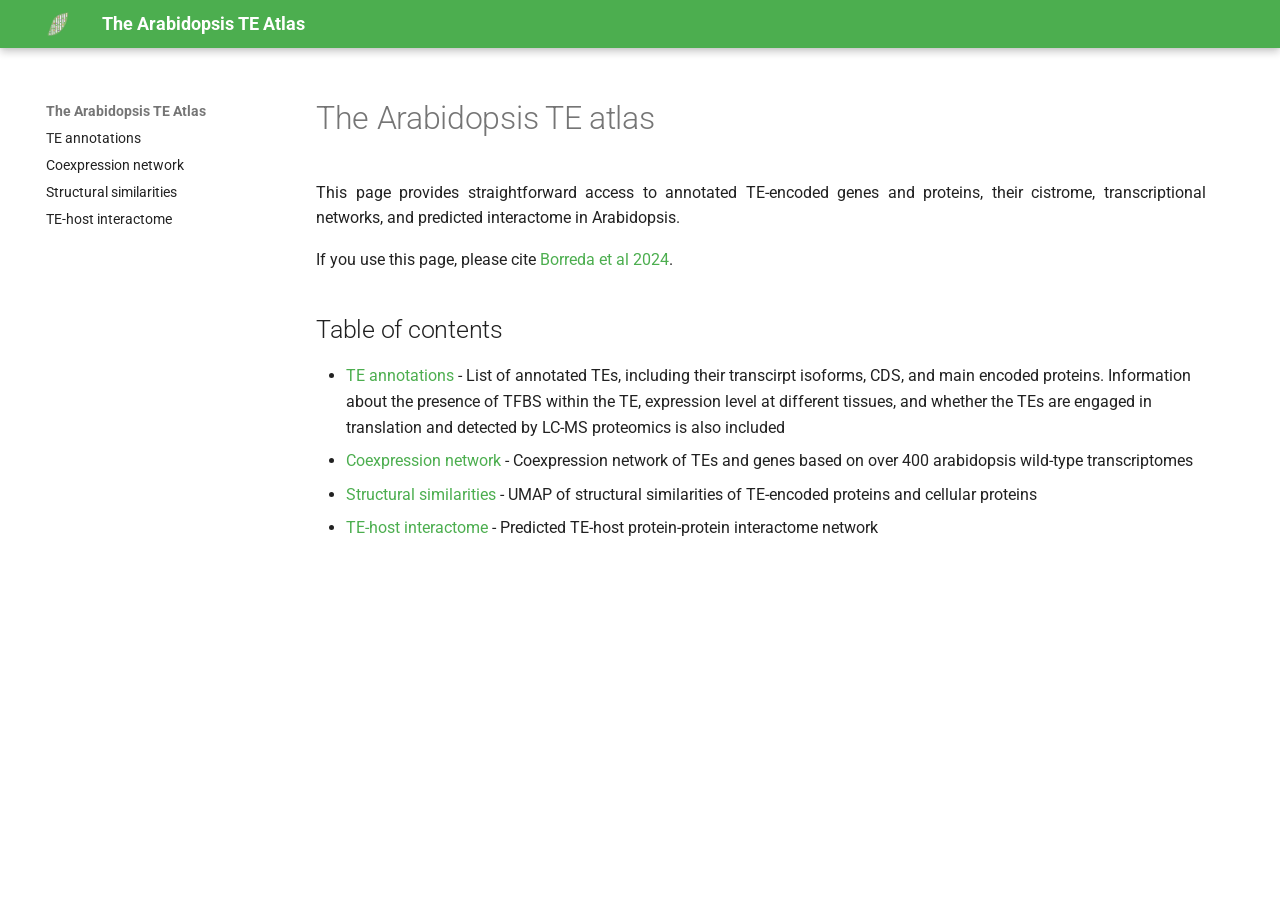
<file: index.html>
<!doctype html>
<html lang="en" class="no-js">
  <head>
    
      <meta charset="utf-8">
      <meta name="viewport" content="width=device-width,initial-scale=1">
      
      
      
      
      
      
      <link rel="icon" href="resources/qlab_logo.crop.png">
      <meta name="generator" content="mkdocs-1.6.1, mkdocs-material-9.6.15">
    
    
      
        <title>The Arabidopsis TE Atlas</title>
      
    
    
      <link rel="stylesheet" href="assets/stylesheets/main.342714a4.min.css">
      
        
        <link rel="stylesheet" href="assets/stylesheets/palette.06af60db.min.css">
      
      


    
    
      
    
    
      
        
        
        <link rel="preconnect" href="https://fonts.gstatic.com" crossorigin>
        <link rel="stylesheet" href="https://fonts.googleapis.com/css?family=Roboto:300,300i,400,400i,700,700i%7CRoboto+Mono:400,400i,700,700i&display=fallback">
        <style>:root{--md-text-font:"Roboto";--md-code-font:"Roboto Mono"}</style>
      
    
    
      <link rel="stylesheet" href="css/fullwidth.css">
    
      <link rel="stylesheet" href="css/extra.css">
    
      <link rel="stylesheet" href="css/custom.css">
    
    <script>__md_scope=new URL(".",location),__md_hash=e=>[...e].reduce(((e,_)=>(e<<5)-e+_.charCodeAt(0)),0),__md_get=(e,_=localStorage,t=__md_scope)=>JSON.parse(_.getItem(t.pathname+"."+e)),__md_set=(e,_,t=localStorage,a=__md_scope)=>{try{t.setItem(a.pathname+"."+e,JSON.stringify(_))}catch(e){}}</script>
    
      

    
    
    
  </head>
  
  
    
    
    
    
    
    <body dir="ltr" data-md-color-scheme="default" data-md-color-primary="green" data-md-color-accent="indigo">
  
    
    <input class="md-toggle" data-md-toggle="drawer" type="checkbox" id="__drawer" autocomplete="off">
    <input class="md-toggle" data-md-toggle="search" type="checkbox" id="__search" autocomplete="off">
    <label class="md-overlay" for="__drawer"></label>
    <div data-md-component="skip">
      
        
        <a href="#the-arabidopsis-te-atlas" class="md-skip">
          Skip to content
        </a>
      
    </div>
    <div data-md-component="announce">
      
    </div>
    
    
      

  

<header class="md-header md-header--shadow" data-md-component="header">
  <nav class="md-header__inner md-grid" aria-label="Header">
    <a href="." title="The Arabidopsis TE Atlas" class="md-header__button md-logo" aria-label="The Arabidopsis TE Atlas" data-md-component="logo">
      
  <img src="resources/qlab_logo.crop.png" alt="logo">

    </a>
    <label class="md-header__button md-icon" for="__drawer">
      
      <svg xmlns="http://www.w3.org/2000/svg" viewBox="0 0 24 24"><path d="M3 6h18v2H3zm0 5h18v2H3zm0 5h18v2H3z"/></svg>
    </label>
    <div class="md-header__title" data-md-component="header-title">
      <div class="md-header__ellipsis">
        <div class="md-header__topic">
          <span class="md-ellipsis">
            The Arabidopsis TE Atlas
          </span>
        </div>
        <div class="md-header__topic" data-md-component="header-topic">
          <span class="md-ellipsis">
            
              The Arabidopsis TE atlas
            
          </span>
        </div>
      </div>
    </div>
    
      
    
    
    
    
    
  </nav>
  
</header>
    
    <div class="md-container" data-md-component="container">
      
      
        
          
        
      
      <main class="md-main" data-md-component="main">
        <div class="md-main__inner md-grid">
          
            
              
              <div class="md-sidebar md-sidebar--primary" data-md-component="sidebar" data-md-type="navigation" >
                <div class="md-sidebar__scrollwrap">
                  <div class="md-sidebar__inner">
                    



<nav class="md-nav md-nav--primary" aria-label="Navigation" data-md-level="0">
  <label class="md-nav__title" for="__drawer">
    <a href="." title="The Arabidopsis TE Atlas" class="md-nav__button md-logo" aria-label="The Arabidopsis TE Atlas" data-md-component="logo">
      
  <img src="resources/qlab_logo.crop.png" alt="logo">

    </a>
    The Arabidopsis TE Atlas
  </label>
  
  <ul class="md-nav__list" data-md-scrollfix>
    
      
      
  
  
  
  
    <li class="md-nav__item">
      <a href="elements/" class="md-nav__link">
        
  
  
  <span class="md-ellipsis">
    TE annotations
    
  </span>
  

      </a>
    </li>
  

    
      
      
  
  
  
  
    <li class="md-nav__item">
      <a href="coexpression/" class="md-nav__link">
        
  
  
  <span class="md-ellipsis">
    Coexpression network
    
  </span>
  

      </a>
    </li>
  

    
      
      
  
  
  
  
    <li class="md-nav__item">
      <a href="struct_sim/" class="md-nav__link">
        
  
  
  <span class="md-ellipsis">
    Structural similarities
    
  </span>
  

      </a>
    </li>
  

    
      
      
  
  
  
  
    <li class="md-nav__item">
      <a href="interacts/" class="md-nav__link">
        
  
  
  <span class="md-ellipsis">
    TE-host interactome
    
  </span>
  

      </a>
    </li>
  

    
  </ul>
</nav>
                  </div>
                </div>
              </div>
            
            
              
              <div class="md-sidebar md-sidebar--secondary" data-md-component="sidebar" data-md-type="toc" >
                <div class="md-sidebar__scrollwrap">
                  <div class="md-sidebar__inner">
                    

<nav class="md-nav md-nav--secondary" aria-label="Table of contents">
  
  
  
    
  
  
    <label class="md-nav__title" for="__toc">
      <span class="md-nav__icon md-icon"></span>
      Table of contents
    </label>
    <ul class="md-nav__list" data-md-component="toc" data-md-scrollfix>
      
        <li class="md-nav__item">
  <a href="#table-of-contents" class="md-nav__link">
    <span class="md-ellipsis">
      Table of contents
    </span>
  </a>
  
</li>
      
    </ul>
  
</nav>
                  </div>
                </div>
              </div>
            
          
          
            <div class="md-content" data-md-component="content">
              <article class="md-content__inner md-typeset">
                
                  



<h1 id="the-arabidopsis-te-atlas">The Arabidopsis TE atlas</h1>
<p>This page provides straightforward access to annotated TE-encoded genes and proteins, their cistrome, transcriptional networks, and predicted interactome in Arabidopsis. </p>
<p>If you use this page, please cite <a href="https://www.biorxiv.org/content/10.1101/2024.04.02.587720v1">Borreda et al 2024</a>.</p>
<h2 id="table-of-contents">Table of contents</h2>
<ul>
<li><a href="elements/">TE annotations</a> - List of annotated TEs, including their transcirpt isoforms, CDS, and main encoded proteins. Information about the presence of TFBS within the TE, expression level at different tissues, and whether the TEs are engaged in translation and detected by LC-MS proteomics is also included</li>
<li><a href="coexpression/">Coexpression network</a> - Coexpression network of TEs and genes based on over 400 arabidopsis wild-type transcriptomes</li>
<li><a href="struct_sim/">Structural similarities</a> - UMAP of structural similarities of TE-encoded proteins and cellular proteins</li>
<li><a href="interacts/">TE-host interactome</a> - Predicted TE-host protein-protein interactome network</li>
</ul>












                
              </article>
            </div>
          
          
<script>var target=document.getElementById(location.hash.slice(1));target&&target.name&&(target.checked=target.name.startsWith("__tabbed_"))</script>
        </div>
        
          <button type="button" class="md-top md-icon" data-md-component="top" hidden>
  
  <svg xmlns="http://www.w3.org/2000/svg" viewBox="0 0 24 24"><path d="M13 20h-2V8l-5.5 5.5-1.42-1.42L12 4.16l7.92 7.92-1.42 1.42L13 8z"/></svg>
  Back to top
</button>
        
      </main>
      
        <footer class="md-footer">
  
  <div class="md-footer-meta md-typeset">
    <div class="md-footer-meta__inner md-grid">
      <div class="md-copyright">
  
  
    Made with
    <a href="https://squidfunk.github.io/mkdocs-material/" target="_blank" rel="noopener">
      Material for MkDocs
    </a>
  
</div>
      
    </div>
  </div>
</footer>
      
    </div>
    <div class="md-dialog" data-md-component="dialog">
      <div class="md-dialog__inner md-typeset"></div>
    </div>
    
    
    
      
      <script id="__config" type="application/json">{"base": ".", "features": ["navigation.expand", "navigation.sections", "navigation.top"], "search": "assets/javascripts/workers/search.d50fe291.min.js", "tags": null, "translations": {"clipboard.copied": "Copied to clipboard", "clipboard.copy": "Copy to clipboard", "search.result.more.one": "1 more on this page", "search.result.more.other": "# more on this page", "search.result.none": "No matching documents", "search.result.one": "1 matching document", "search.result.other": "# matching documents", "search.result.placeholder": "Type to start searching", "search.result.term.missing": "Missing", "select.version": "Select version"}, "version": null}</script>
    
    
      <script src="assets/javascripts/bundle.56ea9cef.min.js"></script>
      
    
  </body>
</html>
</file>
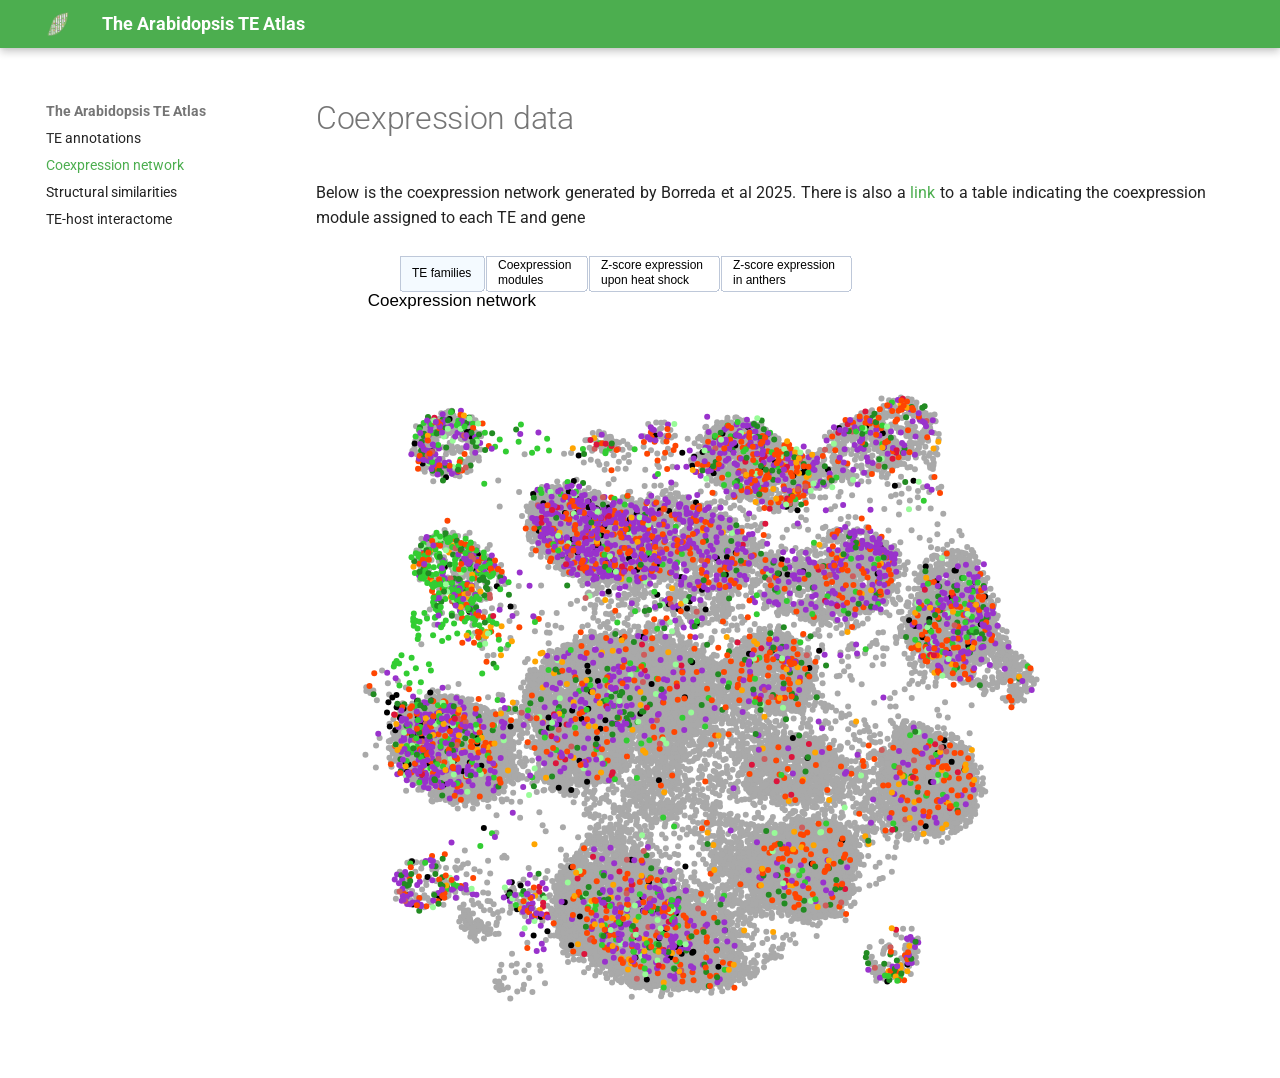
<file: coexpression/index.html>
<!doctype html>
<html lang="en" class="no-js">
  <head>
    
      <meta charset="utf-8">
      <meta name="viewport" content="width=device-width,initial-scale=1">
      
      
      
      
        <link rel="prev" href="../elements/">
      
      
        <link rel="next" href="../struct_sim/">
      
      
      <link rel="icon" href="../resources/qlab_logo.crop.png">
      <meta name="generator" content="mkdocs-1.6.1, mkdocs-material-9.6.15">
    
    
      
        <title>Coexpression network - The Arabidopsis TE Atlas</title>
      
    
    
      <link rel="stylesheet" href="../assets/stylesheets/main.342714a4.min.css">
      
        
        <link rel="stylesheet" href="../assets/stylesheets/palette.06af60db.min.css">
      
      


    
    
      
    
    
      
        
        
        <link rel="preconnect" href="https://fonts.gstatic.com" crossorigin>
        <link rel="stylesheet" href="https://fonts.googleapis.com/css?family=Roboto:300,300i,400,400i,700,700i%7CRoboto+Mono:400,400i,700,700i&display=fallback">
        <style>:root{--md-text-font:"Roboto";--md-code-font:"Roboto Mono"}</style>
      
    
    
      <link rel="stylesheet" href="../css/fullwidth.css">
    
      <link rel="stylesheet" href="../css/extra.css">
    
      <link rel="stylesheet" href="../css/custom.css">
    
    <script>__md_scope=new URL("..",location),__md_hash=e=>[...e].reduce(((e,_)=>(e<<5)-e+_.charCodeAt(0)),0),__md_get=(e,_=localStorage,t=__md_scope)=>JSON.parse(_.getItem(t.pathname+"."+e)),__md_set=(e,_,t=localStorage,a=__md_scope)=>{try{t.setItem(a.pathname+"."+e,JSON.stringify(_))}catch(e){}}</script>
    
      

    
    
    
  </head>
  
  
    
    
    
    
    
    <body dir="ltr" data-md-color-scheme="default" data-md-color-primary="green" data-md-color-accent="indigo">
  
    
    <input class="md-toggle" data-md-toggle="drawer" type="checkbox" id="__drawer" autocomplete="off">
    <input class="md-toggle" data-md-toggle="search" type="checkbox" id="__search" autocomplete="off">
    <label class="md-overlay" for="__drawer"></label>
    <div data-md-component="skip">
      
        
        <a href="#coexpression-data" class="md-skip">
          Skip to content
        </a>
      
    </div>
    <div data-md-component="announce">
      
    </div>
    
    
      

  

<header class="md-header md-header--shadow" data-md-component="header">
  <nav class="md-header__inner md-grid" aria-label="Header">
    <a href=".." title="The Arabidopsis TE Atlas" class="md-header__button md-logo" aria-label="The Arabidopsis TE Atlas" data-md-component="logo">
      
  <img src="../resources/qlab_logo.crop.png" alt="logo">

    </a>
    <label class="md-header__button md-icon" for="__drawer">
      
      <svg xmlns="http://www.w3.org/2000/svg" viewBox="0 0 24 24"><path d="M3 6h18v2H3zm0 5h18v2H3zm0 5h18v2H3z"/></svg>
    </label>
    <div class="md-header__title" data-md-component="header-title">
      <div class="md-header__ellipsis">
        <div class="md-header__topic">
          <span class="md-ellipsis">
            The Arabidopsis TE Atlas
          </span>
        </div>
        <div class="md-header__topic" data-md-component="header-topic">
          <span class="md-ellipsis">
            
              Coexpression network
            
          </span>
        </div>
      </div>
    </div>
    
      
    
    
    
    
    
  </nav>
  
</header>
    
    <div class="md-container" data-md-component="container">
      
      
        
          
        
      
      <main class="md-main" data-md-component="main">
        <div class="md-main__inner md-grid">
          
            
              
              <div class="md-sidebar md-sidebar--primary" data-md-component="sidebar" data-md-type="navigation" >
                <div class="md-sidebar__scrollwrap">
                  <div class="md-sidebar__inner">
                    



<nav class="md-nav md-nav--primary" aria-label="Navigation" data-md-level="0">
  <label class="md-nav__title" for="__drawer">
    <a href=".." title="The Arabidopsis TE Atlas" class="md-nav__button md-logo" aria-label="The Arabidopsis TE Atlas" data-md-component="logo">
      
  <img src="../resources/qlab_logo.crop.png" alt="logo">

    </a>
    The Arabidopsis TE Atlas
  </label>
  
  <ul class="md-nav__list" data-md-scrollfix>
    
      
      
  
  
  
  
    <li class="md-nav__item">
      <a href="../elements/" class="md-nav__link">
        
  
  
  <span class="md-ellipsis">
    TE annotations
    
  </span>
  

      </a>
    </li>
  

    
      
      
  
  
    
  
  
  
    <li class="md-nav__item md-nav__item--active">
      
      <input class="md-nav__toggle md-toggle" type="checkbox" id="__toc">
      
      
        
      
      
      <a href="./" class="md-nav__link md-nav__link--active">
        
  
  
  <span class="md-ellipsis">
    Coexpression network
    
  </span>
  

      </a>
      
    </li>
  

    
      
      
  
  
  
  
    <li class="md-nav__item">
      <a href="../struct_sim/" class="md-nav__link">
        
  
  
  <span class="md-ellipsis">
    Structural similarities
    
  </span>
  

      </a>
    </li>
  

    
      
      
  
  
  
  
    <li class="md-nav__item">
      <a href="../interacts/" class="md-nav__link">
        
  
  
  <span class="md-ellipsis">
    TE-host interactome
    
  </span>
  

      </a>
    </li>
  

    
  </ul>
</nav>
                  </div>
                </div>
              </div>
            
            
              
              <div class="md-sidebar md-sidebar--secondary" data-md-component="sidebar" data-md-type="toc" >
                <div class="md-sidebar__scrollwrap">
                  <div class="md-sidebar__inner">
                    

<nav class="md-nav md-nav--secondary" aria-label="Table of contents">
  
  
  
    
  
  
</nav>
                  </div>
                </div>
              </div>
            
          
          
            <div class="md-content" data-md-component="content">
              <article class="md-content__inner md-typeset">
                
                  



<h1 id="coexpression-data">Coexpression data</h1>
<p>Below is the coexpression network generated by Borreda et al 2025. There is also a <a href="table.txt">link</a> to a table indicating the coexpression module assigned to each TE and gene</p>
<iframe src="../resources/html/wgcna_wt_plot.html" width="1200%" height="800px" style="border:none;"></iframe>












                
              </article>
            </div>
          
          
<script>var target=document.getElementById(location.hash.slice(1));target&&target.name&&(target.checked=target.name.startsWith("__tabbed_"))</script>
        </div>
        
          <button type="button" class="md-top md-icon" data-md-component="top" hidden>
  
  <svg xmlns="http://www.w3.org/2000/svg" viewBox="0 0 24 24"><path d="M13 20h-2V8l-5.5 5.5-1.42-1.42L12 4.16l7.92 7.92-1.42 1.42L13 8z"/></svg>
  Back to top
</button>
        
      </main>
      
        <footer class="md-footer">
  
  <div class="md-footer-meta md-typeset">
    <div class="md-footer-meta__inner md-grid">
      <div class="md-copyright">
  
  
    Made with
    <a href="https://squidfunk.github.io/mkdocs-material/" target="_blank" rel="noopener">
      Material for MkDocs
    </a>
  
</div>
      
    </div>
  </div>
</footer>
      
    </div>
    <div class="md-dialog" data-md-component="dialog">
      <div class="md-dialog__inner md-typeset"></div>
    </div>
    
    
    
      
      <script id="__config" type="application/json">{"base": "..", "features": ["navigation.expand", "navigation.sections", "navigation.top"], "search": "../assets/javascripts/workers/search.d50fe291.min.js", "tags": null, "translations": {"clipboard.copied": "Copied to clipboard", "clipboard.copy": "Copy to clipboard", "search.result.more.one": "1 more on this page", "search.result.more.other": "# more on this page", "search.result.none": "No matching documents", "search.result.one": "1 matching document", "search.result.other": "# matching documents", "search.result.placeholder": "Type to start searching", "search.result.term.missing": "Missing", "select.version": "Select version"}, "version": null}</script>
    
    
      <script src="../assets/javascripts/bundle.56ea9cef.min.js"></script>
      
    
  </body>
</html>
</file>
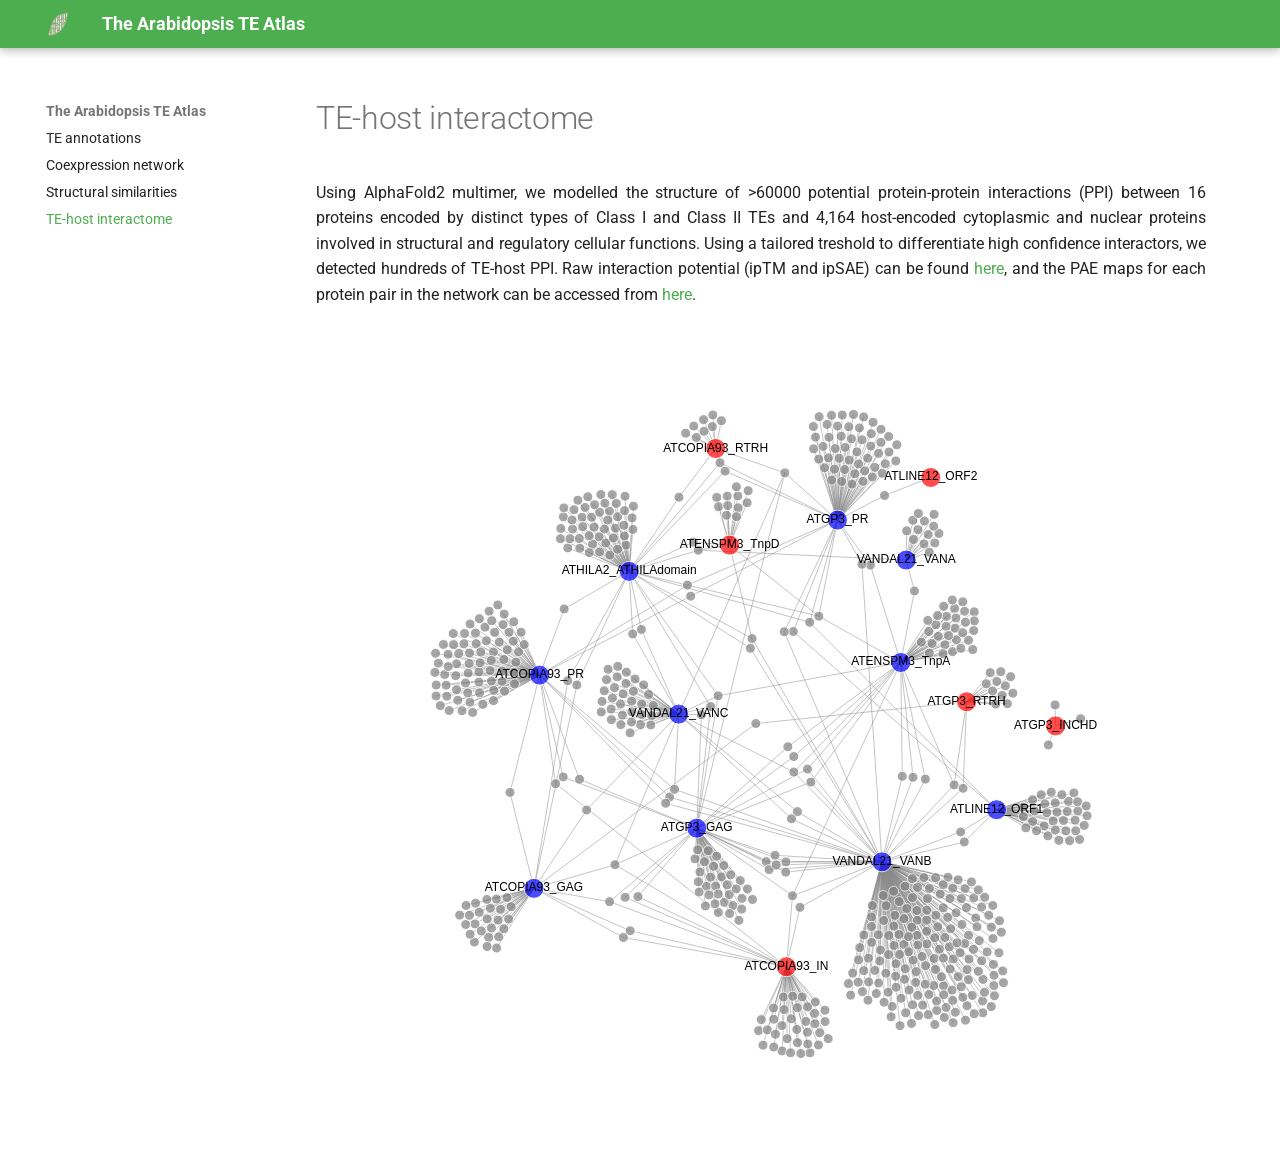
<file: interacts/index.html>
<!doctype html>
<html lang="en" class="no-js">
  <head>
    
      <meta charset="utf-8">
      <meta name="viewport" content="width=device-width,initial-scale=1">
      
      
      
      
        <link rel="prev" href="../struct_sim/">
      
      
      
      <link rel="icon" href="../resources/qlab_logo.crop.png">
      <meta name="generator" content="mkdocs-1.6.1, mkdocs-material-9.6.15">
    
    
      
        <title>TE-host interactome - The Arabidopsis TE Atlas</title>
      
    
    
      <link rel="stylesheet" href="../assets/stylesheets/main.342714a4.min.css">
      
        
        <link rel="stylesheet" href="../assets/stylesheets/palette.06af60db.min.css">
      
      


    
    
      
    
    
      
        
        
        <link rel="preconnect" href="https://fonts.gstatic.com" crossorigin>
        <link rel="stylesheet" href="https://fonts.googleapis.com/css?family=Roboto:300,300i,400,400i,700,700i%7CRoboto+Mono:400,400i,700,700i&display=fallback">
        <style>:root{--md-text-font:"Roboto";--md-code-font:"Roboto Mono"}</style>
      
    
    
      <link rel="stylesheet" href="../css/fullwidth.css">
    
      <link rel="stylesheet" href="../css/extra.css">
    
      <link rel="stylesheet" href="../css/custom.css">
    
    <script>__md_scope=new URL("..",location),__md_hash=e=>[...e].reduce(((e,_)=>(e<<5)-e+_.charCodeAt(0)),0),__md_get=(e,_=localStorage,t=__md_scope)=>JSON.parse(_.getItem(t.pathname+"."+e)),__md_set=(e,_,t=localStorage,a=__md_scope)=>{try{t.setItem(a.pathname+"."+e,JSON.stringify(_))}catch(e){}}</script>
    
      

    
    
    
  </head>
  
  
    
    
    
    
    
    <body dir="ltr" data-md-color-scheme="default" data-md-color-primary="green" data-md-color-accent="indigo">
  
    
    <input class="md-toggle" data-md-toggle="drawer" type="checkbox" id="__drawer" autocomplete="off">
    <input class="md-toggle" data-md-toggle="search" type="checkbox" id="__search" autocomplete="off">
    <label class="md-overlay" for="__drawer"></label>
    <div data-md-component="skip">
      
        
        <a href="#te-host-interactome" class="md-skip">
          Skip to content
        </a>
      
    </div>
    <div data-md-component="announce">
      
    </div>
    
    
      

  

<header class="md-header md-header--shadow" data-md-component="header">
  <nav class="md-header__inner md-grid" aria-label="Header">
    <a href=".." title="The Arabidopsis TE Atlas" class="md-header__button md-logo" aria-label="The Arabidopsis TE Atlas" data-md-component="logo">
      
  <img src="../resources/qlab_logo.crop.png" alt="logo">

    </a>
    <label class="md-header__button md-icon" for="__drawer">
      
      <svg xmlns="http://www.w3.org/2000/svg" viewBox="0 0 24 24"><path d="M3 6h18v2H3zm0 5h18v2H3zm0 5h18v2H3z"/></svg>
    </label>
    <div class="md-header__title" data-md-component="header-title">
      <div class="md-header__ellipsis">
        <div class="md-header__topic">
          <span class="md-ellipsis">
            The Arabidopsis TE Atlas
          </span>
        </div>
        <div class="md-header__topic" data-md-component="header-topic">
          <span class="md-ellipsis">
            
              TE-host interactome
            
          </span>
        </div>
      </div>
    </div>
    
      
    
    
    
    
    
  </nav>
  
</header>
    
    <div class="md-container" data-md-component="container">
      
      
        
          
        
      
      <main class="md-main" data-md-component="main">
        <div class="md-main__inner md-grid">
          
            
              
              <div class="md-sidebar md-sidebar--primary" data-md-component="sidebar" data-md-type="navigation" >
                <div class="md-sidebar__scrollwrap">
                  <div class="md-sidebar__inner">
                    



<nav class="md-nav md-nav--primary" aria-label="Navigation" data-md-level="0">
  <label class="md-nav__title" for="__drawer">
    <a href=".." title="The Arabidopsis TE Atlas" class="md-nav__button md-logo" aria-label="The Arabidopsis TE Atlas" data-md-component="logo">
      
  <img src="../resources/qlab_logo.crop.png" alt="logo">

    </a>
    The Arabidopsis TE Atlas
  </label>
  
  <ul class="md-nav__list" data-md-scrollfix>
    
      
      
  
  
  
  
    <li class="md-nav__item">
      <a href="../elements/" class="md-nav__link">
        
  
  
  <span class="md-ellipsis">
    TE annotations
    
  </span>
  

      </a>
    </li>
  

    
      
      
  
  
  
  
    <li class="md-nav__item">
      <a href="../coexpression/" class="md-nav__link">
        
  
  
  <span class="md-ellipsis">
    Coexpression network
    
  </span>
  

      </a>
    </li>
  

    
      
      
  
  
  
  
    <li class="md-nav__item">
      <a href="../struct_sim/" class="md-nav__link">
        
  
  
  <span class="md-ellipsis">
    Structural similarities
    
  </span>
  

      </a>
    </li>
  

    
      
      
  
  
    
  
  
  
    <li class="md-nav__item md-nav__item--active">
      
      <input class="md-nav__toggle md-toggle" type="checkbox" id="__toc">
      
      
        
      
      
      <a href="./" class="md-nav__link md-nav__link--active">
        
  
  
  <span class="md-ellipsis">
    TE-host interactome
    
  </span>
  

      </a>
      
    </li>
  

    
  </ul>
</nav>
                  </div>
                </div>
              </div>
            
            
              
              <div class="md-sidebar md-sidebar--secondary" data-md-component="sidebar" data-md-type="toc" >
                <div class="md-sidebar__scrollwrap">
                  <div class="md-sidebar__inner">
                    

<nav class="md-nav md-nav--secondary" aria-label="Table of contents">
  
  
  
    
  
  
</nav>
                  </div>
                </div>
              </div>
            
          
          
            <div class="md-content" data-md-component="content">
              <article class="md-content__inner md-typeset">
                
                  



<h1 id="te-host-interactome">TE-host interactome</h1>
<p>Using AlphaFold2 multimer, we modelled the structure of &gt;60000 potential protein-protein interactions (PPI) between 16 proteins encoded by distinct types of Class I and Class II TEs and 4,164 host-encoded cytoplasmic and nuclear proteins involved in structural and regulatory cellular functions. Using a tailored treshold to differentiate high confidence interactors, we detected hundreds of TE-host PPI. Raw interaction potential (ipTM and ipSAE) can be found <a href="table.txt">here</a>, and the PAE maps for each protein pair in the network can be accessed from <a href="../resources/pae_maps/">here</a>.</p>
<iframe src="../resources/html/network_plot.html" width="1200%" height="800px" style="border:none;"></iframe>












                
              </article>
            </div>
          
          
<script>var target=document.getElementById(location.hash.slice(1));target&&target.name&&(target.checked=target.name.startsWith("__tabbed_"))</script>
        </div>
        
          <button type="button" class="md-top md-icon" data-md-component="top" hidden>
  
  <svg xmlns="http://www.w3.org/2000/svg" viewBox="0 0 24 24"><path d="M13 20h-2V8l-5.5 5.5-1.42-1.42L12 4.16l7.92 7.92-1.42 1.42L13 8z"/></svg>
  Back to top
</button>
        
      </main>
      
        <footer class="md-footer">
  
  <div class="md-footer-meta md-typeset">
    <div class="md-footer-meta__inner md-grid">
      <div class="md-copyright">
  
  
    Made with
    <a href="https://squidfunk.github.io/mkdocs-material/" target="_blank" rel="noopener">
      Material for MkDocs
    </a>
  
</div>
      
    </div>
  </div>
</footer>
      
    </div>
    <div class="md-dialog" data-md-component="dialog">
      <div class="md-dialog__inner md-typeset"></div>
    </div>
    
    
    
      
      <script id="__config" type="application/json">{"base": "..", "features": ["navigation.expand", "navigation.sections", "navigation.top"], "search": "../assets/javascripts/workers/search.d50fe291.min.js", "tags": null, "translations": {"clipboard.copied": "Copied to clipboard", "clipboard.copy": "Copy to clipboard", "search.result.more.one": "1 more on this page", "search.result.more.other": "# more on this page", "search.result.none": "No matching documents", "search.result.one": "1 matching document", "search.result.other": "# matching documents", "search.result.placeholder": "Type to start searching", "search.result.term.missing": "Missing", "select.version": "Select version"}, "version": null}</script>
    
    
      <script src="../assets/javascripts/bundle.56ea9cef.min.js"></script>
      
    
  </body>
</html>
</file>
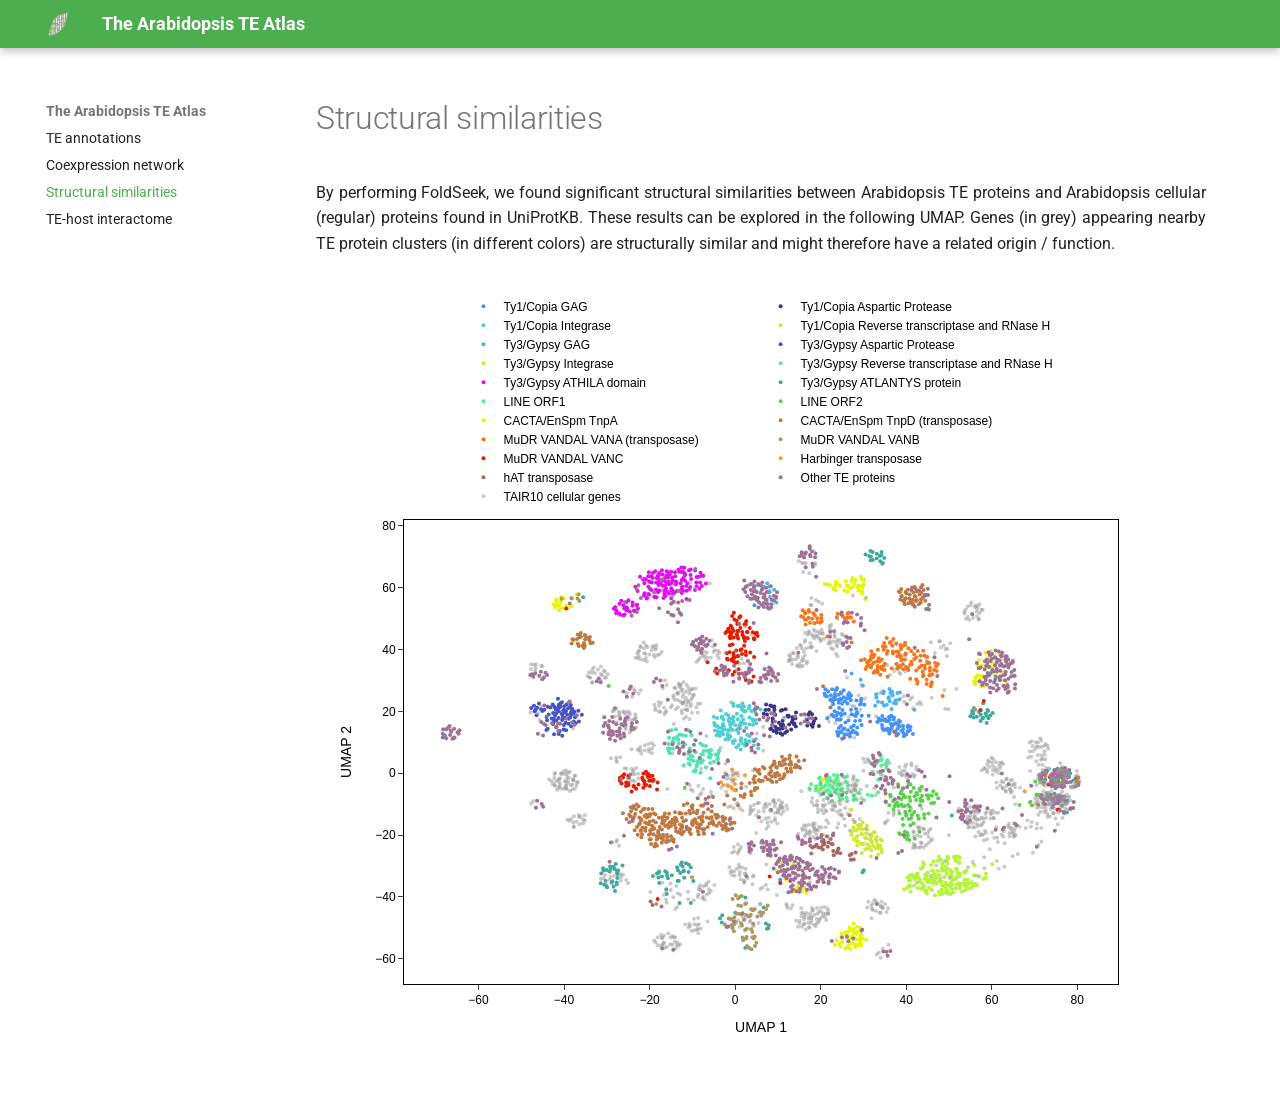
<file: struct_sim/index.html>
<!doctype html>
<html lang="en" class="no-js">
  <head>
    
      <meta charset="utf-8">
      <meta name="viewport" content="width=device-width,initial-scale=1">
      
      
      
      
        <link rel="prev" href="../coexpression/">
      
      
        <link rel="next" href="../interacts/">
      
      
      <link rel="icon" href="../resources/qlab_logo.crop.png">
      <meta name="generator" content="mkdocs-1.6.1, mkdocs-material-9.6.15">
    
    
      
        <title>Structural similarities - The Arabidopsis TE Atlas</title>
      
    
    
      <link rel="stylesheet" href="../assets/stylesheets/main.342714a4.min.css">
      
        
        <link rel="stylesheet" href="../assets/stylesheets/palette.06af60db.min.css">
      
      


    
    
      
    
    
      
        
        
        <link rel="preconnect" href="https://fonts.gstatic.com" crossorigin>
        <link rel="stylesheet" href="https://fonts.googleapis.com/css?family=Roboto:300,300i,400,400i,700,700i%7CRoboto+Mono:400,400i,700,700i&display=fallback">
        <style>:root{--md-text-font:"Roboto";--md-code-font:"Roboto Mono"}</style>
      
    
    
      <link rel="stylesheet" href="../css/fullwidth.css">
    
      <link rel="stylesheet" href="../css/extra.css">
    
      <link rel="stylesheet" href="../css/custom.css">
    
    <script>__md_scope=new URL("..",location),__md_hash=e=>[...e].reduce(((e,_)=>(e<<5)-e+_.charCodeAt(0)),0),__md_get=(e,_=localStorage,t=__md_scope)=>JSON.parse(_.getItem(t.pathname+"."+e)),__md_set=(e,_,t=localStorage,a=__md_scope)=>{try{t.setItem(a.pathname+"."+e,JSON.stringify(_))}catch(e){}}</script>
    
      

    
    
    
  </head>
  
  
    
    
    
    
    
    <body dir="ltr" data-md-color-scheme="default" data-md-color-primary="green" data-md-color-accent="indigo">
  
    
    <input class="md-toggle" data-md-toggle="drawer" type="checkbox" id="__drawer" autocomplete="off">
    <input class="md-toggle" data-md-toggle="search" type="checkbox" id="__search" autocomplete="off">
    <label class="md-overlay" for="__drawer"></label>
    <div data-md-component="skip">
      
        
        <a href="#structural-similarities" class="md-skip">
          Skip to content
        </a>
      
    </div>
    <div data-md-component="announce">
      
    </div>
    
    
      

  

<header class="md-header md-header--shadow" data-md-component="header">
  <nav class="md-header__inner md-grid" aria-label="Header">
    <a href=".." title="The Arabidopsis TE Atlas" class="md-header__button md-logo" aria-label="The Arabidopsis TE Atlas" data-md-component="logo">
      
  <img src="../resources/qlab_logo.crop.png" alt="logo">

    </a>
    <label class="md-header__button md-icon" for="__drawer">
      
      <svg xmlns="http://www.w3.org/2000/svg" viewBox="0 0 24 24"><path d="M3 6h18v2H3zm0 5h18v2H3zm0 5h18v2H3z"/></svg>
    </label>
    <div class="md-header__title" data-md-component="header-title">
      <div class="md-header__ellipsis">
        <div class="md-header__topic">
          <span class="md-ellipsis">
            The Arabidopsis TE Atlas
          </span>
        </div>
        <div class="md-header__topic" data-md-component="header-topic">
          <span class="md-ellipsis">
            
              Structural similarities
            
          </span>
        </div>
      </div>
    </div>
    
      
    
    
    
    
    
  </nav>
  
</header>
    
    <div class="md-container" data-md-component="container">
      
      
        
          
        
      
      <main class="md-main" data-md-component="main">
        <div class="md-main__inner md-grid">
          
            
              
              <div class="md-sidebar md-sidebar--primary" data-md-component="sidebar" data-md-type="navigation" >
                <div class="md-sidebar__scrollwrap">
                  <div class="md-sidebar__inner">
                    



<nav class="md-nav md-nav--primary" aria-label="Navigation" data-md-level="0">
  <label class="md-nav__title" for="__drawer">
    <a href=".." title="The Arabidopsis TE Atlas" class="md-nav__button md-logo" aria-label="The Arabidopsis TE Atlas" data-md-component="logo">
      
  <img src="../resources/qlab_logo.crop.png" alt="logo">

    </a>
    The Arabidopsis TE Atlas
  </label>
  
  <ul class="md-nav__list" data-md-scrollfix>
    
      
      
  
  
  
  
    <li class="md-nav__item">
      <a href="../elements/" class="md-nav__link">
        
  
  
  <span class="md-ellipsis">
    TE annotations
    
  </span>
  

      </a>
    </li>
  

    
      
      
  
  
  
  
    <li class="md-nav__item">
      <a href="../coexpression/" class="md-nav__link">
        
  
  
  <span class="md-ellipsis">
    Coexpression network
    
  </span>
  

      </a>
    </li>
  

    
      
      
  
  
    
  
  
  
    <li class="md-nav__item md-nav__item--active">
      
      <input class="md-nav__toggle md-toggle" type="checkbox" id="__toc">
      
      
        
      
      
      <a href="./" class="md-nav__link md-nav__link--active">
        
  
  
  <span class="md-ellipsis">
    Structural similarities
    
  </span>
  

      </a>
      
    </li>
  

    
      
      
  
  
  
  
    <li class="md-nav__item">
      <a href="../interacts/" class="md-nav__link">
        
  
  
  <span class="md-ellipsis">
    TE-host interactome
    
  </span>
  

      </a>
    </li>
  

    
  </ul>
</nav>
                  </div>
                </div>
              </div>
            
            
              
              <div class="md-sidebar md-sidebar--secondary" data-md-component="sidebar" data-md-type="toc" >
                <div class="md-sidebar__scrollwrap">
                  <div class="md-sidebar__inner">
                    

<nav class="md-nav md-nav--secondary" aria-label="Table of contents">
  
  
  
    
  
  
</nav>
                  </div>
                </div>
              </div>
            
          
          
            <div class="md-content" data-md-component="content">
              <article class="md-content__inner md-typeset">
                
                  



<h1 id="structural-similarities">Structural similarities</h1>
<p>By performing FoldSeek, we found significant structural similarities between Arabidopsis TE proteins and Arabidopsis cellular (regular) proteins found in UniProtKB. These results can be explored in the following UMAP. Genes (in grey) appearing nearby TE protein clusters (in different colors) are structurally similar and might therefore have a related origin / function.</p>
<iframe src="../resources/html/umap_sds_50N_5D_4Ran.envs.simple.toweb.html" width="1200%" height="800px" style="border:none;"></iframe>












                
              </article>
            </div>
          
          
<script>var target=document.getElementById(location.hash.slice(1));target&&target.name&&(target.checked=target.name.startsWith("__tabbed_"))</script>
        </div>
        
          <button type="button" class="md-top md-icon" data-md-component="top" hidden>
  
  <svg xmlns="http://www.w3.org/2000/svg" viewBox="0 0 24 24"><path d="M13 20h-2V8l-5.5 5.5-1.42-1.42L12 4.16l7.92 7.92-1.42 1.42L13 8z"/></svg>
  Back to top
</button>
        
      </main>
      
        <footer class="md-footer">
  
  <div class="md-footer-meta md-typeset">
    <div class="md-footer-meta__inner md-grid">
      <div class="md-copyright">
  
  
    Made with
    <a href="https://squidfunk.github.io/mkdocs-material/" target="_blank" rel="noopener">
      Material for MkDocs
    </a>
  
</div>
      
    </div>
  </div>
</footer>
      
    </div>
    <div class="md-dialog" data-md-component="dialog">
      <div class="md-dialog__inner md-typeset"></div>
    </div>
    
    
    
      
      <script id="__config" type="application/json">{"base": "..", "features": ["navigation.expand", "navigation.sections", "navigation.top"], "search": "../assets/javascripts/workers/search.d50fe291.min.js", "tags": null, "translations": {"clipboard.copied": "Copied to clipboard", "clipboard.copy": "Copy to clipboard", "search.result.more.one": "1 more on this page", "search.result.more.other": "# more on this page", "search.result.none": "No matching documents", "search.result.one": "1 matching document", "search.result.other": "# matching documents", "search.result.placeholder": "Type to start searching", "search.result.term.missing": "Missing", "select.version": "Select version"}, "version": null}</script>
    
    
      <script src="../assets/javascripts/bundle.56ea9cef.min.js"></script>
      
    
  </body>
</html>
</file>
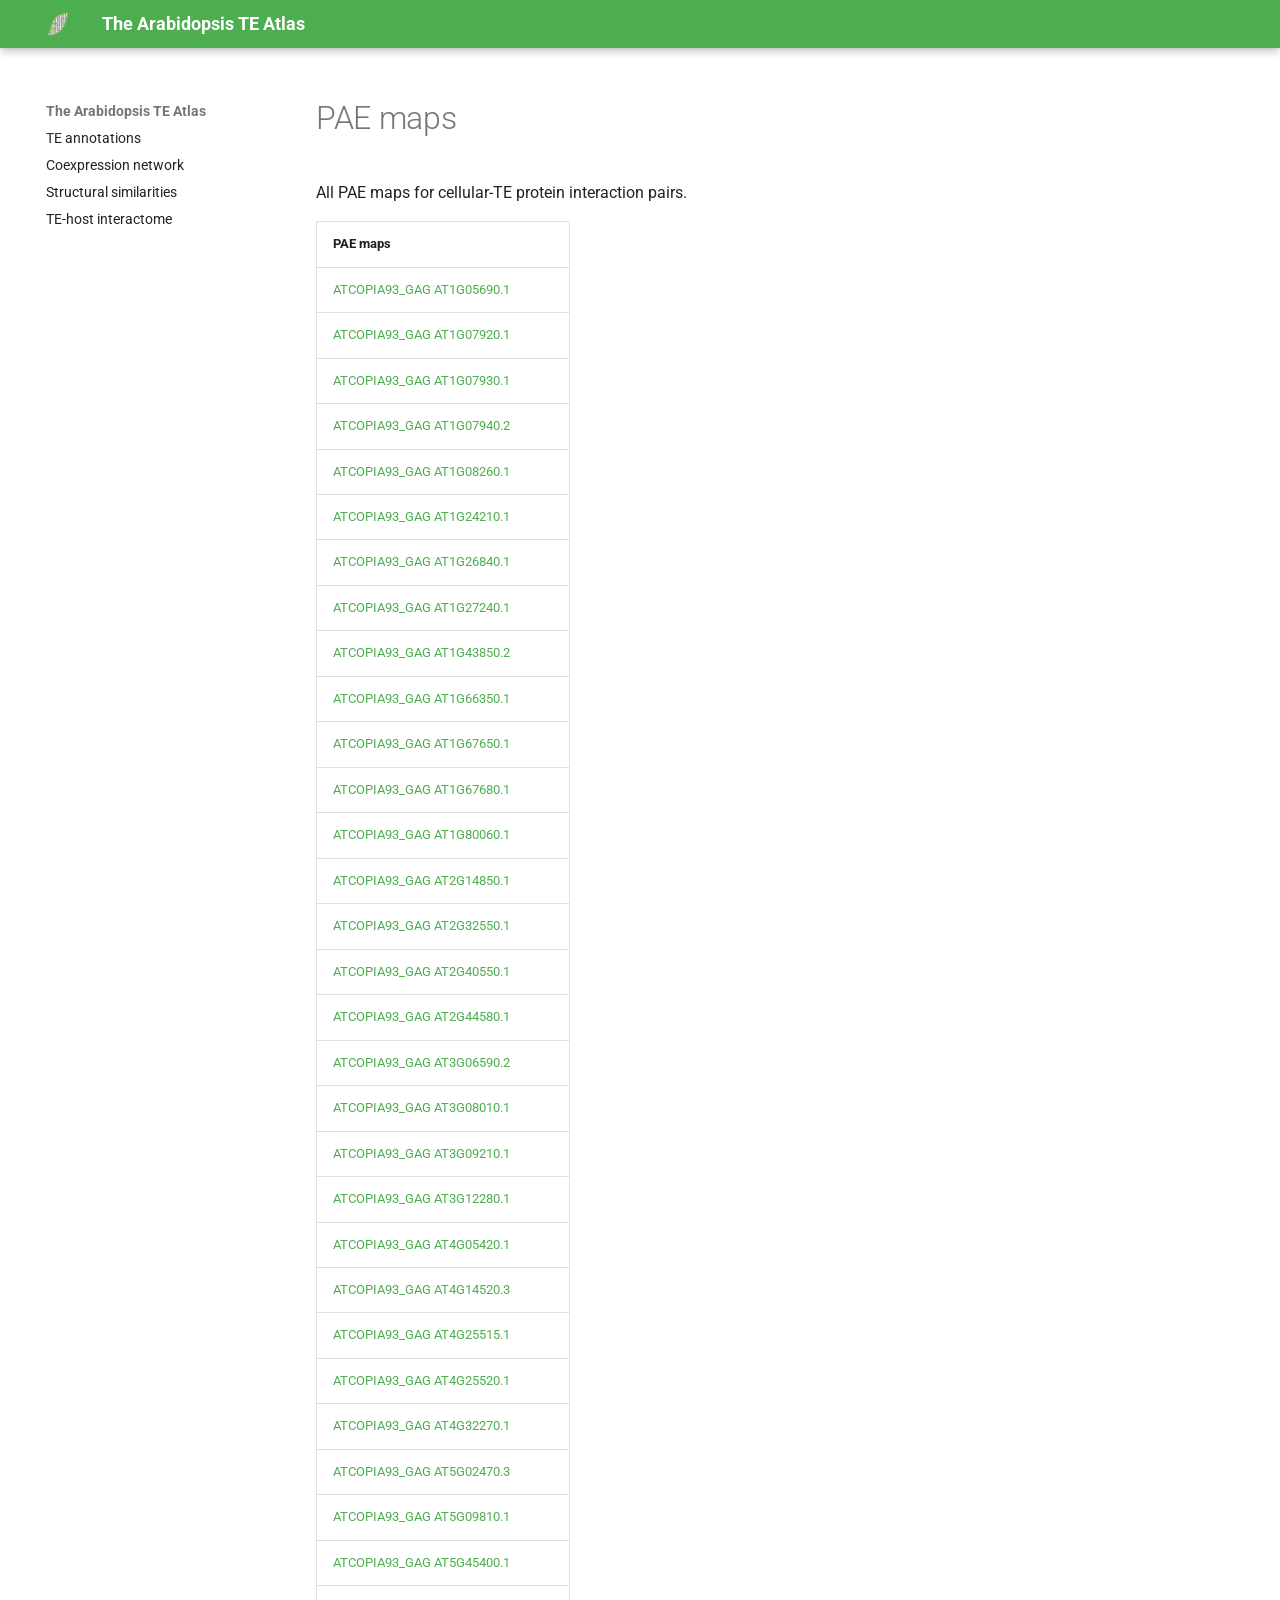
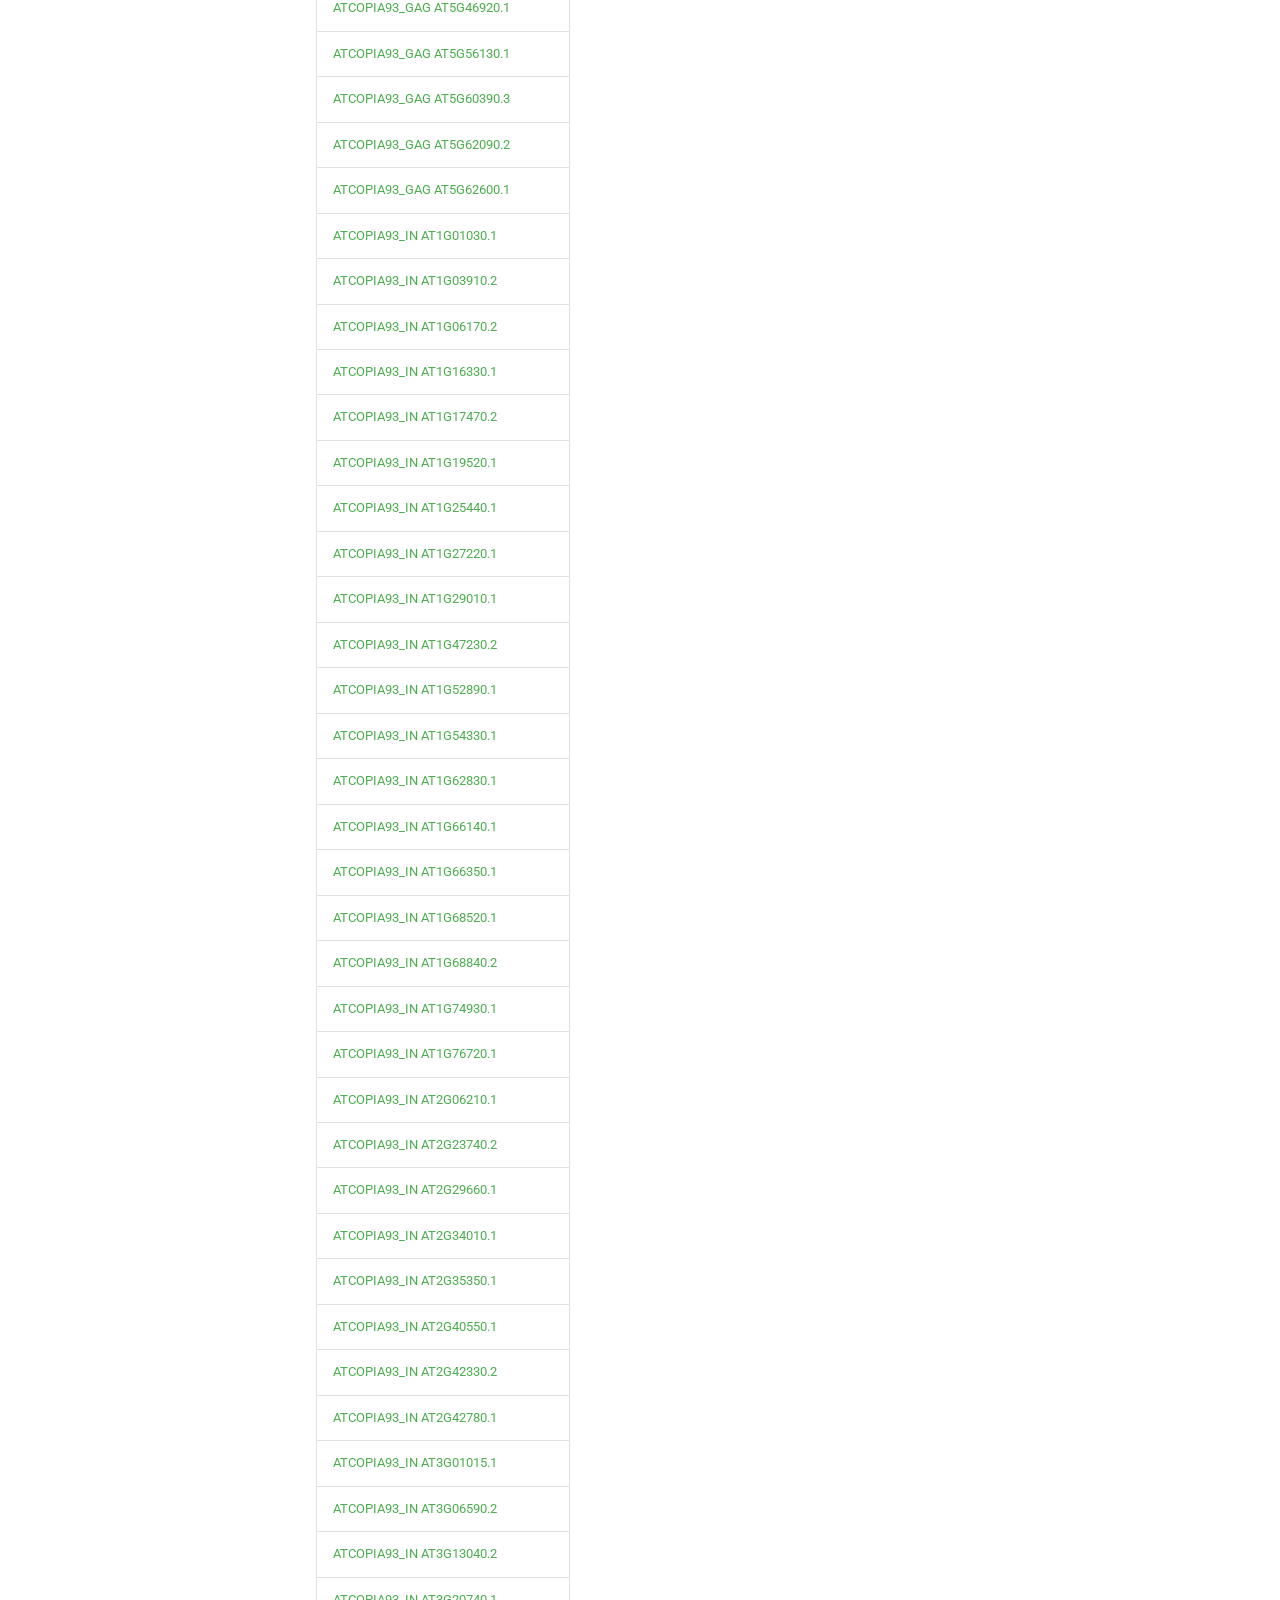
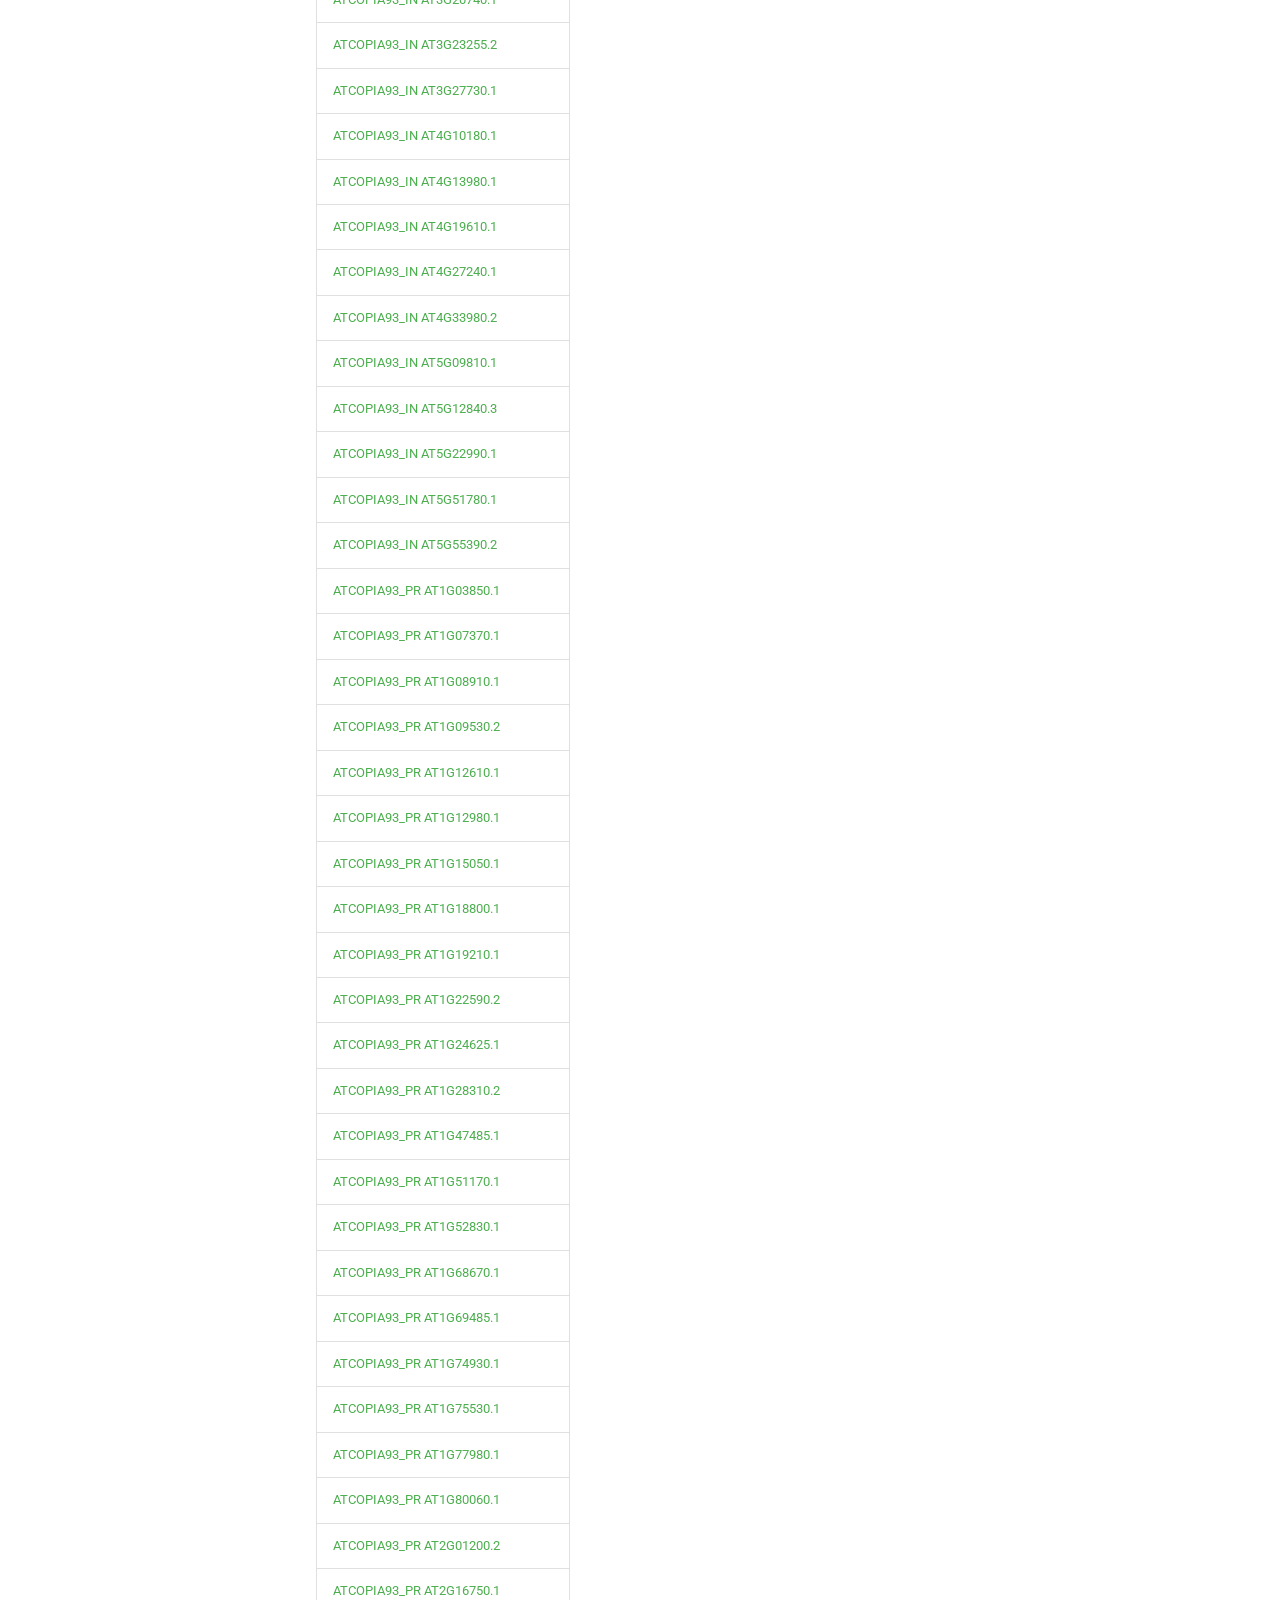
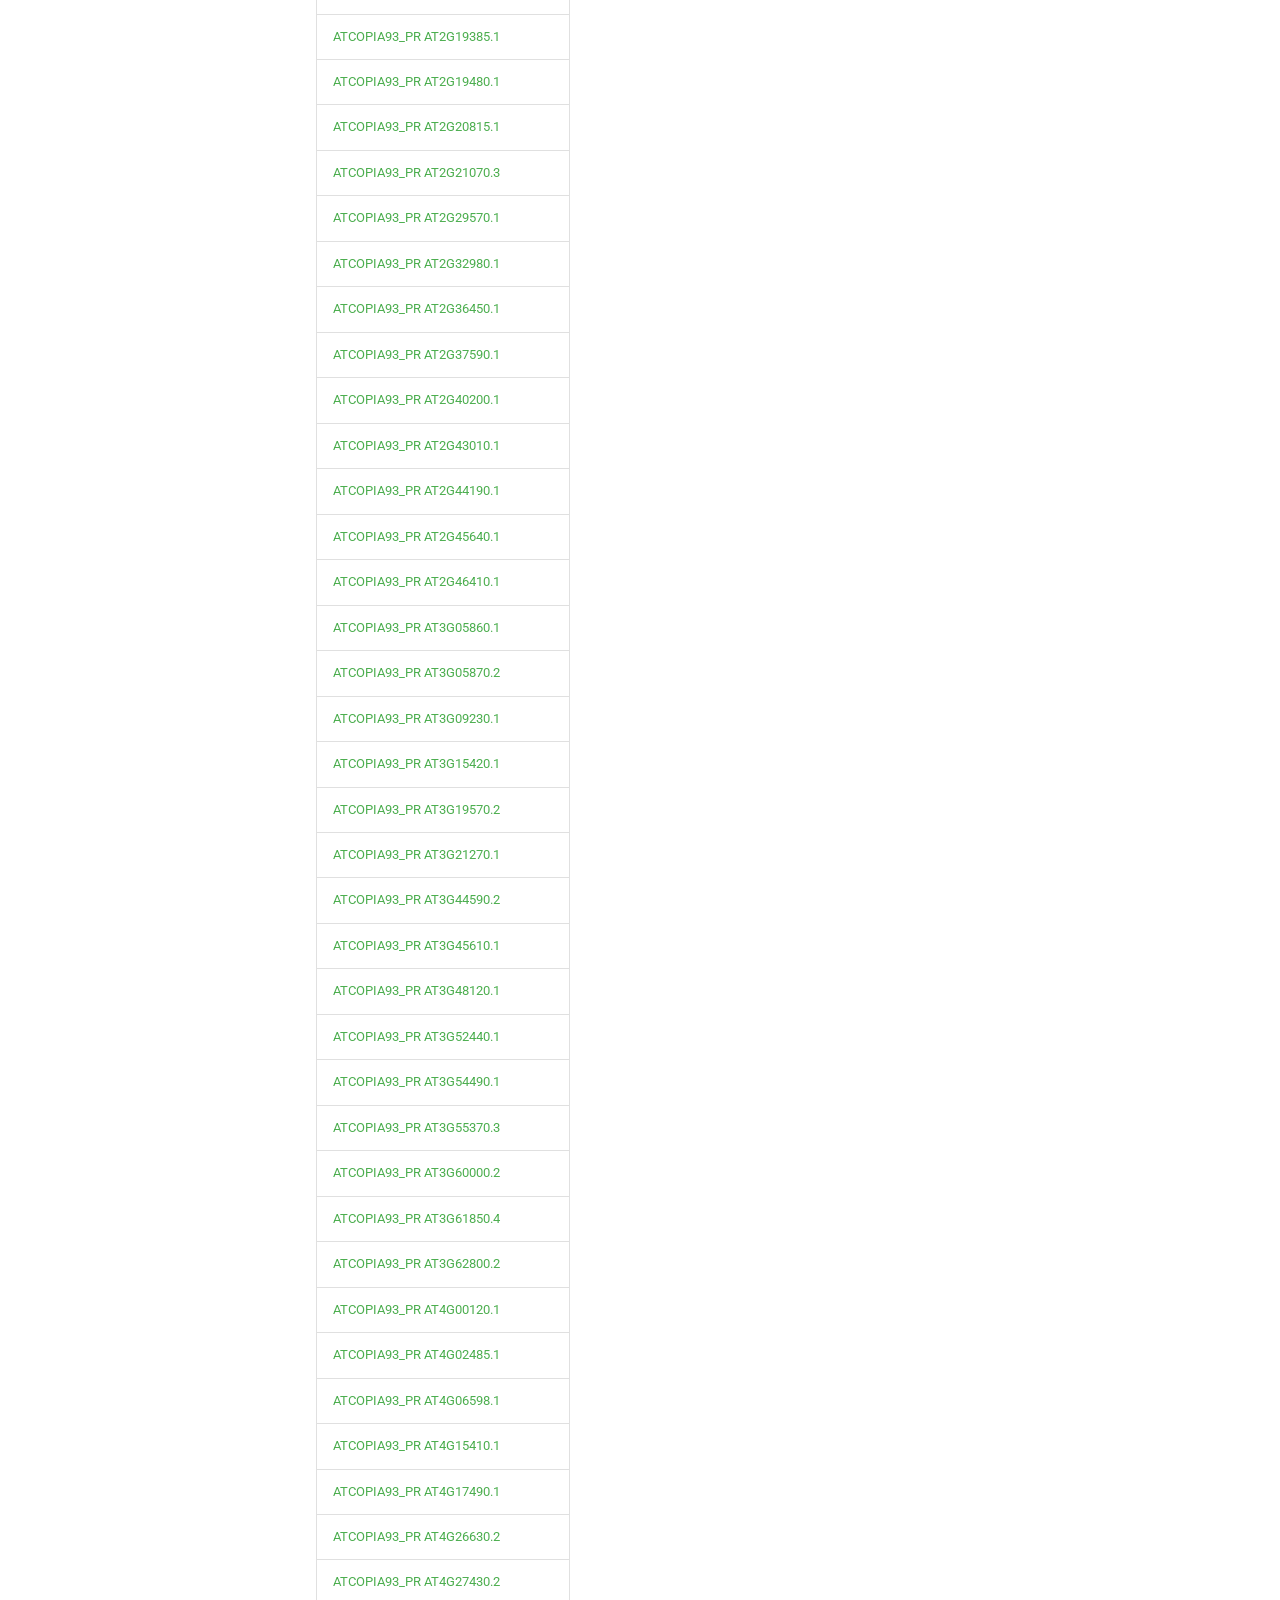
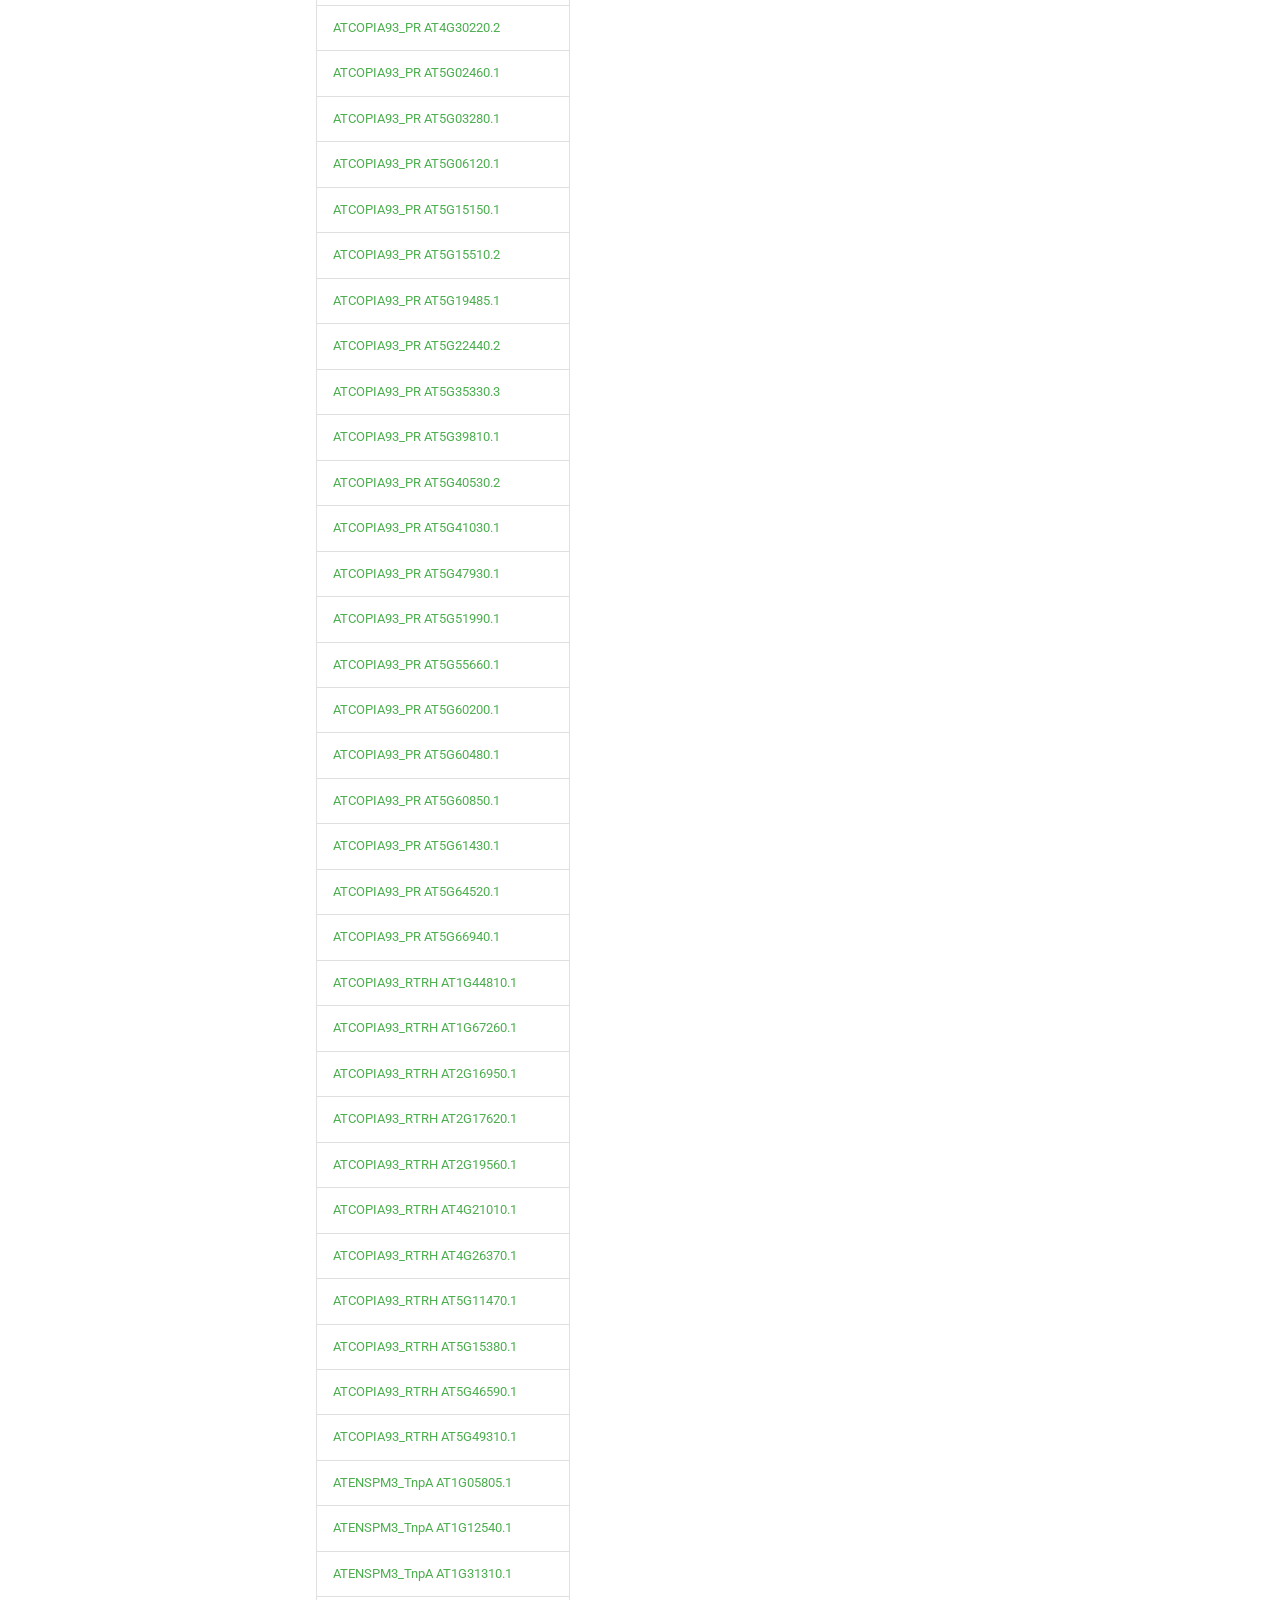
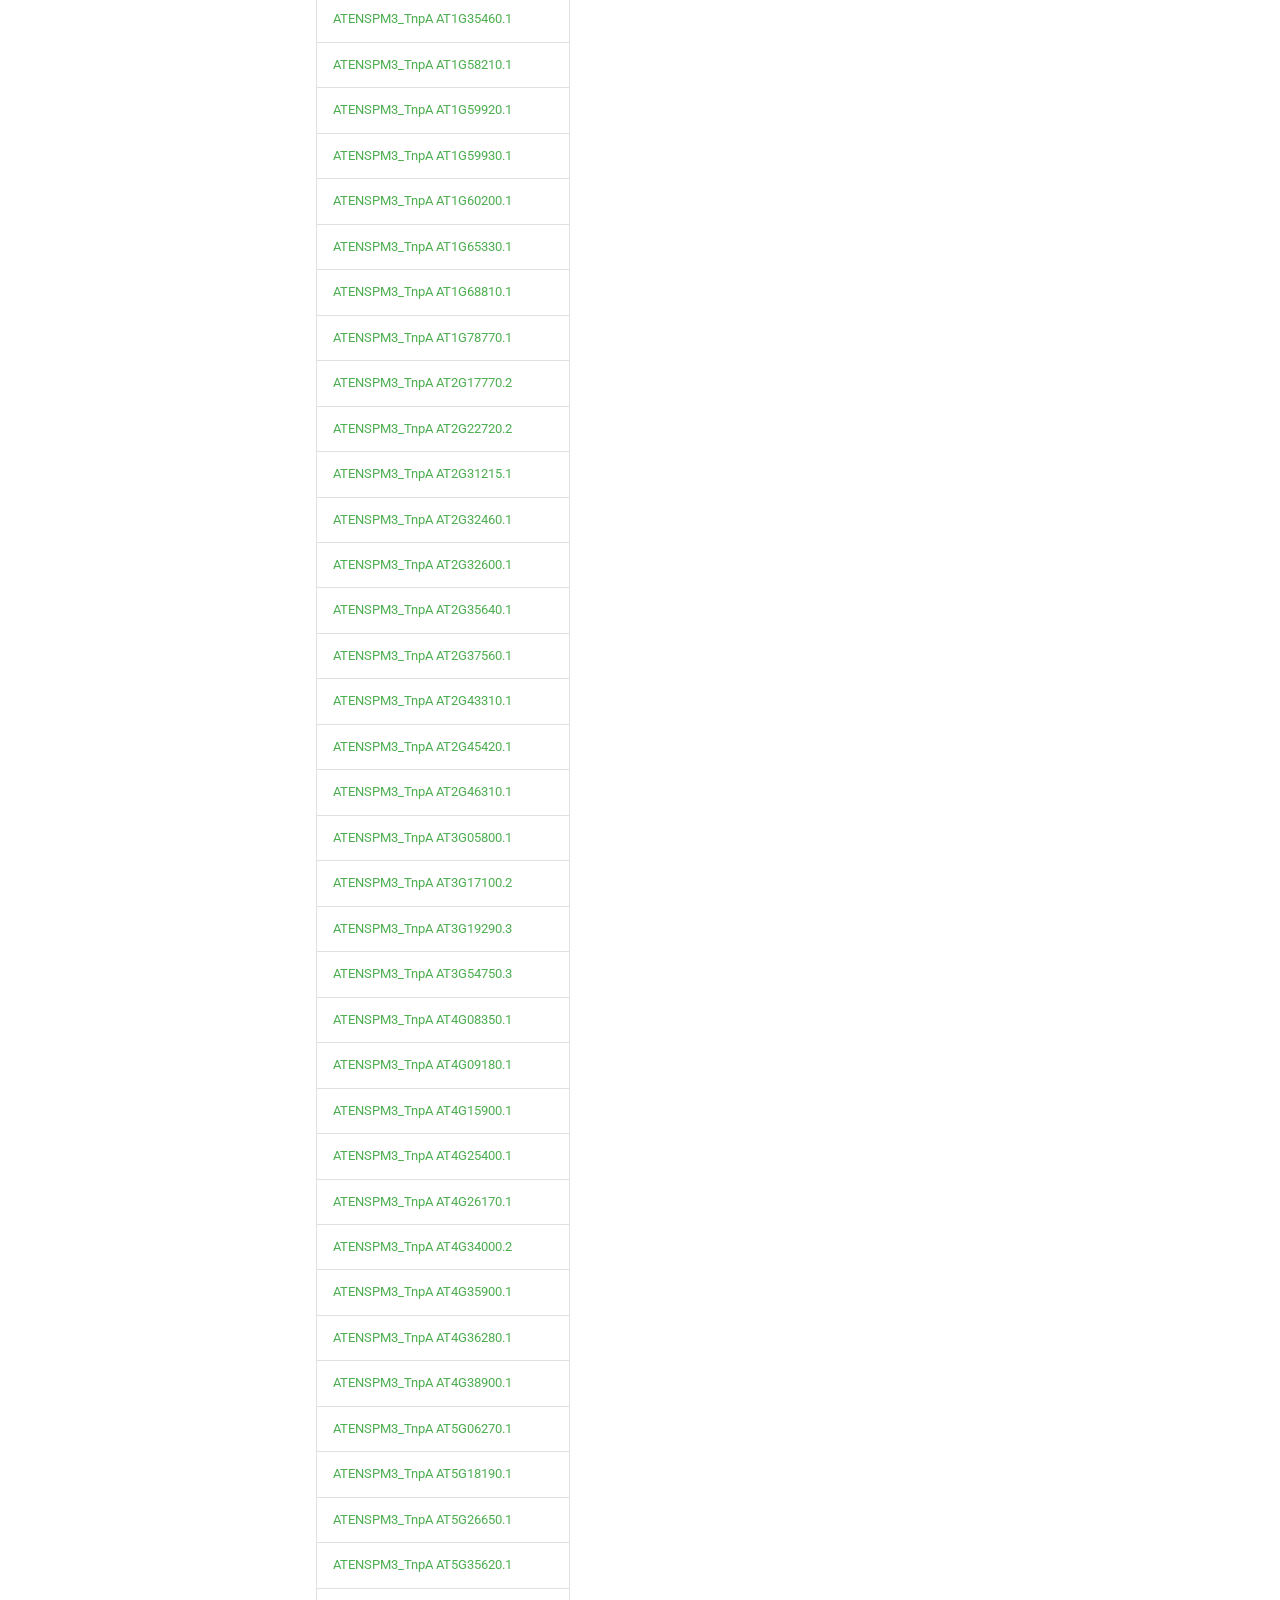
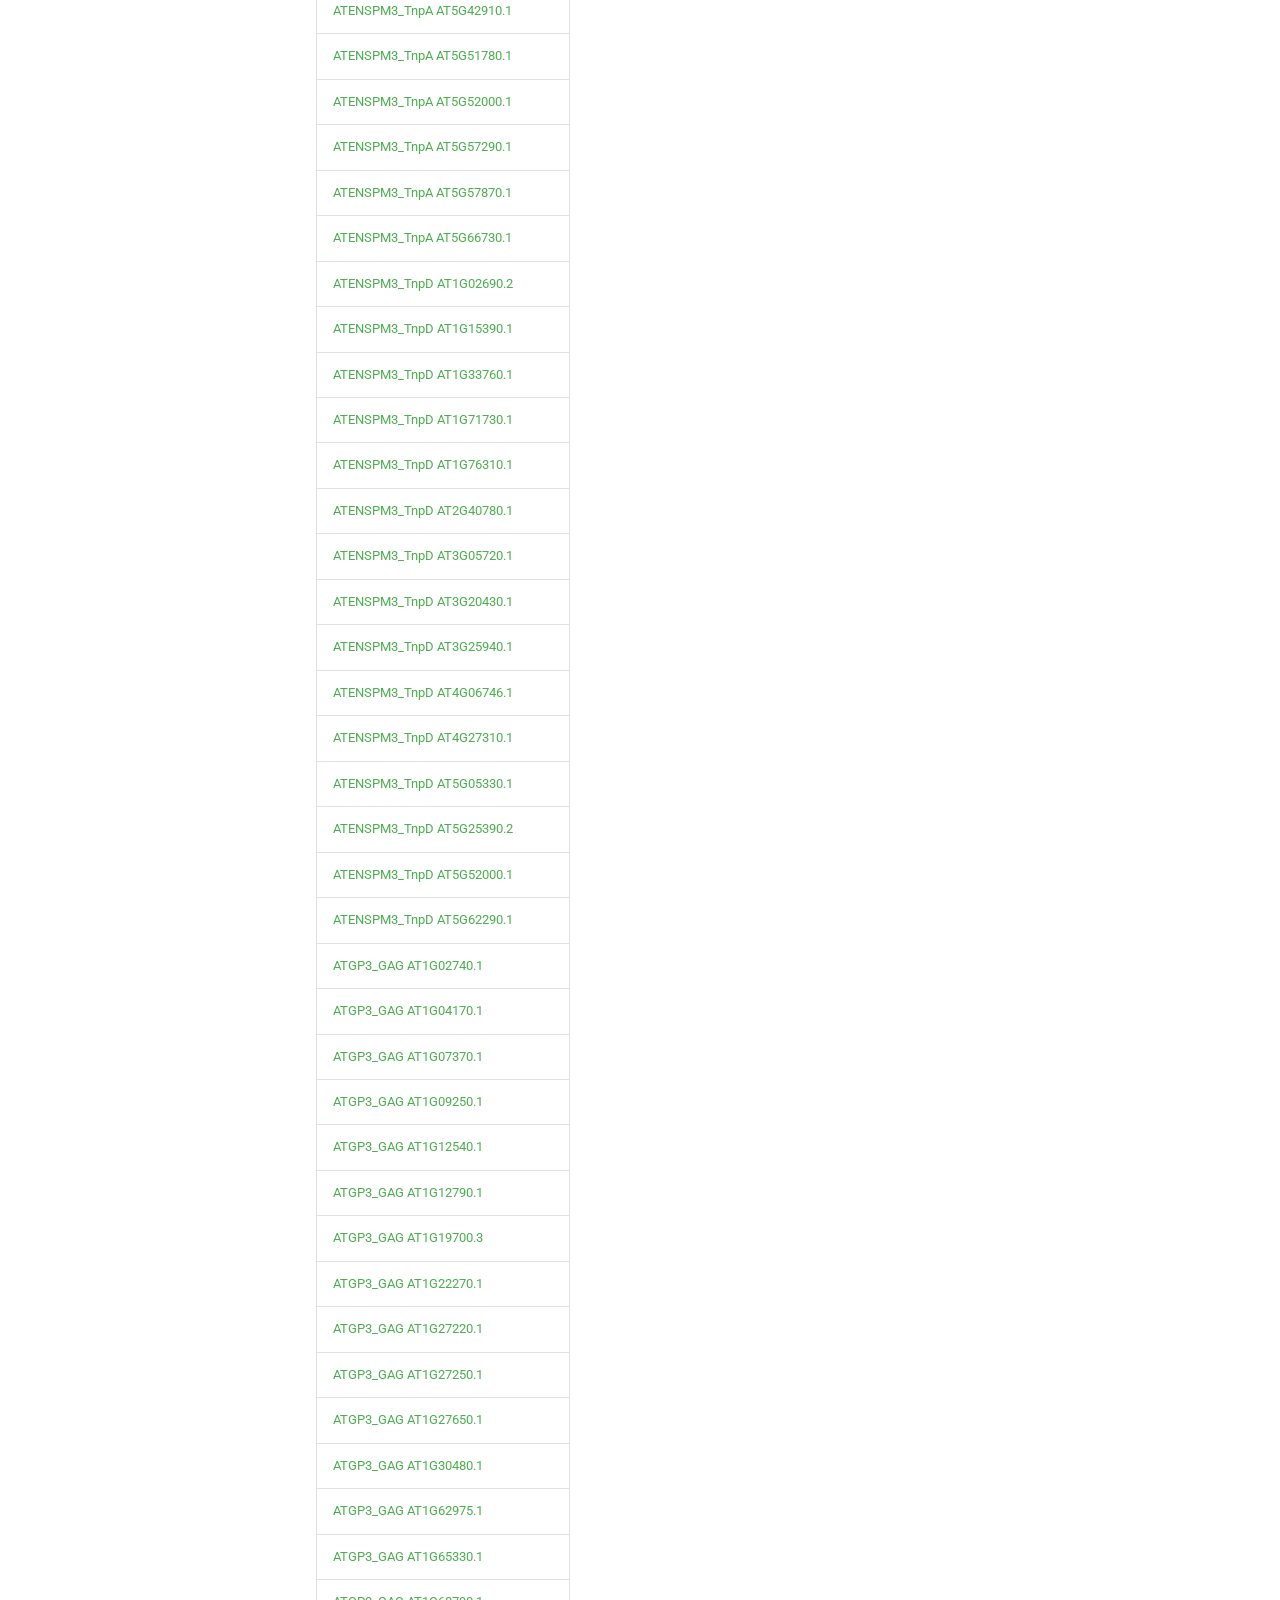
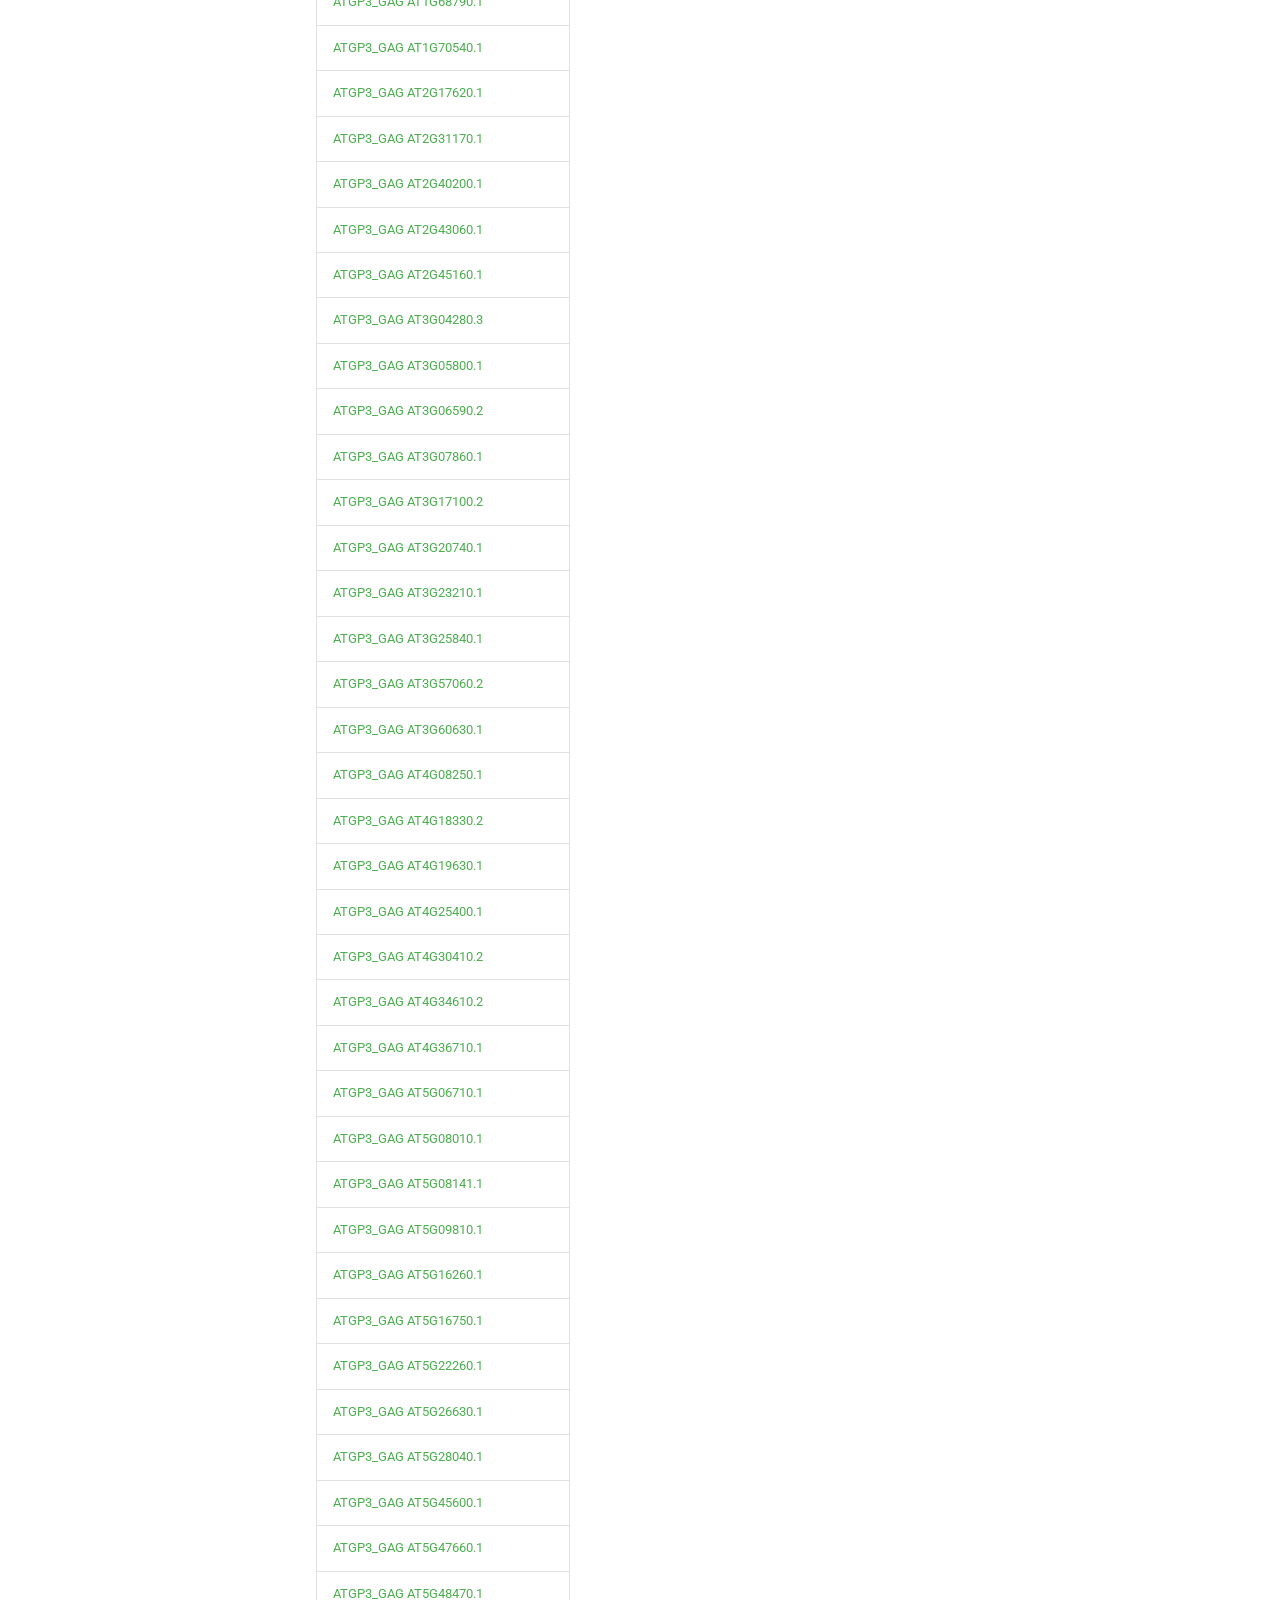
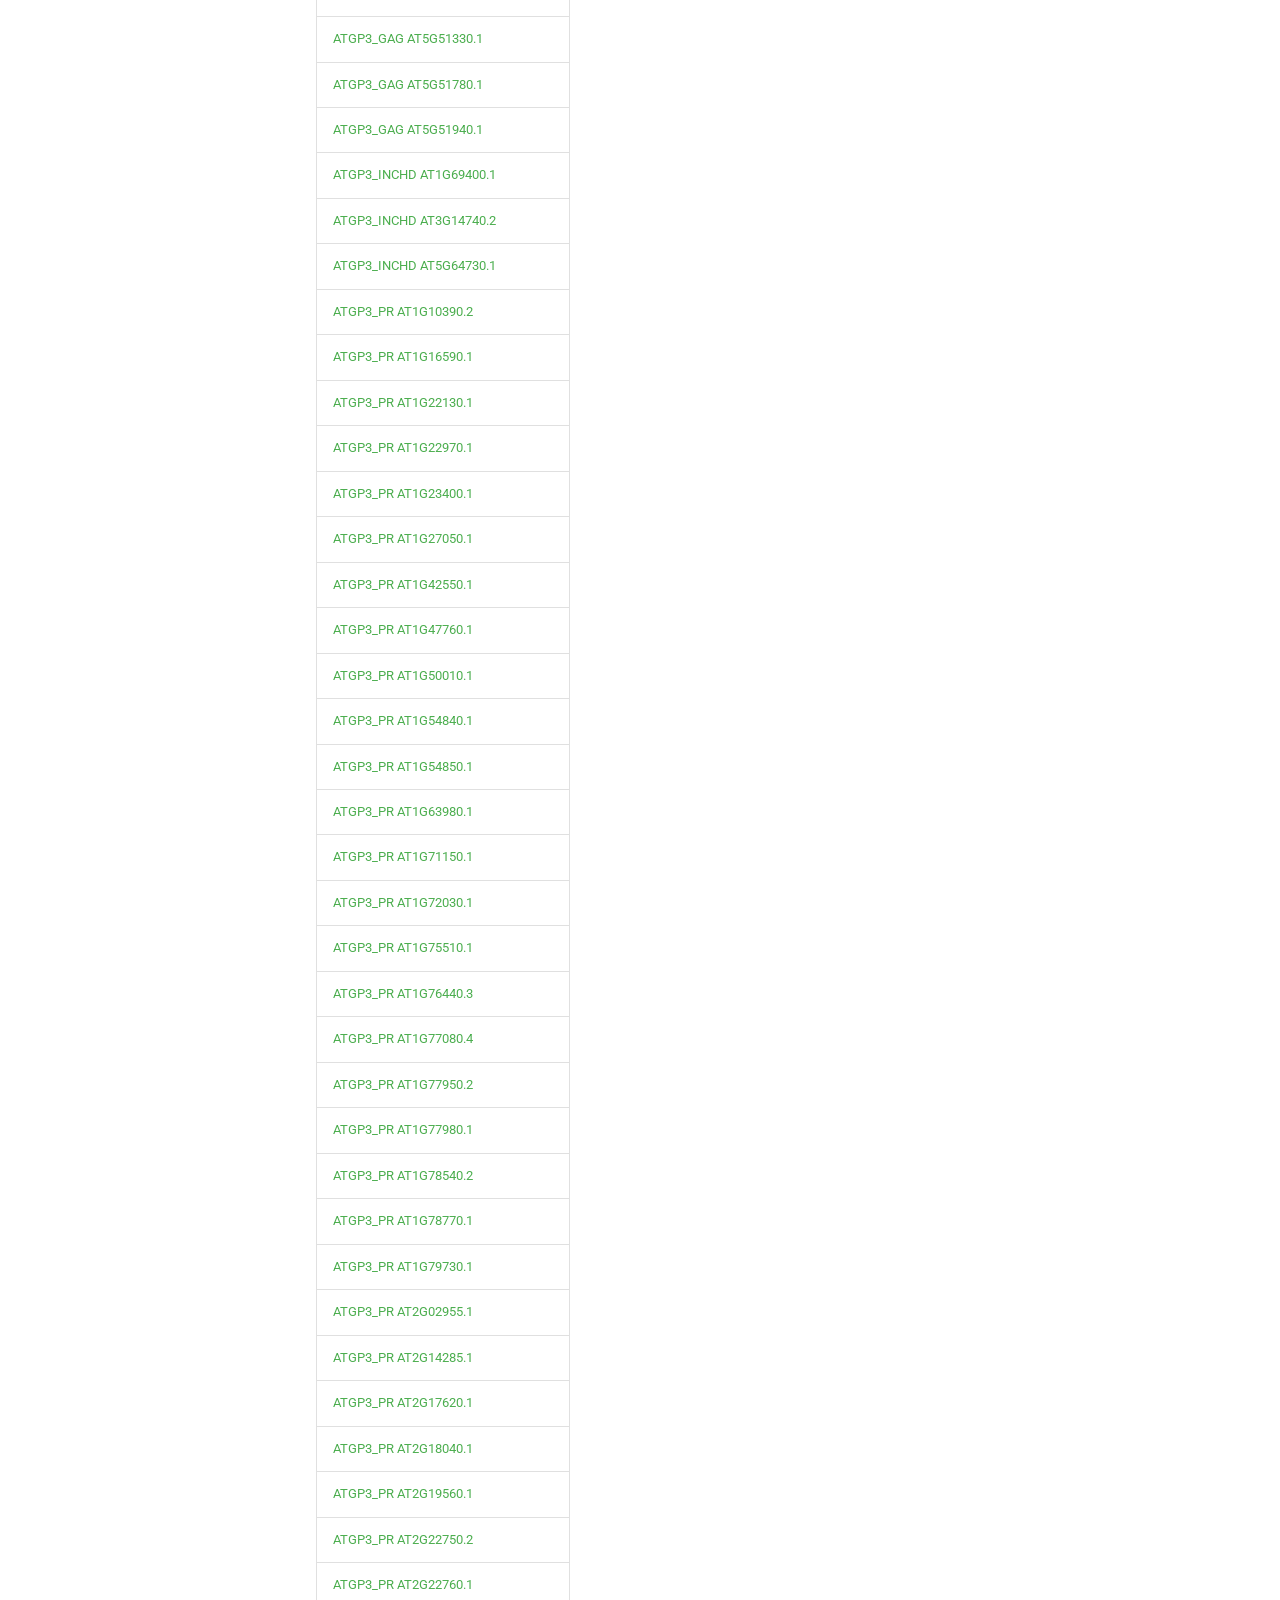
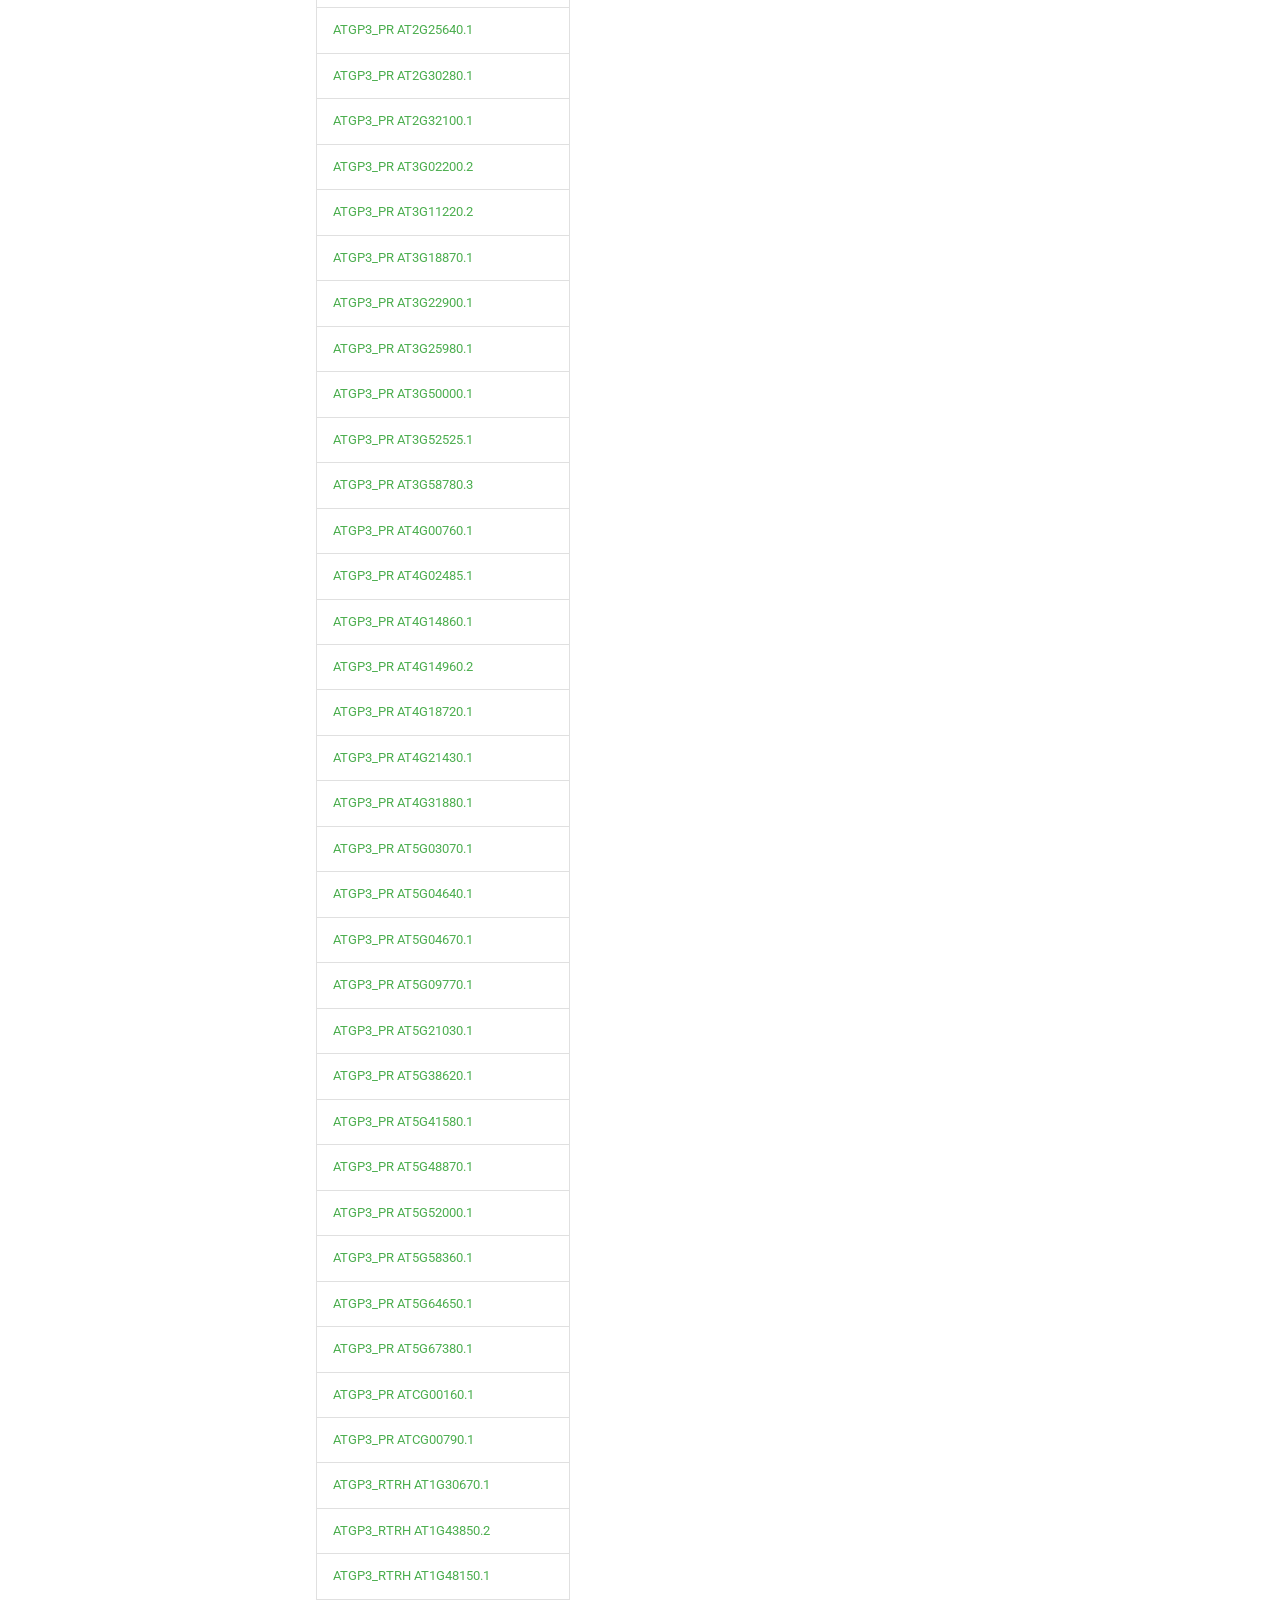
<file: resources/pae_maps/index.html>
<!doctype html>
<html lang="en" class="no-js">
  <head>
    
      <meta charset="utf-8">
      <meta name="viewport" content="width=device-width,initial-scale=1">
      
      
      
      
      
      
      <link rel="icon" href="../qlab_logo.crop.png">
      <meta name="generator" content="mkdocs-1.6.1, mkdocs-material-9.6.15">
    
    
      
        <title>PAE maps - The Arabidopsis TE Atlas</title>
      
    
    
      <link rel="stylesheet" href="../../assets/stylesheets/main.342714a4.min.css">
      
        
        <link rel="stylesheet" href="../../assets/stylesheets/palette.06af60db.min.css">
      
      


    
    
      
    
    
      
        
        
        <link rel="preconnect" href="https://fonts.gstatic.com" crossorigin>
        <link rel="stylesheet" href="https://fonts.googleapis.com/css?family=Roboto:300,300i,400,400i,700,700i%7CRoboto+Mono:400,400i,700,700i&display=fallback">
        <style>:root{--md-text-font:"Roboto";--md-code-font:"Roboto Mono"}</style>
      
    
    
      <link rel="stylesheet" href="../../css/fullwidth.css">
    
      <link rel="stylesheet" href="../../css/extra.css">
    
      <link rel="stylesheet" href="../../css/custom.css">
    
    <script>__md_scope=new URL("../..",location),__md_hash=e=>[...e].reduce(((e,_)=>(e<<5)-e+_.charCodeAt(0)),0),__md_get=(e,_=localStorage,t=__md_scope)=>JSON.parse(_.getItem(t.pathname+"."+e)),__md_set=(e,_,t=localStorage,a=__md_scope)=>{try{t.setItem(a.pathname+"."+e,JSON.stringify(_))}catch(e){}}</script>
    
      

    
    
    
  </head>
  
  
    
    
    
    
    
    <body dir="ltr" data-md-color-scheme="default" data-md-color-primary="green" data-md-color-accent="indigo">
  
    
    <input class="md-toggle" data-md-toggle="drawer" type="checkbox" id="__drawer" autocomplete="off">
    <input class="md-toggle" data-md-toggle="search" type="checkbox" id="__search" autocomplete="off">
    <label class="md-overlay" for="__drawer"></label>
    <div data-md-component="skip">
      
        
        <a href="#pae-maps" class="md-skip">
          Skip to content
        </a>
      
    </div>
    <div data-md-component="announce">
      
    </div>
    
    
      

  

<header class="md-header md-header--shadow" data-md-component="header">
  <nav class="md-header__inner md-grid" aria-label="Header">
    <a href="../.." title="The Arabidopsis TE Atlas" class="md-header__button md-logo" aria-label="The Arabidopsis TE Atlas" data-md-component="logo">
      
  <img src="../qlab_logo.crop.png" alt="logo">

    </a>
    <label class="md-header__button md-icon" for="__drawer">
      
      <svg xmlns="http://www.w3.org/2000/svg" viewBox="0 0 24 24"><path d="M3 6h18v2H3zm0 5h18v2H3zm0 5h18v2H3z"/></svg>
    </label>
    <div class="md-header__title" data-md-component="header-title">
      <div class="md-header__ellipsis">
        <div class="md-header__topic">
          <span class="md-ellipsis">
            The Arabidopsis TE Atlas
          </span>
        </div>
        <div class="md-header__topic" data-md-component="header-topic">
          <span class="md-ellipsis">
            
              PAE maps
            
          </span>
        </div>
      </div>
    </div>
    
      
    
    
    
    
    
  </nav>
  
</header>
    
    <div class="md-container" data-md-component="container">
      
      
        
          
        
      
      <main class="md-main" data-md-component="main">
        <div class="md-main__inner md-grid">
          
            
              
              <div class="md-sidebar md-sidebar--primary" data-md-component="sidebar" data-md-type="navigation" >
                <div class="md-sidebar__scrollwrap">
                  <div class="md-sidebar__inner">
                    



<nav class="md-nav md-nav--primary" aria-label="Navigation" data-md-level="0">
  <label class="md-nav__title" for="__drawer">
    <a href="../.." title="The Arabidopsis TE Atlas" class="md-nav__button md-logo" aria-label="The Arabidopsis TE Atlas" data-md-component="logo">
      
  <img src="../qlab_logo.crop.png" alt="logo">

    </a>
    The Arabidopsis TE Atlas
  </label>
  
  <ul class="md-nav__list" data-md-scrollfix>
    
      
      
  
  
  
  
    <li class="md-nav__item">
      <a href="../../elements/" class="md-nav__link">
        
  
  
  <span class="md-ellipsis">
    TE annotations
    
  </span>
  

      </a>
    </li>
  

    
      
      
  
  
  
  
    <li class="md-nav__item">
      <a href="../../coexpression/" class="md-nav__link">
        
  
  
  <span class="md-ellipsis">
    Coexpression network
    
  </span>
  

      </a>
    </li>
  

    
      
      
  
  
  
  
    <li class="md-nav__item">
      <a href="../../struct_sim/" class="md-nav__link">
        
  
  
  <span class="md-ellipsis">
    Structural similarities
    
  </span>
  

      </a>
    </li>
  

    
      
      
  
  
  
  
    <li class="md-nav__item">
      <a href="../../interacts/" class="md-nav__link">
        
  
  
  <span class="md-ellipsis">
    TE-host interactome
    
  </span>
  

      </a>
    </li>
  

    
  </ul>
</nav>
                  </div>
                </div>
              </div>
            
            
              
              <div class="md-sidebar md-sidebar--secondary" data-md-component="sidebar" data-md-type="toc" >
                <div class="md-sidebar__scrollwrap">
                  <div class="md-sidebar__inner">
                    

<nav class="md-nav md-nav--secondary" aria-label="Table of contents">
  
  
  
    
  
  
</nav>
                  </div>
                </div>
              </div>
            
          
          
            <div class="md-content" data-md-component="content">
              <article class="md-content__inner md-typeset">
                
                  



<h1 id="pae-maps">PAE maps</h1>
<p>All PAE maps for cellular-TE protein interaction pairs.</p>
<table>
<thead>
<tr>
<th>PAE maps</th>
</tr>
</thead>
<tbody>
<tr>
<td><a href="../pae_maps/ATCOPIA93_GAG__AT1G05690.1_pae.png" target="_blank">ATCOPIA93_GAG AT1G05690.1</a></td>
</tr>
<tr>
<td><a href="../pae_maps/ATCOPIA93_GAG__AT1G07920.1_pae.png" target="_blank">ATCOPIA93_GAG AT1G07920.1</a></td>
</tr>
<tr>
<td><a href="../pae_maps/ATCOPIA93_GAG__AT1G07930.1_pae.png" target="_blank">ATCOPIA93_GAG AT1G07930.1</a></td>
</tr>
<tr>
<td><a href="../pae_maps/ATCOPIA93_GAG__AT1G07940.2_pae.png" target="_blank">ATCOPIA93_GAG AT1G07940.2</a></td>
</tr>
<tr>
<td><a href="../pae_maps/ATCOPIA93_GAG__AT1G08260.1_pae.png" target="_blank">ATCOPIA93_GAG AT1G08260.1</a></td>
</tr>
<tr>
<td><a href="../pae_maps/ATCOPIA93_GAG__AT1G24210.1_pae.png" target="_blank">ATCOPIA93_GAG AT1G24210.1</a></td>
</tr>
<tr>
<td><a href="../pae_maps/ATCOPIA93_GAG__AT1G26840.1_pae.png" target="_blank">ATCOPIA93_GAG AT1G26840.1</a></td>
</tr>
<tr>
<td><a href="../pae_maps/ATCOPIA93_GAG__AT1G27240.1_pae.png" target="_blank">ATCOPIA93_GAG AT1G27240.1</a></td>
</tr>
<tr>
<td><a href="../pae_maps/ATCOPIA93_GAG__AT1G43850.2_pae.png" target="_blank">ATCOPIA93_GAG AT1G43850.2</a></td>
</tr>
<tr>
<td><a href="../pae_maps/ATCOPIA93_GAG__AT1G66350.1_pae.png" target="_blank">ATCOPIA93_GAG AT1G66350.1</a></td>
</tr>
<tr>
<td><a href="../pae_maps/ATCOPIA93_GAG__AT1G67650.1_pae.png" target="_blank">ATCOPIA93_GAG AT1G67650.1</a></td>
</tr>
<tr>
<td><a href="../pae_maps/ATCOPIA93_GAG__AT1G67680.1_pae.png" target="_blank">ATCOPIA93_GAG AT1G67680.1</a></td>
</tr>
<tr>
<td><a href="../pae_maps/ATCOPIA93_GAG__AT1G80060.1_pae.png" target="_blank">ATCOPIA93_GAG AT1G80060.1</a></td>
</tr>
<tr>
<td><a href="../pae_maps/ATCOPIA93_GAG__AT2G14850.1_pae.png" target="_blank">ATCOPIA93_GAG AT2G14850.1</a></td>
</tr>
<tr>
<td><a href="../pae_maps/ATCOPIA93_GAG__AT2G32550.1_pae.png" target="_blank">ATCOPIA93_GAG AT2G32550.1</a></td>
</tr>
<tr>
<td><a href="../pae_maps/ATCOPIA93_GAG__AT2G40550.1_pae.png" target="_blank">ATCOPIA93_GAG AT2G40550.1</a></td>
</tr>
<tr>
<td><a href="../pae_maps/ATCOPIA93_GAG__AT2G44580.1_pae.png" target="_blank">ATCOPIA93_GAG AT2G44580.1</a></td>
</tr>
<tr>
<td><a href="../pae_maps/ATCOPIA93_GAG__AT3G06590.2_pae.png" target="_blank">ATCOPIA93_GAG AT3G06590.2</a></td>
</tr>
<tr>
<td><a href="../pae_maps/ATCOPIA93_GAG__AT3G08010.1_pae.png" target="_blank">ATCOPIA93_GAG AT3G08010.1</a></td>
</tr>
<tr>
<td><a href="../pae_maps/ATCOPIA93_GAG__AT3G09210.1_pae.png" target="_blank">ATCOPIA93_GAG AT3G09210.1</a></td>
</tr>
<tr>
<td><a href="../pae_maps/ATCOPIA93_GAG__AT3G12280.1_pae.png" target="_blank">ATCOPIA93_GAG AT3G12280.1</a></td>
</tr>
<tr>
<td><a href="../pae_maps/ATCOPIA93_GAG__AT4G05420.1_pae.png" target="_blank">ATCOPIA93_GAG AT4G05420.1</a></td>
</tr>
<tr>
<td><a href="../pae_maps/ATCOPIA93_GAG__AT4G14520.3_pae.png" target="_blank">ATCOPIA93_GAG AT4G14520.3</a></td>
</tr>
<tr>
<td><a href="../pae_maps/ATCOPIA93_GAG__AT4G25515.1_pae.png" target="_blank">ATCOPIA93_GAG AT4G25515.1</a></td>
</tr>
<tr>
<td><a href="../pae_maps/ATCOPIA93_GAG__AT4G25520.1_pae.png" target="_blank">ATCOPIA93_GAG AT4G25520.1</a></td>
</tr>
<tr>
<td><a href="../pae_maps/ATCOPIA93_GAG__AT4G32270.1_pae.png" target="_blank">ATCOPIA93_GAG AT4G32270.1</a></td>
</tr>
<tr>
<td><a href="../pae_maps/ATCOPIA93_GAG__AT5G02470.3_pae.png" target="_blank">ATCOPIA93_GAG AT5G02470.3</a></td>
</tr>
<tr>
<td><a href="../pae_maps/ATCOPIA93_GAG__AT5G09810.1_pae.png" target="_blank">ATCOPIA93_GAG AT5G09810.1</a></td>
</tr>
<tr>
<td><a href="../pae_maps/ATCOPIA93_GAG__AT5G45400.1_pae.png" target="_blank">ATCOPIA93_GAG AT5G45400.1</a></td>
</tr>
<tr>
<td><a href="../pae_maps/ATCOPIA93_GAG__AT5G46920.1_pae.png" target="_blank">ATCOPIA93_GAG AT5G46920.1</a></td>
</tr>
<tr>
<td><a href="../pae_maps/ATCOPIA93_GAG__AT5G56130.1_pae.png" target="_blank">ATCOPIA93_GAG AT5G56130.1</a></td>
</tr>
<tr>
<td><a href="../pae_maps/ATCOPIA93_GAG__AT5G60390.3_pae.png" target="_blank">ATCOPIA93_GAG AT5G60390.3</a></td>
</tr>
<tr>
<td><a href="../pae_maps/ATCOPIA93_GAG__AT5G62090.2_pae.png" target="_blank">ATCOPIA93_GAG AT5G62090.2</a></td>
</tr>
<tr>
<td><a href="../pae_maps/ATCOPIA93_GAG__AT5G62600.1_pae.png" target="_blank">ATCOPIA93_GAG AT5G62600.1</a></td>
</tr>
<tr>
<td><a href="../pae_maps/ATCOPIA93_IN__AT1G01030.1_pae.png" target="_blank">ATCOPIA93_IN AT1G01030.1</a></td>
</tr>
<tr>
<td><a href="../pae_maps/ATCOPIA93_IN__AT1G03910.2_pae.png" target="_blank">ATCOPIA93_IN AT1G03910.2</a></td>
</tr>
<tr>
<td><a href="../pae_maps/ATCOPIA93_IN__AT1G06170.2_pae.png" target="_blank">ATCOPIA93_IN AT1G06170.2</a></td>
</tr>
<tr>
<td><a href="../pae_maps/ATCOPIA93_IN__AT1G16330.1_pae.png" target="_blank">ATCOPIA93_IN AT1G16330.1</a></td>
</tr>
<tr>
<td><a href="../pae_maps/ATCOPIA93_IN__AT1G17470.2_pae.png" target="_blank">ATCOPIA93_IN AT1G17470.2</a></td>
</tr>
<tr>
<td><a href="../pae_maps/ATCOPIA93_IN__AT1G19520.1_pae.png" target="_blank">ATCOPIA93_IN AT1G19520.1</a></td>
</tr>
<tr>
<td><a href="../pae_maps/ATCOPIA93_IN__AT1G25440.1_pae.png" target="_blank">ATCOPIA93_IN AT1G25440.1</a></td>
</tr>
<tr>
<td><a href="../pae_maps/ATCOPIA93_IN__AT1G27220.1_pae.png" target="_blank">ATCOPIA93_IN AT1G27220.1</a></td>
</tr>
<tr>
<td><a href="../pae_maps/ATCOPIA93_IN__AT1G29010.1_pae.png" target="_blank">ATCOPIA93_IN AT1G29010.1</a></td>
</tr>
<tr>
<td><a href="../pae_maps/ATCOPIA93_IN__AT1G47230.2_pae.png" target="_blank">ATCOPIA93_IN AT1G47230.2</a></td>
</tr>
<tr>
<td><a href="../pae_maps/ATCOPIA93_IN__AT1G52890.1_pae.png" target="_blank">ATCOPIA93_IN AT1G52890.1</a></td>
</tr>
<tr>
<td><a href="../pae_maps/ATCOPIA93_IN__AT1G54330.1_pae.png" target="_blank">ATCOPIA93_IN AT1G54330.1</a></td>
</tr>
<tr>
<td><a href="../pae_maps/ATCOPIA93_IN__AT1G62830.1_pae.png" target="_blank">ATCOPIA93_IN AT1G62830.1</a></td>
</tr>
<tr>
<td><a href="../pae_maps/ATCOPIA93_IN__AT1G66140.1_pae.png" target="_blank">ATCOPIA93_IN AT1G66140.1</a></td>
</tr>
<tr>
<td><a href="../pae_maps/ATCOPIA93_IN__AT1G66350.1_pae.png" target="_blank">ATCOPIA93_IN AT1G66350.1</a></td>
</tr>
<tr>
<td><a href="../pae_maps/ATCOPIA93_IN__AT1G68520.1_pae.png" target="_blank">ATCOPIA93_IN AT1G68520.1</a></td>
</tr>
<tr>
<td><a href="../pae_maps/ATCOPIA93_IN__AT1G68840.2_pae.png" target="_blank">ATCOPIA93_IN AT1G68840.2</a></td>
</tr>
<tr>
<td><a href="../pae_maps/ATCOPIA93_IN__AT1G74930.1_pae.png" target="_blank">ATCOPIA93_IN AT1G74930.1</a></td>
</tr>
<tr>
<td><a href="../pae_maps/ATCOPIA93_IN__AT1G76720.1_pae.png" target="_blank">ATCOPIA93_IN AT1G76720.1</a></td>
</tr>
<tr>
<td><a href="../pae_maps/ATCOPIA93_IN__AT2G06210.1_pae.png" target="_blank">ATCOPIA93_IN AT2G06210.1</a></td>
</tr>
<tr>
<td><a href="../pae_maps/ATCOPIA93_IN__AT2G23740.2_pae.png" target="_blank">ATCOPIA93_IN AT2G23740.2</a></td>
</tr>
<tr>
<td><a href="../pae_maps/ATCOPIA93_IN__AT2G29660.1_pae.png" target="_blank">ATCOPIA93_IN AT2G29660.1</a></td>
</tr>
<tr>
<td><a href="../pae_maps/ATCOPIA93_IN__AT2G34010.1_pae.png" target="_blank">ATCOPIA93_IN AT2G34010.1</a></td>
</tr>
<tr>
<td><a href="../pae_maps/ATCOPIA93_IN__AT2G35350.1_pae.png" target="_blank">ATCOPIA93_IN AT2G35350.1</a></td>
</tr>
<tr>
<td><a href="../pae_maps/ATCOPIA93_IN__AT2G40550.1_pae.png" target="_blank">ATCOPIA93_IN AT2G40550.1</a></td>
</tr>
<tr>
<td><a href="../pae_maps/ATCOPIA93_IN__AT2G42330.2_pae.png" target="_blank">ATCOPIA93_IN AT2G42330.2</a></td>
</tr>
<tr>
<td><a href="../pae_maps/ATCOPIA93_IN__AT2G42780.1_pae.png" target="_blank">ATCOPIA93_IN AT2G42780.1</a></td>
</tr>
<tr>
<td><a href="../pae_maps/ATCOPIA93_IN__AT3G01015.1_pae.png" target="_blank">ATCOPIA93_IN AT3G01015.1</a></td>
</tr>
<tr>
<td><a href="../pae_maps/ATCOPIA93_IN__AT3G06590.2_pae.png" target="_blank">ATCOPIA93_IN AT3G06590.2</a></td>
</tr>
<tr>
<td><a href="../pae_maps/ATCOPIA93_IN__AT3G13040.2_pae.png" target="_blank">ATCOPIA93_IN AT3G13040.2</a></td>
</tr>
<tr>
<td><a href="../pae_maps/ATCOPIA93_IN__AT3G20740.1_pae.png" target="_blank">ATCOPIA93_IN AT3G20740.1</a></td>
</tr>
<tr>
<td><a href="../pae_maps/ATCOPIA93_IN__AT3G23255.2_pae.png" target="_blank">ATCOPIA93_IN AT3G23255.2</a></td>
</tr>
<tr>
<td><a href="../pae_maps/ATCOPIA93_IN__AT3G27730.1_pae.png" target="_blank">ATCOPIA93_IN AT3G27730.1</a></td>
</tr>
<tr>
<td><a href="../pae_maps/ATCOPIA93_IN__AT4G10180.1_pae.png" target="_blank">ATCOPIA93_IN AT4G10180.1</a></td>
</tr>
<tr>
<td><a href="../pae_maps/ATCOPIA93_IN__AT4G13980.1_pae.png" target="_blank">ATCOPIA93_IN AT4G13980.1</a></td>
</tr>
<tr>
<td><a href="../pae_maps/ATCOPIA93_IN__AT4G19610.1_pae.png" target="_blank">ATCOPIA93_IN AT4G19610.1</a></td>
</tr>
<tr>
<td><a href="../pae_maps/ATCOPIA93_IN__AT4G27240.1_pae.png" target="_blank">ATCOPIA93_IN AT4G27240.1</a></td>
</tr>
<tr>
<td><a href="../pae_maps/ATCOPIA93_IN__AT4G33980.2_pae.png" target="_blank">ATCOPIA93_IN AT4G33980.2</a></td>
</tr>
<tr>
<td><a href="../pae_maps/ATCOPIA93_IN__AT5G09810.1_pae.png" target="_blank">ATCOPIA93_IN AT5G09810.1</a></td>
</tr>
<tr>
<td><a href="../pae_maps/ATCOPIA93_IN__AT5G12840.3_pae.png" target="_blank">ATCOPIA93_IN AT5G12840.3</a></td>
</tr>
<tr>
<td><a href="../pae_maps/ATCOPIA93_IN__AT5G22990.1_pae.png" target="_blank">ATCOPIA93_IN AT5G22990.1</a></td>
</tr>
<tr>
<td><a href="../pae_maps/ATCOPIA93_IN__AT5G51780.1_pae.png" target="_blank">ATCOPIA93_IN AT5G51780.1</a></td>
</tr>
<tr>
<td><a href="../pae_maps/ATCOPIA93_IN__AT5G55390.2_pae.png" target="_blank">ATCOPIA93_IN AT5G55390.2</a></td>
</tr>
<tr>
<td><a href="../pae_maps/ATCOPIA93_PR__AT1G03850.1_pae.png" target="_blank">ATCOPIA93_PR AT1G03850.1</a></td>
</tr>
<tr>
<td><a href="../pae_maps/ATCOPIA93_PR__AT1G07370.1_pae.png" target="_blank">ATCOPIA93_PR AT1G07370.1</a></td>
</tr>
<tr>
<td><a href="../pae_maps/ATCOPIA93_PR__AT1G08910.1_pae.png" target="_blank">ATCOPIA93_PR AT1G08910.1</a></td>
</tr>
<tr>
<td><a href="../pae_maps/ATCOPIA93_PR__AT1G09530.2_pae.png" target="_blank">ATCOPIA93_PR AT1G09530.2</a></td>
</tr>
<tr>
<td><a href="../pae_maps/ATCOPIA93_PR__AT1G12610.1_pae.png" target="_blank">ATCOPIA93_PR AT1G12610.1</a></td>
</tr>
<tr>
<td><a href="../pae_maps/ATCOPIA93_PR__AT1G12980.1_pae.png" target="_blank">ATCOPIA93_PR AT1G12980.1</a></td>
</tr>
<tr>
<td><a href="../pae_maps/ATCOPIA93_PR__AT1G15050.1_pae.png" target="_blank">ATCOPIA93_PR AT1G15050.1</a></td>
</tr>
<tr>
<td><a href="../pae_maps/ATCOPIA93_PR__AT1G18800.1_pae.png" target="_blank">ATCOPIA93_PR AT1G18800.1</a></td>
</tr>
<tr>
<td><a href="../pae_maps/ATCOPIA93_PR__AT1G19210.1_pae.png" target="_blank">ATCOPIA93_PR AT1G19210.1</a></td>
</tr>
<tr>
<td><a href="../pae_maps/ATCOPIA93_PR__AT1G22590.2_pae.png" target="_blank">ATCOPIA93_PR AT1G22590.2</a></td>
</tr>
<tr>
<td><a href="../pae_maps/ATCOPIA93_PR__AT1G24625.1_pae.png" target="_blank">ATCOPIA93_PR AT1G24625.1</a></td>
</tr>
<tr>
<td><a href="../pae_maps/ATCOPIA93_PR__AT1G28310.2_pae.png" target="_blank">ATCOPIA93_PR AT1G28310.2</a></td>
</tr>
<tr>
<td><a href="../pae_maps/ATCOPIA93_PR__AT1G47485.1_pae.png" target="_blank">ATCOPIA93_PR AT1G47485.1</a></td>
</tr>
<tr>
<td><a href="../pae_maps/ATCOPIA93_PR__AT1G51170.1_pae.png" target="_blank">ATCOPIA93_PR AT1G51170.1</a></td>
</tr>
<tr>
<td><a href="../pae_maps/ATCOPIA93_PR__AT1G52830.1_pae.png" target="_blank">ATCOPIA93_PR AT1G52830.1</a></td>
</tr>
<tr>
<td><a href="../pae_maps/ATCOPIA93_PR__AT1G68670.1_pae.png" target="_blank">ATCOPIA93_PR AT1G68670.1</a></td>
</tr>
<tr>
<td><a href="../pae_maps/ATCOPIA93_PR__AT1G69485.1_pae.png" target="_blank">ATCOPIA93_PR AT1G69485.1</a></td>
</tr>
<tr>
<td><a href="../pae_maps/ATCOPIA93_PR__AT1G74930.1_pae.png" target="_blank">ATCOPIA93_PR AT1G74930.1</a></td>
</tr>
<tr>
<td><a href="../pae_maps/ATCOPIA93_PR__AT1G75530.1_pae.png" target="_blank">ATCOPIA93_PR AT1G75530.1</a></td>
</tr>
<tr>
<td><a href="../pae_maps/ATCOPIA93_PR__AT1G77980.1_pae.png" target="_blank">ATCOPIA93_PR AT1G77980.1</a></td>
</tr>
<tr>
<td><a href="../pae_maps/ATCOPIA93_PR__AT1G80060.1_pae.png" target="_blank">ATCOPIA93_PR AT1G80060.1</a></td>
</tr>
<tr>
<td><a href="../pae_maps/ATCOPIA93_PR__AT2G01200.2_pae.png" target="_blank">ATCOPIA93_PR AT2G01200.2</a></td>
</tr>
<tr>
<td><a href="../pae_maps/ATCOPIA93_PR__AT2G16750.1_pae.png" target="_blank">ATCOPIA93_PR AT2G16750.1</a></td>
</tr>
<tr>
<td><a href="../pae_maps/ATCOPIA93_PR__AT2G19385.1_pae.png" target="_blank">ATCOPIA93_PR AT2G19385.1</a></td>
</tr>
<tr>
<td><a href="../pae_maps/ATCOPIA93_PR__AT2G19480.1_pae.png" target="_blank">ATCOPIA93_PR AT2G19480.1</a></td>
</tr>
<tr>
<td><a href="../pae_maps/ATCOPIA93_PR__AT2G20815.1_pae.png" target="_blank">ATCOPIA93_PR AT2G20815.1</a></td>
</tr>
<tr>
<td><a href="../pae_maps/ATCOPIA93_PR__AT2G21070.3_pae.png" target="_blank">ATCOPIA93_PR AT2G21070.3</a></td>
</tr>
<tr>
<td><a href="../pae_maps/ATCOPIA93_PR__AT2G29570.1_pae.png" target="_blank">ATCOPIA93_PR AT2G29570.1</a></td>
</tr>
<tr>
<td><a href="../pae_maps/ATCOPIA93_PR__AT2G32980.1_pae.png" target="_blank">ATCOPIA93_PR AT2G32980.1</a></td>
</tr>
<tr>
<td><a href="../pae_maps/ATCOPIA93_PR__AT2G36450.1_pae.png" target="_blank">ATCOPIA93_PR AT2G36450.1</a></td>
</tr>
<tr>
<td><a href="../pae_maps/ATCOPIA93_PR__AT2G37590.1_pae.png" target="_blank">ATCOPIA93_PR AT2G37590.1</a></td>
</tr>
<tr>
<td><a href="../pae_maps/ATCOPIA93_PR__AT2G40200.1_pae.png" target="_blank">ATCOPIA93_PR AT2G40200.1</a></td>
</tr>
<tr>
<td><a href="../pae_maps/ATCOPIA93_PR__AT2G43010.1_pae.png" target="_blank">ATCOPIA93_PR AT2G43010.1</a></td>
</tr>
<tr>
<td><a href="../pae_maps/ATCOPIA93_PR__AT2G44190.1_pae.png" target="_blank">ATCOPIA93_PR AT2G44190.1</a></td>
</tr>
<tr>
<td><a href="../pae_maps/ATCOPIA93_PR__AT2G45640.1_pae.png" target="_blank">ATCOPIA93_PR AT2G45640.1</a></td>
</tr>
<tr>
<td><a href="../pae_maps/ATCOPIA93_PR__AT2G46410.1_pae.png" target="_blank">ATCOPIA93_PR AT2G46410.1</a></td>
</tr>
<tr>
<td><a href="../pae_maps/ATCOPIA93_PR__AT3G05860.1_pae.png" target="_blank">ATCOPIA93_PR AT3G05860.1</a></td>
</tr>
<tr>
<td><a href="../pae_maps/ATCOPIA93_PR__AT3G05870.2_pae.png" target="_blank">ATCOPIA93_PR AT3G05870.2</a></td>
</tr>
<tr>
<td><a href="../pae_maps/ATCOPIA93_PR__AT3G09230.1_pae.png" target="_blank">ATCOPIA93_PR AT3G09230.1</a></td>
</tr>
<tr>
<td><a href="../pae_maps/ATCOPIA93_PR__AT3G15420.1_pae.png" target="_blank">ATCOPIA93_PR AT3G15420.1</a></td>
</tr>
<tr>
<td><a href="../pae_maps/ATCOPIA93_PR__AT3G19570.2_pae.png" target="_blank">ATCOPIA93_PR AT3G19570.2</a></td>
</tr>
<tr>
<td><a href="../pae_maps/ATCOPIA93_PR__AT3G21270.1_pae.png" target="_blank">ATCOPIA93_PR AT3G21270.1</a></td>
</tr>
<tr>
<td><a href="../pae_maps/ATCOPIA93_PR__AT3G44590.2_pae.png" target="_blank">ATCOPIA93_PR AT3G44590.2</a></td>
</tr>
<tr>
<td><a href="../pae_maps/ATCOPIA93_PR__AT3G45610.1_pae.png" target="_blank">ATCOPIA93_PR AT3G45610.1</a></td>
</tr>
<tr>
<td><a href="../pae_maps/ATCOPIA93_PR__AT3G48120.1_pae.png" target="_blank">ATCOPIA93_PR AT3G48120.1</a></td>
</tr>
<tr>
<td><a href="../pae_maps/ATCOPIA93_PR__AT3G52440.1_pae.png" target="_blank">ATCOPIA93_PR AT3G52440.1</a></td>
</tr>
<tr>
<td><a href="../pae_maps/ATCOPIA93_PR__AT3G54490.1_pae.png" target="_blank">ATCOPIA93_PR AT3G54490.1</a></td>
</tr>
<tr>
<td><a href="../pae_maps/ATCOPIA93_PR__AT3G55370.3_pae.png" target="_blank">ATCOPIA93_PR AT3G55370.3</a></td>
</tr>
<tr>
<td><a href="../pae_maps/ATCOPIA93_PR__AT3G60000.2_pae.png" target="_blank">ATCOPIA93_PR AT3G60000.2</a></td>
</tr>
<tr>
<td><a href="../pae_maps/ATCOPIA93_PR__AT3G61850.4_pae.png" target="_blank">ATCOPIA93_PR AT3G61850.4</a></td>
</tr>
<tr>
<td><a href="../pae_maps/ATCOPIA93_PR__AT3G62800.2_pae.png" target="_blank">ATCOPIA93_PR AT3G62800.2</a></td>
</tr>
<tr>
<td><a href="../pae_maps/ATCOPIA93_PR__AT4G00120.1_pae.png" target="_blank">ATCOPIA93_PR AT4G00120.1</a></td>
</tr>
<tr>
<td><a href="../pae_maps/ATCOPIA93_PR__AT4G02485.1_pae.png" target="_blank">ATCOPIA93_PR AT4G02485.1</a></td>
</tr>
<tr>
<td><a href="../pae_maps/ATCOPIA93_PR__AT4G06598.1_pae.png" target="_blank">ATCOPIA93_PR AT4G06598.1</a></td>
</tr>
<tr>
<td><a href="../pae_maps/ATCOPIA93_PR__AT4G15410.1_pae.png" target="_blank">ATCOPIA93_PR AT4G15410.1</a></td>
</tr>
<tr>
<td><a href="../pae_maps/ATCOPIA93_PR__AT4G17490.1_pae.png" target="_blank">ATCOPIA93_PR AT4G17490.1</a></td>
</tr>
<tr>
<td><a href="../pae_maps/ATCOPIA93_PR__AT4G26630.2_pae.png" target="_blank">ATCOPIA93_PR AT4G26630.2</a></td>
</tr>
<tr>
<td><a href="../pae_maps/ATCOPIA93_PR__AT4G27430.2_pae.png" target="_blank">ATCOPIA93_PR AT4G27430.2</a></td>
</tr>
<tr>
<td><a href="../pae_maps/ATCOPIA93_PR__AT4G30220.2_pae.png" target="_blank">ATCOPIA93_PR AT4G30220.2</a></td>
</tr>
<tr>
<td><a href="../pae_maps/ATCOPIA93_PR__AT5G02460.1_pae.png" target="_blank">ATCOPIA93_PR AT5G02460.1</a></td>
</tr>
<tr>
<td><a href="../pae_maps/ATCOPIA93_PR__AT5G03280.1_pae.png" target="_blank">ATCOPIA93_PR AT5G03280.1</a></td>
</tr>
<tr>
<td><a href="../pae_maps/ATCOPIA93_PR__AT5G06120.1_pae.png" target="_blank">ATCOPIA93_PR AT5G06120.1</a></td>
</tr>
<tr>
<td><a href="../pae_maps/ATCOPIA93_PR__AT5G15150.1_pae.png" target="_blank">ATCOPIA93_PR AT5G15150.1</a></td>
</tr>
<tr>
<td><a href="../pae_maps/ATCOPIA93_PR__AT5G15510.2_pae.png" target="_blank">ATCOPIA93_PR AT5G15510.2</a></td>
</tr>
<tr>
<td><a href="../pae_maps/ATCOPIA93_PR__AT5G19485.1_pae.png" target="_blank">ATCOPIA93_PR AT5G19485.1</a></td>
</tr>
<tr>
<td><a href="../pae_maps/ATCOPIA93_PR__AT5G22440.2_pae.png" target="_blank">ATCOPIA93_PR AT5G22440.2</a></td>
</tr>
<tr>
<td><a href="../pae_maps/ATCOPIA93_PR__AT5G35330.3_pae.png" target="_blank">ATCOPIA93_PR AT5G35330.3</a></td>
</tr>
<tr>
<td><a href="../pae_maps/ATCOPIA93_PR__AT5G39810.1_pae.png" target="_blank">ATCOPIA93_PR AT5G39810.1</a></td>
</tr>
<tr>
<td><a href="../pae_maps/ATCOPIA93_PR__AT5G40530.2_pae.png" target="_blank">ATCOPIA93_PR AT5G40530.2</a></td>
</tr>
<tr>
<td><a href="../pae_maps/ATCOPIA93_PR__AT5G41030.1_pae.png" target="_blank">ATCOPIA93_PR AT5G41030.1</a></td>
</tr>
<tr>
<td><a href="../pae_maps/ATCOPIA93_PR__AT5G47930.1_pae.png" target="_blank">ATCOPIA93_PR AT5G47930.1</a></td>
</tr>
<tr>
<td><a href="../pae_maps/ATCOPIA93_PR__AT5G51990.1_pae.png" target="_blank">ATCOPIA93_PR AT5G51990.1</a></td>
</tr>
<tr>
<td><a href="../pae_maps/ATCOPIA93_PR__AT5G55660.1_pae.png" target="_blank">ATCOPIA93_PR AT5G55660.1</a></td>
</tr>
<tr>
<td><a href="../pae_maps/ATCOPIA93_PR__AT5G60200.1_pae.png" target="_blank">ATCOPIA93_PR AT5G60200.1</a></td>
</tr>
<tr>
<td><a href="../pae_maps/ATCOPIA93_PR__AT5G60480.1_pae.png" target="_blank">ATCOPIA93_PR AT5G60480.1</a></td>
</tr>
<tr>
<td><a href="../pae_maps/ATCOPIA93_PR__AT5G60850.1_pae.png" target="_blank">ATCOPIA93_PR AT5G60850.1</a></td>
</tr>
<tr>
<td><a href="../pae_maps/ATCOPIA93_PR__AT5G61430.1_pae.png" target="_blank">ATCOPIA93_PR AT5G61430.1</a></td>
</tr>
<tr>
<td><a href="../pae_maps/ATCOPIA93_PR__AT5G64520.1_pae.png" target="_blank">ATCOPIA93_PR AT5G64520.1</a></td>
</tr>
<tr>
<td><a href="../pae_maps/ATCOPIA93_PR__AT5G66940.1_pae.png" target="_blank">ATCOPIA93_PR AT5G66940.1</a></td>
</tr>
<tr>
<td><a href="../pae_maps/ATCOPIA93_RTRH__AT1G44810.1_pae.png" target="_blank">ATCOPIA93_RTRH AT1G44810.1</a></td>
</tr>
<tr>
<td><a href="../pae_maps/ATCOPIA93_RTRH__AT1G67260.1_pae.png" target="_blank">ATCOPIA93_RTRH AT1G67260.1</a></td>
</tr>
<tr>
<td><a href="../pae_maps/ATCOPIA93_RTRH__AT2G16950.1_pae.png" target="_blank">ATCOPIA93_RTRH AT2G16950.1</a></td>
</tr>
<tr>
<td><a href="../pae_maps/ATCOPIA93_RTRH__AT2G17620.1_pae.png" target="_blank">ATCOPIA93_RTRH AT2G17620.1</a></td>
</tr>
<tr>
<td><a href="../pae_maps/ATCOPIA93_RTRH__AT2G19560.1_pae.png" target="_blank">ATCOPIA93_RTRH AT2G19560.1</a></td>
</tr>
<tr>
<td><a href="../pae_maps/ATCOPIA93_RTRH__AT4G21010.1_pae.png" target="_blank">ATCOPIA93_RTRH AT4G21010.1</a></td>
</tr>
<tr>
<td><a href="../pae_maps/ATCOPIA93_RTRH__AT4G26370.1_pae.png" target="_blank">ATCOPIA93_RTRH AT4G26370.1</a></td>
</tr>
<tr>
<td><a href="../pae_maps/ATCOPIA93_RTRH__AT5G11470.1_pae.png" target="_blank">ATCOPIA93_RTRH AT5G11470.1</a></td>
</tr>
<tr>
<td><a href="../pae_maps/ATCOPIA93_RTRH__AT5G15380.1_pae.png" target="_blank">ATCOPIA93_RTRH AT5G15380.1</a></td>
</tr>
<tr>
<td><a href="../pae_maps/ATCOPIA93_RTRH__AT5G46590.1_pae.png" target="_blank">ATCOPIA93_RTRH AT5G46590.1</a></td>
</tr>
<tr>
<td><a href="../pae_maps/ATCOPIA93_RTRH__AT5G49310.1_pae.png" target="_blank">ATCOPIA93_RTRH AT5G49310.1</a></td>
</tr>
<tr>
<td><a href="../pae_maps/ATENSPM3_TnpA__AT1G05805.1_pae.png" target="_blank">ATENSPM3_TnpA AT1G05805.1</a></td>
</tr>
<tr>
<td><a href="../pae_maps/ATENSPM3_TnpA__AT1G12540.1_pae.png" target="_blank">ATENSPM3_TnpA AT1G12540.1</a></td>
</tr>
<tr>
<td><a href="../pae_maps/ATENSPM3_TnpA__AT1G31310.1_pae.png" target="_blank">ATENSPM3_TnpA AT1G31310.1</a></td>
</tr>
<tr>
<td><a href="../pae_maps/ATENSPM3_TnpA__AT1G35460.1_pae.png" target="_blank">ATENSPM3_TnpA AT1G35460.1</a></td>
</tr>
<tr>
<td><a href="../pae_maps/ATENSPM3_TnpA__AT1G58210.1_pae.png" target="_blank">ATENSPM3_TnpA AT1G58210.1</a></td>
</tr>
<tr>
<td><a href="../pae_maps/ATENSPM3_TnpA__AT1G59920.1_pae.png" target="_blank">ATENSPM3_TnpA AT1G59920.1</a></td>
</tr>
<tr>
<td><a href="../pae_maps/ATENSPM3_TnpA__AT1G59930.1_pae.png" target="_blank">ATENSPM3_TnpA AT1G59930.1</a></td>
</tr>
<tr>
<td><a href="../pae_maps/ATENSPM3_TnpA__AT1G60200.1_pae.png" target="_blank">ATENSPM3_TnpA AT1G60200.1</a></td>
</tr>
<tr>
<td><a href="../pae_maps/ATENSPM3_TnpA__AT1G65330.1_pae.png" target="_blank">ATENSPM3_TnpA AT1G65330.1</a></td>
</tr>
<tr>
<td><a href="../pae_maps/ATENSPM3_TnpA__AT1G68810.1_pae.png" target="_blank">ATENSPM3_TnpA AT1G68810.1</a></td>
</tr>
<tr>
<td><a href="../pae_maps/ATENSPM3_TnpA__AT1G78770.1_pae.png" target="_blank">ATENSPM3_TnpA AT1G78770.1</a></td>
</tr>
<tr>
<td><a href="../pae_maps/ATENSPM3_TnpA__AT2G17770.2_pae.png" target="_blank">ATENSPM3_TnpA AT2G17770.2</a></td>
</tr>
<tr>
<td><a href="../pae_maps/ATENSPM3_TnpA__AT2G22720.2_pae.png" target="_blank">ATENSPM3_TnpA AT2G22720.2</a></td>
</tr>
<tr>
<td><a href="../pae_maps/ATENSPM3_TnpA__AT2G31215.1_pae.png" target="_blank">ATENSPM3_TnpA AT2G31215.1</a></td>
</tr>
<tr>
<td><a href="../pae_maps/ATENSPM3_TnpA__AT2G32460.1_pae.png" target="_blank">ATENSPM3_TnpA AT2G32460.1</a></td>
</tr>
<tr>
<td><a href="../pae_maps/ATENSPM3_TnpA__AT2G32600.1_pae.png" target="_blank">ATENSPM3_TnpA AT2G32600.1</a></td>
</tr>
<tr>
<td><a href="../pae_maps/ATENSPM3_TnpA__AT2G35640.1_pae.png" target="_blank">ATENSPM3_TnpA AT2G35640.1</a></td>
</tr>
<tr>
<td><a href="../pae_maps/ATENSPM3_TnpA__AT2G37560.1_pae.png" target="_blank">ATENSPM3_TnpA AT2G37560.1</a></td>
</tr>
<tr>
<td><a href="../pae_maps/ATENSPM3_TnpA__AT2G43310.1_pae.png" target="_blank">ATENSPM3_TnpA AT2G43310.1</a></td>
</tr>
<tr>
<td><a href="../pae_maps/ATENSPM3_TnpA__AT2G45420.1_pae.png" target="_blank">ATENSPM3_TnpA AT2G45420.1</a></td>
</tr>
<tr>
<td><a href="../pae_maps/ATENSPM3_TnpA__AT2G46310.1_pae.png" target="_blank">ATENSPM3_TnpA AT2G46310.1</a></td>
</tr>
<tr>
<td><a href="../pae_maps/ATENSPM3_TnpA__AT3G05800.1_pae.png" target="_blank">ATENSPM3_TnpA AT3G05800.1</a></td>
</tr>
<tr>
<td><a href="../pae_maps/ATENSPM3_TnpA__AT3G17100.2_pae.png" target="_blank">ATENSPM3_TnpA AT3G17100.2</a></td>
</tr>
<tr>
<td><a href="../pae_maps/ATENSPM3_TnpA__AT3G19290.3_pae.png" target="_blank">ATENSPM3_TnpA AT3G19290.3</a></td>
</tr>
<tr>
<td><a href="../pae_maps/ATENSPM3_TnpA__AT3G54750.3_pae.png" target="_blank">ATENSPM3_TnpA AT3G54750.3</a></td>
</tr>
<tr>
<td><a href="../pae_maps/ATENSPM3_TnpA__AT4G08350.1_pae.png" target="_blank">ATENSPM3_TnpA AT4G08350.1</a></td>
</tr>
<tr>
<td><a href="../pae_maps/ATENSPM3_TnpA__AT4G09180.1_pae.png" target="_blank">ATENSPM3_TnpA AT4G09180.1</a></td>
</tr>
<tr>
<td><a href="../pae_maps/ATENSPM3_TnpA__AT4G15900.1_pae.png" target="_blank">ATENSPM3_TnpA AT4G15900.1</a></td>
</tr>
<tr>
<td><a href="../pae_maps/ATENSPM3_TnpA__AT4G25400.1_pae.png" target="_blank">ATENSPM3_TnpA AT4G25400.1</a></td>
</tr>
<tr>
<td><a href="../pae_maps/ATENSPM3_TnpA__AT4G26170.1_pae.png" target="_blank">ATENSPM3_TnpA AT4G26170.1</a></td>
</tr>
<tr>
<td><a href="../pae_maps/ATENSPM3_TnpA__AT4G34000.2_pae.png" target="_blank">ATENSPM3_TnpA AT4G34000.2</a></td>
</tr>
<tr>
<td><a href="../pae_maps/ATENSPM3_TnpA__AT4G35900.1_pae.png" target="_blank">ATENSPM3_TnpA AT4G35900.1</a></td>
</tr>
<tr>
<td><a href="../pae_maps/ATENSPM3_TnpA__AT4G36280.1_pae.png" target="_blank">ATENSPM3_TnpA AT4G36280.1</a></td>
</tr>
<tr>
<td><a href="../pae_maps/ATENSPM3_TnpA__AT4G38900.1_pae.png" target="_blank">ATENSPM3_TnpA AT4G38900.1</a></td>
</tr>
<tr>
<td><a href="../pae_maps/ATENSPM3_TnpA__AT5G06270.1_pae.png" target="_blank">ATENSPM3_TnpA AT5G06270.1</a></td>
</tr>
<tr>
<td><a href="../pae_maps/ATENSPM3_TnpA__AT5G18190.1_pae.png" target="_blank">ATENSPM3_TnpA AT5G18190.1</a></td>
</tr>
<tr>
<td><a href="../pae_maps/ATENSPM3_TnpA__AT5G26650.1_pae.png" target="_blank">ATENSPM3_TnpA AT5G26650.1</a></td>
</tr>
<tr>
<td><a href="../pae_maps/ATENSPM3_TnpA__AT5G35620.1_pae.png" target="_blank">ATENSPM3_TnpA AT5G35620.1</a></td>
</tr>
<tr>
<td><a href="../pae_maps/ATENSPM3_TnpA__AT5G42910.1_pae.png" target="_blank">ATENSPM3_TnpA AT5G42910.1</a></td>
</tr>
<tr>
<td><a href="../pae_maps/ATENSPM3_TnpA__AT5G51780.1_pae.png" target="_blank">ATENSPM3_TnpA AT5G51780.1</a></td>
</tr>
<tr>
<td><a href="../pae_maps/ATENSPM3_TnpA__AT5G52000.1_pae.png" target="_blank">ATENSPM3_TnpA AT5G52000.1</a></td>
</tr>
<tr>
<td><a href="../pae_maps/ATENSPM3_TnpA__AT5G57290.1_pae.png" target="_blank">ATENSPM3_TnpA AT5G57290.1</a></td>
</tr>
<tr>
<td><a href="../pae_maps/ATENSPM3_TnpA__AT5G57870.1_pae.png" target="_blank">ATENSPM3_TnpA AT5G57870.1</a></td>
</tr>
<tr>
<td><a href="../pae_maps/ATENSPM3_TnpA__AT5G66730.1_pae.png" target="_blank">ATENSPM3_TnpA AT5G66730.1</a></td>
</tr>
<tr>
<td><a href="../pae_maps/ATENSPM3_TnpD__AT1G02690.2_pae.png" target="_blank">ATENSPM3_TnpD AT1G02690.2</a></td>
</tr>
<tr>
<td><a href="../pae_maps/ATENSPM3_TnpD__AT1G15390.1_pae.png" target="_blank">ATENSPM3_TnpD AT1G15390.1</a></td>
</tr>
<tr>
<td><a href="../pae_maps/ATENSPM3_TnpD__AT1G33760.1_pae.png" target="_blank">ATENSPM3_TnpD AT1G33760.1</a></td>
</tr>
<tr>
<td><a href="../pae_maps/ATENSPM3_TnpD__AT1G71730.1_pae.png" target="_blank">ATENSPM3_TnpD AT1G71730.1</a></td>
</tr>
<tr>
<td><a href="../pae_maps/ATENSPM3_TnpD__AT1G76310.1_pae.png" target="_blank">ATENSPM3_TnpD AT1G76310.1</a></td>
</tr>
<tr>
<td><a href="../pae_maps/ATENSPM3_TnpD__AT2G40780.1_pae.png" target="_blank">ATENSPM3_TnpD AT2G40780.1</a></td>
</tr>
<tr>
<td><a href="../pae_maps/ATENSPM3_TnpD__AT3G05720.1_pae.png" target="_blank">ATENSPM3_TnpD AT3G05720.1</a></td>
</tr>
<tr>
<td><a href="../pae_maps/ATENSPM3_TnpD__AT3G20430.1_pae.png" target="_blank">ATENSPM3_TnpD AT3G20430.1</a></td>
</tr>
<tr>
<td><a href="../pae_maps/ATENSPM3_TnpD__AT3G25940.1_pae.png" target="_blank">ATENSPM3_TnpD AT3G25940.1</a></td>
</tr>
<tr>
<td><a href="../pae_maps/ATENSPM3_TnpD__AT4G06746.1_pae.png" target="_blank">ATENSPM3_TnpD AT4G06746.1</a></td>
</tr>
<tr>
<td><a href="../pae_maps/ATENSPM3_TnpD__AT4G27310.1_pae.png" target="_blank">ATENSPM3_TnpD AT4G27310.1</a></td>
</tr>
<tr>
<td><a href="../pae_maps/ATENSPM3_TnpD__AT5G05330.1_pae.png" target="_blank">ATENSPM3_TnpD AT5G05330.1</a></td>
</tr>
<tr>
<td><a href="../pae_maps/ATENSPM3_TnpD__AT5G25390.2_pae.png" target="_blank">ATENSPM3_TnpD AT5G25390.2</a></td>
</tr>
<tr>
<td><a href="../pae_maps/ATENSPM3_TnpD__AT5G52000.1_pae.png" target="_blank">ATENSPM3_TnpD AT5G52000.1</a></td>
</tr>
<tr>
<td><a href="../pae_maps/ATENSPM3_TnpD__AT5G62290.1_pae.png" target="_blank">ATENSPM3_TnpD AT5G62290.1</a></td>
</tr>
<tr>
<td><a href="../pae_maps/ATGP3_GAG__AT1G02740.1_pae.png" target="_blank">ATGP3_GAG AT1G02740.1</a></td>
</tr>
<tr>
<td><a href="../pae_maps/ATGP3_GAG__AT1G04170.1_pae.png" target="_blank">ATGP3_GAG AT1G04170.1</a></td>
</tr>
<tr>
<td><a href="../pae_maps/ATGP3_GAG__AT1G07370.1_pae.png" target="_blank">ATGP3_GAG AT1G07370.1</a></td>
</tr>
<tr>
<td><a href="../pae_maps/ATGP3_GAG__AT1G09250.1_pae.png" target="_blank">ATGP3_GAG AT1G09250.1</a></td>
</tr>
<tr>
<td><a href="../pae_maps/ATGP3_GAG__AT1G12540.1_pae.png" target="_blank">ATGP3_GAG AT1G12540.1</a></td>
</tr>
<tr>
<td><a href="../pae_maps/ATGP3_GAG__AT1G12790.1_pae.png" target="_blank">ATGP3_GAG AT1G12790.1</a></td>
</tr>
<tr>
<td><a href="../pae_maps/ATGP3_GAG__AT1G19700.3_pae.png" target="_blank">ATGP3_GAG AT1G19700.3</a></td>
</tr>
<tr>
<td><a href="../pae_maps/ATGP3_GAG__AT1G22270.1_pae.png" target="_blank">ATGP3_GAG AT1G22270.1</a></td>
</tr>
<tr>
<td><a href="../pae_maps/ATGP3_GAG__AT1G27220.1_pae.png" target="_blank">ATGP3_GAG AT1G27220.1</a></td>
</tr>
<tr>
<td><a href="../pae_maps/ATGP3_GAG__AT1G27250.1_pae.png" target="_blank">ATGP3_GAG AT1G27250.1</a></td>
</tr>
<tr>
<td><a href="../pae_maps/ATGP3_GAG__AT1G27650.1_pae.png" target="_blank">ATGP3_GAG AT1G27650.1</a></td>
</tr>
<tr>
<td><a href="../pae_maps/ATGP3_GAG__AT1G30480.1_pae.png" target="_blank">ATGP3_GAG AT1G30480.1</a></td>
</tr>
<tr>
<td><a href="../pae_maps/ATGP3_GAG__AT1G62975.1_pae.png" target="_blank">ATGP3_GAG AT1G62975.1</a></td>
</tr>
<tr>
<td><a href="../pae_maps/ATGP3_GAG__AT1G65330.1_pae.png" target="_blank">ATGP3_GAG AT1G65330.1</a></td>
</tr>
<tr>
<td><a href="../pae_maps/ATGP3_GAG__AT1G68790.1_pae.png" target="_blank">ATGP3_GAG AT1G68790.1</a></td>
</tr>
<tr>
<td><a href="../pae_maps/ATGP3_GAG__AT1G70540.1_pae.png" target="_blank">ATGP3_GAG AT1G70540.1</a></td>
</tr>
<tr>
<td><a href="../pae_maps/ATGP3_GAG__AT2G17620.1_pae.png" target="_blank">ATGP3_GAG AT2G17620.1</a></td>
</tr>
<tr>
<td><a href="../pae_maps/ATGP3_GAG__AT2G31170.1_pae.png" target="_blank">ATGP3_GAG AT2G31170.1</a></td>
</tr>
<tr>
<td><a href="../pae_maps/ATGP3_GAG__AT2G40200.1_pae.png" target="_blank">ATGP3_GAG AT2G40200.1</a></td>
</tr>
<tr>
<td><a href="../pae_maps/ATGP3_GAG__AT2G43060.1_pae.png" target="_blank">ATGP3_GAG AT2G43060.1</a></td>
</tr>
<tr>
<td><a href="../pae_maps/ATGP3_GAG__AT2G45160.1_pae.png" target="_blank">ATGP3_GAG AT2G45160.1</a></td>
</tr>
<tr>
<td><a href="../pae_maps/ATGP3_GAG__AT3G04280.3_pae.png" target="_blank">ATGP3_GAG AT3G04280.3</a></td>
</tr>
<tr>
<td><a href="../pae_maps/ATGP3_GAG__AT3G05800.1_pae.png" target="_blank">ATGP3_GAG AT3G05800.1</a></td>
</tr>
<tr>
<td><a href="../pae_maps/ATGP3_GAG__AT3G06590.2_pae.png" target="_blank">ATGP3_GAG AT3G06590.2</a></td>
</tr>
<tr>
<td><a href="../pae_maps/ATGP3_GAG__AT3G07860.1_pae.png" target="_blank">ATGP3_GAG AT3G07860.1</a></td>
</tr>
<tr>
<td><a href="../pae_maps/ATGP3_GAG__AT3G17100.2_pae.png" target="_blank">ATGP3_GAG AT3G17100.2</a></td>
</tr>
<tr>
<td><a href="../pae_maps/ATGP3_GAG__AT3G20740.1_pae.png" target="_blank">ATGP3_GAG AT3G20740.1</a></td>
</tr>
<tr>
<td><a href="../pae_maps/ATGP3_GAG__AT3G23210.1_pae.png" target="_blank">ATGP3_GAG AT3G23210.1</a></td>
</tr>
<tr>
<td><a href="../pae_maps/ATGP3_GAG__AT3G25840.1_pae.png" target="_blank">ATGP3_GAG AT3G25840.1</a></td>
</tr>
<tr>
<td><a href="../pae_maps/ATGP3_GAG__AT3G57060.2_pae.png" target="_blank">ATGP3_GAG AT3G57060.2</a></td>
</tr>
<tr>
<td><a href="../pae_maps/ATGP3_GAG__AT3G60630.1_pae.png" target="_blank">ATGP3_GAG AT3G60630.1</a></td>
</tr>
<tr>
<td><a href="../pae_maps/ATGP3_GAG__AT4G08250.1_pae.png" target="_blank">ATGP3_GAG AT4G08250.1</a></td>
</tr>
<tr>
<td><a href="../pae_maps/ATGP3_GAG__AT4G18330.2_pae.png" target="_blank">ATGP3_GAG AT4G18330.2</a></td>
</tr>
<tr>
<td><a href="../pae_maps/ATGP3_GAG__AT4G19630.1_pae.png" target="_blank">ATGP3_GAG AT4G19630.1</a></td>
</tr>
<tr>
<td><a href="../pae_maps/ATGP3_GAG__AT4G25400.1_pae.png" target="_blank">ATGP3_GAG AT4G25400.1</a></td>
</tr>
<tr>
<td><a href="../pae_maps/ATGP3_GAG__AT4G30410.2_pae.png" target="_blank">ATGP3_GAG AT4G30410.2</a></td>
</tr>
<tr>
<td><a href="../pae_maps/ATGP3_GAG__AT4G34610.2_pae.png" target="_blank">ATGP3_GAG AT4G34610.2</a></td>
</tr>
<tr>
<td><a href="../pae_maps/ATGP3_GAG__AT4G36710.1_pae.png" target="_blank">ATGP3_GAG AT4G36710.1</a></td>
</tr>
<tr>
<td><a href="../pae_maps/ATGP3_GAG__AT5G06710.1_pae.png" target="_blank">ATGP3_GAG AT5G06710.1</a></td>
</tr>
<tr>
<td><a href="../pae_maps/ATGP3_GAG__AT5G08010.1_pae.png" target="_blank">ATGP3_GAG AT5G08010.1</a></td>
</tr>
<tr>
<td><a href="../pae_maps/ATGP3_GAG__AT5G08141.1_pae.png" target="_blank">ATGP3_GAG AT5G08141.1</a></td>
</tr>
<tr>
<td><a href="../pae_maps/ATGP3_GAG__AT5G09810.1_pae.png" target="_blank">ATGP3_GAG AT5G09810.1</a></td>
</tr>
<tr>
<td><a href="../pae_maps/ATGP3_GAG__AT5G16260.1_pae.png" target="_blank">ATGP3_GAG AT5G16260.1</a></td>
</tr>
<tr>
<td><a href="../pae_maps/ATGP3_GAG__AT5G16750.1_pae.png" target="_blank">ATGP3_GAG AT5G16750.1</a></td>
</tr>
<tr>
<td><a href="../pae_maps/ATGP3_GAG__AT5G22260.1_pae.png" target="_blank">ATGP3_GAG AT5G22260.1</a></td>
</tr>
<tr>
<td><a href="../pae_maps/ATGP3_GAG__AT5G26630.1_pae.png" target="_blank">ATGP3_GAG AT5G26630.1</a></td>
</tr>
<tr>
<td><a href="../pae_maps/ATGP3_GAG__AT5G28040.1_pae.png" target="_blank">ATGP3_GAG AT5G28040.1</a></td>
</tr>
<tr>
<td><a href="../pae_maps/ATGP3_GAG__AT5G45600.1_pae.png" target="_blank">ATGP3_GAG AT5G45600.1</a></td>
</tr>
<tr>
<td><a href="../pae_maps/ATGP3_GAG__AT5G47660.1_pae.png" target="_blank">ATGP3_GAG AT5G47660.1</a></td>
</tr>
<tr>
<td><a href="../pae_maps/ATGP3_GAG__AT5G48470.1_pae.png" target="_blank">ATGP3_GAG AT5G48470.1</a></td>
</tr>
<tr>
<td><a href="../pae_maps/ATGP3_GAG__AT5G51330.1_pae.png" target="_blank">ATGP3_GAG AT5G51330.1</a></td>
</tr>
<tr>
<td><a href="../pae_maps/ATGP3_GAG__AT5G51780.1_pae.png" target="_blank">ATGP3_GAG AT5G51780.1</a></td>
</tr>
<tr>
<td><a href="../pae_maps/ATGP3_GAG__AT5G51940.1_pae.png" target="_blank">ATGP3_GAG AT5G51940.1</a></td>
</tr>
<tr>
<td><a href="../pae_maps/ATGP3_INCHD__AT1G69400.1_pae.png" target="_blank">ATGP3_INCHD AT1G69400.1</a></td>
</tr>
<tr>
<td><a href="../pae_maps/ATGP3_INCHD__AT3G14740.2_pae.png" target="_blank">ATGP3_INCHD AT3G14740.2</a></td>
</tr>
<tr>
<td><a href="../pae_maps/ATGP3_INCHD__AT5G64730.1_pae.png" target="_blank">ATGP3_INCHD AT5G64730.1</a></td>
</tr>
<tr>
<td><a href="../pae_maps/ATGP3_PR__AT1G10390.2_pae.png" target="_blank">ATGP3_PR AT1G10390.2</a></td>
</tr>
<tr>
<td><a href="../pae_maps/ATGP3_PR__AT1G16590.1_pae.png" target="_blank">ATGP3_PR AT1G16590.1</a></td>
</tr>
<tr>
<td><a href="../pae_maps/ATGP3_PR__AT1G22130.1_pae.png" target="_blank">ATGP3_PR AT1G22130.1</a></td>
</tr>
<tr>
<td><a href="../pae_maps/ATGP3_PR__AT1G22970.1_pae.png" target="_blank">ATGP3_PR AT1G22970.1</a></td>
</tr>
<tr>
<td><a href="../pae_maps/ATGP3_PR__AT1G23400.1_pae.png" target="_blank">ATGP3_PR AT1G23400.1</a></td>
</tr>
<tr>
<td><a href="../pae_maps/ATGP3_PR__AT1G27050.1_pae.png" target="_blank">ATGP3_PR AT1G27050.1</a></td>
</tr>
<tr>
<td><a href="../pae_maps/ATGP3_PR__AT1G42550.1_pae.png" target="_blank">ATGP3_PR AT1G42550.1</a></td>
</tr>
<tr>
<td><a href="../pae_maps/ATGP3_PR__AT1G47760.1_pae.png" target="_blank">ATGP3_PR AT1G47760.1</a></td>
</tr>
<tr>
<td><a href="../pae_maps/ATGP3_PR__AT1G50010.1_pae.png" target="_blank">ATGP3_PR AT1G50010.1</a></td>
</tr>
<tr>
<td><a href="../pae_maps/ATGP3_PR__AT1G54840.1_pae.png" target="_blank">ATGP3_PR AT1G54840.1</a></td>
</tr>
<tr>
<td><a href="../pae_maps/ATGP3_PR__AT1G54850.1_pae.png" target="_blank">ATGP3_PR AT1G54850.1</a></td>
</tr>
<tr>
<td><a href="../pae_maps/ATGP3_PR__AT1G63980.1_pae.png" target="_blank">ATGP3_PR AT1G63980.1</a></td>
</tr>
<tr>
<td><a href="../pae_maps/ATGP3_PR__AT1G71150.1_pae.png" target="_blank">ATGP3_PR AT1G71150.1</a></td>
</tr>
<tr>
<td><a href="../pae_maps/ATGP3_PR__AT1G72030.1_pae.png" target="_blank">ATGP3_PR AT1G72030.1</a></td>
</tr>
<tr>
<td><a href="../pae_maps/ATGP3_PR__AT1G75510.1_pae.png" target="_blank">ATGP3_PR AT1G75510.1</a></td>
</tr>
<tr>
<td><a href="../pae_maps/ATGP3_PR__AT1G76440.3_pae.png" target="_blank">ATGP3_PR AT1G76440.3</a></td>
</tr>
<tr>
<td><a href="../pae_maps/ATGP3_PR__AT1G77080.4_pae.png" target="_blank">ATGP3_PR AT1G77080.4</a></td>
</tr>
<tr>
<td><a href="../pae_maps/ATGP3_PR__AT1G77950.2_pae.png" target="_blank">ATGP3_PR AT1G77950.2</a></td>
</tr>
<tr>
<td><a href="../pae_maps/ATGP3_PR__AT1G77980.1_pae.png" target="_blank">ATGP3_PR AT1G77980.1</a></td>
</tr>
<tr>
<td><a href="../pae_maps/ATGP3_PR__AT1G78540.2_pae.png" target="_blank">ATGP3_PR AT1G78540.2</a></td>
</tr>
<tr>
<td><a href="../pae_maps/ATGP3_PR__AT1G78770.1_pae.png" target="_blank">ATGP3_PR AT1G78770.1</a></td>
</tr>
<tr>
<td><a href="../pae_maps/ATGP3_PR__AT1G79730.1_pae.png" target="_blank">ATGP3_PR AT1G79730.1</a></td>
</tr>
<tr>
<td><a href="../pae_maps/ATGP3_PR__AT2G02955.1_pae.png" target="_blank">ATGP3_PR AT2G02955.1</a></td>
</tr>
<tr>
<td><a href="../pae_maps/ATGP3_PR__AT2G14285.1_pae.png" target="_blank">ATGP3_PR AT2G14285.1</a></td>
</tr>
<tr>
<td><a href="../pae_maps/ATGP3_PR__AT2G17620.1_pae.png" target="_blank">ATGP3_PR AT2G17620.1</a></td>
</tr>
<tr>
<td><a href="../pae_maps/ATGP3_PR__AT2G18040.1_pae.png" target="_blank">ATGP3_PR AT2G18040.1</a></td>
</tr>
<tr>
<td><a href="../pae_maps/ATGP3_PR__AT2G19560.1_pae.png" target="_blank">ATGP3_PR AT2G19560.1</a></td>
</tr>
<tr>
<td><a href="../pae_maps/ATGP3_PR__AT2G22750.2_pae.png" target="_blank">ATGP3_PR AT2G22750.2</a></td>
</tr>
<tr>
<td><a href="../pae_maps/ATGP3_PR__AT2G22760.1_pae.png" target="_blank">ATGP3_PR AT2G22760.1</a></td>
</tr>
<tr>
<td><a href="../pae_maps/ATGP3_PR__AT2G25640.1_pae.png" target="_blank">ATGP3_PR AT2G25640.1</a></td>
</tr>
<tr>
<td><a href="../pae_maps/ATGP3_PR__AT2G30280.1_pae.png" target="_blank">ATGP3_PR AT2G30280.1</a></td>
</tr>
<tr>
<td><a href="../pae_maps/ATGP3_PR__AT2G32100.1_pae.png" target="_blank">ATGP3_PR AT2G32100.1</a></td>
</tr>
<tr>
<td><a href="../pae_maps/ATGP3_PR__AT3G02200.2_pae.png" target="_blank">ATGP3_PR AT3G02200.2</a></td>
</tr>
<tr>
<td><a href="../pae_maps/ATGP3_PR__AT3G11220.2_pae.png" target="_blank">ATGP3_PR AT3G11220.2</a></td>
</tr>
<tr>
<td><a href="../pae_maps/ATGP3_PR__AT3G18870.1_pae.png" target="_blank">ATGP3_PR AT3G18870.1</a></td>
</tr>
<tr>
<td><a href="../pae_maps/ATGP3_PR__AT3G22900.1_pae.png" target="_blank">ATGP3_PR AT3G22900.1</a></td>
</tr>
<tr>
<td><a href="../pae_maps/ATGP3_PR__AT3G25980.1_pae.png" target="_blank">ATGP3_PR AT3G25980.1</a></td>
</tr>
<tr>
<td><a href="../pae_maps/ATGP3_PR__AT3G50000.1_pae.png" target="_blank">ATGP3_PR AT3G50000.1</a></td>
</tr>
<tr>
<td><a href="../pae_maps/ATGP3_PR__AT3G52525.1_pae.png" target="_blank">ATGP3_PR AT3G52525.1</a></td>
</tr>
<tr>
<td><a href="../pae_maps/ATGP3_PR__AT3G58780.3_pae.png" target="_blank">ATGP3_PR AT3G58780.3</a></td>
</tr>
<tr>
<td><a href="../pae_maps/ATGP3_PR__AT4G00760.1_pae.png" target="_blank">ATGP3_PR AT4G00760.1</a></td>
</tr>
<tr>
<td><a href="../pae_maps/ATGP3_PR__AT4G02485.1_pae.png" target="_blank">ATGP3_PR AT4G02485.1</a></td>
</tr>
<tr>
<td><a href="../pae_maps/ATGP3_PR__AT4G14860.1_pae.png" target="_blank">ATGP3_PR AT4G14860.1</a></td>
</tr>
<tr>
<td><a href="../pae_maps/ATGP3_PR__AT4G14960.2_pae.png" target="_blank">ATGP3_PR AT4G14960.2</a></td>
</tr>
<tr>
<td><a href="../pae_maps/ATGP3_PR__AT4G18720.1_pae.png" target="_blank">ATGP3_PR AT4G18720.1</a></td>
</tr>
<tr>
<td><a href="../pae_maps/ATGP3_PR__AT4G21430.1_pae.png" target="_blank">ATGP3_PR AT4G21430.1</a></td>
</tr>
<tr>
<td><a href="../pae_maps/ATGP3_PR__AT4G31880.1_pae.png" target="_blank">ATGP3_PR AT4G31880.1</a></td>
</tr>
<tr>
<td><a href="../pae_maps/ATGP3_PR__AT5G03070.1_pae.png" target="_blank">ATGP3_PR AT5G03070.1</a></td>
</tr>
<tr>
<td><a href="../pae_maps/ATGP3_PR__AT5G04640.1_pae.png" target="_blank">ATGP3_PR AT5G04640.1</a></td>
</tr>
<tr>
<td><a href="../pae_maps/ATGP3_PR__AT5G04670.1_pae.png" target="_blank">ATGP3_PR AT5G04670.1</a></td>
</tr>
<tr>
<td><a href="../pae_maps/ATGP3_PR__AT5G09770.1_pae.png" target="_blank">ATGP3_PR AT5G09770.1</a></td>
</tr>
<tr>
<td><a href="../pae_maps/ATGP3_PR__AT5G21030.1_pae.png" target="_blank">ATGP3_PR AT5G21030.1</a></td>
</tr>
<tr>
<td><a href="../pae_maps/ATGP3_PR__AT5G38620.1_pae.png" target="_blank">ATGP3_PR AT5G38620.1</a></td>
</tr>
<tr>
<td><a href="../pae_maps/ATGP3_PR__AT5G41580.1_pae.png" target="_blank">ATGP3_PR AT5G41580.1</a></td>
</tr>
<tr>
<td><a href="../pae_maps/ATGP3_PR__AT5G48870.1_pae.png" target="_blank">ATGP3_PR AT5G48870.1</a></td>
</tr>
<tr>
<td><a href="../pae_maps/ATGP3_PR__AT5G52000.1_pae.png" target="_blank">ATGP3_PR AT5G52000.1</a></td>
</tr>
<tr>
<td><a href="../pae_maps/ATGP3_PR__AT5G58360.1_pae.png" target="_blank">ATGP3_PR AT5G58360.1</a></td>
</tr>
<tr>
<td><a href="../pae_maps/ATGP3_PR__AT5G64650.1_pae.png" target="_blank">ATGP3_PR AT5G64650.1</a></td>
</tr>
<tr>
<td><a href="../pae_maps/ATGP3_PR__AT5G67380.1_pae.png" target="_blank">ATGP3_PR AT5G67380.1</a></td>
</tr>
<tr>
<td><a href="../pae_maps/ATGP3_PR__ATCG00160.1_pae.png" target="_blank">ATGP3_PR ATCG00160.1</a></td>
</tr>
<tr>
<td><a href="../pae_maps/ATGP3_PR__ATCG00790.1_pae.png" target="_blank">ATGP3_PR ATCG00790.1</a></td>
</tr>
<tr>
<td><a href="../pae_maps/ATGP3_RTRH__AT1G30670.1_pae.png" target="_blank">ATGP3_RTRH AT1G30670.1</a></td>
</tr>
<tr>
<td><a href="../pae_maps/ATGP3_RTRH__AT1G43850.2_pae.png" target="_blank">ATGP3_RTRH AT1G43850.2</a></td>
</tr>
<tr>
<td><a href="../pae_maps/ATGP3_RTRH__AT1G48150.1_pae.png" target="_blank">ATGP3_RTRH AT1G48150.1</a></td>
</tr>
<tr>
<td><a href="../pae_maps/ATGP3_RTRH__AT2G21230.3_pae.png" target="_blank">ATGP3_RTRH AT2G21230.3</a></td>
</tr>
<tr>
<td><a href="../pae_maps/ATGP3_RTRH__AT2G34820.1_pae.png" target="_blank">ATGP3_RTRH AT2G34820.1</a></td>
</tr>
<tr>
<td><a href="../pae_maps/ATGP3_RTRH__AT3G04430.1_pae.png" target="_blank">ATGP3_RTRH AT3G04430.1</a></td>
</tr>
<tr>
<td><a href="../pae_maps/ATGP3_RTRH__AT3G59550.1_pae.png" target="_blank">ATGP3_RTRH AT3G59550.1</a></td>
</tr>
<tr>
<td><a href="../pae_maps/ATGP3_RTRH__AT4G38900.1_pae.png" target="_blank">ATGP3_RTRH AT4G38900.1</a></td>
</tr>
<tr>
<td><a href="../pae_maps/ATGP3_RTRH__AT5G18450.1_pae.png" target="_blank">ATGP3_RTRH AT5G18450.1</a></td>
</tr>
<tr>
<td><a href="../pae_maps/ATGP3_RTRH__AT5G25520.2_pae.png" target="_blank">ATGP3_RTRH AT5G25520.2</a></td>
</tr>
<tr>
<td><a href="../pae_maps/ATGP3_RTRH__AT5G38740.1_pae.png" target="_blank">ATGP3_RTRH AT5G38740.1</a></td>
</tr>
<tr>
<td><a href="../pae_maps/ATGP3_RTRH__AT5G39750.1_pae.png" target="_blank">ATGP3_RTRH AT5G39750.1</a></td>
</tr>
<tr>
<td><a href="../pae_maps/ATGP3_RTRH__AT5G40220.1_pae.png" target="_blank">ATGP3_RTRH AT5G40220.1</a></td>
</tr>
<tr>
<td><a href="../pae_maps/ATGP3_RTRH__AT5G41200.1_pae.png" target="_blank">ATGP3_RTRH AT5G41200.1</a></td>
</tr>
<tr>
<td><a href="../pae_maps/ATHILA2_ATHILAdomain__AT1G02690.2_pae.png" target="_blank">ATHILA2_ATHILAdomain AT1G02690.2</a></td>
</tr>
<tr>
<td><a href="../pae_maps/ATHILA2_ATHILAdomain__AT1G09250.1_pae.png" target="_blank">ATHILA2_ATHILAdomain AT1G09250.1</a></td>
</tr>
<tr>
<td><a href="../pae_maps/ATHILA2_ATHILAdomain__AT1G09270.2_pae.png" target="_blank">ATHILA2_ATHILAdomain AT1G09270.2</a></td>
</tr>
<tr>
<td><a href="../pae_maps/ATHILA2_ATHILAdomain__AT1G10480.1_pae.png" target="_blank">ATHILA2_ATHILAdomain AT1G10480.1</a></td>
</tr>
<tr>
<td><a href="../pae_maps/ATHILA2_ATHILAdomain__AT1G11060.1_pae.png" target="_blank">ATHILA2_ATHILAdomain AT1G11060.1</a></td>
</tr>
<tr>
<td><a href="../pae_maps/ATHILA2_ATHILAdomain__AT1G17040.2_pae.png" target="_blank">ATHILA2_ATHILAdomain AT1G17040.2</a></td>
</tr>
<tr>
<td><a href="../pae_maps/ATHILA2_ATHILAdomain__AT1G27461.1_pae.png" target="_blank">ATHILA2_ATHILAdomain AT1G27461.1</a></td>
</tr>
<tr>
<td><a href="../pae_maps/ATHILA2_ATHILAdomain__AT1G28260.2_pae.png" target="_blank">ATHILA2_ATHILAdomain AT1G28260.2</a></td>
</tr>
<tr>
<td><a href="../pae_maps/ATHILA2_ATHILAdomain__AT1G32130.1_pae.png" target="_blank">ATHILA2_ATHILAdomain AT1G32130.1</a></td>
</tr>
<tr>
<td><a href="../pae_maps/ATHILA2_ATHILAdomain__AT1G51170.1_pae.png" target="_blank">ATHILA2_ATHILAdomain AT1G51170.1</a></td>
</tr>
<tr>
<td><a href="../pae_maps/ATHILA2_ATHILAdomain__AT1G53320.1_pae.png" target="_blank">ATHILA2_ATHILAdomain AT1G53320.1</a></td>
</tr>
<tr>
<td><a href="../pae_maps/ATHILA2_ATHILAdomain__AT1G58330.1_pae.png" target="_blank">ATHILA2_ATHILAdomain AT1G58330.1</a></td>
</tr>
<tr>
<td><a href="../pae_maps/ATHILA2_ATHILAdomain__AT1G61030.1_pae.png" target="_blank">ATHILA2_ATHILAdomain AT1G61030.1</a></td>
</tr>
<tr>
<td><a href="../pae_maps/ATHILA2_ATHILAdomain__AT1G67650.1_pae.png" target="_blank">ATHILA2_ATHILAdomain AT1G67650.1</a></td>
</tr>
<tr>
<td><a href="../pae_maps/ATHILA2_ATHILAdomain__AT1G67680.1_pae.png" target="_blank">ATHILA2_ATHILAdomain AT1G67680.1</a></td>
</tr>
<tr>
<td><a href="../pae_maps/ATHILA2_ATHILAdomain__AT1G71530.1_pae.png" target="_blank">ATHILA2_ATHILAdomain AT1G71530.1</a></td>
</tr>
<tr>
<td><a href="../pae_maps/ATHILA2_ATHILAdomain__AT1G78540.2_pae.png" target="_blank">ATHILA2_ATHILAdomain AT1G78540.2</a></td>
</tr>
<tr>
<td><a href="../pae_maps/ATHILA2_ATHILAdomain__AT2G18969.1_pae.png" target="_blank">ATHILA2_ATHILAdomain AT2G18969.1</a></td>
</tr>
<tr>
<td><a href="../pae_maps/ATHILA2_ATHILAdomain__AT2G19560.1_pae.png" target="_blank">ATHILA2_ATHILAdomain AT2G19560.1</a></td>
</tr>
<tr>
<td><a href="../pae_maps/ATHILA2_ATHILAdomain__AT2G20570.2_pae.png" target="_blank">ATHILA2_ATHILAdomain AT2G20570.2</a></td>
</tr>
<tr>
<td><a href="../pae_maps/ATHILA2_ATHILAdomain__AT2G30110.1_pae.png" target="_blank">ATHILA2_ATHILAdomain AT2G30110.1</a></td>
</tr>
<tr>
<td><a href="../pae_maps/ATHILA2_ATHILAdomain__AT2G41450.1_pae.png" target="_blank">ATHILA2_ATHILAdomain AT2G41450.1</a></td>
</tr>
<tr>
<td><a href="../pae_maps/ATHILA2_ATHILAdomain__AT2G45490.1_pae.png" target="_blank">ATHILA2_ATHILAdomain AT2G45490.1</a></td>
</tr>
<tr>
<td><a href="../pae_maps/ATHILA2_ATHILAdomain__AT3G04920.1_pae.png" target="_blank">ATHILA2_ATHILAdomain AT3G04920.1</a></td>
</tr>
<tr>
<td><a href="../pae_maps/ATHILA2_ATHILAdomain__AT3G05720.1_pae.png" target="_blank">ATHILA2_ATHILAdomain AT3G05720.1</a></td>
</tr>
<tr>
<td><a href="../pae_maps/ATHILA2_ATHILAdomain__AT3G13640.1_pae.png" target="_blank">ATHILA2_ATHILAdomain AT3G13640.1</a></td>
</tr>
<tr>
<td><a href="../pae_maps/ATHILA2_ATHILAdomain__AT3G16080.1_pae.png" target="_blank">ATHILA2_ATHILAdomain AT3G16080.1</a></td>
</tr>
<tr>
<td><a href="../pae_maps/ATHILA2_ATHILAdomain__AT3G17100.2_pae.png" target="_blank">ATHILA2_ATHILAdomain AT3G17100.2</a></td>
</tr>
<tr>
<td><a href="../pae_maps/ATHILA2_ATHILAdomain__AT3G20800.1_pae.png" target="_blank">ATHILA2_ATHILAdomain AT3G20800.1</a></td>
</tr>
<tr>
<td><a href="../pae_maps/ATHILA2_ATHILAdomain__AT3G48810.1_pae.png" target="_blank">ATHILA2_ATHILAdomain AT3G48810.1</a></td>
</tr>
<tr>
<td><a href="../pae_maps/ATHILA2_ATHILAdomain__AT3G49590.3_pae.png" target="_blank">ATHILA2_ATHILAdomain AT3G49590.3</a></td>
</tr>
<tr>
<td><a href="../pae_maps/ATHILA2_ATHILAdomain__AT3G50070.1_pae.png" target="_blank">ATHILA2_ATHILAdomain AT3G50070.1</a></td>
</tr>
<tr>
<td><a href="../pae_maps/ATHILA2_ATHILAdomain__AT3G51110.1_pae.png" target="_blank">ATHILA2_ATHILAdomain AT3G51110.1</a></td>
</tr>
<tr>
<td><a href="../pae_maps/ATHILA2_ATHILAdomain__AT3G54380.1_pae.png" target="_blank">ATHILA2_ATHILAdomain AT3G54380.1</a></td>
</tr>
<tr>
<td><a href="../pae_maps/ATHILA2_ATHILAdomain__AT3G57290.1_pae.png" target="_blank">ATHILA2_ATHILAdomain AT3G57290.1</a></td>
</tr>
<tr>
<td><a href="../pae_maps/ATHILA2_ATHILAdomain__AT3G61650.1_pae.png" target="_blank">ATHILA2_ATHILAdomain AT3G61650.1</a></td>
</tr>
<tr>
<td><a href="../pae_maps/ATHILA2_ATHILAdomain__AT4G02150.1_pae.png" target="_blank">ATHILA2_ATHILAdomain AT4G02150.1</a></td>
</tr>
<tr>
<td><a href="../pae_maps/ATHILA2_ATHILAdomain__AT4G16143.2_pae.png" target="_blank">ATHILA2_ATHILAdomain AT4G16143.2</a></td>
</tr>
<tr>
<td><a href="../pae_maps/ATHILA2_ATHILAdomain__AT4G18520.1_pae.png" target="_blank">ATHILA2_ATHILAdomain AT4G18520.1</a></td>
</tr>
<tr>
<td><a href="../pae_maps/ATHILA2_ATHILAdomain__AT4G19000.1_pae.png" target="_blank">ATHILA2_ATHILAdomain AT4G19000.1</a></td>
</tr>
<tr>
<td><a href="../pae_maps/ATHILA2_ATHILAdomain__AT4G19210.1_pae.png" target="_blank">ATHILA2_ATHILAdomain AT4G19210.1</a></td>
</tr>
<tr>
<td><a href="../pae_maps/ATHILA2_ATHILAdomain__AT4G30180.1_pae.png" target="_blank">ATHILA2_ATHILAdomain AT4G30180.1</a></td>
</tr>
<tr>
<td><a href="../pae_maps/ATHILA2_ATHILAdomain__AT4G34160.1_pae.png" target="_blank">ATHILA2_ATHILAdomain AT4G34160.1</a></td>
</tr>
<tr>
<td><a href="../pae_maps/ATHILA2_ATHILAdomain__AT5G03070.1_pae.png" target="_blank">ATHILA2_ATHILAdomain AT5G03070.1</a></td>
</tr>
<tr>
<td><a href="../pae_maps/ATHILA2_ATHILAdomain__AT5G06460.1_pae.png" target="_blank">ATHILA2_ATHILAdomain AT5G06460.1</a></td>
</tr>
<tr>
<td><a href="../pae_maps/ATHILA2_ATHILAdomain__AT5G10440.1_pae.png" target="_blank">ATHILA2_ATHILAdomain AT5G10440.1</a></td>
</tr>
<tr>
<td><a href="../pae_maps/ATHILA2_ATHILAdomain__AT5G11530.1_pae.png" target="_blank">ATHILA2_ATHILAdomain AT5G11530.1</a></td>
</tr>
<tr>
<td><a href="../pae_maps/ATHILA2_ATHILAdomain__AT5G12980.1_pae.png" target="_blank">ATHILA2_ATHILAdomain AT5G12980.1</a></td>
</tr>
<tr>
<td><a href="../pae_maps/ATHILA2_ATHILAdomain__AT5G17290.1_pae.png" target="_blank">ATHILA2_ATHILAdomain AT5G17290.1</a></td>
</tr>
<tr>
<td><a href="../pae_maps/ATHILA2_ATHILAdomain__AT5G22110.1_pae.png" target="_blank">ATHILA2_ATHILAdomain AT5G22110.1</a></td>
</tr>
<tr>
<td><a href="../pae_maps/ATHILA2_ATHILAdomain__AT5G22250.1_pae.png" target="_blank">ATHILA2_ATHILAdomain AT5G22250.1</a></td>
</tr>
<tr>
<td><a href="../pae_maps/ATHILA2_ATHILAdomain__AT5G26930.1_pae.png" target="_blank">ATHILA2_ATHILAdomain AT5G26930.1</a></td>
</tr>
<tr>
<td><a href="../pae_maps/ATHILA2_ATHILAdomain__AT5G41690.1_pae.png" target="_blank">ATHILA2_ATHILAdomain AT5G41690.1</a></td>
</tr>
<tr>
<td><a href="../pae_maps/ATHILA2_ATHILAdomain__AT5G49310.1_pae.png" target="_blank">ATHILA2_ATHILAdomain AT5G49310.1</a></td>
</tr>
<tr>
<td><a href="../pae_maps/ATHILA2_ATHILAdomain__AT5G52000.1_pae.png" target="_blank">ATHILA2_ATHILAdomain AT5G52000.1</a></td>
</tr>
<tr>
<td><a href="../pae_maps/ATHILA2_ATHILAdomain__AT5G60110.1_pae.png" target="_blank">ATHILA2_ATHILAdomain AT5G60110.1</a></td>
</tr>
<tr>
<td><a href="../pae_maps/ATHILA2_ATHILAdomain__AT5G60180.1_pae.png" target="_blank">ATHILA2_ATHILAdomain AT5G60180.1</a></td>
</tr>
<tr>
<td><a href="../pae_maps/ATHILA2_ATHILAdomain__AT5G61770.3_pae.png" target="_blank">ATHILA2_ATHILAdomain AT5G61770.3</a></td>
</tr>
<tr>
<td><a href="../pae_maps/ATHILA2_ATHILAdomain__AT5G62290.1_pae.png" target="_blank">ATHILA2_ATHILAdomain AT5G62290.1</a></td>
</tr>
<tr>
<td><a href="../pae_maps/ATHILA2_ATHILAdomain__AT5G64340.1_pae.png" target="_blank">ATHILA2_ATHILAdomain AT5G64340.1</a></td>
</tr>
<tr>
<td><a href="../pae_maps/ATHILA2_ATHILAdomain__AT5G65420.3_pae.png" target="_blank">ATHILA2_ATHILAdomain AT5G65420.3</a></td>
</tr>
<tr>
<td><a href="../pae_maps/ATHILA2_ATHILAdomain__AT5G67260.1_pae.png" target="_blank">ATHILA2_ATHILAdomain AT5G67260.1</a></td>
</tr>
<tr>
<td><a href="../pae_maps/ATLINE12_ORF1__AT1G09140.1_pae.png" target="_blank">ATLINE12_ORF1 AT1G09140.1</a></td>
</tr>
<tr>
<td><a href="../pae_maps/ATLINE12_ORF1__AT1G10390.2_pae.png" target="_blank">ATLINE12_ORF1 AT1G10390.2</a></td>
</tr>
<tr>
<td><a href="../pae_maps/ATLINE12_ORF1__AT1G14750.1_pae.png" target="_blank">ATLINE12_ORF1 AT1G14750.1</a></td>
</tr>
<tr>
<td><a href="../pae_maps/ATLINE12_ORF1__AT1G18040.1_pae.png" target="_blank">ATLINE12_ORF1 AT1G18040.1</a></td>
</tr>
<tr>
<td><a href="../pae_maps/ATLINE12_ORF1__AT1G21410.1_pae.png" target="_blank">ATLINE12_ORF1 AT1G21410.1</a></td>
</tr>
<tr>
<td><a href="../pae_maps/ATLINE12_ORF1__AT1G59660.1_pae.png" target="_blank">ATLINE12_ORF1 AT1G59660.1</a></td>
</tr>
<tr>
<td><a href="../pae_maps/ATLINE12_ORF1__AT1G63540.1_pae.png" target="_blank">ATLINE12_ORF1 AT1G63540.1</a></td>
</tr>
<tr>
<td><a href="../pae_maps/ATLINE12_ORF1__AT1G75540.1_pae.png" target="_blank">ATLINE12_ORF1 AT1G75540.1</a></td>
</tr>
<tr>
<td><a href="../pae_maps/ATLINE12_ORF1__AT1G78540.2_pae.png" target="_blank">ATLINE12_ORF1 AT1G78540.2</a></td>
</tr>
<tr>
<td><a href="../pae_maps/ATLINE12_ORF1__AT1G80810.2_pae.png" target="_blank">ATLINE12_ORF1 AT1G80810.2</a></td>
</tr>
<tr>
<td><a href="../pae_maps/ATLINE12_ORF1__AT2G03150.1_pae.png" target="_blank">ATLINE12_ORF1 AT2G03150.1</a></td>
</tr>
<tr>
<td><a href="../pae_maps/ATLINE12_ORF1__AT2G18350.1_pae.png" target="_blank">ATLINE12_ORF1 AT2G18350.1</a></td>
</tr>
<tr>
<td><a href="../pae_maps/ATLINE12_ORF1__AT2G43500.2_pae.png" target="_blank">ATLINE12_ORF1 AT2G43500.2</a></td>
</tr>
<tr>
<td><a href="../pae_maps/ATLINE12_ORF1__AT2G46990.1_pae.png" target="_blank">ATLINE12_ORF1 AT2G46990.1</a></td>
</tr>
<tr>
<td><a href="../pae_maps/ATLINE12_ORF1__AT2G47620.1_pae.png" target="_blank">ATLINE12_ORF1 AT2G47620.1</a></td>
</tr>
<tr>
<td><a href="../pae_maps/ATLINE12_ORF1__AT3G05740.1_pae.png" target="_blank">ATLINE12_ORF1 AT3G05740.1</a></td>
</tr>
<tr>
<td><a href="../pae_maps/ATLINE12_ORF1__AT3G07340.1_pae.png" target="_blank">ATLINE12_ORF1 AT3G07340.1</a></td>
</tr>
<tr>
<td><a href="../pae_maps/ATLINE12_ORF1__AT3G13000.2_pae.png" target="_blank">ATLINE12_ORF1 AT3G13000.2</a></td>
</tr>
<tr>
<td><a href="../pae_maps/ATLINE12_ORF1__AT3G13200.1_pae.png" target="_blank">ATLINE12_ORF1 AT3G13200.1</a></td>
</tr>
<tr>
<td><a href="../pae_maps/ATLINE12_ORF1__AT3G16500.1_pae.png" target="_blank">ATLINE12_ORF1 AT3G16500.1</a></td>
</tr>
<tr>
<td><a href="../pae_maps/ATLINE12_ORF1__AT3G23130.1_pae.png" target="_blank">ATLINE12_ORF1 AT3G23130.1</a></td>
</tr>
<tr>
<td><a href="../pae_maps/ATLINE12_ORF1__AT3G49950.1_pae.png" target="_blank">ATLINE12_ORF1 AT3G49950.1</a></td>
</tr>
<tr>
<td><a href="../pae_maps/ATLINE12_ORF1__AT3G54500.3_pae.png" target="_blank">ATLINE12_ORF1 AT3G54500.3</a></td>
</tr>
<tr>
<td><a href="../pae_maps/ATLINE12_ORF1__AT4G02640.2_pae.png" target="_blank">ATLINE12_ORF1 AT4G02640.2</a></td>
</tr>
<tr>
<td><a href="../pae_maps/ATLINE12_ORF1__AT4G03090.1_pae.png" target="_blank">ATLINE12_ORF1 AT4G03090.1</a></td>
</tr>
<tr>
<td><a href="../pae_maps/ATLINE12_ORF1__AT4G13460.2_pae.png" target="_blank">ATLINE12_ORF1 AT4G13460.2</a></td>
</tr>
<tr>
<td><a href="../pae_maps/ATLINE12_ORF1__AT4G17600.1_pae.png" target="_blank">ATLINE12_ORF1 AT4G17600.1</a></td>
</tr>
<tr>
<td><a href="../pae_maps/ATLINE12_ORF1__AT4G25730.1_pae.png" target="_blank">ATLINE12_ORF1 AT4G25730.1</a></td>
</tr>
<tr>
<td><a href="../pae_maps/ATLINE12_ORF1__AT5G02950.1_pae.png" target="_blank">ATLINE12_ORF1 AT5G02950.1</a></td>
</tr>
<tr>
<td><a href="../pae_maps/ATLINE12_ORF1__AT5G10140.1_pae.png" target="_blank">ATLINE12_ORF1 AT5G10140.1</a></td>
</tr>
<tr>
<td><a href="../pae_maps/ATLINE12_ORF1__AT5G11300.1_pae.png" target="_blank">ATLINE12_ORF1 AT5G11300.1</a></td>
</tr>
<tr>
<td><a href="../pae_maps/ATLINE12_ORF1__AT5G24330.1_pae.png" target="_blank">ATLINE12_ORF1 AT5G24330.1</a></td>
</tr>
<tr>
<td><a href="../pae_maps/ATLINE12_ORF1__AT5G25890.1_pae.png" target="_blank">ATLINE12_ORF1 AT5G25890.1</a></td>
</tr>
<tr>
<td><a href="../pae_maps/ATLINE12_ORF1__AT5G35210.1_pae.png" target="_blank">ATLINE12_ORF1 AT5G35210.1</a></td>
</tr>
<tr>
<td><a href="../pae_maps/ATLINE12_ORF1__AT5G48720.2_pae.png" target="_blank">ATLINE12_ORF1 AT5G48720.2</a></td>
</tr>
<tr>
<td><a href="../pae_maps/ATLINE12_ORF1__AT5G64630.2_pae.png" target="_blank">ATLINE12_ORF1 AT5G64630.2</a></td>
</tr>
<tr>
<td><a href="../pae_maps/ATLINE12_ORF1__AT5G66870.1_pae.png" target="_blank">ATLINE12_ORF1 AT5G66870.1</a></td>
</tr>
<tr>
<td><a href="../pae_maps/ATLINE12_ORF2__AT4G31880.1_pae.png" target="_blank">ATLINE12_ORF2 AT4G31880.1</a></td>
</tr>
<tr>
<td><a href="../pae_maps/VANDAL21_VANA__AT1G02690.2_pae.png" target="_blank">VANDAL21_VANA AT1G02690.2</a></td>
</tr>
<tr>
<td><a href="../pae_maps/VANDAL21_VANA__AT1G03290.2_pae.png" target="_blank">VANDAL21_VANA AT1G03290.2</a></td>
</tr>
<tr>
<td><a href="../pae_maps/VANDAL21_VANA__AT1G51380.1_pae.png" target="_blank">VANDAL21_VANA AT1G51380.1</a></td>
</tr>
<tr>
<td><a href="../pae_maps/VANDAL21_VANA__AT1G72730.1_pae.png" target="_blank">VANDAL21_VANA AT1G72730.1</a></td>
</tr>
<tr>
<td><a href="../pae_maps/VANDAL21_VANA__AT1G80420.3_pae.png" target="_blank">VANDAL21_VANA AT1G80420.3</a></td>
</tr>
<tr>
<td><a href="../pae_maps/VANDAL21_VANA__AT2G33610.1_pae.png" target="_blank">VANDAL21_VANA AT2G33610.1</a></td>
</tr>
<tr>
<td><a href="../pae_maps/VANDAL21_VANA__AT3G07220.1_pae.png" target="_blank">VANDAL21_VANA AT3G07220.1</a></td>
</tr>
<tr>
<td><a href="../pae_maps/VANDAL21_VANA__AT3G08740.1_pae.png" target="_blank">VANDAL21_VANA AT3G08740.1</a></td>
</tr>
<tr>
<td><a href="../pae_maps/VANDAL21_VANA__AT3G21850.1_pae.png" target="_blank">VANDAL21_VANA AT3G21850.1</a></td>
</tr>
<tr>
<td><a href="../pae_maps/VANDAL21_VANA__AT3G44530.1_pae.png" target="_blank">VANDAL21_VANA AT3G44530.1</a></td>
</tr>
<tr>
<td><a href="../pae_maps/VANDAL21_VANA__AT3G50260.1_pae.png" target="_blank">VANDAL21_VANA AT3G50260.1</a></td>
</tr>
<tr>
<td><a href="../pae_maps/VANDAL21_VANA__AT4G02880.2_pae.png" target="_blank">VANDAL21_VANA AT4G02880.2</a></td>
</tr>
<tr>
<td><a href="../pae_maps/VANDAL21_VANA__AT4G08350.1_pae.png" target="_blank">VANDAL21_VANA AT4G08350.1</a></td>
</tr>
<tr>
<td><a href="../pae_maps/VANDAL21_VANA__AT5G27620.1_pae.png" target="_blank">VANDAL21_VANA AT5G27620.1</a></td>
</tr>
<tr>
<td><a href="../pae_maps/VANDAL21_VANA__AT5G35430.1_pae.png" target="_blank">VANDAL21_VANA AT5G35430.1</a></td>
</tr>
<tr>
<td><a href="../pae_maps/VANDAL21_VANB__AT1G01690.1_pae.png" target="_blank">VANDAL21_VANB AT1G01690.1</a></td>
</tr>
<tr>
<td><a href="../pae_maps/VANDAL21_VANB__AT1G03490.1_pae.png" target="_blank">VANDAL21_VANB AT1G03490.1</a></td>
</tr>
<tr>
<td><a href="../pae_maps/VANDAL21_VANB__AT1G06070.1_pae.png" target="_blank">VANDAL21_VANB AT1G06070.1</a></td>
</tr>
<tr>
<td><a href="../pae_maps/VANDAL21_VANB__AT1G06850.1_pae.png" target="_blank">VANDAL21_VANB AT1G06850.1</a></td>
</tr>
<tr>
<td><a href="../pae_maps/VANDAL21_VANB__AT1G12540.1_pae.png" target="_blank">VANDAL21_VANB AT1G12540.1</a></td>
</tr>
<tr>
<td><a href="../pae_maps/VANDAL21_VANB__AT1G13120.1_pae.png" target="_blank">VANDAL21_VANB AT1G13120.1</a></td>
</tr>
<tr>
<td><a href="../pae_maps/VANDAL21_VANB__AT1G13330.1_pae.png" target="_blank">VANDAL21_VANB AT1G13330.1</a></td>
</tr>
<tr>
<td><a href="../pae_maps/VANDAL21_VANB__AT1G13600.1_pae.png" target="_blank">VANDAL21_VANB AT1G13600.1</a></td>
</tr>
<tr>
<td><a href="../pae_maps/VANDAL21_VANB__AT1G14650.2_pae.png" target="_blank">VANDAL21_VANB AT1G14650.2</a></td>
</tr>
<tr>
<td><a href="../pae_maps/VANDAL21_VANB__AT1G17130.2_pae.png" target="_blank">VANDAL21_VANB AT1G17130.2</a></td>
</tr>
<tr>
<td><a href="../pae_maps/VANDAL21_VANB__AT1G19000.2_pae.png" target="_blank">VANDAL21_VANB AT1G19000.2</a></td>
</tr>
<tr>
<td><a href="../pae_maps/VANDAL21_VANB__AT1G19100.1_pae.png" target="_blank">VANDAL21_VANB AT1G19100.1</a></td>
</tr>
<tr>
<td><a href="../pae_maps/VANDAL21_VANB__AT1G19490.1_pae.png" target="_blank">VANDAL21_VANB AT1G19490.1</a></td>
</tr>
<tr>
<td><a href="../pae_maps/VANDAL21_VANB__AT1G22590.2_pae.png" target="_blank">VANDAL21_VANB AT1G22590.2</a></td>
</tr>
<tr>
<td><a href="../pae_maps/VANDAL21_VANB__AT1G26960.1_pae.png" target="_blank">VANDAL21_VANB AT1G26960.1</a></td>
</tr>
<tr>
<td><a href="../pae_maps/VANDAL21_VANB__AT1G27045.1_pae.png" target="_blank">VANDAL21_VANB AT1G27045.1</a></td>
</tr>
<tr>
<td><a href="../pae_maps/VANDAL21_VANB__AT1G31630.1_pae.png" target="_blank">VANDAL21_VANB AT1G31630.1</a></td>
</tr>
<tr>
<td><a href="../pae_maps/VANDAL21_VANB__AT1G32150.1_pae.png" target="_blank">VANDAL21_VANB AT1G32150.1</a></td>
</tr>
<tr>
<td><a href="../pae_maps/VANDAL21_VANB__AT1G32640.1_pae.png" target="_blank">VANDAL21_VANB AT1G32640.1</a></td>
</tr>
<tr>
<td><a href="../pae_maps/VANDAL21_VANB__AT1G34190.1_pae.png" target="_blank">VANDAL21_VANB AT1G34190.1</a></td>
</tr>
<tr>
<td><a href="../pae_maps/VANDAL21_VANB__AT1G43190.2_pae.png" target="_blank">VANDAL21_VANB AT1G43190.2</a></td>
</tr>
<tr>
<td><a href="../pae_maps/VANDAL21_VANB__AT1G43700.1_pae.png" target="_blank">VANDAL21_VANB AT1G43700.1</a></td>
</tr>
<tr>
<td><a href="../pae_maps/VANDAL21_VANB__AT1G45000.1_pae.png" target="_blank">VANDAL21_VANB AT1G45000.1</a></td>
</tr>
<tr>
<td><a href="../pae_maps/VANDAL21_VANB__AT1G45233.2_pae.png" target="_blank">VANDAL21_VANB AT1G45233.2</a></td>
</tr>
<tr>
<td><a href="../pae_maps/VANDAL21_VANB__AT1G48580.1_pae.png" target="_blank">VANDAL21_VANB AT1G48580.1</a></td>
</tr>
<tr>
<td><a href="../pae_maps/VANDAL21_VANB__AT1G49890.1_pae.png" target="_blank">VANDAL21_VANB AT1G49890.1</a></td>
</tr>
<tr>
<td><a href="../pae_maps/VANDAL21_VANB__AT1G51070.2_pae.png" target="_blank">VANDAL21_VANB AT1G51070.2</a></td>
</tr>
<tr>
<td><a href="../pae_maps/VANDAL21_VANB__AT1G53490.1_pae.png" target="_blank">VANDAL21_VANB AT1G53490.1</a></td>
</tr>
<tr>
<td><a href="../pae_maps/VANDAL21_VANB__AT1G58110.2_pae.png" target="_blank">VANDAL21_VANB AT1G58110.2</a></td>
</tr>
<tr>
<td><a href="../pae_maps/VANDAL21_VANB__AT1G61040.1_pae.png" target="_blank">VANDAL21_VANB AT1G61040.1</a></td>
</tr>
<tr>
<td><a href="../pae_maps/VANDAL21_VANB__AT1G61410.1_pae.png" target="_blank">VANDAL21_VANB AT1G61410.1</a></td>
</tr>
<tr>
<td><a href="../pae_maps/VANDAL21_VANB__AT1G62975.1_pae.png" target="_blank">VANDAL21_VANB AT1G62975.1</a></td>
</tr>
<tr>
<td><a href="../pae_maps/VANDAL21_VANB__AT1G62990.1_pae.png" target="_blank">VANDAL21_VANB AT1G62990.1</a></td>
</tr>
<tr>
<td><a href="../pae_maps/VANDAL21_VANB__AT1G65300.1_pae.png" target="_blank">VANDAL21_VANB AT1G65300.1</a></td>
</tr>
<tr>
<td><a href="../pae_maps/VANDAL21_VANB__AT1G69010.1_pae.png" target="_blank">VANDAL21_VANB AT1G69010.1</a></td>
</tr>
<tr>
<td><a href="../pae_maps/VANDAL21_VANB__AT1G69620.1_pae.png" target="_blank">VANDAL21_VANB AT1G69620.1</a></td>
</tr>
<tr>
<td><a href="../pae_maps/VANDAL21_VANB__AT1G71800.1_pae.png" target="_blank">VANDAL21_VANB AT1G71800.1</a></td>
</tr>
<tr>
<td><a href="../pae_maps/VANDAL21_VANB__AT1G75380.3_pae.png" target="_blank">VANDAL21_VANB AT1G75380.3</a></td>
</tr>
<tr>
<td><a href="../pae_maps/VANDAL21_VANB__AT1G75390.1_pae.png" target="_blank">VANDAL21_VANB AT1G75390.1</a></td>
</tr>
<tr>
<td><a href="../pae_maps/VANDAL21_VANB__AT1G75710.1_pae.png" target="_blank">VANDAL21_VANB AT1G75710.1</a></td>
</tr>
<tr>
<td><a href="../pae_maps/VANDAL21_VANB__AT1G76580.1_pae.png" target="_blank">VANDAL21_VANB AT1G76580.1</a></td>
</tr>
<tr>
<td><a href="../pae_maps/VANDAL21_VANB__AT2G01370.1_pae.png" target="_blank">VANDAL21_VANB AT2G01370.1</a></td>
</tr>
<tr>
<td><a href="../pae_maps/VANDAL21_VANB__AT2G04038.1_pae.png" target="_blank">VANDAL21_VANB AT2G04038.1</a></td>
</tr>
<tr>
<td><a href="../pae_maps/VANDAL21_VANB__AT2G12900.1_pae.png" target="_blank">VANDAL21_VANB AT2G12900.1</a></td>
</tr>
<tr>
<td><a href="../pae_maps/VANDAL21_VANB__AT2G17770.2_pae.png" target="_blank">VANDAL21_VANB AT2G17770.2</a></td>
</tr>
<tr>
<td><a href="../pae_maps/VANDAL21_VANB__AT2G18550.1_pae.png" target="_blank">VANDAL21_VANB AT2G18550.1</a></td>
</tr>
<tr>
<td><a href="../pae_maps/VANDAL21_VANB__AT2G21230.3_pae.png" target="_blank">VANDAL21_VANB AT2G21230.3</a></td>
</tr>
<tr>
<td><a href="../pae_maps/VANDAL21_VANB__AT2G21235.1_pae.png" target="_blank">VANDAL21_VANB AT2G21235.1</a></td>
</tr>
<tr>
<td><a href="../pae_maps/VANDAL21_VANB__AT2G22850.2_pae.png" target="_blank">VANDAL21_VANB AT2G22850.2</a></td>
</tr>
<tr>
<td><a href="../pae_maps/VANDAL21_VANB__AT2G24070.2_pae.png" target="_blank">VANDAL21_VANB AT2G24070.2</a></td>
</tr>
<tr>
<td><a href="../pae_maps/VANDAL21_VANB__AT2G25000.1_pae.png" target="_blank">VANDAL21_VANB AT2G25000.1</a></td>
</tr>
<tr>
<td><a href="../pae_maps/VANDAL21_VANB__AT2G26150.1_pae.png" target="_blank">VANDAL21_VANB AT2G26150.1</a></td>
</tr>
<tr>
<td><a href="../pae_maps/VANDAL21_VANB__AT2G31220.1_pae.png" target="_blank">VANDAL21_VANB AT2G31220.1</a></td>
</tr>
<tr>
<td><a href="../pae_maps/VANDAL21_VANB__AT2G31370.6_pae.png" target="_blank">VANDAL21_VANB AT2G31370.6</a></td>
</tr>
<tr>
<td><a href="../pae_maps/VANDAL21_VANB__AT2G33560.2_pae.png" target="_blank">VANDAL21_VANB AT2G33560.2</a></td>
</tr>
<tr>
<td><a href="../pae_maps/VANDAL21_VANB__AT2G35530.1_pae.png" target="_blank">VANDAL21_VANB AT2G35530.1</a></td>
</tr>
<tr>
<td><a href="../pae_maps/VANDAL21_VANB__AT2G36270.1_pae.png" target="_blank">VANDAL21_VANB AT2G36270.1</a></td>
</tr>
<tr>
<td><a href="../pae_maps/VANDAL21_VANB__AT2G40620.1_pae.png" target="_blank">VANDAL21_VANB AT2G40620.1</a></td>
</tr>
<tr>
<td><a href="../pae_maps/VANDAL21_VANB__AT2G42380.2_pae.png" target="_blank">VANDAL21_VANB AT2G42380.2</a></td>
</tr>
<tr>
<td><a href="../pae_maps/VANDAL21_VANB__AT2G42710.1_pae.png" target="_blank">VANDAL21_VANB AT2G42710.1</a></td>
</tr>
<tr>
<td><a href="../pae_maps/VANDAL21_VANB__AT2G44190.1_pae.png" target="_blank">VANDAL21_VANB AT2G44190.1</a></td>
</tr>
<tr>
<td><a href="../pae_maps/VANDAL21_VANB__AT2G44910.1_pae.png" target="_blank">VANDAL21_VANB AT2G44910.1</a></td>
</tr>
<tr>
<td><a href="../pae_maps/VANDAL21_VANB__AT2G46270.1_pae.png" target="_blank">VANDAL21_VANB AT2G46270.1</a></td>
</tr>
<tr>
<td><a href="../pae_maps/VANDAL21_VANB__AT2G46680.1_pae.png" target="_blank">VANDAL21_VANB AT2G46680.1</a></td>
</tr>
<tr>
<td><a href="../pae_maps/VANDAL21_VANB__AT2G47070.1_pae.png" target="_blank">VANDAL21_VANB AT2G47070.1</a></td>
</tr>
<tr>
<td><a href="../pae_maps/VANDAL21_VANB__AT3G01800.1_pae.png" target="_blank">VANDAL21_VANB AT3G01800.1</a></td>
</tr>
<tr>
<td><a href="../pae_maps/VANDAL21_VANB__AT3G03760.1_pae.png" target="_blank">VANDAL21_VANB AT3G03760.1</a></td>
</tr>
<tr>
<td><a href="../pae_maps/VANDAL21_VANB__AT3G09600.1_pae.png" target="_blank">VANDAL21_VANB AT3G09600.1</a></td>
</tr>
<tr>
<td><a href="../pae_maps/VANDAL21_VANB__AT3G10490.2_pae.png" target="_blank">VANDAL21_VANB AT3G10490.2</a></td>
</tr>
<tr>
<td><a href="../pae_maps/VANDAL21_VANB__AT3G10580.1_pae.png" target="_blank">VANDAL21_VANB AT3G10580.1</a></td>
</tr>
<tr>
<td><a href="../pae_maps/VANDAL21_VANB__AT3G11100.1_pae.png" target="_blank">VANDAL21_VANB AT3G11100.1</a></td>
</tr>
<tr>
<td><a href="../pae_maps/VANDAL21_VANB__AT3G12400.1_pae.png" target="_blank">VANDAL21_VANB AT3G12400.1</a></td>
</tr>
<tr>
<td><a href="../pae_maps/VANDAL21_VANB__AT3G12890.1_pae.png" target="_blank">VANDAL21_VANB AT3G12890.1</a></td>
</tr>
<tr>
<td><a href="../pae_maps/VANDAL21_VANB__AT3G13000.2_pae.png" target="_blank">VANDAL21_VANB AT3G13000.2</a></td>
</tr>
<tr>
<td><a href="../pae_maps/VANDAL21_VANB__AT3G13040.2_pae.png" target="_blank">VANDAL21_VANB AT3G13040.2</a></td>
</tr>
<tr>
<td><a href="../pae_maps/VANDAL21_VANB__AT3G18770.1_pae.png" target="_blank">VANDAL21_VANB AT3G18770.1</a></td>
</tr>
<tr>
<td><a href="../pae_maps/VANDAL21_VANB__AT3G24140.1_pae.png" target="_blank">VANDAL21_VANB AT3G24140.1</a></td>
</tr>
<tr>
<td><a href="../pae_maps/VANDAL21_VANB__AT3G24520.1_pae.png" target="_blank">VANDAL21_VANB AT3G24520.1</a></td>
</tr>
<tr>
<td><a href="../pae_maps/VANDAL21_VANB__AT3G25100.1_pae.png" target="_blank">VANDAL21_VANB AT3G25100.1</a></td>
</tr>
<tr>
<td><a href="../pae_maps/VANDAL21_VANB__AT3G26680.3_pae.png" target="_blank">VANDAL21_VANB AT3G26680.3</a></td>
</tr>
<tr>
<td><a href="../pae_maps/VANDAL21_VANB__AT3G27750.1_pae.png" target="_blank">VANDAL21_VANB AT3G27750.1</a></td>
</tr>
<tr>
<td><a href="../pae_maps/VANDAL21_VANB__AT3G30530.1_pae.png" target="_blank">VANDAL21_VANB AT3G30530.1</a></td>
</tr>
<tr>
<td><a href="../pae_maps/VANDAL21_VANB__AT3G44350.2_pae.png" target="_blank">VANDAL21_VANB AT3G44350.2</a></td>
</tr>
<tr>
<td><a href="../pae_maps/VANDAL21_VANB__AT3G46070.1_pae.png" target="_blank">VANDAL21_VANB AT3G46070.1</a></td>
</tr>
<tr>
<td><a href="../pae_maps/VANDAL21_VANB__AT3G47120.1_pae.png" target="_blank">VANDAL21_VANB AT3G47120.1</a></td>
</tr>
<tr>
<td><a href="../pae_maps/VANDAL21_VANB__AT3G48810.1_pae.png" target="_blank">VANDAL21_VANB AT3G48810.1</a></td>
</tr>
<tr>
<td><a href="../pae_maps/VANDAL21_VANB__AT3G49180.1_pae.png" target="_blank">VANDAL21_VANB AT3G49180.1</a></td>
</tr>
<tr>
<td><a href="../pae_maps/VANDAL21_VANB__AT3G49760.1_pae.png" target="_blank">VANDAL21_VANB AT3G49760.1</a></td>
</tr>
<tr>
<td><a href="../pae_maps/VANDAL21_VANB__AT3G52860.1_pae.png" target="_blank">VANDAL21_VANB AT3G52860.1</a></td>
</tr>
<tr>
<td><a href="../pae_maps/VANDAL21_VANB__AT3G54230.2_pae.png" target="_blank">VANDAL21_VANB AT3G54230.2</a></td>
</tr>
<tr>
<td><a href="../pae_maps/VANDAL21_VANB__AT3G54620.1_pae.png" target="_blank">VANDAL21_VANB AT3G54620.1</a></td>
</tr>
<tr>
<td><a href="../pae_maps/VANDAL21_VANB__AT3G54630.1_pae.png" target="_blank">VANDAL21_VANB AT3G54630.1</a></td>
</tr>
<tr>
<td><a href="../pae_maps/VANDAL21_VANB__AT3G54760.1_pae.png" target="_blank">VANDAL21_VANB AT3G54760.1</a></td>
</tr>
<tr>
<td><a href="../pae_maps/VANDAL21_VANB__AT3G55990.1_pae.png" target="_blank">VANDAL21_VANB AT3G55990.1</a></td>
</tr>
<tr>
<td><a href="../pae_maps/VANDAL21_VANB__AT3G56220.1_pae.png" target="_blank">VANDAL21_VANB AT3G56220.1</a></td>
</tr>
<tr>
<td><a href="../pae_maps/VANDAL21_VANB__AT3G58120.1_pae.png" target="_blank">VANDAL21_VANB AT3G58120.1</a></td>
</tr>
<tr>
<td><a href="../pae_maps/VANDAL21_VANB__AT3G60030.1_pae.png" target="_blank">VANDAL21_VANB AT3G60030.1</a></td>
</tr>
<tr>
<td><a href="../pae_maps/VANDAL21_VANB__AT3G62090.2_pae.png" target="_blank">VANDAL21_VANB AT3G62090.2</a></td>
</tr>
<tr>
<td><a href="../pae_maps/VANDAL21_VANB__AT3G63350.1_pae.png" target="_blank">VANDAL21_VANB AT3G63350.1</a></td>
</tr>
<tr>
<td><a href="../pae_maps/VANDAL21_VANB__AT4G01037.1_pae.png" target="_blank">VANDAL21_VANB AT4G01037.1</a></td>
</tr>
<tr>
<td><a href="../pae_maps/VANDAL21_VANB__AT4G01120.1_pae.png" target="_blank">VANDAL21_VANB AT4G01120.1</a></td>
</tr>
<tr>
<td><a href="../pae_maps/VANDAL21_VANB__AT4G01720.1_pae.png" target="_blank">VANDAL21_VANB AT4G01720.1</a></td>
</tr>
<tr>
<td><a href="../pae_maps/VANDAL21_VANB__AT4G02640.2_pae.png" target="_blank">VANDAL21_VANB AT4G02640.2</a></td>
</tr>
<tr>
<td><a href="../pae_maps/VANDAL21_VANB__AT4G04450.1_pae.png" target="_blank">VANDAL21_VANB AT4G04450.1</a></td>
</tr>
<tr>
<td><a href="../pae_maps/VANDAL21_VANB__AT4G06598.1_pae.png" target="_blank">VANDAL21_VANB AT4G06598.1</a></td>
</tr>
<tr>
<td><a href="../pae_maps/VANDAL21_VANB__AT4G08150.1_pae.png" target="_blank">VANDAL21_VANB AT4G08150.1</a></td>
</tr>
<tr>
<td><a href="../pae_maps/VANDAL21_VANB__AT4G09070.1_pae.png" target="_blank">VANDAL21_VANB AT4G09070.1</a></td>
</tr>
<tr>
<td><a href="../pae_maps/VANDAL21_VANB__AT4G09620.1_pae.png" target="_blank">VANDAL21_VANB AT4G09620.1</a></td>
</tr>
<tr>
<td><a href="../pae_maps/VANDAL21_VANB__AT4G11080.1_pae.png" target="_blank">VANDAL21_VANB AT4G11080.1</a></td>
</tr>
<tr>
<td><a href="../pae_maps/VANDAL21_VANB__AT4G11250.1_pae.png" target="_blank">VANDAL21_VANB AT4G11250.1</a></td>
</tr>
<tr>
<td><a href="../pae_maps/VANDAL21_VANB__AT4G14410.1_pae.png" target="_blank">VANDAL21_VANB AT4G14410.1</a></td>
</tr>
<tr>
<td><a href="../pae_maps/VANDAL21_VANB__AT4G14860.1_pae.png" target="_blank">VANDAL21_VANB AT4G14860.1</a></td>
</tr>
<tr>
<td><a href="../pae_maps/VANDAL21_VANB__AT4G16780.1_pae.png" target="_blank">VANDAL21_VANB AT4G16780.1</a></td>
</tr>
<tr>
<td><a href="../pae_maps/VANDAL21_VANB__AT4G17750.1_pae.png" target="_blank">VANDAL21_VANB AT4G17750.1</a></td>
</tr>
<tr>
<td><a href="../pae_maps/VANDAL21_VANB__AT4G17880.1_pae.png" target="_blank">VANDAL21_VANB AT4G17880.1</a></td>
</tr>
<tr>
<td><a href="../pae_maps/VANDAL21_VANB__AT4G18880.1_pae.png" target="_blank">VANDAL21_VANB AT4G18880.1</a></td>
</tr>
<tr>
<td><a href="../pae_maps/VANDAL21_VANB__AT4G25400.1_pae.png" target="_blank">VANDAL21_VANB AT4G25400.1</a></td>
</tr>
<tr>
<td><a href="../pae_maps/VANDAL21_VANB__AT4G26000.1_pae.png" target="_blank">VANDAL21_VANB AT4G26000.1</a></td>
</tr>
<tr>
<td><a href="../pae_maps/VANDAL21_VANB__AT4G27950.1_pae.png" target="_blank">VANDAL21_VANB AT4G27950.1</a></td>
</tr>
<tr>
<td><a href="../pae_maps/VANDAL21_VANB__AT4G28910.3_pae.png" target="_blank">VANDAL21_VANB AT4G28910.3</a></td>
</tr>
<tr>
<td><a href="../pae_maps/VANDAL21_VANB__AT4G29930.3_pae.png" target="_blank">VANDAL21_VANB AT4G29930.3</a></td>
</tr>
<tr>
<td><a href="../pae_maps/VANDAL21_VANB__AT4G30290.1_pae.png" target="_blank">VANDAL21_VANB AT4G30290.1</a></td>
</tr>
<tr>
<td><a href="../pae_maps/VANDAL21_VANB__AT4G36280.1_pae.png" target="_blank">VANDAL21_VANB AT4G36280.1</a></td>
</tr>
<tr>
<td><a href="../pae_maps/VANDAL21_VANB__AT4G36290.1_pae.png" target="_blank">VANDAL21_VANB AT4G36290.1</a></td>
</tr>
<tr>
<td><a href="../pae_maps/VANDAL21_VANB__AT4G36730.1_pae.png" target="_blank">VANDAL21_VANB AT4G36730.1</a></td>
</tr>
<tr>
<td><a href="../pae_maps/VANDAL21_VANB__AT4G36740.1_pae.png" target="_blank">VANDAL21_VANB AT4G36740.1</a></td>
</tr>
<tr>
<td><a href="../pae_maps/VANDAL21_VANB__AT4G37730.1_pae.png" target="_blank">VANDAL21_VANB AT4G37730.1</a></td>
</tr>
<tr>
<td><a href="../pae_maps/VANDAL21_VANB__AT4G38900.1_pae.png" target="_blank">VANDAL21_VANB AT4G38900.1</a></td>
</tr>
<tr>
<td><a href="../pae_maps/VANDAL21_VANB__AT5G01200.1_pae.png" target="_blank">VANDAL21_VANB AT5G01200.1</a></td>
</tr>
<tr>
<td><a href="../pae_maps/VANDAL21_VANB__AT5G02200.2_pae.png" target="_blank">VANDAL21_VANB AT5G02200.2</a></td>
</tr>
<tr>
<td><a href="../pae_maps/VANDAL21_VANB__AT5G03740.1_pae.png" target="_blank">VANDAL21_VANB AT5G03740.1</a></td>
</tr>
<tr>
<td><a href="../pae_maps/VANDAL21_VANB__AT5G04430.2_pae.png" target="_blank">VANDAL21_VANB AT5G04430.2</a></td>
</tr>
<tr>
<td><a href="../pae_maps/VANDAL21_VANB__AT5G04640.1_pae.png" target="_blank">VANDAL21_VANB AT5G04640.1</a></td>
</tr>
<tr>
<td><a href="../pae_maps/VANDAL21_VANB__AT5G04760.1_pae.png" target="_blank">VANDAL21_VANB AT5G04760.1</a></td>
</tr>
<tr>
<td><a href="../pae_maps/VANDAL21_VANB__AT5G04840.1_pae.png" target="_blank">VANDAL21_VANB AT5G04840.1</a></td>
</tr>
<tr>
<td><a href="../pae_maps/VANDAL21_VANB__AT5G05550.2_pae.png" target="_blank">VANDAL21_VANB AT5G05550.2</a></td>
</tr>
<tr>
<td><a href="../pae_maps/VANDAL21_VANB__AT5G05970.2_pae.png" target="_blank">VANDAL21_VANB AT5G05970.2</a></td>
</tr>
<tr>
<td><a href="../pae_maps/VANDAL21_VANB__AT5G06710.1_pae.png" target="_blank">VANDAL21_VANB AT5G06710.1</a></td>
</tr>
<tr>
<td><a href="../pae_maps/VANDAL21_VANB__AT5G06800.1_pae.png" target="_blank">VANDAL21_VANB AT5G06800.1</a></td>
</tr>
<tr>
<td><a href="../pae_maps/VANDAL21_VANB__AT5G07160.1_pae.png" target="_blank">VANDAL21_VANB AT5G07160.1</a></td>
</tr>
<tr>
<td><a href="../pae_maps/VANDAL21_VANB__AT5G08010.1_pae.png" target="_blank">VANDAL21_VANB AT5G08010.1</a></td>
</tr>
<tr>
<td><a href="../pae_maps/VANDAL21_VANB__AT5G08130.5_pae.png" target="_blank">VANDAL21_VANB AT5G08130.5</a></td>
</tr>
<tr>
<td><a href="../pae_maps/VANDAL21_VANB__AT5G08141.1_pae.png" target="_blank">VANDAL21_VANB AT5G08141.1</a></td>
</tr>
<tr>
<td><a href="../pae_maps/VANDAL21_VANB__AT5G08520.1_pae.png" target="_blank">VANDAL21_VANB AT5G08520.1</a></td>
</tr>
<tr>
<td><a href="../pae_maps/VANDAL21_VANB__AT5G11060.1_pae.png" target="_blank">VANDAL21_VANB AT5G11060.1</a></td>
</tr>
<tr>
<td><a href="../pae_maps/VANDAL21_VANB__AT5G11340.1_pae.png" target="_blank">VANDAL21_VANB AT5G11340.1</a></td>
</tr>
<tr>
<td><a href="../pae_maps/VANDAL21_VANB__AT5G12190.1_pae.png" target="_blank">VANDAL21_VANB AT5G12190.1</a></td>
</tr>
<tr>
<td><a href="../pae_maps/VANDAL21_VANB__AT5G14070.1_pae.png" target="_blank">VANDAL21_VANB AT5G14070.1</a></td>
</tr>
<tr>
<td><a href="../pae_maps/VANDAL21_VANB__AT5G15830.1_pae.png" target="_blank">VANDAL21_VANB AT5G15830.1</a></td>
</tr>
<tr>
<td><a href="../pae_maps/VANDAL21_VANB__AT5G19480.2_pae.png" target="_blank">VANDAL21_VANB AT5G19480.2</a></td>
</tr>
<tr>
<td><a href="../pae_maps/VANDAL21_VANB__AT5G22220.2_pae.png" target="_blank">VANDAL21_VANB AT5G22220.2</a></td>
</tr>
<tr>
<td><a href="../pae_maps/VANDAL21_VANB__AT5G22380.1_pae.png" target="_blank">VANDAL21_VANB AT5G22380.1</a></td>
</tr>
<tr>
<td><a href="../pae_maps/VANDAL21_VANB__AT5G23260.2_pae.png" target="_blank">VANDAL21_VANB AT5G23260.2</a></td>
</tr>
<tr>
<td><a href="../pae_maps/VANDAL21_VANB__AT5G23610.2_pae.png" target="_blank">VANDAL21_VANB AT5G23610.2</a></td>
</tr>
<tr>
<td><a href="../pae_maps/VANDAL21_VANB__AT5G25830.1_pae.png" target="_blank">VANDAL21_VANB AT5G25830.1</a></td>
</tr>
<tr>
<td><a href="../pae_maps/VANDAL21_VANB__AT5G26630.1_pae.png" target="_blank">VANDAL21_VANB AT5G26630.1</a></td>
</tr>
<tr>
<td><a href="../pae_maps/VANDAL21_VANB__AT5G26650.1_pae.png" target="_blank">VANDAL21_VANB AT5G26650.1</a></td>
</tr>
<tr>
<td><a href="../pae_maps/VANDAL21_VANB__AT5G27330.1_pae.png" target="_blank">VANDAL21_VANB AT5G27330.1</a></td>
</tr>
<tr>
<td><a href="../pae_maps/VANDAL21_VANB__AT5G27960.1_pae.png" target="_blank">VANDAL21_VANB AT5G27960.1</a></td>
</tr>
<tr>
<td><a href="../pae_maps/VANDAL21_VANB__AT5G28770.2_pae.png" target="_blank">VANDAL21_VANB AT5G28770.2</a></td>
</tr>
<tr>
<td><a href="../pae_maps/VANDAL21_VANB__AT5G39860.1_pae.png" target="_blank">VANDAL21_VANB AT5G39860.1</a></td>
</tr>
<tr>
<td><a href="../pae_maps/VANDAL21_VANB__AT5G40340.1_pae.png" target="_blank">VANDAL21_VANB AT5G40340.1</a></td>
</tr>
<tr>
<td><a href="../pae_maps/VANDAL21_VANB__AT5G41770.1_pae.png" target="_blank">VANDAL21_VANB AT5G41770.1</a></td>
</tr>
<tr>
<td><a href="../pae_maps/VANDAL21_VANB__AT5G42910.1_pae.png" target="_blank">VANDAL21_VANB AT5G42910.1</a></td>
</tr>
<tr>
<td><a href="../pae_maps/VANDAL21_VANB__AT5G43010.1_pae.png" target="_blank">VANDAL21_VANB AT5G43010.1</a></td>
</tr>
<tr>
<td><a href="../pae_maps/VANDAL21_VANB__AT5G47370.1_pae.png" target="_blank">VANDAL21_VANB AT5G47370.1</a></td>
</tr>
<tr>
<td><a href="../pae_maps/VANDAL21_VANB__AT5G47390.1_pae.png" target="_blank">VANDAL21_VANB AT5G47390.1</a></td>
</tr>
<tr>
<td><a href="../pae_maps/VANDAL21_VANB__AT5G48560.1_pae.png" target="_blank">VANDAL21_VANB AT5G48560.1</a></td>
</tr>
<tr>
<td><a href="../pae_maps/VANDAL21_VANB__AT5G49450.1_pae.png" target="_blank">VANDAL21_VANB AT5G49450.1</a></td>
</tr>
<tr>
<td><a href="../pae_maps/VANDAL21_VANB__AT5G50780.1_pae.png" target="_blank">VANDAL21_VANB AT5G50780.1</a></td>
</tr>
<tr>
<td><a href="../pae_maps/VANDAL21_VANB__AT5G51330.1_pae.png" target="_blank">VANDAL21_VANB AT5G51330.1</a></td>
</tr>
<tr>
<td><a href="../pae_maps/VANDAL21_VANB__AT5G51410.3_pae.png" target="_blank">VANDAL21_VANB AT5G51410.3</a></td>
</tr>
<tr>
<td><a href="../pae_maps/VANDAL21_VANB__AT5G51780.1_pae.png" target="_blank">VANDAL21_VANB AT5G51780.1</a></td>
</tr>
<tr>
<td><a href="../pae_maps/VANDAL21_VANB__AT5G53210.1_pae.png" target="_blank">VANDAL21_VANB AT5G53210.1</a></td>
</tr>
<tr>
<td><a href="../pae_maps/VANDAL21_VANB__AT5G53980.1_pae.png" target="_blank">VANDAL21_VANB AT5G53980.1</a></td>
</tr>
<tr>
<td><a href="../pae_maps/VANDAL21_VANB__AT5G54360.1_pae.png" target="_blank">VANDAL21_VANB AT5G54360.1</a></td>
</tr>
<tr>
<td><a href="../pae_maps/VANDAL21_VANB__AT5G54680.1_pae.png" target="_blank">VANDAL21_VANB AT5G54680.1</a></td>
</tr>
<tr>
<td><a href="../pae_maps/VANDAL21_VANB__AT5G55080.1_pae.png" target="_blank">VANDAL21_VANB AT5G55080.1</a></td>
</tr>
<tr>
<td><a href="../pae_maps/VANDAL21_VANB__AT5G56210.1_pae.png" target="_blank">VANDAL21_VANB AT5G56210.1</a></td>
</tr>
<tr>
<td><a href="../pae_maps/VANDAL21_VANB__AT5G56840.1_pae.png" target="_blank">VANDAL21_VANB AT5G56840.1</a></td>
</tr>
<tr>
<td><a href="../pae_maps/VANDAL21_VANB__AT5G57420.1_pae.png" target="_blank">VANDAL21_VANB AT5G57420.1</a></td>
</tr>
<tr>
<td><a href="../pae_maps/VANDAL21_VANB__AT5G58590.1_pae.png" target="_blank">VANDAL21_VANB AT5G58590.1</a></td>
</tr>
<tr>
<td><a href="../pae_maps/VANDAL21_VANB__AT5G58900.1_pae.png" target="_blank">VANDAL21_VANB AT5G58900.1</a></td>
</tr>
<tr>
<td><a href="../pae_maps/VANDAL21_VANB__AT5G61620.1_pae.png" target="_blank">VANDAL21_VANB AT5G61620.1</a></td>
</tr>
<tr>
<td><a href="../pae_maps/VANDAL21_VANB__AT5G61960.2_pae.png" target="_blank">VANDAL21_VANB AT5G61960.2</a></td>
</tr>
<tr>
<td><a href="../pae_maps/VANDAL21_VANB__AT5G62290.1_pae.png" target="_blank">VANDAL21_VANB AT5G62290.1</a></td>
</tr>
<tr>
<td><a href="../pae_maps/VANDAL21_VANB__AT5G64490.1_pae.png" target="_blank">VANDAL21_VANB AT5G64490.1</a></td>
</tr>
<tr>
<td><a href="../pae_maps/VANDAL21_VANB__AT5G65310.1_pae.png" target="_blank">VANDAL21_VANB AT5G65310.1</a></td>
</tr>
<tr>
<td><a href="../pae_maps/VANDAL21_VANB__AT5G65330.1_pae.png" target="_blank">VANDAL21_VANB AT5G65330.1</a></td>
</tr>
<tr>
<td><a href="../pae_maps/VANDAL21_VANB__AT5G66470.1_pae.png" target="_blank">VANDAL21_VANB AT5G66470.1</a></td>
</tr>
<tr>
<td><a href="../pae_maps/VANDAL21_VANB__AT5G66700.1_pae.png" target="_blank">VANDAL21_VANB AT5G66700.1</a></td>
</tr>
<tr>
<td><a href="../pae_maps/VANDAL21_VANB__ATCG00050.1_pae.png" target="_blank">VANDAL21_VANB ATCG00050.1</a></td>
</tr>
<tr>
<td><a href="../pae_maps/VANDAL21_VANC__AT1G04170.1_pae.png" target="_blank">VANDAL21_VANC AT1G04170.1</a></td>
</tr>
<tr>
<td><a href="../pae_maps/VANDAL21_VANC__AT1G09250.1_pae.png" target="_blank">VANDAL21_VANC AT1G09250.1</a></td>
</tr>
<tr>
<td><a href="../pae_maps/VANDAL21_VANC__AT1G09600.1_pae.png" target="_blank">VANDAL21_VANC AT1G09600.1</a></td>
</tr>
<tr>
<td><a href="../pae_maps/VANDAL21_VANC__AT1G19490.1_pae.png" target="_blank">VANDAL21_VANC AT1G19490.1</a></td>
</tr>
<tr>
<td><a href="../pae_maps/VANDAL21_VANC__AT1G27270.1_pae.png" target="_blank">VANDAL21_VANC AT1G27270.1</a></td>
</tr>
<tr>
<td><a href="../pae_maps/VANDAL21_VANC__AT1G36730.1_pae.png" target="_blank">VANDAL21_VANC AT1G36730.1</a></td>
</tr>
<tr>
<td><a href="../pae_maps/VANDAL21_VANC__AT1G53230.1_pae.png" target="_blank">VANDAL21_VANC AT1G53230.1</a></td>
</tr>
<tr>
<td><a href="../pae_maps/VANDAL21_VANC__AT1G54610.2_pae.png" target="_blank">VANDAL21_VANC AT1G54610.2</a></td>
</tr>
<tr>
<td><a href="../pae_maps/VANDAL21_VANC__AT1G57700.1_pae.png" target="_blank">VANDAL21_VANC AT1G57700.1</a></td>
</tr>
<tr>
<td><a href="../pae_maps/VANDAL21_VANC__AT1G79350.1_pae.png" target="_blank">VANDAL21_VANC AT1G79350.1</a></td>
</tr>
<tr>
<td><a href="../pae_maps/VANDAL21_VANC__AT2G17620.1_pae.png" target="_blank">VANDAL21_VANC AT2G17620.1</a></td>
</tr>
<tr>
<td><a href="../pae_maps/VANDAL21_VANC__AT2G19430.1_pae.png" target="_blank">VANDAL21_VANC AT2G19430.1</a></td>
</tr>
<tr>
<td><a href="../pae_maps/VANDAL21_VANC__AT2G25880.1_pae.png" target="_blank">VANDAL21_VANC AT2G25880.1</a></td>
</tr>
<tr>
<td><a href="../pae_maps/VANDAL21_VANC__AT2G26760.1_pae.png" target="_blank">VANDAL21_VANC AT2G26760.1</a></td>
</tr>
<tr>
<td><a href="../pae_maps/VANDAL21_VANC__AT2G31070.1_pae.png" target="_blank">VANDAL21_VANC AT2G31070.1</a></td>
</tr>
<tr>
<td><a href="../pae_maps/VANDAL21_VANC__AT2G35530.1_pae.png" target="_blank">VANDAL21_VANC AT2G35530.1</a></td>
</tr>
<tr>
<td><a href="../pae_maps/VANDAL21_VANC__AT2G41180.1_pae.png" target="_blank">VANDAL21_VANC AT2G41180.1</a></td>
</tr>
<tr>
<td><a href="../pae_maps/VANDAL21_VANC__AT2G44190.1_pae.png" target="_blank">VANDAL21_VANC AT2G44190.1</a></td>
</tr>
<tr>
<td><a href="../pae_maps/VANDAL21_VANC__AT3G05050.1_pae.png" target="_blank">VANDAL21_VANC AT3G05050.1</a></td>
</tr>
<tr>
<td><a href="../pae_maps/VANDAL21_VANC__AT3G06590.2_pae.png" target="_blank">VANDAL21_VANC AT3G06590.2</a></td>
</tr>
<tr>
<td><a href="../pae_maps/VANDAL21_VANC__AT3G10400.1_pae.png" target="_blank">VANDAL21_VANC AT3G10400.1</a></td>
</tr>
<tr>
<td><a href="../pae_maps/VANDAL21_VANC__AT3G15150.1_pae.png" target="_blank">VANDAL21_VANC AT3G15150.1</a></td>
</tr>
<tr>
<td><a href="../pae_maps/VANDAL21_VANC__AT3G17100.2_pae.png" target="_blank">VANDAL21_VANC AT3G17100.2</a></td>
</tr>
<tr>
<td><a href="../pae_maps/VANDAL21_VANC__AT3G22830.1_pae.png" target="_blank">VANDAL21_VANC AT3G22830.1</a></td>
</tr>
<tr>
<td><a href="../pae_maps/VANDAL21_VANC__AT3G45590.2_pae.png" target="_blank">VANDAL21_VANC AT3G45590.2</a></td>
</tr>
<tr>
<td><a href="../pae_maps/VANDAL21_VANC__AT4G00150.1_pae.png" target="_blank">VANDAL21_VANC AT4G00150.1</a></td>
</tr>
<tr>
<td><a href="../pae_maps/VANDAL21_VANC__AT4G14520.3_pae.png" target="_blank">VANDAL21_VANC AT4G14520.3</a></td>
</tr>
<tr>
<td><a href="../pae_maps/VANDAL21_VANC__AT4G16143.2_pae.png" target="_blank">VANDAL21_VANC AT4G16143.2</a></td>
</tr>
<tr>
<td><a href="../pae_maps/VANDAL21_VANC__AT4G17760.1_pae.png" target="_blank">VANDAL21_VANC AT4G17760.1</a></td>
</tr>
<tr>
<td><a href="../pae_maps/VANDAL21_VANC__AT4G25470.1_pae.png" target="_blank">VANDAL21_VANC AT4G25470.1</a></td>
</tr>
<tr>
<td><a href="../pae_maps/VANDAL21_VANC__AT4G25490.1_pae.png" target="_blank">VANDAL21_VANC AT4G25490.1</a></td>
</tr>
<tr>
<td><a href="../pae_maps/VANDAL21_VANC__AT4G28790.1_pae.png" target="_blank">VANDAL21_VANC AT4G28790.1</a></td>
</tr>
<tr>
<td><a href="../pae_maps/VANDAL21_VANC__AT4G32830.1_pae.png" target="_blank">VANDAL21_VANC AT4G32830.1</a></td>
</tr>
<tr>
<td><a href="../pae_maps/VANDAL21_VANC__AT4G37490.1_pae.png" target="_blank">VANDAL21_VANC AT4G37490.1</a></td>
</tr>
<tr>
<td><a href="../pae_maps/VANDAL21_VANC__AT5G07660.1_pae.png" target="_blank">VANDAL21_VANC AT5G07660.1</a></td>
</tr>
<tr>
<td><a href="../pae_maps/VANDAL21_VANC__AT5G17430.1_pae.png" target="_blank">VANDAL21_VANC AT5G17430.1</a></td>
</tr>
<tr>
<td><a href="../pae_maps/VANDAL21_VANC__AT5G26650.1_pae.png" target="_blank">VANDAL21_VANC AT5G26650.1</a></td>
</tr>
<tr>
<td><a href="../pae_maps/VANDAL21_VANC__AT5G39420.1_pae.png" target="_blank">VANDAL21_VANC AT5G39420.1</a></td>
</tr>
<tr>
<td><a href="../pae_maps/VANDAL21_VANC__AT5G47870.1_pae.png" target="_blank">VANDAL21_VANC AT5G47870.1</a></td>
</tr>
<tr>
<td><a href="../pae_maps/VANDAL21_VANC__AT5G51300.3_pae.png" target="_blank">VANDAL21_VANC AT5G51300.3</a></td>
</tr>
<tr>
<td><a href="../pae_maps/VANDAL21_VANC__AT5G59950.5_pae.png" target="_blank">VANDAL21_VANC AT5G59950.5</a></td>
</tr>
<tr>
<td><a href="../pae_maps/VANDAL21_VANC__AT5G60110.1_pae.png" target="_blank">VANDAL21_VANC AT5G60110.1</a></td>
</tr>
<tr>
<td><a href="../pae_maps/VANDAL21_VANC__AT5G61460.1_pae.png" target="_blank">VANDAL21_VANC AT5G61460.1</a></td>
</tr>
</tbody>
</table>












                
              </article>
            </div>
          
          
<script>var target=document.getElementById(location.hash.slice(1));target&&target.name&&(target.checked=target.name.startsWith("__tabbed_"))</script>
        </div>
        
          <button type="button" class="md-top md-icon" data-md-component="top" hidden>
  
  <svg xmlns="http://www.w3.org/2000/svg" viewBox="0 0 24 24"><path d="M13 20h-2V8l-5.5 5.5-1.42-1.42L12 4.16l7.92 7.92-1.42 1.42L13 8z"/></svg>
  Back to top
</button>
        
      </main>
      
        <footer class="md-footer">
  
  <div class="md-footer-meta md-typeset">
    <div class="md-footer-meta__inner md-grid">
      <div class="md-copyright">
  
  
    Made with
    <a href="https://squidfunk.github.io/mkdocs-material/" target="_blank" rel="noopener">
      Material for MkDocs
    </a>
  
</div>
      
    </div>
  </div>
</footer>
      
    </div>
    <div class="md-dialog" data-md-component="dialog">
      <div class="md-dialog__inner md-typeset"></div>
    </div>
    
    
    
      
      <script id="__config" type="application/json">{"base": "../..", "features": ["navigation.expand", "navigation.sections", "navigation.top"], "search": "../../assets/javascripts/workers/search.d50fe291.min.js", "tags": null, "translations": {"clipboard.copied": "Copied to clipboard", "clipboard.copy": "Copy to clipboard", "search.result.more.one": "1 more on this page", "search.result.more.other": "# more on this page", "search.result.none": "No matching documents", "search.result.one": "1 matching document", "search.result.other": "# matching documents", "search.result.placeholder": "Type to start searching", "search.result.term.missing": "Missing", "select.version": "Select version"}, "version": null}</script>
    
    
      <script src="../../assets/javascripts/bundle.56ea9cef.min.js"></script>
      
    
  </body>
</html>
</file>
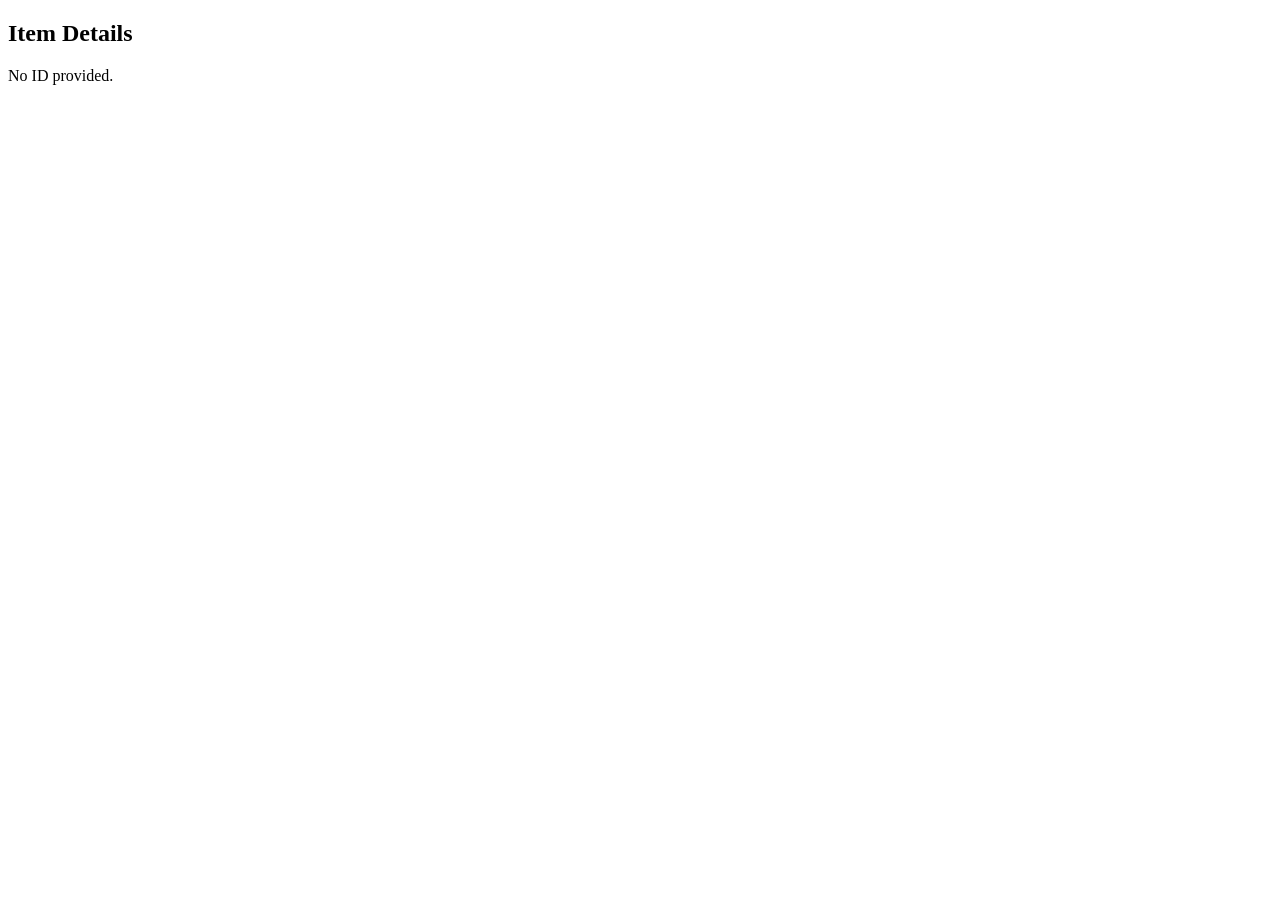
<file: elements/details.html>
<!DOCTYPE html>
<html>
<head>
  <title>Item Details</title>
  <meta charset="UTF-8" />
</head>
<body>
  <h2>Item Details</h2>
  <div id="item-details">Loading...</div>

  <script>
    function wrapSequence(seq, width = 120) {
    return seq.match(new RegExp(`.{1,${width}}`, 'g')).join('\n');
    }
    // Get query parameter
    const params = new URLSearchParams(window.location.search);
    const id = params.get("id");
    
    if (!id) {
      document.getElementById("item-details").innerText = "No ID provided.";
    } else {
      fetch("entries/items.json")
      .then(res => res.json())
      .then(data => {
        const item = data.find(d => d.te_id === id);
        const cDNA_wrapped = item.cdnas_txt ? wrapSequence(item.cdnas_txt) : "No sequence available.";
        const pept_wrapped = item.pepts_txt ? wrapSequence(item.pepts_txt) : "No sequence available.";
          if (!item) {
            document.getElementById("item-details").innerText = "Item not found.";
          } else {
            document.getElementById("item-details").innerHTML = `
              <h3>${item.te_id}</h3>
              <h4>Superfamily: ${item.transposon_superfamily}</h4>
              <h4>Family: ${item.transposon_family}</h4>
              <h4>cDNAs</h4>
              <pre class="sequence">${cDNA_wrapped}</pre>
              <h4>Peptides</h4>
              <pre class="sequence">${pept_wrapped}</pre>
            `;
          }
        });
    }
  </script>
</body>
</html>
</file>
<file: css/fullwidth.css>
/* Make this container ignore max-width and margins */
.fullwidth-html {
  position: relative;
  left: 50%;
  right: 50%;
  margin-left: -100vw;
  margin-right: -100vw;
  width: 100vw;
  max-width: 100vw;
  box-sizing: border-box;
  padding: 0 1rem; /* optional padding */
}
</file>
<file: css/extra.css>
.md-typeset pre code {
  white-space: pre-wrap;
  word-break: break-word;
}

.md-content {
  max-width: 100% !important;  /* or 100% for full width */
  margin: 0 auto;
  padding-left: 20px;
  padding-right: 20px;
}

.md-content p {
  text-align: justify;
    text-justify: inter-word
}

.md-sidebar--secondary {
  display: none !important;
}
</file>
<file: css/custom.css>
.md-footer-meta { display: none; }
</file>
<file: assets/stylesheets/main.342714a4.min.css>
@charset "UTF-8";html{-webkit-text-size-adjust:none;-moz-text-size-adjust:none;text-size-adjust:none;box-sizing:border-box}*,:after,:before{box-sizing:inherit}@media (prefers-reduced-motion){*,:after,:before{transition:none!important}}body{margin:0}a,button,input,label{-webkit-tap-highlight-color:transparent}a{color:inherit;text-decoration:none}hr{border:0;box-sizing:initial;display:block;height:.05rem;overflow:visible;padding:0}small{font-size:80%}sub,sup{line-height:1em}img{border-style:none}table{border-collapse:initial;border-spacing:0}td,th{font-weight:400;vertical-align:top}button{background:#0000;border:0;font-family:inherit;font-size:inherit;margin:0;padding:0}input{border:0;outline:none}:root{--md-primary-fg-color:#4051b5;--md-primary-fg-color--light:#5d6cc0;--md-primary-fg-color--dark:#303fa1;--md-primary-bg-color:#fff;--md-primary-bg-color--light:#ffffffb3;--md-accent-fg-color:#526cfe;--md-accent-fg-color--transparent:#526cfe1a;--md-accent-bg-color:#fff;--md-accent-bg-color--light:#ffffffb3}[data-md-color-scheme=default]{color-scheme:light}[data-md-color-scheme=default] img[src$="#gh-dark-mode-only"],[data-md-color-scheme=default] img[src$="#only-dark"]{display:none}:root,[data-md-color-scheme=default]{--md-hue:225deg;--md-default-fg-color:#000000de;--md-default-fg-color--light:#0000008a;--md-default-fg-color--lighter:#00000052;--md-default-fg-color--lightest:#00000012;--md-default-bg-color:#fff;--md-default-bg-color--light:#ffffffb3;--md-default-bg-color--lighter:#ffffff4d;--md-default-bg-color--lightest:#ffffff1f;--md-code-fg-color:#36464e;--md-code-bg-color:#f5f5f5;--md-code-hl-color:#4287ff;--md-code-hl-color--light:#4287ff1a;--md-code-hl-number-color:#d52a2a;--md-code-hl-special-color:#db1457;--md-code-hl-function-color:#a846b9;--md-code-hl-constant-color:#6e59d9;--md-code-hl-keyword-color:#3f6ec6;--md-code-hl-string-color:#1c7d4d;--md-code-hl-name-color:var(--md-code-fg-color);--md-code-hl-operator-color:var(--md-default-fg-color--light);--md-code-hl-punctuation-color:var(--md-default-fg-color--light);--md-code-hl-comment-color:var(--md-default-fg-color--light);--md-code-hl-generic-color:var(--md-default-fg-color--light);--md-code-hl-variable-color:var(--md-default-fg-color--light);--md-typeset-color:var(--md-default-fg-color);--md-typeset-a-color:var(--md-primary-fg-color);--md-typeset-del-color:#f5503d26;--md-typeset-ins-color:#0bd57026;--md-typeset-kbd-color:#fafafa;--md-typeset-kbd-accent-color:#fff;--md-typeset-kbd-border-color:#b8b8b8;--md-typeset-mark-color:#ffff0080;--md-typeset-table-color:#0000001f;--md-typeset-table-color--light:rgba(0,0,0,.035);--md-admonition-fg-color:var(--md-default-fg-color);--md-admonition-bg-color:var(--md-default-bg-color);--md-warning-fg-color:#000000de;--md-warning-bg-color:#ff9;--md-footer-fg-color:#fff;--md-footer-fg-color--light:#ffffffb3;--md-footer-fg-color--lighter:#ffffff73;--md-footer-bg-color:#000000de;--md-footer-bg-color--dark:#00000052;--md-shadow-z1:0 0.2rem 0.5rem #0000000d,0 0 0.05rem #0000001a;--md-shadow-z2:0 0.2rem 0.5rem #0000001a,0 0 0.05rem #00000040;--md-shadow-z3:0 0.2rem 0.5rem #0003,0 0 0.05rem #00000059}.md-icon svg{fill:currentcolor;display:block;height:1.2rem;width:1.2rem}body{-webkit-font-smoothing:antialiased;-moz-osx-font-smoothing:grayscale;--md-text-font-family:var(--md-text-font,_),-apple-system,BlinkMacSystemFont,Helvetica,Arial,sans-serif;--md-code-font-family:var(--md-code-font,_),SFMono-Regular,Consolas,Menlo,monospace}aside,body,input{font-feature-settings:"kern","liga";color:var(--md-typeset-color);font-family:var(--md-text-font-family)}code,kbd,pre{font-feature-settings:"kern";font-family:var(--md-code-font-family)}:root{--md-typeset-table-sort-icon:url('data:image/svg+xml;charset=utf-8,<svg xmlns="http://www.w3.org/2000/svg" viewBox="0 0 24 24"><path d="m18 21-4-4h3V7h-3l4-4 4 4h-3v10h3M2 19v-2h10v2M2 13v-2h7v2M2 7V5h4v2z"/></svg>');--md-typeset-table-sort-icon--asc:url('data:image/svg+xml;charset=utf-8,<svg xmlns="http://www.w3.org/2000/svg" viewBox="0 0 24 24"><path d="M19 17h3l-4 4-4-4h3V3h2M2 17h10v2H2M6 5v2H2V5m0 6h7v2H2z"/></svg>');--md-typeset-table-sort-icon--desc:url('data:image/svg+xml;charset=utf-8,<svg xmlns="http://www.w3.org/2000/svg" viewBox="0 0 24 24"><path d="M19 7h3l-4-4-4 4h3v14h2M2 17h10v2H2M6 5v2H2V5m0 6h7v2H2z"/></svg>')}.md-typeset{-webkit-print-color-adjust:exact;color-adjust:exact;font-size:.8rem;line-height:1.6;overflow-wrap:break-word}@media print{.md-typeset{font-size:.68rem}}.md-typeset blockquote,.md-typeset dl,.md-typeset figure,.md-typeset ol,.md-typeset pre,.md-typeset ul{margin-bottom:1em;margin-top:1em}.md-typeset h1{color:var(--md-default-fg-color--light);font-size:2em;line-height:1.3;margin:0 0 1.25em}.md-typeset h1,.md-typeset h2{font-weight:300;letter-spacing:-.01em}.md-typeset h2{font-size:1.5625em;line-height:1.4;margin:1.6em 0 .64em}.md-typeset h3{font-size:1.25em;font-weight:400;letter-spacing:-.01em;line-height:1.5;margin:1.6em 0 .8em}.md-typeset h2+h3{margin-top:.8em}.md-typeset h4{font-weight:700;letter-spacing:-.01em;margin:1em 0}.md-typeset h5,.md-typeset h6{color:var(--md-default-fg-color--light);font-size:.8em;font-weight:700;letter-spacing:-.01em;margin:1.25em 0}.md-typeset h5{text-transform:uppercase}.md-typeset h5 code{text-transform:none}.md-typeset hr{border-bottom:.05rem solid var(--md-default-fg-color--lightest);display:flow-root;margin:1.5em 0}.md-typeset a{color:var(--md-typeset-a-color);word-break:break-word}.md-typeset a,.md-typeset a:before{transition:color 125ms}.md-typeset a:focus,.md-typeset a:hover{color:var(--md-accent-fg-color)}.md-typeset a:focus code,.md-typeset a:hover code{background-color:var(--md-accent-fg-color--transparent)}.md-typeset a code{color:currentcolor;transition:background-color 125ms}.md-typeset a.focus-visible{outline-color:var(--md-accent-fg-color);outline-offset:.2rem}.md-typeset code,.md-typeset kbd,.md-typeset pre{color:var(--md-code-fg-color);direction:ltr;font-variant-ligatures:none}@media print{.md-typeset code,.md-typeset kbd,.md-typeset pre{white-space:pre-wrap}}.md-typeset code{background-color:var(--md-code-bg-color);border-radius:.1rem;-webkit-box-decoration-break:clone;box-decoration-break:clone;font-size:.85em;padding:0 .2941176471em;word-break:break-word}.md-typeset code:not(.focus-visible){-webkit-tap-highlight-color:transparent;outline:none}.md-typeset pre{display:flow-root;line-height:1.4;position:relative}.md-typeset pre>code{-webkit-box-decoration-break:slice;box-decoration-break:slice;box-shadow:none;display:block;margin:0;outline-color:var(--md-accent-fg-color);overflow:auto;padding:.7720588235em 1.1764705882em;scrollbar-color:var(--md-default-fg-color--lighter) #0000;scrollbar-width:thin;touch-action:auto;word-break:normal}.md-typeset pre>code:hover{scrollbar-color:var(--md-accent-fg-color) #0000}.md-typeset pre>code::-webkit-scrollbar{height:.2rem;width:.2rem}.md-typeset pre>code::-webkit-scrollbar-thumb{background-color:var(--md-default-fg-color--lighter)}.md-typeset pre>code::-webkit-scrollbar-thumb:hover{background-color:var(--md-accent-fg-color)}.md-typeset kbd{background-color:var(--md-typeset-kbd-color);border-radius:.1rem;box-shadow:0 .1rem 0 .05rem var(--md-typeset-kbd-border-color),0 .1rem 0 var(--md-typeset-kbd-border-color),0 -.1rem .2rem var(--md-typeset-kbd-accent-color) inset;color:var(--md-default-fg-color);display:inline-block;font-size:.75em;padding:0 .6666666667em;vertical-align:text-top;word-break:break-word}.md-typeset mark{background-color:var(--md-typeset-mark-color);-webkit-box-decoration-break:clone;box-decoration-break:clone;color:inherit;word-break:break-word}.md-typeset abbr{border-bottom:.05rem dotted var(--md-default-fg-color--light);cursor:help;text-decoration:none}.md-typeset small{opacity:.75}[dir=ltr] .md-typeset sub,[dir=ltr] .md-typeset sup{margin-left:.078125em}[dir=rtl] .md-typeset sub,[dir=rtl] .md-typeset sup{margin-right:.078125em}[dir=ltr] .md-typeset blockquote{padding-left:.6rem}[dir=rtl] .md-typeset blockquote{padding-right:.6rem}[dir=ltr] .md-typeset blockquote{border-left:.2rem solid var(--md-default-fg-color--lighter)}[dir=rtl] .md-typeset blockquote{border-right:.2rem solid var(--md-default-fg-color--lighter)}.md-typeset blockquote{color:var(--md-default-fg-color--light);margin-left:0;margin-right:0}.md-typeset ul{list-style-type:disc}.md-typeset ul[type]{list-style-type:revert-layer}[dir=ltr] .md-typeset ol,[dir=ltr] .md-typeset ul{margin-left:.625em}[dir=rtl] .md-typeset ol,[dir=rtl] .md-typeset ul{margin-right:.625em}.md-typeset ol,.md-typeset ul{padding:0}.md-typeset ol:not([hidden]),.md-typeset ul:not([hidden]){display:flow-root}.md-typeset ol ol,.md-typeset ul ol{list-style-type:lower-alpha}.md-typeset ol ol ol,.md-typeset ul ol ol{list-style-type:lower-roman}.md-typeset ol ol ol ol,.md-typeset ul ol ol ol{list-style-type:upper-alpha}.md-typeset ol ol ol ol ol,.md-typeset ul ol ol ol ol{list-style-type:upper-roman}.md-typeset ol[type],.md-typeset ul[type]{list-style-type:revert-layer}[dir=ltr] .md-typeset ol li,[dir=ltr] .md-typeset ul li{margin-left:1.25em}[dir=rtl] .md-typeset ol li,[dir=rtl] .md-typeset ul li{margin-right:1.25em}.md-typeset ol li,.md-typeset ul li{margin-bottom:.5em}.md-typeset ol li blockquote,.md-typeset ol li p,.md-typeset ul li blockquote,.md-typeset ul li p{margin:.5em 0}.md-typeset ol li:last-child,.md-typeset ul li:last-child{margin-bottom:0}[dir=ltr] .md-typeset ol li ol,[dir=ltr] .md-typeset ol li ul,[dir=ltr] .md-typeset ul li ol,[dir=ltr] .md-typeset ul li ul{margin-left:.625em}[dir=rtl] .md-typeset ol li ol,[dir=rtl] .md-typeset ol li ul,[dir=rtl] .md-typeset ul li ol,[dir=rtl] .md-typeset ul li ul{margin-right:.625em}.md-typeset ol li ol,.md-typeset ol li ul,.md-typeset ul li ol,.md-typeset ul li ul{margin-bottom:.5em;margin-top:.5em}[dir=ltr] .md-typeset dd{margin-left:1.875em}[dir=rtl] .md-typeset dd{margin-right:1.875em}.md-typeset dd{margin-bottom:1.5em;margin-top:1em}.md-typeset img,.md-typeset svg,.md-typeset video{height:auto;max-width:100%}.md-typeset img[align=left]{margin:1em 1em 1em 0}.md-typeset img[align=right]{margin:1em 0 1em 1em}.md-typeset img[align]:only-child{margin-top:0}.md-typeset figure{display:flow-root;margin:1em auto;max-width:100%;text-align:center;width:-moz-fit-content;width:fit-content}.md-typeset figure img{display:block;margin:0 auto}.md-typeset figcaption{font-style:italic;margin:1em auto;max-width:24rem}.md-typeset iframe{max-width:100%}.md-typeset table:not([class]){background-color:var(--md-default-bg-color);border:.05rem solid var(--md-typeset-table-color);border-radius:.1rem;display:inline-block;font-size:.64rem;max-width:100%;overflow:auto;touch-action:auto}@media print{.md-typeset table:not([class]){display:table}}.md-typeset table:not([class])+*{margin-top:1.5em}.md-typeset table:not([class]) td>:first-child,.md-typeset table:not([class]) th>:first-child{margin-top:0}.md-typeset table:not([class]) td>:last-child,.md-typeset table:not([class]) th>:last-child{margin-bottom:0}.md-typeset table:not([class]) td:not([align]),.md-typeset table:not([class]) th:not([align]){text-align:left}[dir=rtl] .md-typeset table:not([class]) td:not([align]),[dir=rtl] .md-typeset table:not([class]) th:not([align]){text-align:right}.md-typeset table:not([class]) th{font-weight:700;min-width:5rem;padding:.9375em 1.25em;vertical-align:top}.md-typeset table:not([class]) td{border-top:.05rem solid var(--md-typeset-table-color);padding:.9375em 1.25em;vertical-align:top}.md-typeset table:not([class]) tbody tr{transition:background-color 125ms}.md-typeset table:not([class]) tbody tr:hover{background-color:var(--md-typeset-table-color--light);box-shadow:0 .05rem 0 var(--md-default-bg-color) inset}.md-typeset table:not([class]) a{word-break:normal}.md-typeset table th[role=columnheader]{cursor:pointer}[dir=ltr] .md-typeset table th[role=columnheader]:after{margin-left:.5em}[dir=rtl] .md-typeset table th[role=columnheader]:after{margin-right:.5em}.md-typeset table th[role=columnheader]:after{content:"";display:inline-block;height:1.2em;-webkit-mask-image:var(--md-typeset-table-sort-icon);mask-image:var(--md-typeset-table-sort-icon);-webkit-mask-repeat:no-repeat;mask-repeat:no-repeat;-webkit-mask-size:contain;mask-size:contain;transition:background-color 125ms;vertical-align:text-bottom;width:1.2em}.md-typeset table th[role=columnheader]:hover:after{background-color:var(--md-default-fg-color--lighter)}.md-typeset table th[role=columnheader][aria-sort=ascending]:after{background-color:var(--md-default-fg-color--light);-webkit-mask-image:var(--md-typeset-table-sort-icon--asc);mask-image:var(--md-typeset-table-sort-icon--asc)}.md-typeset table th[role=columnheader][aria-sort=descending]:after{background-color:var(--md-default-fg-color--light);-webkit-mask-image:var(--md-typeset-table-sort-icon--desc);mask-image:var(--md-typeset-table-sort-icon--desc)}.md-typeset__scrollwrap{margin:1em -.8rem;overflow-x:auto;touch-action:auto}.md-typeset__table{display:inline-block;margin-bottom:.5em;padding:0 .8rem}@media print{.md-typeset__table{display:block}}html .md-typeset__table table{display:table;margin:0;overflow:hidden;width:100%}@media screen and (max-width:44.984375em){.md-content__inner>pre{margin:1em -.8rem}.md-content__inner>pre code{border-radius:0}}.md-typeset .md-author{border-radius:100%;display:block;flex-shrink:0;height:1.6rem;overflow:hidden;position:relative;transition:color 125ms,transform 125ms;width:1.6rem}.md-typeset .md-author img{display:block}.md-typeset .md-author--more{background:var(--md-default-fg-color--lightest);color:var(--md-default-fg-color--lighter);font-size:.6rem;font-weight:700;line-height:1.6rem;text-align:center}.md-typeset .md-author--long{height:2.4rem;width:2.4rem}.md-typeset a.md-author{transform:scale(1)}.md-typeset a.md-author img{border-radius:100%;filter:grayscale(100%) opacity(75%);transition:filter 125ms}.md-typeset a.md-author:focus,.md-typeset a.md-author:hover{transform:scale(1.1);z-index:1}.md-typeset a.md-author:focus img,.md-typeset a.md-author:hover img{filter:grayscale(0)}.md-banner{background-color:var(--md-footer-bg-color);color:var(--md-footer-fg-color);overflow:auto}@media print{.md-banner{display:none}}.md-banner--warning{background-color:var(--md-warning-bg-color);color:var(--md-warning-fg-color)}.md-banner__inner{font-size:.7rem;margin:.6rem auto;padding:0 .8rem}[dir=ltr] .md-banner__button{float:right}[dir=rtl] .md-banner__button{float:left}.md-banner__button{color:inherit;cursor:pointer;transition:opacity .25s}.no-js .md-banner__button{display:none}.md-banner__button:hover{opacity:.7}html{font-size:125%;height:100%;overflow-x:hidden}@media screen and (min-width:100em){html{font-size:137.5%}}@media screen and (min-width:125em){html{font-size:150%}}body{background-color:var(--md-default-bg-color);display:flex;flex-direction:column;font-size:.5rem;min-height:100%;position:relative;width:100%}@media print{body{display:block}}@media screen and (max-width:59.984375em){body[data-md-scrolllock]{position:fixed}}.md-grid{margin-left:auto;margin-right:auto;max-width:61rem}.md-container{display:flex;flex-direction:column;flex-grow:1}@media print{.md-container{display:block}}.md-main{flex-grow:1}.md-main__inner{display:flex;height:100%;margin-top:1.5rem}.md-ellipsis{overflow:hidden;text-overflow:ellipsis}.md-toggle{display:none}.md-option{height:0;opacity:0;position:absolute;width:0}.md-option:checked+label:not([hidden]){display:block}.md-option.focus-visible+label{outline-color:var(--md-accent-fg-color);outline-style:auto}.md-skip{background-color:var(--md-default-fg-color);border-radius:.1rem;color:var(--md-default-bg-color);font-size:.64rem;margin:.5rem;opacity:0;outline-color:var(--md-accent-fg-color);padding:.3rem .5rem;position:fixed;transform:translateY(.4rem);z-index:-1}.md-skip:focus{opacity:1;transform:translateY(0);transition:transform .25s cubic-bezier(.4,0,.2,1),opacity 175ms 75ms;z-index:10}@page{margin:25mm}:root{--md-clipboard-icon:url('data:image/svg+xml;charset=utf-8,<svg xmlns="http://www.w3.org/2000/svg" viewBox="0 0 24 24"><path d="M19 21H8V7h11m0-2H8a2 2 0 0 0-2 2v14a2 2 0 0 0 2 2h11a2 2 0 0 0 2-2V7a2 2 0 0 0-2-2m-3-4H4a2 2 0 0 0-2 2v14h2V3h12z"/></svg>')}.md-clipboard{border-radius:.1rem;color:var(--md-default-fg-color--lightest);cursor:pointer;height:1.5em;outline-color:var(--md-accent-fg-color);outline-offset:.1rem;position:absolute;right:.5em;top:.5em;transition:color .25s;width:1.5em;z-index:1}@media print{.md-clipboard{display:none}}.md-clipboard:not(.focus-visible){-webkit-tap-highlight-color:transparent;outline:none}:hover>.md-clipboard{color:var(--md-default-fg-color--light)}.md-clipboard:focus,.md-clipboard:hover{color:var(--md-accent-fg-color)}.md-clipboard:after{background-color:currentcolor;content:"";display:block;height:1.125em;margin:0 auto;-webkit-mask-image:var(--md-clipboard-icon);mask-image:var(--md-clipboard-icon);-webkit-mask-position:center;mask-position:center;-webkit-mask-repeat:no-repeat;mask-repeat:no-repeat;-webkit-mask-size:contain;mask-size:contain;width:1.125em}.md-clipboard--inline{cursor:pointer}.md-clipboard--inline code{transition:color .25s,background-color .25s}.md-clipboard--inline:focus code,.md-clipboard--inline:hover code{background-color:var(--md-accent-fg-color--transparent);color:var(--md-accent-fg-color)}.md-typeset .md-code__content{display:grid}@keyframes consent{0%{opacity:0;transform:translateY(100%)}to{opacity:1;transform:translateY(0)}}@keyframes overlay{0%{opacity:0}to{opacity:1}}.md-consent__overlay{animation:overlay .25s both;-webkit-backdrop-filter:blur(.1rem);backdrop-filter:blur(.1rem);background-color:#0000008a;height:100%;opacity:1;position:fixed;top:0;width:100%;z-index:5}.md-consent__inner{animation:consent .5s cubic-bezier(.1,.7,.1,1) both;background-color:var(--md-default-bg-color);border:0;border-radius:.1rem;bottom:0;box-shadow:0 0 .2rem #0000001a,0 .2rem .4rem #0003;max-height:100%;overflow:auto;padding:0;position:fixed;width:100%;z-index:5}.md-consent__form{padding:.8rem}.md-consent__settings{display:none;margin:1em 0}input:checked+.md-consent__settings{display:block}.md-consent__controls{margin-bottom:.8rem}.md-typeset .md-consent__controls .md-button{display:inline}@media screen and (max-width:44.984375em){.md-typeset .md-consent__controls .md-button{display:block;margin-top:.4rem;text-align:center;width:100%}}.md-consent label{cursor:pointer}.md-content{flex-grow:1;min-width:0}.md-content__inner{margin:0 .8rem 1.2rem;padding-top:.6rem}@media screen and (min-width:76.25em){[dir=ltr] .md-sidebar--primary:not([hidden])~.md-content>.md-content__inner{margin-left:1.2rem}[dir=ltr] .md-sidebar--secondary:not([hidden])~.md-content>.md-content__inner,[dir=rtl] .md-sidebar--primary:not([hidden])~.md-content>.md-content__inner{margin-right:1.2rem}[dir=rtl] .md-sidebar--secondary:not([hidden])~.md-content>.md-content__inner{margin-left:1.2rem}}.md-content__inner:before{content:"";display:block;height:.4rem}.md-content__inner>:last-child{margin-bottom:0}[dir=ltr] .md-content__button{float:right}[dir=rtl] .md-content__button{float:left}[dir=ltr] .md-content__button{margin-left:.4rem}[dir=rtl] .md-content__button{margin-right:.4rem}.md-content__button{margin:.4rem 0;padding:0}@media print{.md-content__button{display:none}}.md-typeset .md-content__button{color:var(--md-default-fg-color--lighter)}.md-content__button svg{display:inline;vertical-align:top}[dir=rtl] .md-content__button svg{transform:scaleX(-1)}[dir=ltr] .md-dialog{right:.8rem}[dir=rtl] .md-dialog{left:.8rem}.md-dialog{background-color:var(--md-default-fg-color);border-radius:.1rem;bottom:.8rem;box-shadow:var(--md-shadow-z3);min-width:11.1rem;opacity:0;padding:.4rem .6rem;pointer-events:none;position:fixed;transform:translateY(100%);transition:transform 0ms .4s,opacity .4s;z-index:4}@media print{.md-dialog{display:none}}.md-dialog--active{opacity:1;pointer-events:auto;transform:translateY(0);transition:transform .4s cubic-bezier(.075,.85,.175,1),opacity .4s}.md-dialog__inner{color:var(--md-default-bg-color);font-size:.7rem}.md-feedback{margin:2em 0 1em;text-align:center}.md-feedback fieldset{border:none;margin:0;padding:0}.md-feedback__title{font-weight:700;margin:1em auto}.md-feedback__inner{position:relative}.md-feedback__list{display:flex;flex-wrap:wrap;place-content:baseline center;position:relative}.md-feedback__list:hover .md-icon:not(:disabled){color:var(--md-default-fg-color--lighter)}:disabled .md-feedback__list{min-height:1.8rem}.md-feedback__icon{color:var(--md-default-fg-color--light);cursor:pointer;flex-shrink:0;margin:0 .1rem;transition:color 125ms}.md-feedback__icon:not(:disabled).md-icon:hover{color:var(--md-accent-fg-color)}.md-feedback__icon:disabled{color:var(--md-default-fg-color--lightest);pointer-events:none}.md-feedback__note{opacity:0;position:relative;transform:translateY(.4rem);transition:transform .4s cubic-bezier(.1,.7,.1,1),opacity .15s}.md-feedback__note>*{margin:0 auto;max-width:16rem}:disabled .md-feedback__note{opacity:1;transform:translateY(0)}@media print{.md-feedback{display:none}}.md-footer{background-color:var(--md-footer-bg-color);color:var(--md-footer-fg-color)}@media print{.md-footer{display:none}}.md-footer__inner{justify-content:space-between;overflow:auto;padding:.2rem}.md-footer__inner:not([hidden]){display:flex}.md-footer__link{align-items:end;display:flex;flex-grow:0.01;margin-bottom:.4rem;margin-top:1rem;max-width:100%;outline-color:var(--md-accent-fg-color);overflow:hidden;transition:opacity .25s}.md-footer__link:focus,.md-footer__link:hover{opacity:.7}[dir=rtl] .md-footer__link svg{transform:scaleX(-1)}@media screen and (max-width:44.984375em){.md-footer__link--prev{flex-shrink:0}.md-footer__link--prev .md-footer__title{display:none}}[dir=ltr] .md-footer__link--next{margin-left:auto}[dir=rtl] .md-footer__link--next{margin-right:auto}.md-footer__link--next{text-align:right}[dir=rtl] .md-footer__link--next{text-align:left}.md-footer__title{flex-grow:1;font-size:.9rem;margin-bottom:.7rem;max-width:calc(100% - 2.4rem);padding:0 1rem;white-space:nowrap}.md-footer__button{margin:.2rem;padding:.4rem}.md-footer__direction{font-size:.64rem;opacity:.7}.md-footer-meta{background-color:var(--md-footer-bg-color--dark)}.md-footer-meta__inner{display:flex;flex-wrap:wrap;justify-content:space-between;padding:.2rem}html .md-footer-meta.md-typeset a{color:var(--md-footer-fg-color--light)}html .md-footer-meta.md-typeset a:focus,html .md-footer-meta.md-typeset a:hover{color:var(--md-footer-fg-color)}.md-copyright{color:var(--md-footer-fg-color--lighter);font-size:.64rem;margin:auto .6rem;padding:.4rem 0;width:100%}@media screen and (min-width:45em){.md-copyright{width:auto}}.md-copyright__highlight{color:var(--md-footer-fg-color--light)}.md-social{display:inline-flex;gap:.2rem;margin:0 .4rem;padding:.2rem 0 .6rem}@media screen and (min-width:45em){.md-social{padding:.6rem 0}}.md-social__link{display:inline-block;height:1.6rem;text-align:center;width:1.6rem}.md-social__link:before{line-height:1.9}.md-social__link svg{fill:currentcolor;max-height:.8rem;vertical-align:-25%}.md-typeset .md-button{border:.1rem solid;border-radius:.1rem;color:var(--md-primary-fg-color);cursor:pointer;display:inline-block;font-weight:700;padding:.625em 2em;transition:color 125ms,background-color 125ms,border-color 125ms}.md-typeset .md-button--primary{background-color:var(--md-primary-fg-color);border-color:var(--md-primary-fg-color);color:var(--md-primary-bg-color)}.md-typeset .md-button:focus,.md-typeset .md-button:hover{background-color:var(--md-accent-fg-color);border-color:var(--md-accent-fg-color);color:var(--md-accent-bg-color)}[dir=ltr] .md-typeset .md-input{border-top-left-radius:.1rem}[dir=ltr] .md-typeset .md-input,[dir=rtl] .md-typeset .md-input{border-top-right-radius:.1rem}[dir=rtl] .md-typeset .md-input{border-top-left-radius:.1rem}.md-typeset .md-input{border-bottom:.1rem solid var(--md-default-fg-color--lighter);box-shadow:var(--md-shadow-z1);font-size:.8rem;height:1.8rem;padding:0 .6rem;transition:border .25s,box-shadow .25s}.md-typeset .md-input:focus,.md-typeset .md-input:hover{border-bottom-color:var(--md-accent-fg-color);box-shadow:var(--md-shadow-z2)}.md-typeset .md-input--stretch{width:100%}.md-header{background-color:var(--md-primary-fg-color);box-shadow:0 0 .2rem #0000,0 .2rem .4rem #0000;color:var(--md-primary-bg-color);display:block;left:0;position:sticky;right:0;top:0;z-index:4}@media print{.md-header{display:none}}.md-header[hidden]{transform:translateY(-100%);transition:transform .25s cubic-bezier(.8,0,.6,1),box-shadow .25s}.md-header--shadow{box-shadow:0 0 .2rem #0000001a,0 .2rem .4rem #0003;transition:transform .25s cubic-bezier(.1,.7,.1,1),box-shadow .25s}.md-header__inner{align-items:center;display:flex;padding:0 .2rem}.md-header__button{color:currentcolor;cursor:pointer;margin:.2rem;outline-color:var(--md-accent-fg-color);padding:.4rem;position:relative;transition:opacity .25s;vertical-align:middle;z-index:1}.md-header__button:hover{opacity:.7}.md-header__button:not([hidden]){display:inline-block}.md-header__button:not(.focus-visible){-webkit-tap-highlight-color:transparent;outline:none}.md-header__button.md-logo{margin:.2rem;padding:.4rem}@media screen and (max-width:76.234375em){.md-header__button.md-logo{display:none}}.md-header__button.md-logo img,.md-header__button.md-logo svg{fill:currentcolor;display:block;height:1.2rem;width:auto}@media screen and (min-width:60em){.md-header__button[for=__search]{display:none}}.no-js .md-header__button[for=__search]{display:none}[dir=rtl] .md-header__button[for=__search] svg{transform:scaleX(-1)}@media screen and (min-width:76.25em){.md-header__button[for=__drawer]{display:none}}.md-header__topic{display:flex;max-width:100%;position:absolute;transition:transform .4s cubic-bezier(.1,.7,.1,1),opacity .15s;white-space:nowrap}.md-header__topic+.md-header__topic{opacity:0;pointer-events:none;transform:translateX(1.25rem);transition:transform .4s cubic-bezier(1,.7,.1,.1),opacity .15s;z-index:-1}[dir=rtl] .md-header__topic+.md-header__topic{transform:translateX(-1.25rem)}.md-header__topic:first-child{font-weight:700}[dir=ltr] .md-header__title{margin-left:1rem;margin-right:.4rem}[dir=rtl] .md-header__title{margin-left:.4rem;margin-right:1rem}.md-header__title{flex-grow:1;font-size:.9rem;height:2.4rem;line-height:2.4rem}.md-header__title--active .md-header__topic{opacity:0;pointer-events:none;transform:translateX(-1.25rem);transition:transform .4s cubic-bezier(1,.7,.1,.1),opacity .15s;z-index:-1}[dir=rtl] .md-header__title--active .md-header__topic{transform:translateX(1.25rem)}.md-header__title--active .md-header__topic+.md-header__topic{opacity:1;pointer-events:auto;transform:translateX(0);transition:transform .4s cubic-bezier(.1,.7,.1,1),opacity .15s;z-index:0}.md-header__title>.md-header__ellipsis{height:100%;position:relative;width:100%}.md-header__option{display:flex;flex-shrink:0;max-width:100%;transition:max-width 0ms .25s,opacity .25s .25s;white-space:nowrap}[data-md-toggle=search]:checked~.md-header .md-header__option{max-width:0;opacity:0;transition:max-width 0ms,opacity 0ms}.md-header__option>input{bottom:0}.md-header__source{display:none}@media screen and (min-width:60em){[dir=ltr] .md-header__source{margin-left:1rem}[dir=rtl] .md-header__source{margin-right:1rem}.md-header__source{display:block;max-width:11.7rem;width:11.7rem}}@media screen and (min-width:76.25em){[dir=ltr] .md-header__source{margin-left:1.4rem}[dir=rtl] .md-header__source{margin-right:1.4rem}}.md-meta{color:var(--md-default-fg-color--light);font-size:.7rem;line-height:1.3}.md-meta__list{display:inline-flex;flex-wrap:wrap;list-style:none;margin:0;padding:0}.md-meta__item:not(:last-child):after{content:"·";margin-left:.2rem;margin-right:.2rem}.md-meta__link{color:var(--md-typeset-a-color)}.md-meta__link:focus,.md-meta__link:hover{color:var(--md-accent-fg-color)}.md-draft{background-color:#ff1744;border-radius:.125em;color:#fff;display:inline-block;font-weight:700;padding-left:.5714285714em;padding-right:.5714285714em}:root{--md-nav-icon--prev:url('data:image/svg+xml;charset=utf-8,<svg xmlns="http://www.w3.org/2000/svg" viewBox="0 0 24 24"><path d="M20 11v2H8l5.5 5.5-1.42 1.42L4.16 12l7.92-7.92L13.5 5.5 8 11z"/></svg>');--md-nav-icon--next:url('data:image/svg+xml;charset=utf-8,<svg xmlns="http://www.w3.org/2000/svg" viewBox="0 0 24 24"><path d="M8.59 16.58 13.17 12 8.59 7.41 10 6l6 6-6 6z"/></svg>');--md-toc-icon:url('data:image/svg+xml;charset=utf-8,<svg xmlns="http://www.w3.org/2000/svg" viewBox="0 0 24 24"><path d="M3 9h14V7H3zm0 4h14v-2H3zm0 4h14v-2H3zm16 0h2v-2h-2zm0-10v2h2V7zm0 6h2v-2h-2z"/></svg>')}.md-nav{font-size:.7rem;line-height:1.3}.md-nav__title{color:var(--md-default-fg-color--light);display:block;font-weight:700;overflow:hidden;padding:0 .6rem;text-overflow:ellipsis}.md-nav__title .md-nav__button{display:none}.md-nav__title .md-nav__button img{height:100%;width:auto}.md-nav__title .md-nav__button.md-logo img,.md-nav__title .md-nav__button.md-logo svg{fill:currentcolor;display:block;height:2.4rem;max-width:100%;object-fit:contain;width:auto}.md-nav__list{list-style:none;margin:0;padding:0}.md-nav__link{align-items:flex-start;display:flex;gap:.4rem;margin-top:.625em;scroll-snap-align:start;transition:color 125ms}.md-nav__link--passed{color:var(--md-default-fg-color--light)}.md-nav__item .md-nav__link--active,.md-nav__item .md-nav__link--active code{color:var(--md-typeset-a-color)}.md-nav__link .md-ellipsis{position:relative}[dir=ltr] .md-nav__link .md-icon:last-child{margin-left:auto}[dir=rtl] .md-nav__link .md-icon:last-child{margin-right:auto}.md-nav__link svg{fill:currentcolor;flex-shrink:0;height:1.3em;position:relative}.md-nav__link[for]:focus,.md-nav__link[for]:hover,.md-nav__link[href]:focus,.md-nav__link[href]:hover{color:var(--md-accent-fg-color);cursor:pointer}.md-nav__link.focus-visible{outline-color:var(--md-accent-fg-color);outline-offset:.2rem}.md-nav--primary .md-nav__link[for=__toc]{display:none}.md-nav--primary .md-nav__link[for=__toc] .md-icon:after{background-color:currentcolor;display:block;height:100%;-webkit-mask-image:var(--md-toc-icon);mask-image:var(--md-toc-icon);width:100%}.md-nav--primary .md-nav__link[for=__toc]~.md-nav{display:none}.md-nav__container>.md-nav__link{margin-top:0}.md-nav__container>.md-nav__link:first-child{flex-grow:1;min-width:0}.md-nav__icon{flex-shrink:0}.md-nav__source{display:none}@media screen and (max-width:76.234375em){.md-nav--primary,.md-nav--primary .md-nav{background-color:var(--md-default-bg-color);display:flex;flex-direction:column;height:100%;left:0;position:absolute;right:0;top:0;z-index:1}.md-nav--primary .md-nav__item,.md-nav--primary .md-nav__title{font-size:.8rem;line-height:1.5}.md-nav--primary .md-nav__title{background-color:var(--md-default-fg-color--lightest);color:var(--md-default-fg-color--light);cursor:pointer;height:5.6rem;line-height:2.4rem;padding:3rem .8rem .2rem;position:relative;white-space:nowrap}[dir=ltr] .md-nav--primary .md-nav__title .md-nav__icon{left:.4rem}[dir=rtl] .md-nav--primary .md-nav__title .md-nav__icon{right:.4rem}.md-nav--primary .md-nav__title .md-nav__icon{display:block;height:1.2rem;margin:.2rem;position:absolute;top:.4rem;width:1.2rem}.md-nav--primary .md-nav__title .md-nav__icon:after{background-color:currentcolor;content:"";display:block;height:100%;-webkit-mask-image:var(--md-nav-icon--prev);mask-image:var(--md-nav-icon--prev);-webkit-mask-position:center;mask-position:center;-webkit-mask-repeat:no-repeat;mask-repeat:no-repeat;-webkit-mask-size:contain;mask-size:contain;width:100%}.md-nav--primary .md-nav__title~.md-nav__list{background-color:var(--md-default-bg-color);box-shadow:0 .05rem 0 var(--md-default-fg-color--lightest) inset;overflow-y:auto;scroll-snap-type:y mandatory;touch-action:pan-y}.md-nav--primary .md-nav__title~.md-nav__list>:first-child{border-top:0}.md-nav--primary .md-nav__title[for=__drawer]{background-color:var(--md-primary-fg-color);color:var(--md-primary-bg-color);font-weight:700}.md-nav--primary .md-nav__title .md-logo{display:block;left:.2rem;margin:.2rem;padding:.4rem;position:absolute;right:.2rem;top:.2rem}.md-nav--primary .md-nav__list{flex:1}.md-nav--primary .md-nav__item{border-top:.05rem solid var(--md-default-fg-color--lightest)}.md-nav--primary .md-nav__item--active>.md-nav__link{color:var(--md-typeset-a-color)}.md-nav--primary .md-nav__item--active>.md-nav__link:focus,.md-nav--primary .md-nav__item--active>.md-nav__link:hover{color:var(--md-accent-fg-color)}.md-nav--primary .md-nav__link{margin-top:0;padding:.6rem .8rem}.md-nav--primary .md-nav__link svg{margin-top:.1em}.md-nav--primary .md-nav__link>.md-nav__link{padding:0}[dir=ltr] .md-nav--primary .md-nav__link .md-nav__icon{margin-right:-.2rem}[dir=rtl] .md-nav--primary .md-nav__link .md-nav__icon{margin-left:-.2rem}.md-nav--primary .md-nav__link .md-nav__icon{font-size:1.2rem;height:1.2rem;width:1.2rem}.md-nav--primary .md-nav__link .md-nav__icon:after{background-color:currentcolor;content:"";display:block;height:100%;-webkit-mask-image:var(--md-nav-icon--next);mask-image:var(--md-nav-icon--next);-webkit-mask-position:center;mask-position:center;-webkit-mask-repeat:no-repeat;mask-repeat:no-repeat;-webkit-mask-size:contain;mask-size:contain;width:100%}[dir=rtl] .md-nav--primary .md-nav__icon:after{transform:scale(-1)}.md-nav--primary .md-nav--secondary .md-nav{background-color:initial;position:static}[dir=ltr] .md-nav--primary .md-nav--secondary .md-nav .md-nav__link{padding-left:1.4rem}[dir=rtl] .md-nav--primary .md-nav--secondary .md-nav .md-nav__link{padding-right:1.4rem}[dir=ltr] .md-nav--primary .md-nav--secondary .md-nav .md-nav .md-nav__link{padding-left:2rem}[dir=rtl] .md-nav--primary .md-nav--secondary .md-nav .md-nav .md-nav__link{padding-right:2rem}[dir=ltr] .md-nav--primary .md-nav--secondary .md-nav .md-nav .md-nav .md-nav__link{padding-left:2.6rem}[dir=rtl] .md-nav--primary .md-nav--secondary .md-nav .md-nav .md-nav .md-nav__link{padding-right:2.6rem}[dir=ltr] .md-nav--primary .md-nav--secondary .md-nav .md-nav .md-nav .md-nav .md-nav__link{padding-left:3.2rem}[dir=rtl] .md-nav--primary .md-nav--secondary .md-nav .md-nav .md-nav .md-nav .md-nav__link{padding-right:3.2rem}.md-nav--secondary{background-color:initial}.md-nav__toggle~.md-nav{display:flex;opacity:0;transform:translateX(100%);transition:transform .25s cubic-bezier(.8,0,.6,1),opacity 125ms 50ms}[dir=rtl] .md-nav__toggle~.md-nav{transform:translateX(-100%)}.md-nav__toggle:checked~.md-nav{opacity:1;transform:translateX(0);transition:transform .25s cubic-bezier(.4,0,.2,1),opacity 125ms 125ms}.md-nav__toggle:checked~.md-nav>.md-nav__list{-webkit-backface-visibility:hidden;backface-visibility:hidden}}@media screen and (max-width:59.984375em){.md-nav--primary .md-nav__link[for=__toc]{display:flex}.md-nav--primary .md-nav__link[for=__toc] .md-icon:after{content:""}.md-nav--primary .md-nav__link[for=__toc]+.md-nav__link{display:none}.md-nav--primary .md-nav__link[for=__toc]~.md-nav{display:flex}.md-nav__source{background-color:var(--md-primary-fg-color--dark);color:var(--md-primary-bg-color);display:block;padding:0 .2rem}}@media screen and (min-width:60em) and (max-width:76.234375em){.md-nav--integrated .md-nav__link[for=__toc]{display:flex}.md-nav--integrated .md-nav__link[for=__toc] .md-icon:after{content:""}.md-nav--integrated .md-nav__link[for=__toc]+.md-nav__link{display:none}.md-nav--integrated .md-nav__link[for=__toc]~.md-nav{display:flex}}@media screen and (min-width:60em){.md-nav{margin-bottom:-.4rem}.md-nav--secondary .md-nav__title{background:var(--md-default-bg-color);box-shadow:0 0 .4rem .4rem var(--md-default-bg-color);position:sticky;top:0;z-index:1}.md-nav--secondary .md-nav__title[for=__toc]{scroll-snap-align:start}.md-nav--secondary .md-nav__title .md-nav__icon{display:none}[dir=ltr] .md-nav--secondary .md-nav__list{padding-left:.6rem}[dir=rtl] .md-nav--secondary .md-nav__list{padding-right:.6rem}.md-nav--secondary .md-nav__list{padding-bottom:.4rem}[dir=ltr] .md-nav--secondary .md-nav__item>.md-nav__link{margin-right:.4rem}[dir=rtl] .md-nav--secondary .md-nav__item>.md-nav__link{margin-left:.4rem}}@media screen and (min-width:76.25em){.md-nav{margin-bottom:-.4rem;transition:max-height .25s cubic-bezier(.86,0,.07,1)}.md-nav--primary .md-nav__title{background:var(--md-default-bg-color);box-shadow:0 0 .4rem .4rem var(--md-default-bg-color);position:sticky;top:0;z-index:1}.md-nav--primary .md-nav__title[for=__drawer]{scroll-snap-align:start}.md-nav--primary .md-nav__title .md-nav__icon{display:none}[dir=ltr] .md-nav--primary .md-nav__list{padding-left:.6rem}[dir=rtl] .md-nav--primary .md-nav__list{padding-right:.6rem}.md-nav--primary .md-nav__list{padding-bottom:.4rem}[dir=ltr] .md-nav--primary .md-nav__item>.md-nav__link{margin-right:.4rem}[dir=rtl] .md-nav--primary .md-nav__item>.md-nav__link{margin-left:.4rem}.md-nav__toggle~.md-nav{display:grid;grid-template-rows:minmax(.4rem,0fr);opacity:0;transition:grid-template-rows .25s cubic-bezier(.86,0,.07,1),opacity .25s,visibility 0ms .25s;visibility:collapse}.md-nav__toggle~.md-nav>.md-nav__list{overflow:hidden}.md-nav__toggle.md-toggle--indeterminate~.md-nav,.md-nav__toggle:checked~.md-nav{grid-template-rows:minmax(.4rem,1fr);opacity:1;transition:grid-template-rows .25s cubic-bezier(.86,0,.07,1),opacity .15s .1s,visibility 0ms;visibility:visible}.md-nav__toggle.md-toggle--indeterminate~.md-nav{transition:none}.md-nav__item--nested>.md-nav>.md-nav__title{display:none}.md-nav__item--section{display:block;margin:1.25em 0}.md-nav__item--section:last-child{margin-bottom:0}.md-nav__item--section>.md-nav__link{font-weight:700}.md-nav__item--section>.md-nav__link[for]{color:var(--md-default-fg-color--light)}.md-nav__item--section>.md-nav__link:not(.md-nav__container){pointer-events:none}.md-nav__item--section>.md-nav__link .md-icon,.md-nav__item--section>.md-nav__link>[for]{display:none}[dir=ltr] .md-nav__item--section>.md-nav{margin-left:-.6rem}[dir=rtl] .md-nav__item--section>.md-nav{margin-right:-.6rem}.md-nav__item--section>.md-nav{display:block;opacity:1;visibility:visible}.md-nav__item--section>.md-nav>.md-nav__list>.md-nav__item{padding:0}.md-nav__icon{border-radius:100%;height:.9rem;transition:background-color .25s;width:.9rem}.md-nav__icon:hover{background-color:var(--md-accent-fg-color--transparent)}.md-nav__icon:after{background-color:currentcolor;border-radius:100%;content:"";display:inline-block;height:100%;-webkit-mask-image:var(--md-nav-icon--next);mask-image:var(--md-nav-icon--next);-webkit-mask-position:center;mask-position:center;-webkit-mask-repeat:no-repeat;mask-repeat:no-repeat;-webkit-mask-size:contain;mask-size:contain;transition:transform .25s;vertical-align:-.1rem;width:100%}[dir=rtl] .md-nav__icon:after{transform:rotate(180deg)}.md-nav__item--nested .md-nav__toggle:checked~.md-nav__link .md-nav__icon:after,.md-nav__item--nested .md-toggle--indeterminate~.md-nav__link .md-nav__icon:after{transform:rotate(90deg)}.md-nav--lifted>.md-nav__list>.md-nav__item,.md-nav--lifted>.md-nav__title{display:none}.md-nav--lifted>.md-nav__list>.md-nav__item--active{display:block}.md-nav--lifted>.md-nav__list>.md-nav__item--active>.md-nav__link{background:var(--md-default-bg-color);box-shadow:0 0 .4rem .4rem var(--md-default-bg-color);margin-top:0;position:sticky;top:0;z-index:1}.md-nav--lifted>.md-nav__list>.md-nav__item--active>.md-nav__link:not(.md-nav__container){pointer-events:none}.md-nav--lifted>.md-nav__list>.md-nav__item--active.md-nav__item--section{margin:0}[dir=ltr] .md-nav--lifted>.md-nav__list>.md-nav__item>.md-nav:not(.md-nav--secondary){margin-left:-.6rem}[dir=rtl] .md-nav--lifted>.md-nav__list>.md-nav__item>.md-nav:not(.md-nav--secondary){margin-right:-.6rem}.md-nav--lifted>.md-nav__list>.md-nav__item>[for]{color:var(--md-default-fg-color--light)}.md-nav--lifted .md-nav[data-md-level="1"]{grid-template-rows:minmax(.4rem,1fr);opacity:1;visibility:visible}[dir=ltr] .md-nav--integrated>.md-nav__list>.md-nav__item--active .md-nav--secondary{border-left:.05rem solid var(--md-primary-fg-color)}[dir=rtl] .md-nav--integrated>.md-nav__list>.md-nav__item--active .md-nav--secondary{border-right:.05rem solid var(--md-primary-fg-color)}.md-nav--integrated>.md-nav__list>.md-nav__item--active .md-nav--secondary{display:block;margin-bottom:1.25em;opacity:1;visibility:visible}.md-nav--integrated>.md-nav__list>.md-nav__item--active .md-nav--secondary>.md-nav__list{overflow:visible;padding-bottom:0}.md-nav--integrated>.md-nav__list>.md-nav__item--active .md-nav--secondary>.md-nav__title{display:none}}.md-pagination{font-size:.8rem;font-weight:700;gap:.4rem}.md-pagination,.md-pagination>*{align-items:center;display:flex;justify-content:center}.md-pagination>*{border-radius:.2rem;height:1.8rem;min-width:1.8rem;text-align:center}.md-pagination__current{background-color:var(--md-default-fg-color--lightest);color:var(--md-default-fg-color--light)}.md-pagination__link{transition:color 125ms,background-color 125ms}.md-pagination__link:focus,.md-pagination__link:hover{background-color:var(--md-accent-fg-color--transparent);color:var(--md-accent-fg-color)}.md-pagination__link:focus svg,.md-pagination__link:hover svg{color:var(--md-accent-fg-color)}.md-pagination__link.focus-visible{outline-color:var(--md-accent-fg-color);outline-offset:.2rem}.md-pagination__link svg{fill:currentcolor;color:var(--md-default-fg-color--lighter);display:block;max-height:100%;width:1.2rem}.md-post__back{border-bottom:.05rem solid var(--md-default-fg-color--lightest);margin-bottom:1.2rem;padding-bottom:1.2rem}@media screen and (max-width:76.234375em){.md-post__back{display:none}}[dir=rtl] .md-post__back svg{transform:scaleX(-1)}.md-post__authors{display:flex;flex-direction:column;gap:.6rem;margin:0 .6rem 1.2rem}.md-post .md-post__meta a{transition:color 125ms}.md-post .md-post__meta a:focus,.md-post .md-post__meta a:hover{color:var(--md-accent-fg-color)}.md-post__title{color:var(--md-default-fg-color--light);font-weight:700}.md-post--excerpt{margin-bottom:3.2rem}.md-post--excerpt .md-post__header{align-items:center;display:flex;gap:.6rem;min-height:1.6rem}.md-post--excerpt .md-post__authors{align-items:center;display:inline-flex;flex-direction:row;gap:.2rem;margin:0;min-height:2.4rem}[dir=ltr] .md-post--excerpt .md-post__meta .md-meta__list{margin-right:.4rem}[dir=rtl] .md-post--excerpt .md-post__meta .md-meta__list{margin-left:.4rem}.md-post--excerpt .md-post__content>:first-child{--md-scroll-margin:6rem;margin-top:0}.md-post>.md-nav--secondary{margin:1em 0}.md-profile{align-items:center;display:flex;font-size:.7rem;gap:.6rem;line-height:1.4;width:100%}.md-profile__description{flex-grow:1}.md-content--post{display:flex}@media screen and (max-width:76.234375em){.md-content--post{flex-flow:column-reverse}}.md-content--post>.md-content__inner{flex-grow:1;min-width:0}@media screen and (min-width:76.25em){[dir=ltr] .md-content--post>.md-content__inner{margin-left:1.2rem}[dir=rtl] .md-content--post>.md-content__inner{margin-right:1.2rem}}@media screen and (max-width:76.234375em){.md-sidebar.md-sidebar--post{padding:0;position:static;width:100%}.md-sidebar.md-sidebar--post .md-sidebar__scrollwrap{overflow:visible}.md-sidebar.md-sidebar--post .md-sidebar__inner{padding:0}.md-sidebar.md-sidebar--post .md-post__meta{margin-left:.6rem;margin-right:.6rem}.md-sidebar.md-sidebar--post .md-nav__item{border:none;display:inline}.md-sidebar.md-sidebar--post .md-nav__list{display:inline-flex;flex-wrap:wrap;gap:.6rem;padding-bottom:.6rem;padding-top:.6rem}.md-sidebar.md-sidebar--post .md-nav__link{padding:0}.md-sidebar.md-sidebar--post .md-nav{height:auto;margin-bottom:0;position:static}}:root{--md-progress-value:0;--md-progress-delay:400ms}.md-progress{background:var(--md-primary-bg-color);height:.075rem;opacity:min(clamp(0,var(--md-progress-value),1),clamp(0,100 - var(--md-progress-value),1));position:fixed;top:0;transform:scaleX(calc(var(--md-progress-value)*1%));transform-origin:left;transition:transform .5s cubic-bezier(.19,1,.22,1),opacity .25s var(--md-progress-delay);width:100%;z-index:4}:root{--md-search-result-icon:url('data:image/svg+xml;charset=utf-8,<svg xmlns="http://www.w3.org/2000/svg" viewBox="0 0 24 24"><path d="M14 2H6a2 2 0 0 0-2 2v16a2 2 0 0 0 2 2h7c-.41-.25-.8-.56-1.14-.9-.33-.33-.61-.7-.86-1.1H6V4h7v5h5v1.18c.71.16 1.39.43 2 .82V8zm6.31 16.9c1.33-2.11.69-4.9-1.4-6.22-2.11-1.33-4.91-.68-6.22 1.4-1.34 2.11-.69 4.89 1.4 6.22 1.46.93 3.32.93 4.79.02L22 23.39 23.39 22zm-3.81.1a2.5 2.5 0 0 1-2.5-2.5 2.5 2.5 0 0 1 2.5-2.5 2.5 2.5 0 0 1 2.5 2.5 2.5 2.5 0 0 1-2.5 2.5"/></svg>')}.md-search{position:relative}@media screen and (min-width:60em){.md-search{padding:.2rem 0}}.no-js .md-search{display:none}.md-search__overlay{opacity:0;z-index:1}@media screen and (max-width:59.984375em){[dir=ltr] .md-search__overlay{left:-2.2rem}[dir=rtl] .md-search__overlay{right:-2.2rem}.md-search__overlay{background-color:var(--md-default-bg-color);border-radius:1rem;height:2rem;overflow:hidden;pointer-events:none;position:absolute;top:-1rem;transform-origin:center;transition:transform .3s .1s,opacity .2s .2s;width:2rem}[data-md-toggle=search]:checked~.md-header .md-search__overlay{opacity:1;transition:transform .4s,opacity .1s}}@media screen and (min-width:60em){[dir=ltr] .md-search__overlay{left:0}[dir=rtl] .md-search__overlay{right:0}.md-search__overlay{background-color:#0000008a;cursor:pointer;height:0;position:fixed;top:0;transition:width 0ms .25s,height 0ms .25s,opacity .25s;width:0}[data-md-toggle=search]:checked~.md-header .md-search__overlay{height:200vh;opacity:1;transition:width 0ms,height 0ms,opacity .25s;width:100%}}@media screen and (max-width:29.984375em){[data-md-toggle=search]:checked~.md-header .md-search__overlay{transform:scale(45)}}@media screen and (min-width:30em) and (max-width:44.984375em){[data-md-toggle=search]:checked~.md-header .md-search__overlay{transform:scale(60)}}@media screen and (min-width:45em) and (max-width:59.984375em){[data-md-toggle=search]:checked~.md-header .md-search__overlay{transform:scale(75)}}.md-search__inner{-webkit-backface-visibility:hidden;backface-visibility:hidden}@media screen and (max-width:59.984375em){[dir=ltr] .md-search__inner{left:0}[dir=rtl] .md-search__inner{right:0}.md-search__inner{height:0;opacity:0;overflow:hidden;position:fixed;top:0;transform:translateX(5%);transition:width 0ms .3s,height 0ms .3s,transform .15s cubic-bezier(.4,0,.2,1) .15s,opacity .15s .15s;width:0;z-index:2}[dir=rtl] .md-search__inner{transform:translateX(-5%)}[data-md-toggle=search]:checked~.md-header .md-search__inner{height:100%;opacity:1;transform:translateX(0);transition:width 0ms 0ms,height 0ms 0ms,transform .15s cubic-bezier(.1,.7,.1,1) .15s,opacity .15s .15s;width:100%}}@media screen and (min-width:60em){[dir=ltr] .md-search__inner{float:right}[dir=rtl] .md-search__inner{float:left}.md-search__inner{padding:.1rem 0;position:relative;transition:width .25s cubic-bezier(.1,.7,.1,1);width:11.7rem}}@media screen and (min-width:60em) and (max-width:76.234375em){[data-md-toggle=search]:checked~.md-header .md-search__inner{width:23.4rem}}@media screen and (min-width:76.25em){[data-md-toggle=search]:checked~.md-header .md-search__inner{width:34.4rem}}.md-search__form{background-color:var(--md-default-bg-color);box-shadow:0 0 .6rem #0000;height:2.4rem;position:relative;transition:color .25s,background-color .25s;z-index:2}@media screen and (min-width:60em){.md-search__form{background-color:#00000042;border-radius:.1rem;height:1.8rem}.md-search__form:hover{background-color:#ffffff1f}}[data-md-toggle=search]:checked~.md-header .md-search__form{background-color:var(--md-default-bg-color);border-radius:.1rem .1rem 0 0;box-shadow:0 0 .6rem #00000012;color:var(--md-default-fg-color)}[dir=ltr] .md-search__input{padding-left:3.6rem;padding-right:2.2rem}[dir=rtl] .md-search__input{padding-left:2.2rem;padding-right:3.6rem}.md-search__input{background:#0000;font-size:.9rem;height:100%;position:relative;text-overflow:ellipsis;width:100%;z-index:2}.md-search__input::placeholder{transition:color .25s}.md-search__input::placeholder,.md-search__input~.md-search__icon{color:var(--md-default-fg-color--light)}.md-search__input::-ms-clear{display:none}@media screen and (max-width:59.984375em){.md-search__input{font-size:.9rem;height:2.4rem;width:100%}}@media screen and (min-width:60em){[dir=ltr] .md-search__input{padding-left:2.2rem}[dir=rtl] .md-search__input{padding-right:2.2rem}.md-search__input{color:inherit;font-size:.8rem}.md-search__input::placeholder{color:var(--md-primary-bg-color--light)}.md-search__input+.md-search__icon{color:var(--md-primary-bg-color)}[data-md-toggle=search]:checked~.md-header .md-search__input{text-overflow:clip}[data-md-toggle=search]:checked~.md-header .md-search__input+.md-search__icon{color:var(--md-default-fg-color--light)}[data-md-toggle=search]:checked~.md-header .md-search__input::placeholder{color:#0000}}.md-search__icon{cursor:pointer;display:inline-block;height:1.2rem;transition:color .25s,opacity .25s;width:1.2rem}.md-search__icon:hover{opacity:.7}[dir=ltr] .md-search__icon[for=__search]{left:.5rem}[dir=rtl] .md-search__icon[for=__search]{right:.5rem}.md-search__icon[for=__search]{position:absolute;top:.3rem;z-index:2}[dir=rtl] .md-search__icon[for=__search] svg{transform:scaleX(-1)}@media screen and (max-width:59.984375em){[dir=ltr] .md-search__icon[for=__search]{left:.8rem}[dir=rtl] .md-search__icon[for=__search]{right:.8rem}.md-search__icon[for=__search]{top:.6rem}.md-search__icon[for=__search] svg:first-child{display:none}}@media screen and (min-width:60em){.md-search__icon[for=__search]{pointer-events:none}.md-search__icon[for=__search] svg:last-child{display:none}}[dir=ltr] .md-search__options{right:.5rem}[dir=rtl] .md-search__options{left:.5rem}.md-search__options{pointer-events:none;position:absolute;top:.3rem;z-index:2}@media screen and (max-width:59.984375em){[dir=ltr] .md-search__options{right:.8rem}[dir=rtl] .md-search__options{left:.8rem}.md-search__options{top:.6rem}}[dir=ltr] .md-search__options>.md-icon{margin-left:.2rem}[dir=rtl] .md-search__options>.md-icon{margin-right:.2rem}.md-search__options>.md-icon{color:var(--md-default-fg-color--light);opacity:0;transform:scale(.75);transition:transform .15s cubic-bezier(.1,.7,.1,1),opacity .15s}.md-search__options>.md-icon:not(.focus-visible){-webkit-tap-highlight-color:transparent;outline:none}[data-md-toggle=search]:checked~.md-header .md-search__input:valid~.md-search__options>.md-icon{opacity:1;pointer-events:auto;transform:scale(1)}[data-md-toggle=search]:checked~.md-header .md-search__input:valid~.md-search__options>.md-icon:hover{opacity:.7}[dir=ltr] .md-search__suggest{padding-left:3.6rem;padding-right:2.2rem}[dir=rtl] .md-search__suggest{padding-left:2.2rem;padding-right:3.6rem}.md-search__suggest{align-items:center;color:var(--md-default-fg-color--lighter);display:flex;font-size:.9rem;height:100%;opacity:0;position:absolute;top:0;transition:opacity 50ms;white-space:nowrap;width:100%}@media screen and (min-width:60em){[dir=ltr] .md-search__suggest{padding-left:2.2rem}[dir=rtl] .md-search__suggest{padding-right:2.2rem}.md-search__suggest{font-size:.8rem}}[data-md-toggle=search]:checked~.md-header .md-search__suggest{opacity:1;transition:opacity .3s .1s}[dir=ltr] .md-search__output{border-bottom-left-radius:.1rem}[dir=ltr] .md-search__output,[dir=rtl] .md-search__output{border-bottom-right-radius:.1rem}[dir=rtl] .md-search__output{border-bottom-left-radius:.1rem}.md-search__output{overflow:hidden;position:absolute;width:100%;z-index:1}@media screen and (max-width:59.984375em){.md-search__output{bottom:0;top:2.4rem}}@media screen and (min-width:60em){.md-search__output{opacity:0;top:1.9rem;transition:opacity .4s}[data-md-toggle=search]:checked~.md-header .md-search__output{box-shadow:var(--md-shadow-z3);opacity:1}}.md-search__scrollwrap{-webkit-backface-visibility:hidden;backface-visibility:hidden;background-color:var(--md-default-bg-color);height:100%;overflow-y:auto;touch-action:pan-y}@media (-webkit-max-device-pixel-ratio:1),(max-resolution:1dppx){.md-search__scrollwrap{transform:translateZ(0)}}@media screen and (min-width:60em) and (max-width:76.234375em){.md-search__scrollwrap{width:23.4rem}}@media screen and (min-width:76.25em){.md-search__scrollwrap{width:34.4rem}}@media screen and (min-width:60em){.md-search__scrollwrap{max-height:0;scrollbar-color:var(--md-default-fg-color--lighter) #0000;scrollbar-width:thin}[data-md-toggle=search]:checked~.md-header .md-search__scrollwrap{max-height:75vh}.md-search__scrollwrap:hover{scrollbar-color:var(--md-accent-fg-color) #0000}.md-search__scrollwrap::-webkit-scrollbar{height:.2rem;width:.2rem}.md-search__scrollwrap::-webkit-scrollbar-thumb{background-color:var(--md-default-fg-color--lighter)}.md-search__scrollwrap::-webkit-scrollbar-thumb:hover{background-color:var(--md-accent-fg-color)}}.md-search-result{color:var(--md-default-fg-color);word-break:break-word}.md-search-result__meta{background-color:var(--md-default-fg-color--lightest);color:var(--md-default-fg-color--light);font-size:.64rem;line-height:1.8rem;padding:0 .8rem;scroll-snap-align:start}@media screen and (min-width:60em){[dir=ltr] .md-search-result__meta{padding-left:2.2rem}[dir=rtl] .md-search-result__meta{padding-right:2.2rem}}.md-search-result__list{list-style:none;margin:0;padding:0;-webkit-user-select:none;user-select:none}.md-search-result__item{box-shadow:0 -.05rem var(--md-default-fg-color--lightest)}.md-search-result__item:first-child{box-shadow:none}.md-search-result__link{display:block;outline:none;scroll-snap-align:start;transition:background-color .25s}.md-search-result__link:focus,.md-search-result__link:hover{background-color:var(--md-accent-fg-color--transparent)}.md-search-result__link:last-child p:last-child{margin-bottom:.6rem}.md-search-result__more>summary{cursor:pointer;display:block;outline:none;position:sticky;scroll-snap-align:start;top:0;z-index:1}.md-search-result__more>summary::marker{display:none}.md-search-result__more>summary::-webkit-details-marker{display:none}.md-search-result__more>summary>div{color:var(--md-typeset-a-color);font-size:.64rem;padding:.75em .8rem;transition:color .25s,background-color .25s}@media screen and (min-width:60em){[dir=ltr] .md-search-result__more>summary>div{padding-left:2.2rem}[dir=rtl] .md-search-result__more>summary>div{padding-right:2.2rem}}.md-search-result__more>summary:focus>div,.md-search-result__more>summary:hover>div{background-color:var(--md-accent-fg-color--transparent);color:var(--md-accent-fg-color)}.md-search-result__more[open]>summary{background-color:var(--md-default-bg-color)}.md-search-result__article{overflow:hidden;padding:0 .8rem;position:relative}@media screen and (min-width:60em){[dir=ltr] .md-search-result__article{padding-left:2.2rem}[dir=rtl] .md-search-result__article{padding-right:2.2rem}}[dir=ltr] .md-search-result__icon{left:0}[dir=rtl] .md-search-result__icon{right:0}.md-search-result__icon{color:var(--md-default-fg-color--light);height:1.2rem;margin:.5rem;position:absolute;width:1.2rem}@media screen and (max-width:59.984375em){.md-search-result__icon{display:none}}.md-search-result__icon:after{background-color:currentcolor;content:"";display:inline-block;height:100%;-webkit-mask-image:var(--md-search-result-icon);mask-image:var(--md-search-result-icon);-webkit-mask-position:center;mask-position:center;-webkit-mask-repeat:no-repeat;mask-repeat:no-repeat;-webkit-mask-size:contain;mask-size:contain;width:100%}[dir=rtl] .md-search-result__icon:after{transform:scaleX(-1)}.md-search-result .md-typeset{color:var(--md-default-fg-color--light);font-size:.64rem;line-height:1.6}.md-search-result .md-typeset h1{color:var(--md-default-fg-color);font-size:.8rem;font-weight:400;line-height:1.4;margin:.55rem 0}.md-search-result .md-typeset h1 mark{text-decoration:none}.md-search-result .md-typeset h2{color:var(--md-default-fg-color);font-size:.64rem;font-weight:700;line-height:1.6;margin:.5em 0}.md-search-result .md-typeset h2 mark{text-decoration:none}.md-search-result__terms{color:var(--md-default-fg-color);display:block;font-size:.64rem;font-style:italic;margin:.5em 0}.md-search-result mark{background-color:initial;color:var(--md-accent-fg-color);text-decoration:underline}.md-select{position:relative;z-index:1}.md-select__inner{background-color:var(--md-default-bg-color);border-radius:.1rem;box-shadow:var(--md-shadow-z2);color:var(--md-default-fg-color);left:50%;margin-top:.2rem;max-height:0;opacity:0;position:absolute;top:calc(100% - .2rem);transform:translate3d(-50%,.3rem,0);transition:transform .25s 375ms,opacity .25s .25s,max-height 0ms .5s}.md-select:focus-within .md-select__inner,.md-select:hover .md-select__inner{max-height:10rem;opacity:1;transform:translate3d(-50%,0,0);transition:transform .25s cubic-bezier(.1,.7,.1,1),opacity .25s,max-height 0ms}.md-select__inner:after{border-bottom:.2rem solid #0000;border-bottom-color:var(--md-default-bg-color);border-left:.2rem solid #0000;border-right:.2rem solid #0000;border-top:0;content:"";height:0;left:50%;margin-left:-.2rem;margin-top:-.2rem;position:absolute;top:0;width:0}.md-select__list{border-radius:.1rem;font-size:.8rem;list-style-type:none;margin:0;max-height:inherit;overflow:auto;padding:0}.md-select__item{line-height:1.8rem}[dir=ltr] .md-select__link{padding-left:.6rem;padding-right:1.2rem}[dir=rtl] .md-select__link{padding-left:1.2rem;padding-right:.6rem}.md-select__link{cursor:pointer;display:block;outline:none;scroll-snap-align:start;transition:background-color .25s,color .25s;width:100%}.md-select__link:focus,.md-select__link:hover{color:var(--md-accent-fg-color)}.md-select__link:focus{background-color:var(--md-default-fg-color--lightest)}.md-sidebar{align-self:flex-start;flex-shrink:0;padding:1.2rem 0;position:sticky;top:2.4rem;width:12.1rem}@media print{.md-sidebar{display:none}}@media screen and (max-width:76.234375em){[dir=ltr] .md-sidebar--primary{left:-12.1rem}[dir=rtl] .md-sidebar--primary{right:-12.1rem}.md-sidebar--primary{background-color:var(--md-default-bg-color);display:block;height:100%;position:fixed;top:0;transform:translateX(0);transition:transform .25s cubic-bezier(.4,0,.2,1),box-shadow .25s;width:12.1rem;z-index:5}[data-md-toggle=drawer]:checked~.md-container .md-sidebar--primary{box-shadow:var(--md-shadow-z3);transform:translateX(12.1rem)}[dir=rtl] [data-md-toggle=drawer]:checked~.md-container .md-sidebar--primary{transform:translateX(-12.1rem)}.md-sidebar--primary .md-sidebar__scrollwrap{bottom:0;left:0;margin:0;overflow:hidden;position:absolute;right:0;scroll-snap-type:none;top:0}}@media screen and (min-width:76.25em){.md-sidebar{height:0}.no-js .md-sidebar{height:auto}.md-header--lifted~.md-container .md-sidebar{top:4.8rem}}.md-sidebar--secondary{display:none;order:2}@media screen and (min-width:60em){.md-sidebar--secondary{height:0}.no-js .md-sidebar--secondary{height:auto}.md-sidebar--secondary:not([hidden]){display:block}.md-sidebar--secondary .md-sidebar__scrollwrap{touch-action:pan-y}}.md-sidebar__scrollwrap{-webkit-backface-visibility:hidden;backface-visibility:hidden;margin:0 .2rem;overflow-y:auto;scrollbar-color:var(--md-default-fg-color--lighter) #0000}@media screen and (min-width:60em){.md-sidebar__scrollwrap{scrollbar-gutter:stable;scrollbar-width:thin}}.md-sidebar__scrollwrap::-webkit-scrollbar{height:.2rem;width:.2rem}.md-sidebar__scrollwrap:focus-within,.md-sidebar__scrollwrap:hover{scrollbar-color:var(--md-accent-fg-color) #0000}.md-sidebar__scrollwrap:focus-within::-webkit-scrollbar-thumb,.md-sidebar__scrollwrap:hover::-webkit-scrollbar-thumb{background-color:var(--md-default-fg-color--lighter)}.md-sidebar__scrollwrap:focus-within::-webkit-scrollbar-thumb:hover,.md-sidebar__scrollwrap:hover::-webkit-scrollbar-thumb:hover{background-color:var(--md-accent-fg-color)}@supports selector(::-webkit-scrollbar){.md-sidebar__scrollwrap{scrollbar-gutter:auto}[dir=ltr] .md-sidebar__inner{padding-right:calc(100% - 11.5rem)}[dir=rtl] .md-sidebar__inner{padding-left:calc(100% - 11.5rem)}}@media screen and (max-width:76.234375em){.md-overlay{background-color:#0000008a;height:0;opacity:0;position:fixed;top:0;transition:width 0ms .25s,height 0ms .25s,opacity .25s;width:0;z-index:5}[data-md-toggle=drawer]:checked~.md-overlay{height:100%;opacity:1;transition:width 0ms,height 0ms,opacity .25s;width:100%}}@keyframes facts{0%{height:0}to{height:.65rem}}@keyframes fact{0%{opacity:0;transform:translateY(100%)}50%{opacity:0}to{opacity:1;transform:translateY(0)}}:root{--md-source-forks-icon:url('data:image/svg+xml;charset=utf-8,<svg xmlns="http://www.w3.org/2000/svg" viewBox="0 0 16 16"><path d="M5 5.372v.878c0 .414.336.75.75.75h4.5a.75.75 0 0 0 .75-.75v-.878a2.25 2.25 0 1 1 1.5 0v.878a2.25 2.25 0 0 1-2.25 2.25h-1.5v2.128a2.251 2.251 0 1 1-1.5 0V8.5h-1.5A2.25 2.25 0 0 1 3.5 6.25v-.878a2.25 2.25 0 1 1 1.5 0M5 3.25a.75.75 0 1 0-1.5 0 .75.75 0 0 0 1.5 0m6.75.75a.75.75 0 1 0 0-1.5.75.75 0 0 0 0 1.5m-3 8.75a.75.75 0 1 0-1.5 0 .75.75 0 0 0 1.5 0"/></svg>');--md-source-repositories-icon:url('data:image/svg+xml;charset=utf-8,<svg xmlns="http://www.w3.org/2000/svg" viewBox="0 0 16 16"><path d="M2 2.5A2.5 2.5 0 0 1 4.5 0h8.75a.75.75 0 0 1 .75.75v12.5a.75.75 0 0 1-.75.75h-2.5a.75.75 0 0 1 0-1.5h1.75v-2h-8a1 1 0 0 0-.714 1.7.75.75 0 1 1-1.072 1.05A2.5 2.5 0 0 1 2 11.5Zm10.5-1h-8a1 1 0 0 0-1 1v6.708A2.5 2.5 0 0 1 4.5 9h8ZM5 12.25a.25.25 0 0 1 .25-.25h3.5a.25.25 0 0 1 .25.25v3.25a.25.25 0 0 1-.4.2l-1.45-1.087a.25.25 0 0 0-.3 0L5.4 15.7a.25.25 0 0 1-.4-.2Z"/></svg>');--md-source-stars-icon:url('data:image/svg+xml;charset=utf-8,<svg xmlns="http://www.w3.org/2000/svg" viewBox="0 0 16 16"><path d="M8 .25a.75.75 0 0 1 .673.418l1.882 3.815 4.21.612a.75.75 0 0 1 .416 1.279l-3.046 2.97.719 4.192a.751.751 0 0 1-1.088.791L8 12.347l-3.766 1.98a.75.75 0 0 1-1.088-.79l.72-4.194L.818 6.374a.75.75 0 0 1 .416-1.28l4.21-.611L7.327.668A.75.75 0 0 1 8 .25m0 2.445L6.615 5.5a.75.75 0 0 1-.564.41l-3.097.45 2.24 2.184a.75.75 0 0 1 .216.664l-.528 3.084 2.769-1.456a.75.75 0 0 1 .698 0l2.77 1.456-.53-3.084a.75.75 0 0 1 .216-.664l2.24-2.183-3.096-.45a.75.75 0 0 1-.564-.41z"/></svg>');--md-source-version-icon:url('data:image/svg+xml;charset=utf-8,<svg xmlns="http://www.w3.org/2000/svg" viewBox="0 0 16 16"><path d="M1 7.775V2.75C1 1.784 1.784 1 2.75 1h5.025c.464 0 .91.184 1.238.513l6.25 6.25a1.75 1.75 0 0 1 0 2.474l-5.026 5.026a1.75 1.75 0 0 1-2.474 0l-6.25-6.25A1.75 1.75 0 0 1 1 7.775m1.5 0c0 .066.026.13.073.177l6.25 6.25a.25.25 0 0 0 .354 0l5.025-5.025a.25.25 0 0 0 0-.354l-6.25-6.25a.25.25 0 0 0-.177-.073H2.75a.25.25 0 0 0-.25.25ZM6 5a1 1 0 1 1 0 2 1 1 0 0 1 0-2"/></svg>')}.md-source{-webkit-backface-visibility:hidden;backface-visibility:hidden;display:block;font-size:.65rem;line-height:1.2;outline-color:var(--md-accent-fg-color);transition:opacity .25s;white-space:nowrap}.md-source:hover{opacity:.7}.md-source__icon{display:inline-block;height:2.4rem;vertical-align:middle;width:2rem}[dir=ltr] .md-source__icon svg{margin-left:.6rem}[dir=rtl] .md-source__icon svg{margin-right:.6rem}.md-source__icon svg{margin-top:.6rem}[dir=ltr] .md-source__icon+.md-source__repository{padding-left:2rem}[dir=rtl] .md-source__icon+.md-source__repository{padding-right:2rem}[dir=ltr] .md-source__icon+.md-source__repository{margin-left:-2rem}[dir=rtl] .md-source__icon+.md-source__repository{margin-right:-2rem}[dir=ltr] .md-source__repository{margin-left:.6rem}[dir=rtl] .md-source__repository{margin-right:.6rem}.md-source__repository{display:inline-block;max-width:calc(100% - 1.2rem);overflow:hidden;text-overflow:ellipsis;vertical-align:middle}.md-source__facts{display:flex;font-size:.55rem;gap:.4rem;list-style-type:none;margin:.1rem 0 0;opacity:.75;overflow:hidden;padding:0;width:100%}.md-source__repository--active .md-source__facts{animation:facts .25s ease-in}.md-source__fact{overflow:hidden;text-overflow:ellipsis}.md-source__repository--active .md-source__fact{animation:fact .4s ease-out}[dir=ltr] .md-source__fact:before{margin-right:.1rem}[dir=rtl] .md-source__fact:before{margin-left:.1rem}.md-source__fact:before{background-color:currentcolor;content:"";display:inline-block;height:.6rem;-webkit-mask-position:center;mask-position:center;-webkit-mask-repeat:no-repeat;mask-repeat:no-repeat;-webkit-mask-size:contain;mask-size:contain;vertical-align:text-top;width:.6rem}.md-source__fact:nth-child(1n+2){flex-shrink:0}.md-source__fact--version:before{-webkit-mask-image:var(--md-source-version-icon);mask-image:var(--md-source-version-icon)}.md-source__fact--stars:before{-webkit-mask-image:var(--md-source-stars-icon);mask-image:var(--md-source-stars-icon)}.md-source__fact--forks:before{-webkit-mask-image:var(--md-source-forks-icon);mask-image:var(--md-source-forks-icon)}.md-source__fact--repositories:before{-webkit-mask-image:var(--md-source-repositories-icon);mask-image:var(--md-source-repositories-icon)}.md-source-file{margin:1em 0}[dir=ltr] .md-source-file__fact{margin-right:.6rem}[dir=rtl] .md-source-file__fact{margin-left:.6rem}.md-source-file__fact{align-items:center;color:var(--md-default-fg-color--light);display:inline-flex;font-size:.68rem;gap:.3rem}.md-source-file__fact .md-icon{flex-shrink:0;margin-bottom:.05rem}[dir=ltr] .md-source-file__fact .md-author{float:left}[dir=rtl] .md-source-file__fact .md-author{float:right}.md-source-file__fact .md-author{margin-right:.2rem}.md-source-file__fact svg{width:.9rem}:root{--md-status:url('data:image/svg+xml;charset=utf-8,<svg xmlns="http://www.w3.org/2000/svg" viewBox="0 0 24 24"><path d="M11 9h2V7h-2m1 13c-4.41 0-8-3.59-8-8s3.59-8 8-8 8 3.59 8 8-3.59 8-8 8m0-18A10 10 0 0 0 2 12a10 10 0 0 0 10 10 10 10 0 0 0 10-10A10 10 0 0 0 12 2m-1 15h2v-6h-2z"/></svg>');--md-status--new:url('data:image/svg+xml;charset=utf-8,<svg xmlns="http://www.w3.org/2000/svg" viewBox="0 0 24 24"><path d="m23 12-2.44-2.78.34-3.68-3.61-.82-1.89-3.18L12 3 8.6 1.54 6.71 4.72l-3.61.81.34 3.68L1 12l2.44 2.78-.34 3.69 3.61.82 1.89 3.18L12 21l3.4 1.46 1.89-3.18 3.61-.82-.34-3.68zm-10 5h-2v-2h2zm0-4h-2V7h2z"/></svg>');--md-status--deprecated:url('data:image/svg+xml;charset=utf-8,<svg xmlns="http://www.w3.org/2000/svg" viewBox="0 0 24 24"><path d="M9 3v1H4v2h1v13a2 2 0 0 0 2 2h10a2 2 0 0 0 2-2V6h1V4h-5V3zm0 5h2v9H9zm4 0h2v9h-2z"/></svg>');--md-status--encrypted:url('data:image/svg+xml;charset=utf-8,<svg xmlns="http://www.w3.org/2000/svg" viewBox="0 0 24 24"><path d="M12 1 3 5v6c0 5.55 3.84 10.74 9 12 5.16-1.26 9-6.45 9-12V5zm0 6c1.4 0 2.8 1.1 2.8 2.5V11c.6 0 1.2.6 1.2 1.3v3.5c0 .6-.6 1.2-1.3 1.2H9.2c-.6 0-1.2-.6-1.2-1.3v-3.5c0-.6.6-1.2 1.2-1.2V9.5C9.2 8.1 10.6 7 12 7m0 1.2c-.8 0-1.5.5-1.5 1.3V11h3V9.5c0-.8-.7-1.3-1.5-1.3"/></svg>')}.md-status:after{background-color:var(--md-default-fg-color--light);content:"";display:inline-block;height:1.125em;-webkit-mask-image:var(--md-status);mask-image:var(--md-status);-webkit-mask-position:center;mask-position:center;-webkit-mask-repeat:no-repeat;mask-repeat:no-repeat;-webkit-mask-size:contain;mask-size:contain;vertical-align:text-bottom;width:1.125em}.md-status:hover:after{background-color:currentcolor}.md-status--new:after{-webkit-mask-image:var(--md-status--new);mask-image:var(--md-status--new)}.md-status--deprecated:after{-webkit-mask-image:var(--md-status--deprecated);mask-image:var(--md-status--deprecated)}.md-status--encrypted:after{-webkit-mask-image:var(--md-status--encrypted);mask-image:var(--md-status--encrypted)}.md-tabs{background-color:var(--md-primary-fg-color);color:var(--md-primary-bg-color);display:block;line-height:1.3;overflow:auto;width:100%;z-index:3}@media print{.md-tabs{display:none}}@media screen and (max-width:76.234375em){.md-tabs{display:none}}.md-tabs[hidden]{pointer-events:none}[dir=ltr] .md-tabs__list{margin-left:.2rem}[dir=rtl] .md-tabs__list{margin-right:.2rem}.md-tabs__list{contain:content;display:flex;list-style:none;margin:0;overflow:auto;padding:0;scrollbar-width:none;white-space:nowrap}.md-tabs__list::-webkit-scrollbar{display:none}.md-tabs__item{height:2.4rem;padding-left:.6rem;padding-right:.6rem}.md-tabs__item--active .md-tabs__link{color:inherit;opacity:1}.md-tabs__link{-webkit-backface-visibility:hidden;backface-visibility:hidden;display:flex;font-size:.7rem;margin-top:.8rem;opacity:.7;outline-color:var(--md-accent-fg-color);outline-offset:.2rem;transition:transform .4s cubic-bezier(.1,.7,.1,1),opacity .25s}.md-tabs__link:focus,.md-tabs__link:hover{color:inherit;opacity:1}[dir=ltr] .md-tabs__link svg{margin-right:.4rem}[dir=rtl] .md-tabs__link svg{margin-left:.4rem}.md-tabs__link svg{fill:currentcolor;height:1.3em}.md-tabs__item:nth-child(2) .md-tabs__link{transition-delay:20ms}.md-tabs__item:nth-child(3) .md-tabs__link{transition-delay:40ms}.md-tabs__item:nth-child(4) .md-tabs__link{transition-delay:60ms}.md-tabs__item:nth-child(5) .md-tabs__link{transition-delay:80ms}.md-tabs__item:nth-child(6) .md-tabs__link{transition-delay:.1s}.md-tabs__item:nth-child(7) .md-tabs__link{transition-delay:.12s}.md-tabs__item:nth-child(8) .md-tabs__link{transition-delay:.14s}.md-tabs__item:nth-child(9) .md-tabs__link{transition-delay:.16s}.md-tabs__item:nth-child(10) .md-tabs__link{transition-delay:.18s}.md-tabs__item:nth-child(11) .md-tabs__link{transition-delay:.2s}.md-tabs__item:nth-child(12) .md-tabs__link{transition-delay:.22s}.md-tabs__item:nth-child(13) .md-tabs__link{transition-delay:.24s}.md-tabs__item:nth-child(14) .md-tabs__link{transition-delay:.26s}.md-tabs__item:nth-child(15) .md-tabs__link{transition-delay:.28s}.md-tabs__item:nth-child(16) .md-tabs__link{transition-delay:.3s}.md-tabs[hidden] .md-tabs__link{opacity:0;transform:translateY(50%);transition:transform 0ms .1s,opacity .1s}:root{--md-tag-icon:url('data:image/svg+xml;charset=utf-8,<svg xmlns="http://www.w3.org/2000/svg" viewBox="0 0 24 24"><path d="m5.41 21 .71-4h-4l.35-2h4l1.06-6h-4l.35-2h4l.71-4h2l-.71 4h6l.71-4h2l-.71 4h4l-.35 2h-4l-1.06 6h4l-.35 2h-4l-.71 4h-2l.71-4h-6l-.71 4zM9.53 9l-1.06 6h6l1.06-6z"/></svg>')}.md-typeset .md-tags:not([hidden]){display:inline-flex;flex-wrap:wrap;gap:.5em;margin-bottom:.75em;margin-top:-.125em}.md-typeset .md-tag{align-items:center;background:var(--md-default-fg-color--lightest);border-radius:2.4rem;display:inline-flex;font-size:.64rem;font-size:min(.8em,.64rem);font-weight:700;gap:.5em;letter-spacing:normal;line-height:1.6;padding:.3125em .78125em}.md-typeset .md-tag[href]{-webkit-tap-highlight-color:transparent;color:inherit;outline:none;transition:color 125ms,background-color 125ms}.md-typeset .md-tag[href]:focus,.md-typeset .md-tag[href]:hover{background-color:var(--md-accent-fg-color);color:var(--md-accent-bg-color)}[id]>.md-typeset .md-tag{vertical-align:text-top}.md-typeset .md-tag-icon:before{background-color:var(--md-default-fg-color--lighter);content:"";display:inline-block;height:1.2em;-webkit-mask-image:var(--md-tag-icon);mask-image:var(--md-tag-icon);-webkit-mask-position:center;mask-position:center;-webkit-mask-repeat:no-repeat;mask-repeat:no-repeat;-webkit-mask-size:contain;mask-size:contain;transition:background-color 125ms;vertical-align:text-bottom;width:1.2em}.md-typeset .md-tag-icon[href]:focus:before,.md-typeset .md-tag-icon[href]:hover:before{background-color:var(--md-accent-bg-color)}@keyframes pulse{0%{transform:scale(.95)}75%{transform:scale(1)}to{transform:scale(.95)}}:root{--md-annotation-bg-icon:url('data:image/svg+xml;charset=utf-8,<svg xmlns="http://www.w3.org/2000/svg" viewBox="0 0 24 24"><path d="M12 2A10 10 0 0 0 2 12a10 10 0 0 0 10 10 10 10 0 0 0 10-10A10 10 0 0 0 12 2"/></svg>');--md-annotation-icon:url('data:image/svg+xml;charset=utf-8,<svg xmlns="http://www.w3.org/2000/svg" viewBox="0 0 24 24"><path d="M17 13h-4v4h-2v-4H7v-2h4V7h2v4h4m-5-9A10 10 0 0 0 2 12a10 10 0 0 0 10 10 10 10 0 0 0 10-10A10 10 0 0 0 12 2"/></svg>')}.md-tooltip{-webkit-backface-visibility:hidden;backface-visibility:hidden;background-color:var(--md-default-bg-color);border-radius:.1rem;box-shadow:var(--md-shadow-z2);color:var(--md-default-fg-color);font-family:var(--md-text-font-family);left:clamp(var(--md-tooltip-0,0rem) + .8rem,var(--md-tooltip-x),100vw + var(--md-tooltip-0,0rem) + .8rem - var(--md-tooltip-width) - 2 * .8rem);max-width:calc(100vw - 1.6rem);opacity:0;position:absolute;top:var(--md-tooltip-y);transform:translateY(-.4rem);transition:transform 0ms .25s,opacity .25s,z-index .25s;width:var(--md-tooltip-width);z-index:0}.md-tooltip--active{opacity:1;transform:translateY(0);transition:transform .25s cubic-bezier(.1,.7,.1,1),opacity .25s,z-index 0ms;z-index:2}.md-tooltip--inline{font-weight:700;-webkit-user-select:none;user-select:none;width:auto}.md-tooltip--inline:not(.md-tooltip--active){transform:translateY(.2rem) scale(.9)}.md-tooltip--inline .md-tooltip__inner{font-size:.5rem;padding:.2rem .4rem}[hidden]+.md-tooltip--inline{display:none}.focus-visible>.md-tooltip,.md-tooltip:target{outline:var(--md-accent-fg-color) auto}.md-tooltip__inner{font-size:.64rem;padding:.8rem}.md-tooltip__inner.md-typeset>:first-child{margin-top:0}.md-tooltip__inner.md-typeset>:last-child{margin-bottom:0}.md-annotation{font-style:normal;font-weight:400;outline:none;text-align:initial;vertical-align:text-bottom;white-space:normal}[dir=rtl] .md-annotation{direction:rtl}code .md-annotation{font-family:var(--md-code-font-family);font-size:inherit}.md-annotation:not([hidden]){display:inline-block;line-height:1.25}.md-annotation__index{border-radius:.01px;cursor:pointer;display:inline-block;margin-left:.4ch;margin-right:.4ch;outline:none;overflow:hidden;position:relative;-webkit-user-select:none;user-select:none;vertical-align:text-top;z-index:0}.md-annotation .md-annotation__index{transition:z-index .25s}@media screen{.md-annotation__index{width:2.2ch}[data-md-visible]>.md-annotation__index{animation:pulse 2s infinite}.md-annotation__index:before{background:var(--md-default-bg-color);-webkit-mask-image:var(--md-annotation-bg-icon);mask-image:var(--md-annotation-bg-icon)}.md-annotation__index:after,.md-annotation__index:before{content:"";height:2.2ch;-webkit-mask-position:center;mask-position:center;-webkit-mask-repeat:no-repeat;mask-repeat:no-repeat;-webkit-mask-size:contain;mask-size:contain;position:absolute;top:-.1ch;width:2.2ch;z-index:-1}.md-annotation__index:after{background-color:var(--md-default-fg-color--lighter);-webkit-mask-image:var(--md-annotation-icon);mask-image:var(--md-annotation-icon);transform:scale(1.0001);transition:background-color .25s,transform .25s}.md-tooltip--active+.md-annotation__index:after{transform:rotate(45deg)}.md-tooltip--active+.md-annotation__index:after,:hover>.md-annotation__index:after{background-color:var(--md-accent-fg-color)}}.md-tooltip--active+.md-annotation__index{animation-play-state:paused;transition-duration:0ms;z-index:2}.md-annotation__index [data-md-annotation-id]{display:inline-block}@media print{.md-annotation__index [data-md-annotation-id]{background:var(--md-default-fg-color--lighter);border-radius:2ch;color:var(--md-default-bg-color);font-weight:700;padding:0 .6ch;white-space:nowrap}.md-annotation__index [data-md-annotation-id]:after{content:attr(data-md-annotation-id)}}.md-typeset .md-annotation-list{counter-reset:annotation;list-style:none!important}.md-typeset .md-annotation-list li{position:relative}[dir=ltr] .md-typeset .md-annotation-list li:before{left:-2.125em}[dir=rtl] .md-typeset .md-annotation-list li:before{right:-2.125em}.md-typeset .md-annotation-list li:before{background:var(--md-default-fg-color--lighter);border-radius:2ch;color:var(--md-default-bg-color);content:counter(annotation);counter-increment:annotation;font-size:.8875em;font-weight:700;height:2ch;line-height:1.25;min-width:2ch;padding:0 .6ch;position:absolute;text-align:center;top:.25em}:root{--md-tooltip-width:20rem;--md-tooltip-tail:0.3rem}.md-tooltip2{-webkit-backface-visibility:hidden;backface-visibility:hidden;color:var(--md-default-fg-color);font-family:var(--md-text-font-family);opacity:0;pointer-events:none;position:absolute;top:calc(var(--md-tooltip-host-y) + var(--md-tooltip-y));transform:translateY(-.4rem);transform-origin:calc(var(--md-tooltip-host-x) + var(--md-tooltip-x)) 0;transition:transform 0ms .25s,opacity .25s,z-index .25s;width:100%;z-index:0}.md-tooltip2:before{border-left:var(--md-tooltip-tail) solid #0000;border-right:var(--md-tooltip-tail) solid #0000;content:"";display:block;left:clamp(1.5 * .8rem,var(--md-tooltip-host-x) + var(--md-tooltip-x) - var(--md-tooltip-tail),100vw - 2 * var(--md-tooltip-tail) - 1.5 * .8rem);position:absolute;z-index:1}.md-tooltip2--top:before{border-top:var(--md-tooltip-tail) solid var(--md-default-bg-color);bottom:calc(var(--md-tooltip-tail)*-1 + .025rem);filter:drop-shadow(0 1px 0 hsla(0,0%,0%,.05))}.md-tooltip2--bottom:before{border-bottom:var(--md-tooltip-tail) solid var(--md-default-bg-color);filter:drop-shadow(0 -1px 0 hsla(0,0%,0%,.05));top:calc(var(--md-tooltip-tail)*-1 + .025rem)}.md-tooltip2--active{opacity:1;transform:translateY(0);transition:transform .4s cubic-bezier(0,1,.5,1),opacity .25s,z-index 0ms;z-index:2}.md-tooltip2__inner{scrollbar-gutter:stable;background-color:var(--md-default-bg-color);border-radius:.1rem;box-shadow:var(--md-shadow-z2);left:clamp(.8rem,var(--md-tooltip-host-x) - .8rem,100vw - var(--md-tooltip-width) - .8rem);max-height:40vh;max-width:calc(100vw - 1.6rem);position:relative;scrollbar-width:thin}.md-tooltip2__inner::-webkit-scrollbar{height:.2rem;width:.2rem}.md-tooltip2__inner::-webkit-scrollbar-thumb{background-color:var(--md-default-fg-color--lighter)}.md-tooltip2__inner::-webkit-scrollbar-thumb:hover{background-color:var(--md-accent-fg-color)}[role=tooltip]>.md-tooltip2__inner{font-size:.5rem;font-weight:700;left:clamp(.8rem,var(--md-tooltip-host-x) + var(--md-tooltip-x) - var(--md-tooltip-width)/2,100vw - var(--md-tooltip-width) - .8rem);max-width:min(100vw - 2 * .8rem,400px);padding:.2rem .4rem;-webkit-user-select:none;user-select:none;width:-moz-fit-content;width:fit-content}.md-tooltip2__inner.md-typeset>:first-child{margin-top:0}.md-tooltip2__inner.md-typeset>:last-child{margin-bottom:0}[dir=ltr] .md-top{margin-left:50%}[dir=rtl] .md-top{margin-right:50%}.md-top{background-color:var(--md-default-bg-color);border-radius:1.6rem;box-shadow:var(--md-shadow-z2);color:var(--md-default-fg-color--light);cursor:pointer;display:block;font-size:.7rem;outline:none;padding:.4rem .8rem;position:fixed;top:3.2rem;transform:translate(-50%);transition:color 125ms,background-color 125ms,transform 125ms cubic-bezier(.4,0,.2,1),opacity 125ms;z-index:2}@media print{.md-top{display:none}}[dir=rtl] .md-top{transform:translate(50%)}.md-top[hidden]{opacity:0;pointer-events:none;transform:translate(-50%,.2rem);transition-duration:0ms}[dir=rtl] .md-top[hidden]{transform:translate(50%,.2rem)}.md-top:focus,.md-top:hover{background-color:var(--md-accent-fg-color);color:var(--md-accent-bg-color)}.md-top svg{display:inline-block;vertical-align:-.5em}@keyframes hoverfix{0%{pointer-events:none}}:root{--md-version-icon:url('data:image/svg+xml;charset=utf-8,<svg xmlns="http://www.w3.org/2000/svg" viewBox="0 0 320 512"><!--! Font Awesome Free 6.7.2 by @fontawesome - https://fontawesome.com License - https://fontawesome.com/license/free (Icons: CC BY 4.0, Fonts: SIL OFL 1.1, Code: MIT License) Copyright 2024 Fonticons, Inc.--><path d="M137.4 374.6c12.5 12.5 32.8 12.5 45.3 0l128-128c9.2-9.2 11.9-22.9 6.9-34.9S301 191.9 288 191.9L32 192c-12.9 0-24.6 7.8-29.6 19.8s-2.2 25.7 6.9 34.9l128 128z"/></svg>')}.md-version{flex-shrink:0;font-size:.8rem;height:2.4rem}[dir=ltr] .md-version__current{margin-left:1.4rem;margin-right:.4rem}[dir=rtl] .md-version__current{margin-left:.4rem;margin-right:1.4rem}.md-version__current{color:inherit;cursor:pointer;outline:none;position:relative;top:.05rem}[dir=ltr] .md-version__current:after{margin-left:.4rem}[dir=rtl] .md-version__current:after{margin-right:.4rem}.md-version__current:after{background-color:currentcolor;content:"";display:inline-block;height:.6rem;-webkit-mask-image:var(--md-version-icon);mask-image:var(--md-version-icon);-webkit-mask-position:center;mask-position:center;-webkit-mask-repeat:no-repeat;mask-repeat:no-repeat;-webkit-mask-size:contain;mask-size:contain;width:.4rem}.md-version__alias{margin-left:.3rem;opacity:.7}.md-version__list{background-color:var(--md-default-bg-color);border-radius:.1rem;box-shadow:var(--md-shadow-z2);color:var(--md-default-fg-color);list-style-type:none;margin:.2rem .8rem;max-height:0;opacity:0;overflow:auto;padding:0;position:absolute;scroll-snap-type:y mandatory;top:.15rem;transition:max-height 0ms .5s,opacity .25s .25s;z-index:3}.md-version:focus-within .md-version__list,.md-version:hover .md-version__list{max-height:10rem;opacity:1;transition:max-height 0ms,opacity .25s}@media (hover:none),(pointer:coarse){.md-version:hover .md-version__list{animation:hoverfix .25s forwards}.md-version:focus-within .md-version__list{animation:none}}.md-version__item{line-height:1.8rem}[dir=ltr] .md-version__link{padding-left:.6rem;padding-right:1.2rem}[dir=rtl] .md-version__link{padding-left:1.2rem;padding-right:.6rem}.md-version__link{cursor:pointer;display:block;outline:none;scroll-snap-align:start;transition:color .25s,background-color .25s;white-space:nowrap;width:100%}.md-version__link:focus,.md-version__link:hover{color:var(--md-accent-fg-color)}.md-version__link:focus{background-color:var(--md-default-fg-color--lightest)}:root{--md-admonition-icon--note:url('data:image/svg+xml;charset=utf-8,<svg xmlns="http://www.w3.org/2000/svg" viewBox="0 0 24 24"><path d="M12 2C6.47 2 2 6.47 2 12s4.47 10 10 10 10-4.47 10-10S17.53 2 12 2m3.1 5.07c.14 0 .28.05.4.16l1.27 1.27c.23.22.23.57 0 .78l-1 1-2.05-2.05 1-1c.1-.11.24-.16.38-.16m-1.97 1.74 2.06 2.06-6.06 6.06H7.07v-2.06z"/></svg>');--md-admonition-icon--abstract:url('data:image/svg+xml;charset=utf-8,<svg xmlns="http://www.w3.org/2000/svg" viewBox="0 0 24 24"><path d="M17 9H7V7h10m0 6H7v-2h10m-3 6H7v-2h7M12 3a1 1 0 0 1 1 1 1 1 0 0 1-1 1 1 1 0 0 1-1-1 1 1 0 0 1 1-1m7 0h-4.18C14.4 1.84 13.3 1 12 1s-2.4.84-2.82 2H5a2 2 0 0 0-2 2v14a2 2 0 0 0 2 2h14a2 2 0 0 0 2-2V5a2 2 0 0 0-2-2"/></svg>');--md-admonition-icon--info:url('data:image/svg+xml;charset=utf-8,<svg xmlns="http://www.w3.org/2000/svg" viewBox="0 0 24 24"><path d="M13 9h-2V7h2m0 10h-2v-6h2m-1-9A10 10 0 0 0 2 12a10 10 0 0 0 10 10 10 10 0 0 0 10-10A10 10 0 0 0 12 2"/></svg>');--md-admonition-icon--tip:url('data:image/svg+xml;charset=utf-8,<svg xmlns="http://www.w3.org/2000/svg" viewBox="0 0 24 24"><path d="M17.66 11.2c-.23-.3-.51-.56-.77-.82-.67-.6-1.43-1.03-2.07-1.66C13.33 7.26 13 4.85 13.95 3c-.95.23-1.78.75-2.49 1.32-2.59 2.08-3.61 5.75-2.39 8.9.04.1.08.2.08.33 0 .22-.15.42-.35.5-.23.1-.47.04-.66-.12a.6.6 0 0 1-.14-.17c-1.13-1.43-1.31-3.48-.55-5.12C5.78 10 4.87 12.3 5 14.47c.06.5.12 1 .29 1.5.14.6.41 1.2.71 1.73 1.08 1.73 2.95 2.97 4.96 3.22 2.14.27 4.43-.12 6.07-1.6 1.83-1.66 2.47-4.32 1.53-6.6l-.13-.26c-.21-.46-.77-1.26-.77-1.26m-3.16 6.3c-.28.24-.74.5-1.1.6-1.12.4-2.24-.16-2.9-.82 1.19-.28 1.9-1.16 2.11-2.05.17-.8-.15-1.46-.28-2.23-.12-.74-.1-1.37.17-2.06.19.38.39.76.63 1.06.77 1 1.98 1.44 2.24 2.8.04.14.06.28.06.43.03.82-.33 1.72-.93 2.27"/></svg>');--md-admonition-icon--success:url('data:image/svg+xml;charset=utf-8,<svg xmlns="http://www.w3.org/2000/svg" viewBox="0 0 24 24"><path d="M21 7 9 19l-5.5-5.5 1.41-1.41L9 16.17 19.59 5.59z"/></svg>');--md-admonition-icon--question:url('data:image/svg+xml;charset=utf-8,<svg xmlns="http://www.w3.org/2000/svg" viewBox="0 0 24 24"><path d="m15.07 11.25-.9.92C13.45 12.89 13 13.5 13 15h-2v-.5c0-1.11.45-2.11 1.17-2.83l1.24-1.26c.37-.36.59-.86.59-1.41a2 2 0 0 0-2-2 2 2 0 0 0-2 2H8a4 4 0 0 1 4-4 4 4 0 0 1 4 4 3.2 3.2 0 0 1-.93 2.25M13 19h-2v-2h2M12 2A10 10 0 0 0 2 12a10 10 0 0 0 10 10 10 10 0 0 0 10-10c0-5.53-4.5-10-10-10"/></svg>');--md-admonition-icon--warning:url('data:image/svg+xml;charset=utf-8,<svg xmlns="http://www.w3.org/2000/svg" viewBox="0 0 24 24"><path d="M13 14h-2V9h2m0 9h-2v-2h2M1 21h22L12 2z"/></svg>');--md-admonition-icon--failure:url('data:image/svg+xml;charset=utf-8,<svg xmlns="http://www.w3.org/2000/svg" viewBox="0 0 24 24"><path d="M19 6.41 17.59 5 12 10.59 6.41 5 5 6.41 10.59 12 5 17.59 6.41 19 12 13.41 17.59 19 19 17.59 13.41 12z"/></svg>');--md-admonition-icon--danger:url('data:image/svg+xml;charset=utf-8,<svg xmlns="http://www.w3.org/2000/svg" viewBox="0 0 24 24"><path d="m11.5 20 4.86-9.73H13V4l-5 9.73h3.5zM12 2c2.75 0 5.1 1 7.05 2.95S22 9.25 22 12s-1 5.1-2.95 7.05S14.75 22 12 22s-5.1-1-7.05-2.95S2 14.75 2 12s1-5.1 2.95-7.05S9.25 2 12 2"/></svg>');--md-admonition-icon--bug:url('data:image/svg+xml;charset=utf-8,<svg xmlns="http://www.w3.org/2000/svg" viewBox="0 0 24 24"><path d="M11 13h2v1h-2zm10-8v6c0 5.5-3.8 10.7-9 12-5.2-1.3-9-6.5-9-12V5l9-4zm-4 5h-2.2c-.2-.6-.6-1.1-1.1-1.5l1.2-1.2-.7-.7L12.8 8H12c-.2 0-.5 0-.7.1L9.9 6.6l-.8.8 1.2 1.2c-.5.3-.9.8-1.1 1.4H7v1h2v1H7v1h2v1H7v1h2.2c.4 1.2 1.5 2 2.8 2s2.4-.8 2.8-2H17v-1h-2v-1h2v-1h-2v-1h2zm-6 2h2v-1h-2z"/></svg>');--md-admonition-icon--example:url('data:image/svg+xml;charset=utf-8,<svg xmlns="http://www.w3.org/2000/svg" viewBox="0 0 24 24"><path d="M7 2v2h1v14a4 4 0 0 0 4 4 4 4 0 0 0 4-4V4h1V2zm4 14c-.6 0-1-.4-1-1s.4-1 1-1 1 .4 1 1-.4 1-1 1m2-4c-.6 0-1-.4-1-1s.4-1 1-1 1 .4 1 1-.4 1-1 1m1-5h-4V4h4z"/></svg>');--md-admonition-icon--quote:url('data:image/svg+xml;charset=utf-8,<svg xmlns="http://www.w3.org/2000/svg" viewBox="0 0 24 24"><path d="M14 17h3l2-4V7h-6v6h3M6 17h3l2-4V7H5v6h3z"/></svg>')}.md-typeset .admonition,.md-typeset details{background-color:var(--md-admonition-bg-color);border:.075rem solid #448aff;border-radius:.2rem;box-shadow:var(--md-shadow-z1);color:var(--md-admonition-fg-color);display:flow-root;font-size:.64rem;margin:1.5625em 0;padding:0 .6rem;page-break-inside:avoid;transition:box-shadow 125ms}@media print{.md-typeset .admonition,.md-typeset details{box-shadow:none}}.md-typeset .admonition:focus-within,.md-typeset details:focus-within{box-shadow:0 0 0 .2rem #448aff1a}.md-typeset .admonition>*,.md-typeset details>*{box-sizing:border-box}.md-typeset .admonition .admonition,.md-typeset .admonition details,.md-typeset details .admonition,.md-typeset details details{margin-bottom:1em;margin-top:1em}.md-typeset .admonition .md-typeset__scrollwrap,.md-typeset details .md-typeset__scrollwrap{margin:1em -.6rem}.md-typeset .admonition .md-typeset__table,.md-typeset details .md-typeset__table{padding:0 .6rem}.md-typeset .admonition>.tabbed-set:only-child,.md-typeset details>.tabbed-set:only-child{margin-top:0}html .md-typeset .admonition>:last-child,html .md-typeset details>:last-child{margin-bottom:.6rem}[dir=ltr] .md-typeset .admonition-title,[dir=ltr] .md-typeset summary{padding-left:2rem;padding-right:.6rem}[dir=rtl] .md-typeset .admonition-title,[dir=rtl] .md-typeset summary{padding-left:.6rem;padding-right:2rem}[dir=ltr] .md-typeset .admonition-title,[dir=ltr] .md-typeset summary{border-left-width:.2rem}[dir=rtl] .md-typeset .admonition-title,[dir=rtl] .md-typeset summary{border-right-width:.2rem}[dir=ltr] .md-typeset .admonition-title,[dir=ltr] .md-typeset summary{border-top-left-radius:.1rem}[dir=ltr] .md-typeset .admonition-title,[dir=ltr] .md-typeset summary,[dir=rtl] .md-typeset .admonition-title,[dir=rtl] .md-typeset summary{border-top-right-radius:.1rem}[dir=rtl] .md-typeset .admonition-title,[dir=rtl] .md-typeset summary{border-top-left-radius:.1rem}.md-typeset .admonition-title,.md-typeset summary{background-color:#448aff1a;border:none;font-weight:700;margin:0 -.6rem;padding-bottom:.4rem;padding-top:.4rem;position:relative}html .md-typeset .admonition-title:last-child,html .md-typeset summary:last-child{margin-bottom:0}[dir=ltr] .md-typeset .admonition-title:before,[dir=ltr] .md-typeset summary:before{left:.6rem}[dir=rtl] .md-typeset .admonition-title:before,[dir=rtl] .md-typeset summary:before{right:.6rem}.md-typeset .admonition-title:before,.md-typeset summary:before{background-color:#448aff;content:"";height:1rem;-webkit-mask-image:var(--md-admonition-icon--note);mask-image:var(--md-admonition-icon--note);-webkit-mask-position:center;mask-position:center;-webkit-mask-repeat:no-repeat;mask-repeat:no-repeat;-webkit-mask-size:contain;mask-size:contain;position:absolute;top:.625em;width:1rem}.md-typeset .admonition-title code,.md-typeset summary code{box-shadow:0 0 0 .05rem var(--md-default-fg-color--lightest)}.md-typeset .admonition.note,.md-typeset details.note{border-color:#448aff}.md-typeset .admonition.note:focus-within,.md-typeset details.note:focus-within{box-shadow:0 0 0 .2rem #448aff1a}.md-typeset .note>.admonition-title,.md-typeset .note>summary{background-color:#448aff1a}.md-typeset .note>.admonition-title:before,.md-typeset .note>summary:before{background-color:#448aff;-webkit-mask-image:var(--md-admonition-icon--note);mask-image:var(--md-admonition-icon--note)}.md-typeset .note>.admonition-title:after,.md-typeset .note>summary:after{color:#448aff}.md-typeset .admonition.abstract,.md-typeset details.abstract{border-color:#00b0ff}.md-typeset .admonition.abstract:focus-within,.md-typeset details.abstract:focus-within{box-shadow:0 0 0 .2rem #00b0ff1a}.md-typeset .abstract>.admonition-title,.md-typeset .abstract>summary{background-color:#00b0ff1a}.md-typeset .abstract>.admonition-title:before,.md-typeset .abstract>summary:before{background-color:#00b0ff;-webkit-mask-image:var(--md-admonition-icon--abstract);mask-image:var(--md-admonition-icon--abstract)}.md-typeset .abstract>.admonition-title:after,.md-typeset .abstract>summary:after{color:#00b0ff}.md-typeset .admonition.info,.md-typeset details.info{border-color:#00b8d4}.md-typeset .admonition.info:focus-within,.md-typeset details.info:focus-within{box-shadow:0 0 0 .2rem #00b8d41a}.md-typeset .info>.admonition-title,.md-typeset .info>summary{background-color:#00b8d41a}.md-typeset .info>.admonition-title:before,.md-typeset .info>summary:before{background-color:#00b8d4;-webkit-mask-image:var(--md-admonition-icon--info);mask-image:var(--md-admonition-icon--info)}.md-typeset .info>.admonition-title:after,.md-typeset .info>summary:after{color:#00b8d4}.md-typeset .admonition.tip,.md-typeset details.tip{border-color:#00bfa5}.md-typeset .admonition.tip:focus-within,.md-typeset details.tip:focus-within{box-shadow:0 0 0 .2rem #00bfa51a}.md-typeset .tip>.admonition-title,.md-typeset .tip>summary{background-color:#00bfa51a}.md-typeset .tip>.admonition-title:before,.md-typeset .tip>summary:before{background-color:#00bfa5;-webkit-mask-image:var(--md-admonition-icon--tip);mask-image:var(--md-admonition-icon--tip)}.md-typeset .tip>.admonition-title:after,.md-typeset .tip>summary:after{color:#00bfa5}.md-typeset .admonition.success,.md-typeset details.success{border-color:#00c853}.md-typeset .admonition.success:focus-within,.md-typeset details.success:focus-within{box-shadow:0 0 0 .2rem #00c8531a}.md-typeset .success>.admonition-title,.md-typeset .success>summary{background-color:#00c8531a}.md-typeset .success>.admonition-title:before,.md-typeset .success>summary:before{background-color:#00c853;-webkit-mask-image:var(--md-admonition-icon--success);mask-image:var(--md-admonition-icon--success)}.md-typeset .success>.admonition-title:after,.md-typeset .success>summary:after{color:#00c853}.md-typeset .admonition.question,.md-typeset details.question{border-color:#64dd17}.md-typeset .admonition.question:focus-within,.md-typeset details.question:focus-within{box-shadow:0 0 0 .2rem #64dd171a}.md-typeset .question>.admonition-title,.md-typeset .question>summary{background-color:#64dd171a}.md-typeset .question>.admonition-title:before,.md-typeset .question>summary:before{background-color:#64dd17;-webkit-mask-image:var(--md-admonition-icon--question);mask-image:var(--md-admonition-icon--question)}.md-typeset .question>.admonition-title:after,.md-typeset .question>summary:after{color:#64dd17}.md-typeset .admonition.warning,.md-typeset details.warning{border-color:#ff9100}.md-typeset .admonition.warning:focus-within,.md-typeset details.warning:focus-within{box-shadow:0 0 0 .2rem #ff91001a}.md-typeset .warning>.admonition-title,.md-typeset .warning>summary{background-color:#ff91001a}.md-typeset .warning>.admonition-title:before,.md-typeset .warning>summary:before{background-color:#ff9100;-webkit-mask-image:var(--md-admonition-icon--warning);mask-image:var(--md-admonition-icon--warning)}.md-typeset .warning>.admonition-title:after,.md-typeset .warning>summary:after{color:#ff9100}.md-typeset .admonition.failure,.md-typeset details.failure{border-color:#ff5252}.md-typeset .admonition.failure:focus-within,.md-typeset details.failure:focus-within{box-shadow:0 0 0 .2rem #ff52521a}.md-typeset .failure>.admonition-title,.md-typeset .failure>summary{background-color:#ff52521a}.md-typeset .failure>.admonition-title:before,.md-typeset .failure>summary:before{background-color:#ff5252;-webkit-mask-image:var(--md-admonition-icon--failure);mask-image:var(--md-admonition-icon--failure)}.md-typeset .failure>.admonition-title:after,.md-typeset .failure>summary:after{color:#ff5252}.md-typeset .admonition.danger,.md-typeset details.danger{border-color:#ff1744}.md-typeset .admonition.danger:focus-within,.md-typeset details.danger:focus-within{box-shadow:0 0 0 .2rem #ff17441a}.md-typeset .danger>.admonition-title,.md-typeset .danger>summary{background-color:#ff17441a}.md-typeset .danger>.admonition-title:before,.md-typeset .danger>summary:before{background-color:#ff1744;-webkit-mask-image:var(--md-admonition-icon--danger);mask-image:var(--md-admonition-icon--danger)}.md-typeset .danger>.admonition-title:after,.md-typeset .danger>summary:after{color:#ff1744}.md-typeset .admonition.bug,.md-typeset details.bug{border-color:#f50057}.md-typeset .admonition.bug:focus-within,.md-typeset details.bug:focus-within{box-shadow:0 0 0 .2rem #f500571a}.md-typeset .bug>.admonition-title,.md-typeset .bug>summary{background-color:#f500571a}.md-typeset .bug>.admonition-title:before,.md-typeset .bug>summary:before{background-color:#f50057;-webkit-mask-image:var(--md-admonition-icon--bug);mask-image:var(--md-admonition-icon--bug)}.md-typeset .bug>.admonition-title:after,.md-typeset .bug>summary:after{color:#f50057}.md-typeset .admonition.example,.md-typeset details.example{border-color:#7c4dff}.md-typeset .admonition.example:focus-within,.md-typeset details.example:focus-within{box-shadow:0 0 0 .2rem #7c4dff1a}.md-typeset .example>.admonition-title,.md-typeset .example>summary{background-color:#7c4dff1a}.md-typeset .example>.admonition-title:before,.md-typeset .example>summary:before{background-color:#7c4dff;-webkit-mask-image:var(--md-admonition-icon--example);mask-image:var(--md-admonition-icon--example)}.md-typeset .example>.admonition-title:after,.md-typeset .example>summary:after{color:#7c4dff}.md-typeset .admonition.quote,.md-typeset details.quote{border-color:#9e9e9e}.md-typeset .admonition.quote:focus-within,.md-typeset details.quote:focus-within{box-shadow:0 0 0 .2rem #9e9e9e1a}.md-typeset .quote>.admonition-title,.md-typeset .quote>summary{background-color:#9e9e9e1a}.md-typeset .quote>.admonition-title:before,.md-typeset .quote>summary:before{background-color:#9e9e9e;-webkit-mask-image:var(--md-admonition-icon--quote);mask-image:var(--md-admonition-icon--quote)}.md-typeset .quote>.admonition-title:after,.md-typeset .quote>summary:after{color:#9e9e9e}:root{--md-footnotes-icon:url('data:image/svg+xml;charset=utf-8,<svg xmlns="http://www.w3.org/2000/svg" viewBox="0 0 24 24"><path d="M19 7v4H5.83l3.58-3.59L8 6l-6 6 6 6 1.41-1.42L5.83 13H21V7z"/></svg>')}.md-typeset .footnote{color:var(--md-default-fg-color--light);font-size:.64rem}[dir=ltr] .md-typeset .footnote>ol{margin-left:0}[dir=rtl] .md-typeset .footnote>ol{margin-right:0}.md-typeset .footnote>ol>li{transition:color 125ms}.md-typeset .footnote>ol>li:target{color:var(--md-default-fg-color)}.md-typeset .footnote>ol>li:focus-within .footnote-backref{opacity:1;transform:translateX(0);transition:none}.md-typeset .footnote>ol>li:hover .footnote-backref,.md-typeset .footnote>ol>li:target .footnote-backref{opacity:1;transform:translateX(0)}.md-typeset .footnote>ol>li>:first-child{margin-top:0}.md-typeset .footnote-ref{font-size:.75em;font-weight:700}html .md-typeset .footnote-ref{outline-offset:.1rem}.md-typeset [id^="fnref:"]:target>.footnote-ref{outline:auto}.md-typeset .footnote-backref{color:var(--md-typeset-a-color);display:inline-block;font-size:0;opacity:0;transform:translateX(.25rem);transition:color .25s,transform .25s .25s,opacity 125ms .25s;vertical-align:text-bottom}@media print{.md-typeset .footnote-backref{color:var(--md-typeset-a-color);opacity:1;transform:translateX(0)}}[dir=rtl] .md-typeset .footnote-backref{transform:translateX(-.25rem)}.md-typeset .footnote-backref:hover{color:var(--md-accent-fg-color)}.md-typeset .footnote-backref:before{background-color:currentcolor;content:"";display:inline-block;height:.8rem;-webkit-mask-image:var(--md-footnotes-icon);mask-image:var(--md-footnotes-icon);-webkit-mask-position:center;mask-position:center;-webkit-mask-repeat:no-repeat;mask-repeat:no-repeat;-webkit-mask-size:contain;mask-size:contain;width:.8rem}[dir=rtl] .md-typeset .footnote-backref:before{transform:scaleX(-1)}[dir=ltr] .md-typeset .headerlink{margin-left:.5rem}[dir=rtl] .md-typeset .headerlink{margin-right:.5rem}.md-typeset .headerlink{color:var(--md-default-fg-color--lighter);display:inline-block;opacity:0;transition:color .25s,opacity 125ms}@media print{.md-typeset .headerlink{display:none}}.md-typeset .headerlink:focus,.md-typeset :hover>.headerlink,.md-typeset :target>.headerlink{opacity:1;transition:color .25s,opacity 125ms}.md-typeset .headerlink:focus,.md-typeset .headerlink:hover,.md-typeset :target>.headerlink{color:var(--md-accent-fg-color)}.md-typeset :target{--md-scroll-margin:3.6rem;--md-scroll-offset:0rem;scroll-margin-top:calc(var(--md-scroll-margin) - var(--md-scroll-offset))}@media screen and (min-width:76.25em){.md-header--lifted~.md-container .md-typeset :target{--md-scroll-margin:6rem}}.md-typeset h1:target,.md-typeset h2:target,.md-typeset h3:target{--md-scroll-offset:0.2rem}.md-typeset h4:target{--md-scroll-offset:0.15rem}.md-typeset div.arithmatex{overflow:auto}@media screen and (max-width:44.984375em){.md-typeset div.arithmatex{margin:0 -.8rem}.md-typeset div.arithmatex>*{width:min-content}}.md-typeset div.arithmatex>*{margin-left:auto!important;margin-right:auto!important;padding:0 .8rem;touch-action:auto}.md-typeset div.arithmatex>* mjx-container{margin:0!important}.md-typeset div.arithmatex mjx-assistive-mml{height:0}.md-typeset del.critic{background-color:var(--md-typeset-del-color)}.md-typeset del.critic,.md-typeset ins.critic{-webkit-box-decoration-break:clone;box-decoration-break:clone}.md-typeset ins.critic{background-color:var(--md-typeset-ins-color)}.md-typeset .critic.comment{-webkit-box-decoration-break:clone;box-decoration-break:clone;color:var(--md-code-hl-comment-color)}.md-typeset .critic.comment:before{content:"/* "}.md-typeset .critic.comment:after{content:" */"}.md-typeset .critic.block{box-shadow:none;display:block;margin:1em 0;overflow:auto;padding-left:.8rem;padding-right:.8rem}.md-typeset .critic.block>:first-child{margin-top:.5em}.md-typeset .critic.block>:last-child{margin-bottom:.5em}:root{--md-details-icon:url('data:image/svg+xml;charset=utf-8,<svg xmlns="http://www.w3.org/2000/svg" viewBox="0 0 24 24"><path d="M8.59 16.58 13.17 12 8.59 7.41 10 6l6 6-6 6z"/></svg>')}.md-typeset details{display:flow-root;overflow:visible;padding-top:0}.md-typeset details[open]>summary:after{transform:rotate(90deg)}.md-typeset details:not([open]){box-shadow:none;padding-bottom:0}.md-typeset details:not([open])>summary{border-radius:.1rem}[dir=ltr] .md-typeset summary{padding-right:1.8rem}[dir=rtl] .md-typeset summary{padding-left:1.8rem}[dir=ltr] .md-typeset summary{border-top-left-radius:.1rem}[dir=ltr] .md-typeset summary,[dir=rtl] .md-typeset summary{border-top-right-radius:.1rem}[dir=rtl] .md-typeset summary{border-top-left-radius:.1rem}.md-typeset summary{cursor:pointer;display:block;min-height:1rem;overflow:hidden}.md-typeset summary.focus-visible{outline-color:var(--md-accent-fg-color);outline-offset:.2rem}.md-typeset summary:not(.focus-visible){-webkit-tap-highlight-color:transparent;outline:none}[dir=ltr] .md-typeset summary:after{right:.4rem}[dir=rtl] .md-typeset summary:after{left:.4rem}.md-typeset summary:after{background-color:currentcolor;content:"";height:1rem;-webkit-mask-image:var(--md-details-icon);mask-image:var(--md-details-icon);-webkit-mask-position:center;mask-position:center;-webkit-mask-repeat:no-repeat;mask-repeat:no-repeat;-webkit-mask-size:contain;mask-size:contain;position:absolute;top:.625em;transform:rotate(0deg);transition:transform .25s;width:1rem}[dir=rtl] .md-typeset summary:after{transform:rotate(180deg)}.md-typeset summary::marker{display:none}.md-typeset summary::-webkit-details-marker{display:none}.md-typeset .emojione,.md-typeset .gemoji,.md-typeset .twemoji{--md-icon-size:1.125em;display:inline-flex;height:var(--md-icon-size);vertical-align:text-top}.md-typeset .emojione svg,.md-typeset .gemoji svg,.md-typeset .twemoji svg{fill:currentcolor;max-height:100%;width:var(--md-icon-size)}.md-typeset .lg,.md-typeset .xl,.md-typeset .xxl,.md-typeset .xxxl{vertical-align:text-bottom}.md-typeset .middle{vertical-align:middle}.md-typeset .lg{--md-icon-size:1.5em}.md-typeset .xl{--md-icon-size:2.25em}.md-typeset .xxl{--md-icon-size:3em}.md-typeset .xxxl{--md-icon-size:4em}.highlight .o,.highlight .ow{color:var(--md-code-hl-operator-color)}.highlight .p{color:var(--md-code-hl-punctuation-color)}.highlight .cpf,.highlight .l,.highlight .s,.highlight .s1,.highlight .s2,.highlight .sb,.highlight .sc,.highlight .si,.highlight .ss{color:var(--md-code-hl-string-color)}.highlight .cp,.highlight .se,.highlight .sh,.highlight .sr,.highlight .sx{color:var(--md-code-hl-special-color)}.highlight .il,.highlight .m,.highlight .mb,.highlight .mf,.highlight .mh,.highlight .mi,.highlight .mo{color:var(--md-code-hl-number-color)}.highlight .k,.highlight .kd,.highlight .kn,.highlight .kp,.highlight .kr,.highlight .kt{color:var(--md-code-hl-keyword-color)}.highlight .kc,.highlight .n{color:var(--md-code-hl-name-color)}.highlight .bp,.highlight .nb,.highlight .no{color:var(--md-code-hl-constant-color)}.highlight .nc,.highlight .ne,.highlight .nf,.highlight .nn{color:var(--md-code-hl-function-color)}.highlight .nd,.highlight .ni,.highlight .nl,.highlight .nt{color:var(--md-code-hl-keyword-color)}.highlight .c,.highlight .c1,.highlight .ch,.highlight .cm,.highlight .cs,.highlight .sd{color:var(--md-code-hl-comment-color)}.highlight .na,.highlight .nv,.highlight .vc,.highlight .vg,.highlight .vi{color:var(--md-code-hl-variable-color)}.highlight .ge,.highlight .gh,.highlight .go,.highlight .gp,.highlight .gr,.highlight .gs,.highlight .gt,.highlight .gu{color:var(--md-code-hl-generic-color)}.highlight .gd,.highlight .gi{border-radius:.1rem;margin:0 -.125em;padding:0 .125em}.highlight .gd{background-color:var(--md-typeset-del-color)}.highlight .gi{background-color:var(--md-typeset-ins-color)}.highlight .hll{background-color:var(--md-code-hl-color--light);box-shadow:2px 0 0 0 var(--md-code-hl-color) inset;display:block;margin:0 -1.1764705882em;padding:0 1.1764705882em}.highlight span.filename{background-color:var(--md-code-bg-color);border-bottom:.05rem solid var(--md-default-fg-color--lightest);border-top-left-radius:.1rem;border-top-right-radius:.1rem;display:flow-root;font-size:.85em;font-weight:700;margin-top:1em;padding:.6617647059em 1.1764705882em;position:relative}.highlight span.filename+pre{margin-top:0}.highlight span.filename+pre>code{border-top-left-radius:0;border-top-right-radius:0}.highlight [data-linenos]:before{background-color:var(--md-code-bg-color);box-shadow:-.05rem 0 var(--md-default-fg-color--lightest) inset;color:var(--md-default-fg-color--light);content:attr(data-linenos);float:left;left:-1.1764705882em;margin-left:-1.1764705882em;margin-right:1.1764705882em;padding-left:1.1764705882em;position:sticky;-webkit-user-select:none;user-select:none;z-index:3}.highlight code a[id]{position:absolute;visibility:hidden}.highlight code[data-md-copying]{display:initial}.highlight code[data-md-copying] .hll{display:contents}.highlight code[data-md-copying] .md-annotation{display:none}.highlighttable{display:flow-root}.highlighttable tbody,.highlighttable td{display:block;padding:0}.highlighttable tr{display:flex}.highlighttable pre{margin:0}.highlighttable th.filename{flex-grow:1;padding:0;text-align:left}.highlighttable th.filename span.filename{margin-top:0}.highlighttable .linenos{background-color:var(--md-code-bg-color);border-bottom-left-radius:.1rem;border-top-left-radius:.1rem;font-size:.85em;padding:.7720588235em 0 .7720588235em 1.1764705882em;-webkit-user-select:none;user-select:none}.highlighttable .linenodiv{box-shadow:-.05rem 0 var(--md-default-fg-color--lightest) inset;padding-right:.5882352941em}.highlighttable .linenodiv pre{color:var(--md-default-fg-color--light);text-align:right}.highlighttable .code{flex:1;min-width:0}.linenodiv a{color:inherit}.md-typeset .highlighttable{direction:ltr;margin:1em 0}.md-typeset .highlighttable>tbody>tr>.code>div>pre>code{border-bottom-left-radius:0;border-top-left-radius:0}.md-typeset .highlight+.result{border:.05rem solid var(--md-code-bg-color);border-bottom-left-radius:.1rem;border-bottom-right-radius:.1rem;border-top-width:.1rem;margin-top:-1.125em;overflow:visible;padding:0 1em}.md-typeset .highlight+.result:after{clear:both;content:"";display:block}@media screen and (max-width:44.984375em){.md-content__inner>.highlight{margin:1em -.8rem}.md-content__inner>.highlight>.filename,.md-content__inner>.highlight>.highlighttable>tbody>tr>.code>div>pre>code,.md-content__inner>.highlight>.highlighttable>tbody>tr>.filename span.filename,.md-content__inner>.highlight>.highlighttable>tbody>tr>.linenos,.md-content__inner>.highlight>pre>code{border-radius:0}.md-content__inner>.highlight+.result{border-left-width:0;border-radius:0;border-right-width:0;margin-left:-.8rem;margin-right:-.8rem}}.md-typeset .keys kbd:after,.md-typeset .keys kbd:before{-moz-osx-font-smoothing:initial;-webkit-font-smoothing:initial;color:inherit;margin:0;position:relative}.md-typeset .keys span{color:var(--md-default-fg-color--light);padding:0 .2em}.md-typeset .keys .key-alt:before,.md-typeset .keys .key-left-alt:before,.md-typeset .keys .key-right-alt:before{content:"⎇";padding-right:.4em}.md-typeset .keys .key-command:before,.md-typeset .keys .key-left-command:before,.md-typeset .keys .key-right-command:before{content:"⌘";padding-right:.4em}.md-typeset .keys .key-control:before,.md-typeset .keys .key-left-control:before,.md-typeset .keys .key-right-control:before{content:"⌃";padding-right:.4em}.md-typeset .keys .key-left-meta:before,.md-typeset .keys .key-meta:before,.md-typeset .keys .key-right-meta:before{content:"◆";padding-right:.4em}.md-typeset .keys .key-left-option:before,.md-typeset .keys .key-option:before,.md-typeset .keys .key-right-option:before{content:"⌥";padding-right:.4em}.md-typeset .keys .key-left-shift:before,.md-typeset .keys .key-right-shift:before,.md-typeset .keys .key-shift:before{content:"⇧";padding-right:.4em}.md-typeset .keys .key-left-super:before,.md-typeset .keys .key-right-super:before,.md-typeset .keys .key-super:before{content:"❖";padding-right:.4em}.md-typeset .keys .key-left-windows:before,.md-typeset .keys .key-right-windows:before,.md-typeset .keys .key-windows:before{content:"⊞";padding-right:.4em}.md-typeset .keys .key-arrow-down:before{content:"↓";padding-right:.4em}.md-typeset .keys .key-arrow-left:before{content:"←";padding-right:.4em}.md-typeset .keys .key-arrow-right:before{content:"→";padding-right:.4em}.md-typeset .keys .key-arrow-up:before{content:"↑";padding-right:.4em}.md-typeset .keys .key-backspace:before{content:"⌫";padding-right:.4em}.md-typeset .keys .key-backtab:before{content:"⇤";padding-right:.4em}.md-typeset .keys .key-caps-lock:before{content:"⇪";padding-right:.4em}.md-typeset .keys .key-clear:before{content:"⌧";padding-right:.4em}.md-typeset .keys .key-context-menu:before{content:"☰";padding-right:.4em}.md-typeset .keys .key-delete:before{content:"⌦";padding-right:.4em}.md-typeset .keys .key-eject:before{content:"⏏";padding-right:.4em}.md-typeset .keys .key-end:before{content:"⤓";padding-right:.4em}.md-typeset .keys .key-escape:before{content:"⎋";padding-right:.4em}.md-typeset .keys .key-home:before{content:"⤒";padding-right:.4em}.md-typeset .keys .key-insert:before{content:"⎀";padding-right:.4em}.md-typeset .keys .key-page-down:before{content:"⇟";padding-right:.4em}.md-typeset .keys .key-page-up:before{content:"⇞";padding-right:.4em}.md-typeset .keys .key-print-screen:before{content:"⎙";padding-right:.4em}.md-typeset .keys .key-tab:after{content:"⇥";padding-left:.4em}.md-typeset .keys .key-num-enter:after{content:"⌤";padding-left:.4em}.md-typeset .keys .key-enter:after{content:"⏎";padding-left:.4em}:root{--md-tabbed-icon--prev:url('data:image/svg+xml;charset=utf-8,<svg xmlns="http://www.w3.org/2000/svg" viewBox="0 0 24 24"><path d="M15.41 16.58 10.83 12l4.58-4.59L14 6l-6 6 6 6z"/></svg>');--md-tabbed-icon--next:url('data:image/svg+xml;charset=utf-8,<svg xmlns="http://www.w3.org/2000/svg" viewBox="0 0 24 24"><path d="M8.59 16.58 13.17 12 8.59 7.41 10 6l6 6-6 6z"/></svg>')}.md-typeset .tabbed-set{border-radius:.1rem;display:flex;flex-flow:column wrap;margin:1em 0;position:relative}.md-typeset .tabbed-set>input{height:0;opacity:0;position:absolute;width:0}.md-typeset .tabbed-set>input:target{--md-scroll-offset:0.625em}.md-typeset .tabbed-set>input.focus-visible~.tabbed-labels:before{background-color:var(--md-accent-fg-color)}.md-typeset .tabbed-labels{-ms-overflow-style:none;box-shadow:0 -.05rem var(--md-default-fg-color--lightest) inset;display:flex;max-width:100%;overflow:auto;scrollbar-width:none}@media print{.md-typeset .tabbed-labels{display:contents}}@media screen{.js .md-typeset .tabbed-labels{position:relative}.js .md-typeset .tabbed-labels:before{background:var(--md-default-fg-color);bottom:0;content:"";display:block;height:2px;left:0;position:absolute;transform:translateX(var(--md-indicator-x));transition:width 225ms,background-color .25s,transform .25s;transition-timing-function:cubic-bezier(.4,0,.2,1);width:var(--md-indicator-width)}}.md-typeset .tabbed-labels::-webkit-scrollbar{display:none}.md-typeset .tabbed-labels>label{border-bottom:.1rem solid #0000;border-radius:.1rem .1rem 0 0;color:var(--md-default-fg-color--light);cursor:pointer;flex-shrink:0;font-size:.64rem;font-weight:700;padding:.78125em 1.25em .625em;scroll-margin-inline-start:1rem;transition:background-color .25s,color .25s;white-space:nowrap;width:auto}@media print{.md-typeset .tabbed-labels>label:first-child{order:1}.md-typeset .tabbed-labels>label:nth-child(2){order:2}.md-typeset .tabbed-labels>label:nth-child(3){order:3}.md-typeset .tabbed-labels>label:nth-child(4){order:4}.md-typeset .tabbed-labels>label:nth-child(5){order:5}.md-typeset .tabbed-labels>label:nth-child(6){order:6}.md-typeset .tabbed-labels>label:nth-child(7){order:7}.md-typeset .tabbed-labels>label:nth-child(8){order:8}.md-typeset .tabbed-labels>label:nth-child(9){order:9}.md-typeset .tabbed-labels>label:nth-child(10){order:10}.md-typeset .tabbed-labels>label:nth-child(11){order:11}.md-typeset .tabbed-labels>label:nth-child(12){order:12}.md-typeset .tabbed-labels>label:nth-child(13){order:13}.md-typeset .tabbed-labels>label:nth-child(14){order:14}.md-typeset .tabbed-labels>label:nth-child(15){order:15}.md-typeset .tabbed-labels>label:nth-child(16){order:16}.md-typeset .tabbed-labels>label:nth-child(17){order:17}.md-typeset .tabbed-labels>label:nth-child(18){order:18}.md-typeset .tabbed-labels>label:nth-child(19){order:19}.md-typeset .tabbed-labels>label:nth-child(20){order:20}}.md-typeset .tabbed-labels>label:hover{color:var(--md-default-fg-color)}.md-typeset .tabbed-labels>label>[href]:first-child{color:inherit}.md-typeset .tabbed-labels--linked>label{padding:0}.md-typeset .tabbed-labels--linked>label>a{display:block;padding:.78125em 1.25em .625em}.md-typeset .tabbed-content{width:100%}@media print{.md-typeset .tabbed-content{display:contents}}.md-typeset .tabbed-block{display:none}@media print{.md-typeset .tabbed-block{display:block}.md-typeset .tabbed-block:first-child{order:1}.md-typeset .tabbed-block:nth-child(2){order:2}.md-typeset .tabbed-block:nth-child(3){order:3}.md-typeset .tabbed-block:nth-child(4){order:4}.md-typeset .tabbed-block:nth-child(5){order:5}.md-typeset .tabbed-block:nth-child(6){order:6}.md-typeset .tabbed-block:nth-child(7){order:7}.md-typeset .tabbed-block:nth-child(8){order:8}.md-typeset .tabbed-block:nth-child(9){order:9}.md-typeset .tabbed-block:nth-child(10){order:10}.md-typeset .tabbed-block:nth-child(11){order:11}.md-typeset .tabbed-block:nth-child(12){order:12}.md-typeset .tabbed-block:nth-child(13){order:13}.md-typeset .tabbed-block:nth-child(14){order:14}.md-typeset .tabbed-block:nth-child(15){order:15}.md-typeset .tabbed-block:nth-child(16){order:16}.md-typeset .tabbed-block:nth-child(17){order:17}.md-typeset .tabbed-block:nth-child(18){order:18}.md-typeset .tabbed-block:nth-child(19){order:19}.md-typeset .tabbed-block:nth-child(20){order:20}}.md-typeset .tabbed-block>.highlight:first-child>pre,.md-typeset .tabbed-block>pre:first-child{margin:0}.md-typeset .tabbed-block>.highlight:first-child>pre>code,.md-typeset .tabbed-block>pre:first-child>code{border-top-left-radius:0;border-top-right-radius:0}.md-typeset .tabbed-block>.highlight:first-child>.filename{border-top-left-radius:0;border-top-right-radius:0;margin:0}.md-typeset .tabbed-block>.highlight:first-child>.highlighttable{margin:0}.md-typeset .tabbed-block>.highlight:first-child>.highlighttable>tbody>tr>.filename span.filename,.md-typeset .tabbed-block>.highlight:first-child>.highlighttable>tbody>tr>.linenos{border-top-left-radius:0;border-top-right-radius:0;margin:0}.md-typeset .tabbed-block>.highlight:first-child>.highlighttable>tbody>tr>.code>div>pre>code{border-top-left-radius:0;border-top-right-radius:0}.md-typeset .tabbed-block>.highlight:first-child+.result{margin-top:-.125em}.md-typeset .tabbed-block>.tabbed-set{margin:0}.md-typeset .tabbed-button{align-self:center;border-radius:100%;color:var(--md-default-fg-color--light);cursor:pointer;display:block;height:.9rem;margin-top:.1rem;pointer-events:auto;transition:background-color .25s;width:.9rem}.md-typeset .tabbed-button:hover{background-color:var(--md-accent-fg-color--transparent);color:var(--md-accent-fg-color)}.md-typeset .tabbed-button:after{background-color:currentcolor;content:"";display:block;height:100%;-webkit-mask-image:var(--md-tabbed-icon--prev);mask-image:var(--md-tabbed-icon--prev);-webkit-mask-position:center;mask-position:center;-webkit-mask-repeat:no-repeat;mask-repeat:no-repeat;-webkit-mask-size:contain;mask-size:contain;transition:background-color .25s,transform .25s;width:100%}.md-typeset .tabbed-control{background:linear-gradient(to right,var(--md-default-bg-color) 60%,#0000);display:flex;height:1.9rem;justify-content:start;pointer-events:none;position:absolute;transition:opacity 125ms;width:1.2rem}[dir=rtl] .md-typeset .tabbed-control{transform:rotate(180deg)}.md-typeset .tabbed-control[hidden]{opacity:0}.md-typeset .tabbed-control--next{background:linear-gradient(to left,var(--md-default-bg-color) 60%,#0000);justify-content:end;right:0}.md-typeset .tabbed-control--next .tabbed-button:after{-webkit-mask-image:var(--md-tabbed-icon--next);mask-image:var(--md-tabbed-icon--next)}@media screen and (max-width:44.984375em){[dir=ltr] .md-content__inner>.tabbed-set .tabbed-labels{padding-left:.8rem}[dir=rtl] .md-content__inner>.tabbed-set .tabbed-labels{padding-right:.8rem}.md-content__inner>.tabbed-set .tabbed-labels{margin:0 -.8rem;max-width:100vw;scroll-padding-inline-start:.8rem}[dir=ltr] .md-content__inner>.tabbed-set .tabbed-labels:after{padding-right:.8rem}[dir=rtl] .md-content__inner>.tabbed-set .tabbed-labels:after{padding-left:.8rem}.md-content__inner>.tabbed-set .tabbed-labels:after{content:""}[dir=ltr] .md-content__inner>.tabbed-set .tabbed-labels~.tabbed-control--prev{padding-left:.8rem}[dir=rtl] .md-content__inner>.tabbed-set .tabbed-labels~.tabbed-control--prev{padding-right:.8rem}[dir=ltr] .md-content__inner>.tabbed-set .tabbed-labels~.tabbed-control--prev{margin-left:-.8rem}[dir=rtl] .md-content__inner>.tabbed-set .tabbed-labels~.tabbed-control--prev{margin-right:-.8rem}.md-content__inner>.tabbed-set .tabbed-labels~.tabbed-control--prev{width:2rem}[dir=ltr] .md-content__inner>.tabbed-set .tabbed-labels~.tabbed-control--next{padding-right:.8rem}[dir=rtl] .md-content__inner>.tabbed-set .tabbed-labels~.tabbed-control--next{padding-left:.8rem}[dir=ltr] .md-content__inner>.tabbed-set .tabbed-labels~.tabbed-control--next{margin-right:-.8rem}[dir=rtl] .md-content__inner>.tabbed-set .tabbed-labels~.tabbed-control--next{margin-left:-.8rem}.md-content__inner>.tabbed-set .tabbed-labels~.tabbed-control--next{width:2rem}}@media screen{.md-typeset .tabbed-set>input:first-child:checked~.tabbed-labels>:first-child,.md-typeset .tabbed-set>input:nth-child(10):checked~.tabbed-labels>:nth-child(10),.md-typeset .tabbed-set>input:nth-child(11):checked~.tabbed-labels>:nth-child(11),.md-typeset .tabbed-set>input:nth-child(12):checked~.tabbed-labels>:nth-child(12),.md-typeset .tabbed-set>input:nth-child(13):checked~.tabbed-labels>:nth-child(13),.md-typeset .tabbed-set>input:nth-child(14):checked~.tabbed-labels>:nth-child(14),.md-typeset .tabbed-set>input:nth-child(15):checked~.tabbed-labels>:nth-child(15),.md-typeset .tabbed-set>input:nth-child(16):checked~.tabbed-labels>:nth-child(16),.md-typeset .tabbed-set>input:nth-child(17):checked~.tabbed-labels>:nth-child(17),.md-typeset .tabbed-set>input:nth-child(18):checked~.tabbed-labels>:nth-child(18),.md-typeset .tabbed-set>input:nth-child(19):checked~.tabbed-labels>:nth-child(19),.md-typeset .tabbed-set>input:nth-child(2):checked~.tabbed-labels>:nth-child(2),.md-typeset .tabbed-set>input:nth-child(20):checked~.tabbed-labels>:nth-child(20),.md-typeset .tabbed-set>input:nth-child(3):checked~.tabbed-labels>:nth-child(3),.md-typeset .tabbed-set>input:nth-child(4):checked~.tabbed-labels>:nth-child(4),.md-typeset .tabbed-set>input:nth-child(5):checked~.tabbed-labels>:nth-child(5),.md-typeset .tabbed-set>input:nth-child(6):checked~.tabbed-labels>:nth-child(6),.md-typeset .tabbed-set>input:nth-child(7):checked~.tabbed-labels>:nth-child(7),.md-typeset .tabbed-set>input:nth-child(8):checked~.tabbed-labels>:nth-child(8),.md-typeset .tabbed-set>input:nth-child(9):checked~.tabbed-labels>:nth-child(9){color:var(--md-default-fg-color)}.md-typeset .no-js .tabbed-set>input:first-child:checked~.tabbed-labels>:first-child,.md-typeset .no-js .tabbed-set>input:nth-child(10):checked~.tabbed-labels>:nth-child(10),.md-typeset .no-js .tabbed-set>input:nth-child(11):checked~.tabbed-labels>:nth-child(11),.md-typeset .no-js .tabbed-set>input:nth-child(12):checked~.tabbed-labels>:nth-child(12),.md-typeset .no-js .tabbed-set>input:nth-child(13):checked~.tabbed-labels>:nth-child(13),.md-typeset .no-js .tabbed-set>input:nth-child(14):checked~.tabbed-labels>:nth-child(14),.md-typeset .no-js .tabbed-set>input:nth-child(15):checked~.tabbed-labels>:nth-child(15),.md-typeset .no-js .tabbed-set>input:nth-child(16):checked~.tabbed-labels>:nth-child(16),.md-typeset .no-js .tabbed-set>input:nth-child(17):checked~.tabbed-labels>:nth-child(17),.md-typeset .no-js .tabbed-set>input:nth-child(18):checked~.tabbed-labels>:nth-child(18),.md-typeset .no-js .tabbed-set>input:nth-child(19):checked~.tabbed-labels>:nth-child(19),.md-typeset .no-js .tabbed-set>input:nth-child(2):checked~.tabbed-labels>:nth-child(2),.md-typeset .no-js .tabbed-set>input:nth-child(20):checked~.tabbed-labels>:nth-child(20),.md-typeset .no-js .tabbed-set>input:nth-child(3):checked~.tabbed-labels>:nth-child(3),.md-typeset .no-js .tabbed-set>input:nth-child(4):checked~.tabbed-labels>:nth-child(4),.md-typeset .no-js .tabbed-set>input:nth-child(5):checked~.tabbed-labels>:nth-child(5),.md-typeset .no-js .tabbed-set>input:nth-child(6):checked~.tabbed-labels>:nth-child(6),.md-typeset .no-js .tabbed-set>input:nth-child(7):checked~.tabbed-labels>:nth-child(7),.md-typeset .no-js .tabbed-set>input:nth-child(8):checked~.tabbed-labels>:nth-child(8),.md-typeset .no-js .tabbed-set>input:nth-child(9):checked~.tabbed-labels>:nth-child(9),.no-js .md-typeset .tabbed-set>input:first-child:checked~.tabbed-labels>:first-child,.no-js .md-typeset .tabbed-set>input:nth-child(10):checked~.tabbed-labels>:nth-child(10),.no-js .md-typeset .tabbed-set>input:nth-child(11):checked~.tabbed-labels>:nth-child(11),.no-js .md-typeset .tabbed-set>input:nth-child(12):checked~.tabbed-labels>:nth-child(12),.no-js .md-typeset .tabbed-set>input:nth-child(13):checked~.tabbed-labels>:nth-child(13),.no-js .md-typeset .tabbed-set>input:nth-child(14):checked~.tabbed-labels>:nth-child(14),.no-js .md-typeset .tabbed-set>input:nth-child(15):checked~.tabbed-labels>:nth-child(15),.no-js .md-typeset .tabbed-set>input:nth-child(16):checked~.tabbed-labels>:nth-child(16),.no-js .md-typeset .tabbed-set>input:nth-child(17):checked~.tabbed-labels>:nth-child(17),.no-js .md-typeset .tabbed-set>input:nth-child(18):checked~.tabbed-labels>:nth-child(18),.no-js .md-typeset .tabbed-set>input:nth-child(19):checked~.tabbed-labels>:nth-child(19),.no-js .md-typeset .tabbed-set>input:nth-child(2):checked~.tabbed-labels>:nth-child(2),.no-js .md-typeset .tabbed-set>input:nth-child(20):checked~.tabbed-labels>:nth-child(20),.no-js .md-typeset .tabbed-set>input:nth-child(3):checked~.tabbed-labels>:nth-child(3),.no-js .md-typeset .tabbed-set>input:nth-child(4):checked~.tabbed-labels>:nth-child(4),.no-js .md-typeset .tabbed-set>input:nth-child(5):checked~.tabbed-labels>:nth-child(5),.no-js .md-typeset .tabbed-set>input:nth-child(6):checked~.tabbed-labels>:nth-child(6),.no-js .md-typeset .tabbed-set>input:nth-child(7):checked~.tabbed-labels>:nth-child(7),.no-js .md-typeset .tabbed-set>input:nth-child(8):checked~.tabbed-labels>:nth-child(8),.no-js .md-typeset .tabbed-set>input:nth-child(9):checked~.tabbed-labels>:nth-child(9){border-color:var(--md-default-fg-color)}}.md-typeset .tabbed-set>input:first-child.focus-visible~.tabbed-labels>:first-child,.md-typeset .tabbed-set>input:nth-child(10).focus-visible~.tabbed-labels>:nth-child(10),.md-typeset .tabbed-set>input:nth-child(11).focus-visible~.tabbed-labels>:nth-child(11),.md-typeset .tabbed-set>input:nth-child(12).focus-visible~.tabbed-labels>:nth-child(12),.md-typeset .tabbed-set>input:nth-child(13).focus-visible~.tabbed-labels>:nth-child(13),.md-typeset .tabbed-set>input:nth-child(14).focus-visible~.tabbed-labels>:nth-child(14),.md-typeset .tabbed-set>input:nth-child(15).focus-visible~.tabbed-labels>:nth-child(15),.md-typeset .tabbed-set>input:nth-child(16).focus-visible~.tabbed-labels>:nth-child(16),.md-typeset .tabbed-set>input:nth-child(17).focus-visible~.tabbed-labels>:nth-child(17),.md-typeset .tabbed-set>input:nth-child(18).focus-visible~.tabbed-labels>:nth-child(18),.md-typeset .tabbed-set>input:nth-child(19).focus-visible~.tabbed-labels>:nth-child(19),.md-typeset .tabbed-set>input:nth-child(2).focus-visible~.tabbed-labels>:nth-child(2),.md-typeset .tabbed-set>input:nth-child(20).focus-visible~.tabbed-labels>:nth-child(20),.md-typeset .tabbed-set>input:nth-child(3).focus-visible~.tabbed-labels>:nth-child(3),.md-typeset .tabbed-set>input:nth-child(4).focus-visible~.tabbed-labels>:nth-child(4),.md-typeset .tabbed-set>input:nth-child(5).focus-visible~.tabbed-labels>:nth-child(5),.md-typeset .tabbed-set>input:nth-child(6).focus-visible~.tabbed-labels>:nth-child(6),.md-typeset .tabbed-set>input:nth-child(7).focus-visible~.tabbed-labels>:nth-child(7),.md-typeset .tabbed-set>input:nth-child(8).focus-visible~.tabbed-labels>:nth-child(8),.md-typeset .tabbed-set>input:nth-child(9).focus-visible~.tabbed-labels>:nth-child(9){color:var(--md-accent-fg-color)}.md-typeset .tabbed-set>input:first-child:checked~.tabbed-content>:first-child,.md-typeset .tabbed-set>input:nth-child(10):checked~.tabbed-content>:nth-child(10),.md-typeset .tabbed-set>input:nth-child(11):checked~.tabbed-content>:nth-child(11),.md-typeset .tabbed-set>input:nth-child(12):checked~.tabbed-content>:nth-child(12),.md-typeset .tabbed-set>input:nth-child(13):checked~.tabbed-content>:nth-child(13),.md-typeset .tabbed-set>input:nth-child(14):checked~.tabbed-content>:nth-child(14),.md-typeset .tabbed-set>input:nth-child(15):checked~.tabbed-content>:nth-child(15),.md-typeset .tabbed-set>input:nth-child(16):checked~.tabbed-content>:nth-child(16),.md-typeset .tabbed-set>input:nth-child(17):checked~.tabbed-content>:nth-child(17),.md-typeset .tabbed-set>input:nth-child(18):checked~.tabbed-content>:nth-child(18),.md-typeset .tabbed-set>input:nth-child(19):checked~.tabbed-content>:nth-child(19),.md-typeset .tabbed-set>input:nth-child(2):checked~.tabbed-content>:nth-child(2),.md-typeset .tabbed-set>input:nth-child(20):checked~.tabbed-content>:nth-child(20),.md-typeset .tabbed-set>input:nth-child(3):checked~.tabbed-content>:nth-child(3),.md-typeset .tabbed-set>input:nth-child(4):checked~.tabbed-content>:nth-child(4),.md-typeset .tabbed-set>input:nth-child(5):checked~.tabbed-content>:nth-child(5),.md-typeset .tabbed-set>input:nth-child(6):checked~.tabbed-content>:nth-child(6),.md-typeset .tabbed-set>input:nth-child(7):checked~.tabbed-content>:nth-child(7),.md-typeset .tabbed-set>input:nth-child(8):checked~.tabbed-content>:nth-child(8),.md-typeset .tabbed-set>input:nth-child(9):checked~.tabbed-content>:nth-child(9){display:block}:root{--md-tasklist-icon:url('data:image/svg+xml;charset=utf-8,<svg xmlns="http://www.w3.org/2000/svg" viewBox="0 0 24 24"><path d="M1 12C1 5.925 5.925 1 12 1s11 4.925 11 11-4.925 11-11 11S1 18.075 1 12m16.28-2.72a.75.75 0 0 0-.018-1.042.75.75 0 0 0-1.042-.018l-5.97 5.97-2.47-2.47a.75.75 0 0 0-1.042.018.75.75 0 0 0-.018 1.042l3 3a.75.75 0 0 0 1.06 0Z"/></svg>');--md-tasklist-icon--checked:url('data:image/svg+xml;charset=utf-8,<svg xmlns="http://www.w3.org/2000/svg" viewBox="0 0 24 24"><path d="M1 12C1 5.925 5.925 1 12 1s11 4.925 11 11-4.925 11-11 11S1 18.075 1 12m16.28-2.72a.75.75 0 0 0-.018-1.042.75.75 0 0 0-1.042-.018l-5.97 5.97-2.47-2.47a.75.75 0 0 0-1.042.018.75.75 0 0 0-.018 1.042l3 3a.75.75 0 0 0 1.06 0Z"/></svg>')}.md-typeset .task-list-item{list-style-type:none;position:relative}[dir=ltr] .md-typeset .task-list-item [type=checkbox]{left:-2em}[dir=rtl] .md-typeset .task-list-item [type=checkbox]{right:-2em}.md-typeset .task-list-item [type=checkbox]{position:absolute;top:.45em}.md-typeset .task-list-control [type=checkbox]{opacity:0;z-index:-1}[dir=ltr] .md-typeset .task-list-indicator:before{left:-1.5em}[dir=rtl] .md-typeset .task-list-indicator:before{right:-1.5em}.md-typeset .task-list-indicator:before{background-color:var(--md-default-fg-color--lightest);content:"";height:1.25em;-webkit-mask-image:var(--md-tasklist-icon);mask-image:var(--md-tasklist-icon);-webkit-mask-position:center;mask-position:center;-webkit-mask-repeat:no-repeat;mask-repeat:no-repeat;-webkit-mask-size:contain;mask-size:contain;position:absolute;top:.15em;width:1.25em}.md-typeset [type=checkbox]:checked+.task-list-indicator:before{background-color:#00e676;-webkit-mask-image:var(--md-tasklist-icon--checked);mask-image:var(--md-tasklist-icon--checked)}@media print{.giscus,[id=__comments]{display:none}}:root>*{--md-mermaid-font-family:var(--md-text-font-family),sans-serif;--md-mermaid-edge-color:var(--md-code-fg-color);--md-mermaid-node-bg-color:var(--md-accent-fg-color--transparent);--md-mermaid-node-fg-color:var(--md-accent-fg-color);--md-mermaid-label-bg-color:var(--md-default-bg-color);--md-mermaid-label-fg-color:var(--md-code-fg-color);--md-mermaid-sequence-actor-bg-color:var(--md-mermaid-label-bg-color);--md-mermaid-sequence-actor-fg-color:var(--md-mermaid-label-fg-color);--md-mermaid-sequence-actor-border-color:var(--md-mermaid-node-fg-color);--md-mermaid-sequence-actor-line-color:var(--md-default-fg-color--lighter);--md-mermaid-sequence-actorman-bg-color:var(--md-mermaid-label-bg-color);--md-mermaid-sequence-actorman-line-color:var(--md-mermaid-node-fg-color);--md-mermaid-sequence-box-bg-color:var(--md-mermaid-node-bg-color);--md-mermaid-sequence-box-fg-color:var(--md-mermaid-edge-color);--md-mermaid-sequence-label-bg-color:var(--md-mermaid-node-bg-color);--md-mermaid-sequence-label-fg-color:var(--md-mermaid-node-fg-color);--md-mermaid-sequence-loop-bg-color:var(--md-mermaid-node-bg-color);--md-mermaid-sequence-loop-fg-color:var(--md-mermaid-edge-color);--md-mermaid-sequence-loop-border-color:var(--md-mermaid-node-fg-color);--md-mermaid-sequence-message-fg-color:var(--md-mermaid-edge-color);--md-mermaid-sequence-message-line-color:var(--md-mermaid-edge-color);--md-mermaid-sequence-note-bg-color:var(--md-mermaid-label-bg-color);--md-mermaid-sequence-note-fg-color:var(--md-mermaid-edge-color);--md-mermaid-sequence-note-border-color:var(--md-mermaid-label-fg-color);--md-mermaid-sequence-number-bg-color:var(--md-mermaid-node-fg-color);--md-mermaid-sequence-number-fg-color:var(--md-accent-bg-color)}.mermaid{line-height:normal;margin:1em 0}.md-typeset .grid{grid-gap:.4rem;display:grid;grid-template-columns:repeat(auto-fit,minmax(min(100%,16rem),1fr));margin:1em 0}.md-typeset .grid.cards>ol,.md-typeset .grid.cards>ul{display:contents}.md-typeset .grid.cards>ol>li,.md-typeset .grid.cards>ul>li,.md-typeset .grid>.card{border:.05rem solid var(--md-default-fg-color--lightest);border-radius:.1rem;display:block;margin:0;padding:.8rem;transition:border .25s,box-shadow .25s}.md-typeset .grid.cards>ol>li:focus-within,.md-typeset .grid.cards>ol>li:hover,.md-typeset .grid.cards>ul>li:focus-within,.md-typeset .grid.cards>ul>li:hover,.md-typeset .grid>.card:focus-within,.md-typeset .grid>.card:hover{border-color:#0000;box-shadow:var(--md-shadow-z2)}.md-typeset .grid.cards>ol>li>hr,.md-typeset .grid.cards>ul>li>hr,.md-typeset .grid>.card>hr{margin-bottom:1em;margin-top:1em}.md-typeset .grid.cards>ol>li>:first-child,.md-typeset .grid.cards>ul>li>:first-child,.md-typeset .grid>.card>:first-child{margin-top:0}.md-typeset .grid.cards>ol>li>:last-child,.md-typeset .grid.cards>ul>li>:last-child,.md-typeset .grid>.card>:last-child{margin-bottom:0}.md-typeset .grid>*,.md-typeset .grid>.admonition,.md-typeset .grid>.highlight>*,.md-typeset .grid>.highlighttable,.md-typeset .grid>.md-typeset details,.md-typeset .grid>details,.md-typeset .grid>pre{margin-bottom:0;margin-top:0}.md-typeset .grid>.highlight>pre:only-child,.md-typeset .grid>.highlight>pre>code,.md-typeset .grid>.highlighttable,.md-typeset .grid>.highlighttable>tbody,.md-typeset .grid>.highlighttable>tbody>tr,.md-typeset .grid>.highlighttable>tbody>tr>.code,.md-typeset .grid>.highlighttable>tbody>tr>.code>.highlight,.md-typeset .grid>.highlighttable>tbody>tr>.code>.highlight>pre,.md-typeset .grid>.highlighttable>tbody>tr>.code>.highlight>pre>code{height:100%}.md-typeset .grid>.tabbed-set{margin-bottom:0;margin-top:0}@media screen and (min-width:45em){[dir=ltr] .md-typeset .inline{float:left}[dir=rtl] .md-typeset .inline{float:right}[dir=ltr] .md-typeset .inline{margin-right:.8rem}[dir=rtl] .md-typeset .inline{margin-left:.8rem}.md-typeset .inline{margin-bottom:.8rem;margin-top:0;width:11.7rem}[dir=ltr] .md-typeset .inline.end{float:right}[dir=rtl] .md-typeset .inline.end{float:left}[dir=ltr] .md-typeset .inline.end{margin-left:.8rem;margin-right:0}[dir=rtl] .md-typeset .inline.end{margin-left:0;margin-right:.8rem}}
</file>
<file: assets/stylesheets/palette.06af60db.min.css>
@media screen{[data-md-color-scheme=slate]{--md-default-fg-color:hsla(var(--md-hue),15%,90%,0.82);--md-default-fg-color--light:hsla(var(--md-hue),15%,90%,0.56);--md-default-fg-color--lighter:hsla(var(--md-hue),15%,90%,0.32);--md-default-fg-color--lightest:hsla(var(--md-hue),15%,90%,0.12);--md-default-bg-color:hsla(var(--md-hue),15%,14%,1);--md-default-bg-color--light:hsla(var(--md-hue),15%,14%,0.54);--md-default-bg-color--lighter:hsla(var(--md-hue),15%,14%,0.26);--md-default-bg-color--lightest:hsla(var(--md-hue),15%,14%,0.07);--md-code-fg-color:hsla(var(--md-hue),18%,86%,0.82);--md-code-bg-color:hsla(var(--md-hue),15%,18%,1);--md-code-hl-color:#2977ff;--md-code-hl-color--light:#2977ff1a;--md-code-hl-number-color:#e6695b;--md-code-hl-special-color:#f06090;--md-code-hl-function-color:#c973d9;--md-code-hl-constant-color:#9383e2;--md-code-hl-keyword-color:#6791e0;--md-code-hl-string-color:#2fb170;--md-code-hl-name-color:var(--md-code-fg-color);--md-code-hl-operator-color:var(--md-default-fg-color--light);--md-code-hl-punctuation-color:var(--md-default-fg-color--light);--md-code-hl-comment-color:var(--md-default-fg-color--light);--md-code-hl-generic-color:var(--md-default-fg-color--light);--md-code-hl-variable-color:var(--md-default-fg-color--light);--md-typeset-color:var(--md-default-fg-color);--md-typeset-a-color:var(--md-primary-fg-color);--md-typeset-kbd-color:hsla(var(--md-hue),15%,90%,0.12);--md-typeset-kbd-accent-color:hsla(var(--md-hue),15%,90%,0.2);--md-typeset-kbd-border-color:hsla(var(--md-hue),15%,14%,1);--md-typeset-mark-color:#4287ff4d;--md-typeset-table-color:hsla(var(--md-hue),15%,95%,0.12);--md-typeset-table-color--light:hsla(var(--md-hue),15%,95%,0.035);--md-admonition-fg-color:var(--md-default-fg-color);--md-admonition-bg-color:var(--md-default-bg-color);--md-footer-bg-color:hsla(var(--md-hue),15%,10%,0.87);--md-footer-bg-color--dark:hsla(var(--md-hue),15%,8%,1);--md-shadow-z1:0 0.2rem 0.5rem #0000000d,0 0 0.05rem #0000001a;--md-shadow-z2:0 0.2rem 0.5rem #00000040,0 0 0.05rem #00000040;--md-shadow-z3:0 0.2rem 0.5rem #0006,0 0 0.05rem #00000059;color-scheme:dark}[data-md-color-scheme=slate] img[src$="#gh-light-mode-only"],[data-md-color-scheme=slate] img[src$="#only-light"]{display:none}[data-md-color-scheme=slate][data-md-color-primary=pink]{--md-typeset-a-color:#ed5487}[data-md-color-scheme=slate][data-md-color-primary=purple]{--md-typeset-a-color:#c46fd3}[data-md-color-scheme=slate][data-md-color-primary=deep-purple]{--md-typeset-a-color:#a47bea}[data-md-color-scheme=slate][data-md-color-primary=indigo]{--md-typeset-a-color:#5488e8}[data-md-color-scheme=slate][data-md-color-primary=teal]{--md-typeset-a-color:#00ccb8}[data-md-color-scheme=slate][data-md-color-primary=green]{--md-typeset-a-color:#71c174}[data-md-color-scheme=slate][data-md-color-primary=deep-orange]{--md-typeset-a-color:#ff764d}[data-md-color-scheme=slate][data-md-color-primary=brown]{--md-typeset-a-color:#c1775c}[data-md-color-scheme=slate][data-md-color-primary=black],[data-md-color-scheme=slate][data-md-color-primary=blue-grey],[data-md-color-scheme=slate][data-md-color-primary=grey],[data-md-color-scheme=slate][data-md-color-primary=white]{--md-typeset-a-color:#5e8bde}[data-md-color-switching] *,[data-md-color-switching] :after,[data-md-color-switching] :before{transition-duration:0ms!important}}[data-md-color-accent=red]{--md-accent-fg-color:#ff1947;--md-accent-fg-color--transparent:#ff19471a;--md-accent-bg-color:#fff;--md-accent-bg-color--light:#ffffffb3}[data-md-color-accent=pink]{--md-accent-fg-color:#f50056;--md-accent-fg-color--transparent:#f500561a;--md-accent-bg-color:#fff;--md-accent-bg-color--light:#ffffffb3}[data-md-color-accent=purple]{--md-accent-fg-color:#df41fb;--md-accent-fg-color--transparent:#df41fb1a;--md-accent-bg-color:#fff;--md-accent-bg-color--light:#ffffffb3}[data-md-color-accent=deep-purple]{--md-accent-fg-color:#7c4dff;--md-accent-fg-color--transparent:#7c4dff1a;--md-accent-bg-color:#fff;--md-accent-bg-color--light:#ffffffb3}[data-md-color-accent=indigo]{--md-accent-fg-color:#526cfe;--md-accent-fg-color--transparent:#526cfe1a;--md-accent-bg-color:#fff;--md-accent-bg-color--light:#ffffffb3}[data-md-color-accent=blue]{--md-accent-fg-color:#4287ff;--md-accent-fg-color--transparent:#4287ff1a;--md-accent-bg-color:#fff;--md-accent-bg-color--light:#ffffffb3}[data-md-color-accent=light-blue]{--md-accent-fg-color:#0091eb;--md-accent-fg-color--transparent:#0091eb1a;--md-accent-bg-color:#fff;--md-accent-bg-color--light:#ffffffb3}[data-md-color-accent=cyan]{--md-accent-fg-color:#00bad6;--md-accent-fg-color--transparent:#00bad61a;--md-accent-bg-color:#fff;--md-accent-bg-color--light:#ffffffb3}[data-md-color-accent=teal]{--md-accent-fg-color:#00bda4;--md-accent-fg-color--transparent:#00bda41a;--md-accent-bg-color:#fff;--md-accent-bg-color--light:#ffffffb3}[data-md-color-accent=green]{--md-accent-fg-color:#00c753;--md-accent-fg-color--transparent:#00c7531a;--md-accent-bg-color:#fff;--md-accent-bg-color--light:#ffffffb3}[data-md-color-accent=light-green]{--md-accent-fg-color:#63de17;--md-accent-fg-color--transparent:#63de171a;--md-accent-bg-color:#fff;--md-accent-bg-color--light:#ffffffb3}[data-md-color-accent=lime]{--md-accent-fg-color:#b0eb00;--md-accent-fg-color--transparent:#b0eb001a;--md-accent-bg-color:#000000de;--md-accent-bg-color--light:#0000008a}[data-md-color-accent=yellow]{--md-accent-fg-color:#ffd500;--md-accent-fg-color--transparent:#ffd5001a;--md-accent-bg-color:#000000de;--md-accent-bg-color--light:#0000008a}[data-md-color-accent=amber]{--md-accent-fg-color:#fa0;--md-accent-fg-color--transparent:#ffaa001a;--md-accent-bg-color:#000000de;--md-accent-bg-color--light:#0000008a}[data-md-color-accent=orange]{--md-accent-fg-color:#ff9100;--md-accent-fg-color--transparent:#ff91001a;--md-accent-bg-color:#000000de;--md-accent-bg-color--light:#0000008a}[data-md-color-accent=deep-orange]{--md-accent-fg-color:#ff6e42;--md-accent-fg-color--transparent:#ff6e421a;--md-accent-bg-color:#fff;--md-accent-bg-color--light:#ffffffb3}[data-md-color-primary=red]{--md-primary-fg-color:#ef5552;--md-primary-fg-color--light:#e57171;--md-primary-fg-color--dark:#e53734;--md-primary-bg-color:#fff;--md-primary-bg-color--light:#ffffffb3}[data-md-color-primary=pink]{--md-primary-fg-color:#e92063;--md-primary-fg-color--light:#ec417a;--md-primary-fg-color--dark:#c3185d;--md-primary-bg-color:#fff;--md-primary-bg-color--light:#ffffffb3}[data-md-color-primary=purple]{--md-primary-fg-color:#ab47bd;--md-primary-fg-color--light:#bb69c9;--md-primary-fg-color--dark:#8c24a8;--md-primary-bg-color:#fff;--md-primary-bg-color--light:#ffffffb3}[data-md-color-primary=deep-purple]{--md-primary-fg-color:#7e56c2;--md-primary-fg-color--light:#9574cd;--md-primary-fg-color--dark:#673ab6;--md-primary-bg-color:#fff;--md-primary-bg-color--light:#ffffffb3}[data-md-color-primary=indigo]{--md-primary-fg-color:#4051b5;--md-primary-fg-color--light:#5d6cc0;--md-primary-fg-color--dark:#303fa1;--md-primary-bg-color:#fff;--md-primary-bg-color--light:#ffffffb3}[data-md-color-primary=blue]{--md-primary-fg-color:#2094f3;--md-primary-fg-color--light:#42a5f5;--md-primary-fg-color--dark:#1975d2;--md-primary-bg-color:#fff;--md-primary-bg-color--light:#ffffffb3}[data-md-color-primary=light-blue]{--md-primary-fg-color:#02a6f2;--md-primary-fg-color--light:#28b5f6;--md-primary-fg-color--dark:#0287cf;--md-primary-bg-color:#fff;--md-primary-bg-color--light:#ffffffb3}[data-md-color-primary=cyan]{--md-primary-fg-color:#00bdd6;--md-primary-fg-color--light:#25c5da;--md-primary-fg-color--dark:#0097a8;--md-primary-bg-color:#fff;--md-primary-bg-color--light:#ffffffb3}[data-md-color-primary=teal]{--md-primary-fg-color:#009485;--md-primary-fg-color--light:#26a699;--md-primary-fg-color--dark:#007a6c;--md-primary-bg-color:#fff;--md-primary-bg-color--light:#ffffffb3}[data-md-color-primary=green]{--md-primary-fg-color:#4cae4f;--md-primary-fg-color--light:#68bb6c;--md-primary-fg-color--dark:#398e3d;--md-primary-bg-color:#fff;--md-primary-bg-color--light:#ffffffb3}[data-md-color-primary=light-green]{--md-primary-fg-color:#8bc34b;--md-primary-fg-color--light:#9ccc66;--md-primary-fg-color--dark:#689f38;--md-primary-bg-color:#fff;--md-primary-bg-color--light:#ffffffb3}[data-md-color-primary=lime]{--md-primary-fg-color:#cbdc38;--md-primary-fg-color--light:#d3e156;--md-primary-fg-color--dark:#b0b52c;--md-primary-bg-color:#000000de;--md-primary-bg-color--light:#0000008a}[data-md-color-primary=yellow]{--md-primary-fg-color:#ffec3d;--md-primary-fg-color--light:#ffee57;--md-primary-fg-color--dark:#fbc02d;--md-primary-bg-color:#000000de;--md-primary-bg-color--light:#0000008a}[data-md-color-primary=amber]{--md-primary-fg-color:#ffc105;--md-primary-fg-color--light:#ffc929;--md-primary-fg-color--dark:#ffa200;--md-primary-bg-color:#000000de;--md-primary-bg-color--light:#0000008a}[data-md-color-primary=orange]{--md-primary-fg-color:#ffa724;--md-primary-fg-color--light:#ffa724;--md-primary-fg-color--dark:#fa8900;--md-primary-bg-color:#000000de;--md-primary-bg-color--light:#0000008a}[data-md-color-primary=deep-orange]{--md-primary-fg-color:#ff6e42;--md-primary-fg-color--light:#ff8a66;--md-primary-fg-color--dark:#f4511f;--md-primary-bg-color:#fff;--md-primary-bg-color--light:#ffffffb3}[data-md-color-primary=brown]{--md-primary-fg-color:#795649;--md-primary-fg-color--light:#8d6e62;--md-primary-fg-color--dark:#5d4037;--md-primary-bg-color:#fff;--md-primary-bg-color--light:#ffffffb3}[data-md-color-primary=grey]{--md-primary-fg-color:#757575;--md-primary-fg-color--light:#9e9e9e;--md-primary-fg-color--dark:#616161;--md-primary-bg-color:#fff;--md-primary-bg-color--light:#ffffffb3;--md-typeset-a-color:#4051b5}[data-md-color-primary=blue-grey]{--md-primary-fg-color:#546d78;--md-primary-fg-color--light:#607c8a;--md-primary-fg-color--dark:#455a63;--md-primary-bg-color:#fff;--md-primary-bg-color--light:#ffffffb3;--md-typeset-a-color:#4051b5}[data-md-color-primary=light-green]:not([data-md-color-scheme=slate]){--md-typeset-a-color:#72ad2e}[data-md-color-primary=lime]:not([data-md-color-scheme=slate]){--md-typeset-a-color:#8b990a}[data-md-color-primary=yellow]:not([data-md-color-scheme=slate]){--md-typeset-a-color:#b8a500}[data-md-color-primary=amber]:not([data-md-color-scheme=slate]){--md-typeset-a-color:#d19d00}[data-md-color-primary=orange]:not([data-md-color-scheme=slate]){--md-typeset-a-color:#e68a00}[data-md-color-primary=white]{--md-primary-fg-color:hsla(var(--md-hue),0%,100%,1);--md-primary-fg-color--light:hsla(var(--md-hue),0%,100%,0.7);--md-primary-fg-color--dark:hsla(var(--md-hue),0%,0%,0.07);--md-primary-bg-color:hsla(var(--md-hue),0%,0%,0.87);--md-primary-bg-color--light:hsla(var(--md-hue),0%,0%,0.54);--md-typeset-a-color:#4051b5}[data-md-color-primary=white] .md-button{color:var(--md-typeset-a-color)}[data-md-color-primary=white] .md-button--primary{background-color:var(--md-typeset-a-color);border-color:var(--md-typeset-a-color);color:hsla(var(--md-hue),0%,100%,1)}@media screen and (min-width:60em){[data-md-color-primary=white] .md-search__form{background-color:hsla(var(--md-hue),0%,0%,.07)}[data-md-color-primary=white] .md-search__form:hover{background-color:hsla(var(--md-hue),0%,0%,.32)}[data-md-color-primary=white] .md-search__input+.md-search__icon{color:hsla(var(--md-hue),0%,0%,.87)}}@media screen and (min-width:76.25em){[data-md-color-primary=white] .md-tabs{border-bottom:.05rem solid #00000012}}[data-md-color-primary=black]{--md-primary-fg-color:hsla(var(--md-hue),15%,9%,1);--md-primary-fg-color--light:hsla(var(--md-hue),15%,9%,0.54);--md-primary-fg-color--dark:hsla(var(--md-hue),15%,9%,1);--md-primary-bg-color:hsla(var(--md-hue),15%,100%,1);--md-primary-bg-color--light:hsla(var(--md-hue),15%,100%,0.7);--md-typeset-a-color:#4051b5}[data-md-color-primary=black] .md-button{color:var(--md-typeset-a-color)}[data-md-color-primary=black] .md-button--primary{background-color:var(--md-typeset-a-color);border-color:var(--md-typeset-a-color);color:hsla(var(--md-hue),0%,100%,1)}[data-md-color-primary=black] .md-header{background-color:hsla(var(--md-hue),15%,9%,1)}@media screen and (max-width:59.984375em){[data-md-color-primary=black] .md-nav__source{background-color:hsla(var(--md-hue),15%,11%,.87)}}@media screen and (max-width:76.234375em){html [data-md-color-primary=black] .md-nav--primary .md-nav__title[for=__drawer]{background-color:hsla(var(--md-hue),15%,9%,1)}}@media screen and (min-width:76.25em){[data-md-color-primary=black] .md-tabs{background-color:hsla(var(--md-hue),15%,9%,1)}}
</file>
